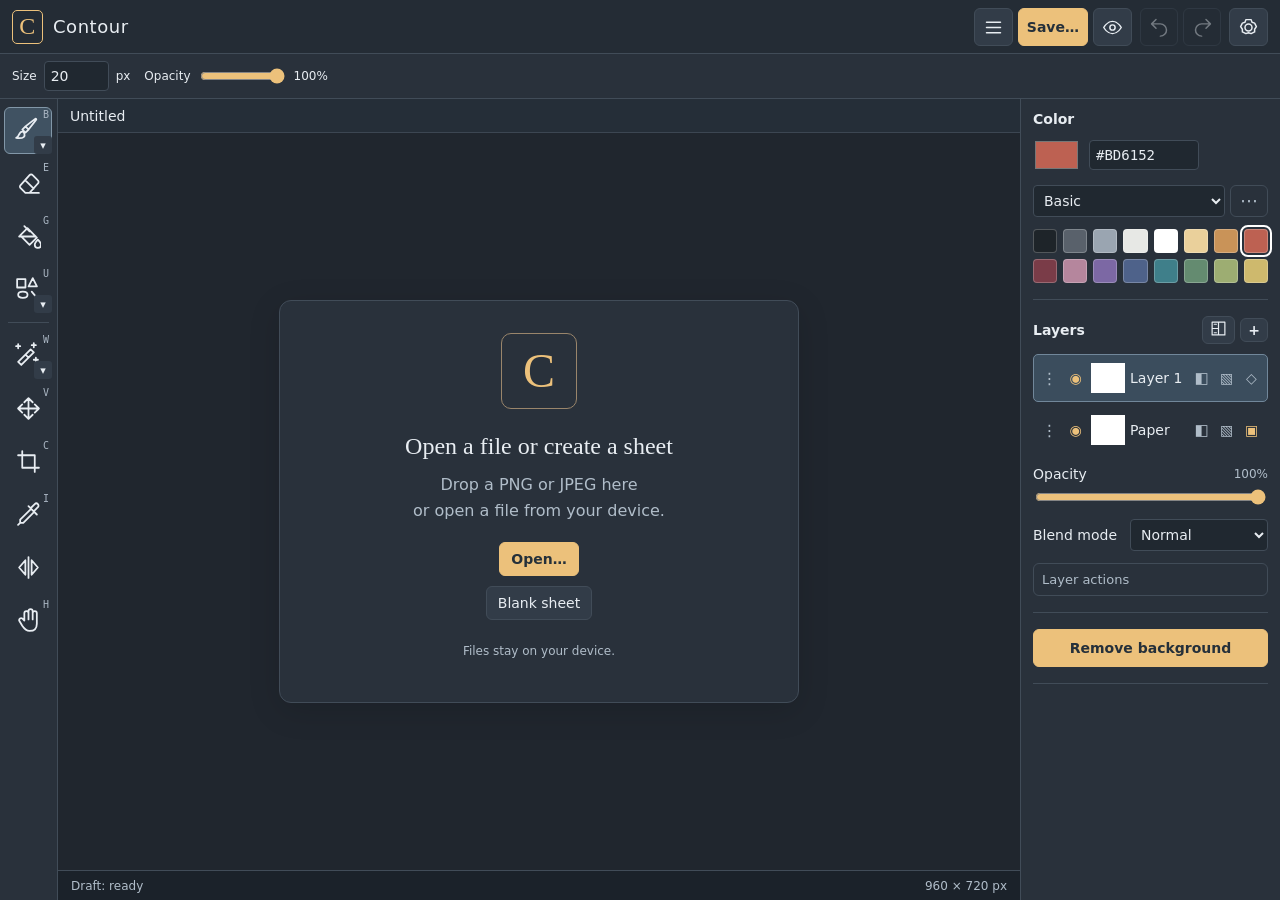
<file: index.html>
<!doctype html>
<html lang="ru">
<head>
<meta charset="utf-8">
<meta name="viewport" content="width=device-width,initial-scale=1">
<meta name="description" content="Браузерный редактор для раскрашивания: слои, выделение по цвету, отделение контура и горячие клавиши. Изображения обрабатываются на вашем устройстве.">
<title>Контур — редактор для раскрашивания</title>
<link rel="icon" href="data:image/svg+xml,%3Csvg xmlns='http://www.w3.org/2000/svg' viewBox='0 0 32 32'%3E%3Crect width='32' height='32' rx='7' fill='%23242c35'/%3E%3Cpath d='M8 23V9h16v14H8m5-5 4-8 4 8' fill='none' stroke='%23eec278' stroke-width='2'/%3E%3C/svg%3E">
<link rel="stylesheet" href="./style.css?v=0.7.4">
</head>
<body>
<header class="topbar">
<div class="brand"><span class="brand-mark">К</span><span>Контур<small>Редактор для раскрашивания · 0.7.4</small></span></div>
<nav aria-label="Файл"><button id="newDoc" title="Новый лист" aria-label="Новый лист" data-icon="file"></button><button id="openImage" title="Открыть файл (Ctrl O)" aria-label="Открыть файл" data-icon="folder"></button><button id="importLayer" title="Открыть изображение на новом слое" aria-label="Добавить изображение…" data-icon="import"></button><button id="resizeCanvas" title="Размер листа" aria-label="Размер листа" data-icon="expand"></button><button id="saveProject" class="accent" title="Сохранить как… (Ctrl S)">Сохранить ▾</button><button id="referenceToggle" title="Окно референса: изображение поверх редактора" aria-label="Открыть окно референса" data-icon="reference"></button><button id="themeToggle" title="Светлая тема" aria-label="Включить светлую тему" aria-pressed="false" data-icon="sun"></button></nav>
<div class="file-actions"><button id="help" class="help-button" aria-label="Горячие клавиши">?</button></div>
</header>
<div class="options-bar">
<div class="history"><button id="undo" title="Отменить (Ctrl Z)" aria-label="Отменить" data-icon="undo"></button><button id="redo" title="Повторить (Ctrl Shift Z)" aria-label="Повторить" data-icon="redo"></button></div>
<div id="drawingOptions" class="option-group"><label id="brushSizeControl">Размер <input id="brushSize" type="number" value="20" min="1" max="500" aria-label="Размер кисти"><span>px</span></label><label id="quickShapeControl" title="Нарисуйте почти замкнутый круг или овал и удержите кнопку мыши/перо 0,7 секунды. Shift — круг."><input id="quickShapeEnabled" type="checkbox" checked>Автофигура</label><span id="quickShapeHint" hidden></span></div>
<div id="opacityOptions" class="option-group"><label>Непрозрачность <input id="brushOpacity" type="range" min="1" max="100" value="100"><output id="brushOpacityOut">100%</output></label></div>
<div id="fillOptions" class="option-group" hidden><label title="Закрывать небольшие разрывы в границах заливки. 0 — обычная заливка.">Разрывы <input id="fillGap" type="number" min="0" max="20" value="0" aria-label="Закрытие разрывов при заливке">px</label><label title="Полупрозрачная подсказка области заливки"><input id="fillPreviewEnabled" type="checkbox" checked>Предпросмотр</label><span class="option-hint">Shift — несколько областей</span></div><div id="shapeOptions" class="option-group" hidden><label>Фигура <select id="shapePaintMode"><option value="outline">Контур</option><option value="fill">Заливка</option><option value="both">Контур и заливка</option></select></label><label id="shapeFillControl" hidden>Заливка <input id="shapeFillColor" type="color" value="#ead09b"></label><label id="polygonSidesControl" hidden>Стороны <input id="polygonSides" type="number" min="3" max="32" value="5"></label></div><label id="toleranceControl" hidden>Допуск <input id="tolerance" type="number" min="0" max="255" value="30" aria-label="Допуск выделения и заливки"></label>
<div id="transformOptions" class="option-group" hidden><label>Ширина <input id="transformWidth" type="number" min="1" max="32768" aria-label="Ширина трансформации">px</label><label>Высота <input id="transformHeight" type="number" min="1" max="32768" aria-label="Высота трансформации">px</label><label title="Сохранять пропорции при изменении размера"><input id="keepAspect" type="checkbox" checked>Пропорции</label><label>Поворот <input id="transformAngle" type="number" value="0" min="-360" max="360">°</label><button id="applyTransform">Применить</button><button id="cancelTransform" title="Отменить предварительный просмотр (Escape)">Отмена</button></div>
<div id="cropOptions" class="option-group" hidden><label>Пропорции <button id="cropRatioButton" type="button" aria-haspopup="menu" aria-expanded="false" title="Пропорции: ширина к высоте">Свободно ▾</button><select id="cropRatio" hidden><option value="0">Свободно</option><option value="1">1:1</option><option value="0.6666666667">2:3</option><option value="1.5">3:2</option><option value="0.75">3:4</option><option value="1.3333333333">4:3</option><option value="0.5625">9:16</option><option value="1.7777777778">16:9</option></select></label><label>Ширина <input id="cropWidth" type="number" min="1" max="8192">px</label><label>Высота <input id="cropHeight" type="number" min="1" max="8192">px</label><button id="applyCrop">Обрезать</button><button id="cancelCrop">Сбросить</button></div>
<div id="pathOptions" class="option-group" hidden><span id="pathHint" title="Щелчок — точка; перетаскивание — изгиб. Усы независимы; Alt связывает их. Alt + щелчок по дуге — вставить точку; Shift + щелчок по точке или усу — удалить."></span><button id="closePath" title="Соединить конец с первым узлом" aria-pressed="false">Замкнуть</button><button id="applyPath">Готово</button><button id="cancelPath">Отмена</button></div>
</div>
<main class="workspace">
  <aside class="tools" aria-label="Инструменты">
<div class="tool-group"><button data-tool="brush" title="Кисть (B)" aria-label="Кисть" data-icon="brush"><kbd>B</kbd></button><button id="brushMenuButton" class="tool-menu-arrow" aria-label="Форма кисти" aria-haspopup="menu" aria-expanded="false" aria-controls="brushMenu">▾</button></div>
<button data-tool="eraser" title="Ластик (E), временно — удерживать R" aria-label="Ластик" data-icon="eraser"><kbd>E</kbd></button>
<button data-tool="fill" title="Заливка (G)" aria-label="Заливка" data-icon="fill"><kbd>G</kbd></button>
<div class="tool-group"><button data-tool="line" title="Фигуры: линия (U), кривая (Q), круг, прямоугольник и многоугольники" aria-label="Фигуры и линии" data-icon="shapes"><kbd>U</kbd></button><button id="pathMenuButton" class="tool-menu-arrow" aria-label="Фигуры и линии" aria-haspopup="menu" aria-expanded="false">▾</button></div><div class="tool-divider"></div>
<div class="tool-group"><button data-tool="colorSelect" title="Выделение (W)" aria-label="Выделение" data-icon="wand"><kbd>W</kbd></button><button id="colorSelectionMenuButton" class="tool-menu-arrow" aria-label="Режим выделения" aria-haspopup="menu" aria-expanded="false" aria-controls="colorSelectionMenu">▾</button></div>
<button data-tool="move" title="Перемещение и трансформация (V); стрелки — 1 px, Shift — 10 px" aria-label="Перемещение и трансформация" data-icon="move"><kbd>V</kbd></button>
<button data-tool="crop" title="Обрезка (C)" aria-label="Обрезка" data-icon="crop"><kbd>C</kbd></button>
<button data-tool="picker" title="Пипетка (I), временно — Alt" aria-label="Пипетка" data-icon="picker"><kbd>I</kbd></button>
<button id="symmetryToggle" title="Симметрия: отражать рисование относительно середины листа" aria-label="Отражённое рисование" aria-pressed="false" data-icon="symmetry"></button><button data-tool="pan" title="Рука (H), временно — пробел" aria-label="Рука" data-icon="hand"><kbd>H</kbd></button>
</aside>
  <section class="canvas-area" aria-label="Рабочая область">
    <div class="document-bar"><span id="docName">Без названия</span><span id="dirtyMark" hidden>● Не сохранено</span><div class="view-controls"><button id="mirrorView" title="Зеркально отразить вид (J): для проверки пропорций; файл сохраняется в исходной ориентации" aria-label="Зеркальный вид листа" aria-pressed="false" data-icon="mirror"></button><button id="zoomOut" aria-label="Уменьшить">−</button><select id="zoom100" aria-label="Масштаб"><option value="custom" disabled>100%</option><option value="25">25%</option><option value="50">50%</option><option value="100" selected>100%</option><option value="200">200%</option><option value="400">400%</option><option value="800">800%</option><option value="1600">1600%</option><option value="3200">3200%</option><option value="6400">6400%</option></select><button id="zoomIn" aria-label="Увеличить">+</button><button id="fit">Вписать</button></div>
    <div id="fileNotice" class="file-notice" role="status" aria-live="polite" hidden><span id="fileNoticeText"></span><button id="dismissFileNotice" aria-label="Закрыть сообщение">×</button></div>
    </div>
    <div id="viewport" tabindex="0" aria-label="Лист. Пробел — перемещение, колесо — прокрутка, Ctrl и колесо — масштаб.">
      <div id="canvasStage"><div id="canvasWrap"><div id="canvasSizePreview" hidden></div><div id="canvasHandles" hidden><button data-canvas-edge="e" title="Изменить ширину листа" aria-label="Изменить ширину листа"></button><button data-canvas-edge="s" title="Изменить высоту листа" aria-label="Изменить высоту листа"></button><button data-canvas-edge="se" title="Изменить размер листа" aria-label="Изменить размер листа"></button></div><button id="rotationHandle" title="Повернуть: тяните маркер · Shift — шаг 15°" aria-label="Повернуть слой" hidden>↻</button><canvas id="display"></canvas><canvas id="overlay" aria-hidden="true"></canvas><svg id="maskOutline" aria-hidden="true" preserveAspectRatio="none" hidden><path vector-effect="non-scaling-stroke"/></svg><svg id="selectionOutline" aria-hidden="true" preserveAspectRatio="none" hidden><path class="selection-white" vector-effect="non-scaling-stroke"/><path class="selection-ants" vector-effect="non-scaling-stroke"/></svg><div id="toolCursorLayer" aria-hidden="true"><div id="toolCursor" hidden></div><div id="mirroredToolCursor" hidden></div></div></div></div>
      <div id="welcome"><div class="welcome-card"><div class="welcome-symbol">К</div><h1>Откройте файл или создайте лист</h1><p>Перетащите PNG или JPEG сюда<br>или откройте файл с компьютера.</p><button class="accent" id="welcomeOpen">Открыть файл</button><button id="welcomeBlank">Чистый лист</button><p class="privacy">Файлы остаются на вашем устройстве.</p></div></div>
    </div>
    <footer class="statusbar"><span id="draftStatus" title="Черновик хранится в этом браузере. Сохраните файл .contour на компьютере для продолжения работы со слоями.">Черновик: проверяю…</span><span id="dimensions">960 × 720 px</span></footer><span id="status" class="sr-only" role="status" aria-live="polite"></span>
  </section>
  <aside class="sidebar">
    <section class="color-panel"><div class="section-title">Цвет</div><div class="color-row"><input id="color" type="color" value="#bd6152" aria-label="Цвет рисования"><input id="colorHex" value="#BD6152" maxlength="7" aria-label="Цвет в формате HEX" spellcheck="false"></div><div class="palette-controls"><select id="paletteSelect" aria-label="Выбрать палитру"></select><button id="palettePick" title="Собрать палитру пипеткой: выбирайте цвета на листе" aria-label="Собирать цвета пипеткой в палитру" aria-pressed="false" data-icon="picker"></button><button id="newPalette" title="Создать палитру" aria-label="Создать палитру">+</button><button id="editPalette" title="Название и цвета палитры" aria-label="Редактировать палитру" data-icon="edit"></button></div><div id="palette" class="palette" aria-label="Палитра"></div><div id="recentColors" class="recent-colors" aria-label="Последние цвета вне палитр" hidden></div></section>
<section class="selection-panel"><div class="section-title">Выделение <kbd>W</kbd><div class="selection-combine"><button id="subtractSelection" title="Вычитать из выделения (Alt)" aria-label="Вычитать из выделения" aria-pressed="false">−</button><button id="addSelection" title="Добавлять к выделению (Shift)" aria-label="Добавлять к выделению" aria-pressed="false">+</button></div></div><div class="selection-actions"><button id="invertSelection">Инверсия</button><button id="deselect">Снять</button></div></section>
    <section class="layer-panel"><div class="section-title">Слои <span class="layer-title-actions"><button id="layerMaskMenuButton" title="Маска текущего слоя" aria-label="Настроить маску слоя" aria-haspopup="menu" aria-expanded="false" data-icon="mask"></button><button id="addLayer" aria-label="Добавить слой" title="Новый прозрачный слой">+</button></span></div><div id="layers" aria-label="Список слоёв"></div><div class="layer-settings"><label>Непрозрачность <output id="layerOpacityOut">100%</output><input id="layerOpacity" type="range" min="0" max="100" value="100"></label><label>Наложение<select id="blendMode"><option value="source-over">Обычное</option><option value="multiply">Умножение</option><option value="screen">Экран</option><option value="overlay">Перекрытие</option><option value="darken">Затемнение</option><option value="lighten">Осветление</option></select></label></div><div class="layer-actions"><button id="layerUp" title="Выше">↑</button><button id="layerDown" title="Ниже">↓</button><button id="duplicateLayer" title="Дублировать слой">Дубликат</button><button id="deleteLayer" title="Удалить слой">Удалить</button></div><div class="layer-merge-actions"><button id="mergeDown" title="Объединить текущий слой с нижним">Объединить вниз</button><button id="mergeVisible" title="Объединить видимые слои, сохранив вид изображения">Объединить видимые</button></div><div class="layer-background-action"><button id="extractOutline" class="accent" title="Удалить белый фон и скопировать контур на новый слой">Удалить фон</button></div></section>
  </aside>
</main>
<input id="layerImageInput" type="file" accept=".tif,.tiff,image/png,image/jpeg,image/webp,image/gif,image/bmp,image/tiff" hidden>
<input id="imageInput" type="file" accept=".contour,.tif,.tiff,image/png,image/jpeg,image/webp,image/gif,image/bmp,image/tiff" hidden>
<div id="colorSelectionMenu" class="tool-menu" role="menu" aria-label="Режим выделения" hidden><button role="menuitemradio" aria-checked="true" data-selection-mode="region">Одна область по цвету</button><button role="menuitemradio" aria-checked="false" data-selection-mode="global">Весь цвет</button><button role="menuitemradio" aria-checked="false" data-selection-mode="rect">Прямоугольник <kbd>M</kbd></button><button role="menuitemradio" aria-checked="false" data-selection-mode="lasso">Лассо <kbd>L</kbd></button></div>
<div id="brushMenu" class="tool-menu" role="menu" aria-label="Форма кисти" hidden><button role="menuitemradio" aria-checked="true" data-brush-shape="round">Круглая кисть</button><button role="menuitemradio" aria-checked="false" data-brush-shape="square">Квадратная кисть</button></div>
<dialog id="saveDialog"><form method="dialog"><h2>Сохранить файл</h2><label>Формат <select id="saveFormat"><option value="contour">Проект Контур (.contour)</option><option value="png">Изображение PNG</option><option value="jpeg">Изображение JPEG</option><option value="tiff">Изображение TIFF</option></select></label><p id="saveDescription">Файл .contour сохраняет все слои для продолжения работы. Он загружается на Ваш компьютер; откройте его снова кнопкой «Открыть файл».</p><label id="jpegOptions" hidden>Качество JPEG <input id="jpegQuality" type="range" min="50" max="100" value="95"><output id="jpegQualityOut">95%</output></label><p id="saveError" class="dialog-error"></p><div class="dialog-actions"><button>Отмена</button><button id="doSave" type="button" class="accent">Сохранить</button></div></form></dialog>
<dialog id="paletteDialog"><form method="dialog"><h2>Палитра</h2><label>Название <input id="paletteName" maxlength="80" required></label><div id="paletteEditor" class="palette-editor"></div><div class="palette-workbench"><div><div id="paletteColorField" tabindex="0" role="slider" aria-label="Насыщенность и яркость цвета"><span id="paletteColorMarker"></span></div><label class="hue-label">Оттенок <input id="paletteHue" type="range" min="0" max="360" value="0"></label></div><div class="palette-value-controls"><label>Цвет <input id="paletteColorInput" type="color" value="#bd6152"></label><label>HEX <input id="paletteHex" maxlength="7" value="#BD6152" spellcheck="false"></label><button id="applyPaletteColor" type="button">Вставить цвет</button><button id="addPaletteColor" type="button">Текущий цвет</button><button id="clearPaletteSlot" type="button">Очистить слот</button></div></div><button id="morePaletteSlots" type="button">Ещё 8 слотов</button><details class="gradient-palette"><summary>Переход между двумя цветами</summary><div class="gradient-controls"><label>Начало <input id="gradientStart" type="color" value="#3f7f8a"></label><label>Конец <input id="gradientEnd" type="color" value="#ead09b"></label><button id="generateGradient" type="button" title="Заполнить все слоты плавным переходом между выбранными цветами">Заполнить слоты</button></div></details><p id="paletteError" class="dialog-error"></p><p class="muted">Палитры сохраняются в этом браузере.</p><div class="dialog-actions"><button>Отмена</button><button id="savePalette" type="button" class="accent">Сохранить палитру</button></div></form></dialog>
<div id="cropRatioMenu" class="tool-menu ratio-menu" role="menu" aria-label="Пропорции обрезки" hidden></div>
<div id="pathMenu" class="tool-menu" role="menu" aria-label="Фигуры и линии" hidden><button data-path-tool="line" role="menuitemradio" aria-checked="true">Линия <kbd>U</kbd></button><button data-path-tool="curve" role="menuitemradio" aria-checked="false">Кривая Безье <kbd>Q</kbd></button><button data-path-tool="ellipse" role="menuitemradio" aria-checked="false">Круг / овал</button><button data-path-tool="rectangle" role="menuitemradio" aria-checked="false">Прямоугольник</button><button data-path-tool="triangle" role="menuitemradio" aria-checked="false">Треугольник</button><button data-path-tool="polygon" role="menuitemradio" aria-checked="false">Правильный многоугольник</button></div>
<div id="layerMaskMenu" class="tool-menu" role="menu" aria-label="Маска слоя" hidden><button id="maskFromSelection">Из выделения</button><button id="maskFromAlpha">По непрозрачным пикселям</button><button id="removeMask">Удалить маску</button></div>
<dialog id="canvasDialog"><form method="dialog"><h2>Размер листа</h2><div class="size-fields"><label>Ширина, px<input id="canvasWidth" type="number" min="1" max="8192" required></label><label>Высота, px<input id="canvasHeight" type="number" min="1" max="8192" required></label></div><label>Закрепить рисунок <select id="canvasAnchor"><option value="nw">Слева сверху</option><option value="n">По центру сверху</option><option value="ne">Справа сверху</option><option value="w">Слева по центру</option><option value="center">По центру</option><option value="e">Справа по центру</option><option value="sw">Слева снизу</option><option value="s">По центру снизу</option><option value="se">Справа снизу</option></select></label><p class="muted">Рисунок сохраняет размер. Новые области бумаги — белые, остальных слоёв — прозрачные.</p><p id="canvasError" class="dialog-error"></p><div class="dialog-actions"><button>Отмена</button><button id="applyCanvasSize" type="button" class="accent">Изменить размер</button></div></form></dialog>
<dialog id="newDialog"><form method="dialog"><h2>Новый лист</h2><div class="preset-controls"><label>Заготовка <select id="canvasPreset" aria-label="Заготовки размеров листа"></select></label><button id="saveCanvasPreset" type="button" title="Сохранить эти размеры как заготовку" aria-label="Добавить заготовку листа">+</button><button id="renameCanvasPreset" type="button" title="Переименовать выбранную заготовку" aria-label="Переименовать заготовку" data-icon="edit"></button><button id="rotateCanvasPreset" type="button" title="Поменять ширину и высоту местами" aria-label="Сменить ориентацию листа">↔</button></div><p class="muted preset-note">Размеры A4 и A5 рассчитаны для печати при 300 dpi.</p><div class="size-fields"><label>Ширина, px<input id="newWidth" type="number" min="1" max="8192" value="960" required></label><label>Высота, px<input id="newHeight" type="number" min="1" max="8192" value="720" required></label></div><label><input id="newWhite" type="checkbox" checked>Белый фоновый слой</label><p class="dialog-error" id="newError"></p><div class="dialog-actions"><button value="cancel">Отмена</button><button id="createDoc" class="accent" type="button">Создать</button></div></form></dialog>
<dialog id="outlineDialog"><form method="dialog"><h2>Удалить белый фон</h2><p>Для чёрных и серых линий на белой или светлой бумаге. Контур появится на одном новом прозрачном слое. Исходный рисунок сохранится скрытым.</p><label>Белая точка <input id="whitePoint" type="range" min="160" max="255" value="250"><output id="whitePointOut">250</output></label><p class="muted">Пиксели светлее этого значения станут прозрачными. Серые края сохранят частичную прозрачность.</p><div class="dialog-actions"><button value="cancel">Отмена</button><button id="doExtract" type="button" class="accent">Удалить фон</button></div></form></dialog>
<dialog id="projectPreviewDialog"><h2>Открыть проект</h2><div class="project-preview"><img id="projectPreviewImage" alt="Предпросмотр проекта"><div><p id="projectPreviewName"></p><p id="projectPreviewInfo"></p></div></div><p id="projectPreviewError" class="dialog-error"></p><div class="dialog-actions"><button id="cancelProjectPreview">Отмена</button><button id="chooseProjectAgain">Другой файл</button><button id="confirmProjectPreview" class="accent">Открыть проект</button></div></dialog><aside id="referenceWindow" class="reference-window" aria-label="Окно референса" hidden><header id="referenceHeader"><span>Референс</span><button id="minimizeReference" title="Свернуть или развернуть референс" aria-label="Свернуть референс">−</button><button id="closeReference" title="Закрыть окно референса" aria-label="Закрыть референс">×</button></header><div id="referenceBody"><div class="reference-controls"><button id="openReference" title="Открыть изображение для референса" data-icon="folder" aria-label="Открыть референс"></button><button id="referencePick" title="Пипетка: щёлкните по изображению, чтобы взять цвет" aria-label="Пипетка референса" aria-pressed="true" data-icon="picker"></button><button id="referenceZoomOut" title="Уменьшить референс">−</button><button id="referenceFit" title="Вписать референс">Вписать</button><button id="referenceZoomIn" title="Увеличить референс">+</button><label title="Добавлять цвета, выбранные пипеткой, в собственную палитру"><input id="referenceToPalette" type="checkbox">В палитру</label></div><div id="referenceViewport"><canvas id="referenceCanvas" hidden></canvas><p id="referenceEmpty">Откройте изображение. Пипетка позволяет собрать палитру вручную.</p></div><p id="referenceError" class="dialog-error" hidden></p></div></aside><input id="referenceInput" type="file" accept="image/png,image/jpeg,image/webp,image/gif,image/bmp,.tif,.tiff" hidden><dialog id="helpDialog"><form method="dialog"><h2>Горячие клавиши</h2><p>Работают в английской и русской раскладках. В полях ввода клавиши сохраняют обычное поведение.</p><div class="shortcut-grid"><kbd>B / E / G</kbd><span>Кисть / ластик / заливка</span><kbd>W / M / L</kbd><span>Выделение / прямоугольник / лассо</span><kbd>U / Q</kbd><span>Прямая линия / непрерывная кривая Безье</span><kbd>Q: щелчок / перетаскивание</kbd><span>Добавить точку / вытянуть усы нового узла</span><kbd>Q: перетаскивание уса / Alt</kbd><span>Один ус / оба симметрично</span><kbd>Q: Alt + щелчок по дуге</kbd><span>Вставить точку с сохранением формы</span><kbd>Q: Shift + щелчок</kbd><span>Удалить точку или убрать ус</span><kbd>Q: Alt + перетаскивание точки</kbd><span>Вытянуть исходящий ус</span><kbd>Q: Enter / правый щелчок</kbd><span>Завершить путь; Backspace — удалить узел</span><kbd>Кисть: удержание / Shift</kbd><span>Выровнять овал / сделать круг</span><kbd>Enter / Escape</kbd><span>Применить / отменить кривую или предварительный поворот</span><kbd>V / C / I / H</kbd><span>Трансформация / обрезка / пипетка / рука</span><kbd>Alt / R / Пробел</kbd><span>Удерживать: пипетка / ластик / рука</span><kbd>Стрелки / Shift</kbd><span>Перемещение на 1 / 10 px в инструменте V</span><kbd>Enter / Escape</kbd><span>Применить обрезку / отменить жест или обрезку</span><kbd>Ctrl C / X / V</kbd><span>Копировать / вырезать / вставить на новый слой</span><kbd>Ctrl Z / Shift Z</kbd><span>Отменить / повторить</span><kbd>Ctrl Shift O</kbd><span>Добавить изображение на новый слой</span><kbd>Ctrl O / S</kbd><span>Открыть файл / сохранить как…</span><kbd>Ctrl A / D</kbd><span>Выделить всё / снять выделение</span><kbd>Shift / Alt</kbd><span>Добавлять / вычитать при выделении</span><kbd>Delete / Backspace</kbd><span>Очистить пиксели внутри выделения</span><kbd>Ctrl + колесо</kbd><span>Масштаб около курсора</span><kbd>[ / ]</kbd><span>Изменить размер кисти</span><kbd>F + перетаскивание</kbd><span>Изменить размер кисти движением мыши</span><kbd>D + перетаскивание</kbd><span>Переместить только контур выделения</span><kbd>J</kbd><span>Временно зеркально отразить вид листа</span><kbd>Заливка: Shift + перетаскивание</kbd><span>Залить несколько областей одним действием</span><kbd>Фигуры: Shift</kbd><span>Круг или квадрат при перетаскивании</span></div><p class="muted">На Mac вместо Ctrl используйте ⌘. Системные сочетания и некоторые команды браузера могут иметь приоритет.</p><div class="dialog-actions"><button class="accent">Закрыть</button></div></form></dialog>
<dialog id="draftDialog"><h2>Найден автоматический черновик</h2><p id="draftDescription"></p><p class="muted">Черновик сохранён в этом браузере со всеми слоями. История отмены и выделение не восстанавливаются.</p><p id="draftError" class="dialog-error"></p><div class="dialog-actions"><button id="skipDraft">Начать заново</button><button id="restoreDraft" class="accent">Восстановить</button></div></dialog>
<script src="./core.js?v=0.7.4"></script><script src="./draft.js?v=0.7.4"></script><script src="./formats.js?v=0.7.4"></script><script src="./i18n.js?v=0.7.4"></script><script src="./app.js?v=0.7.4"></script><script src="./interface.js?v=0.7.4"></script>
</body>
</html>
</file>
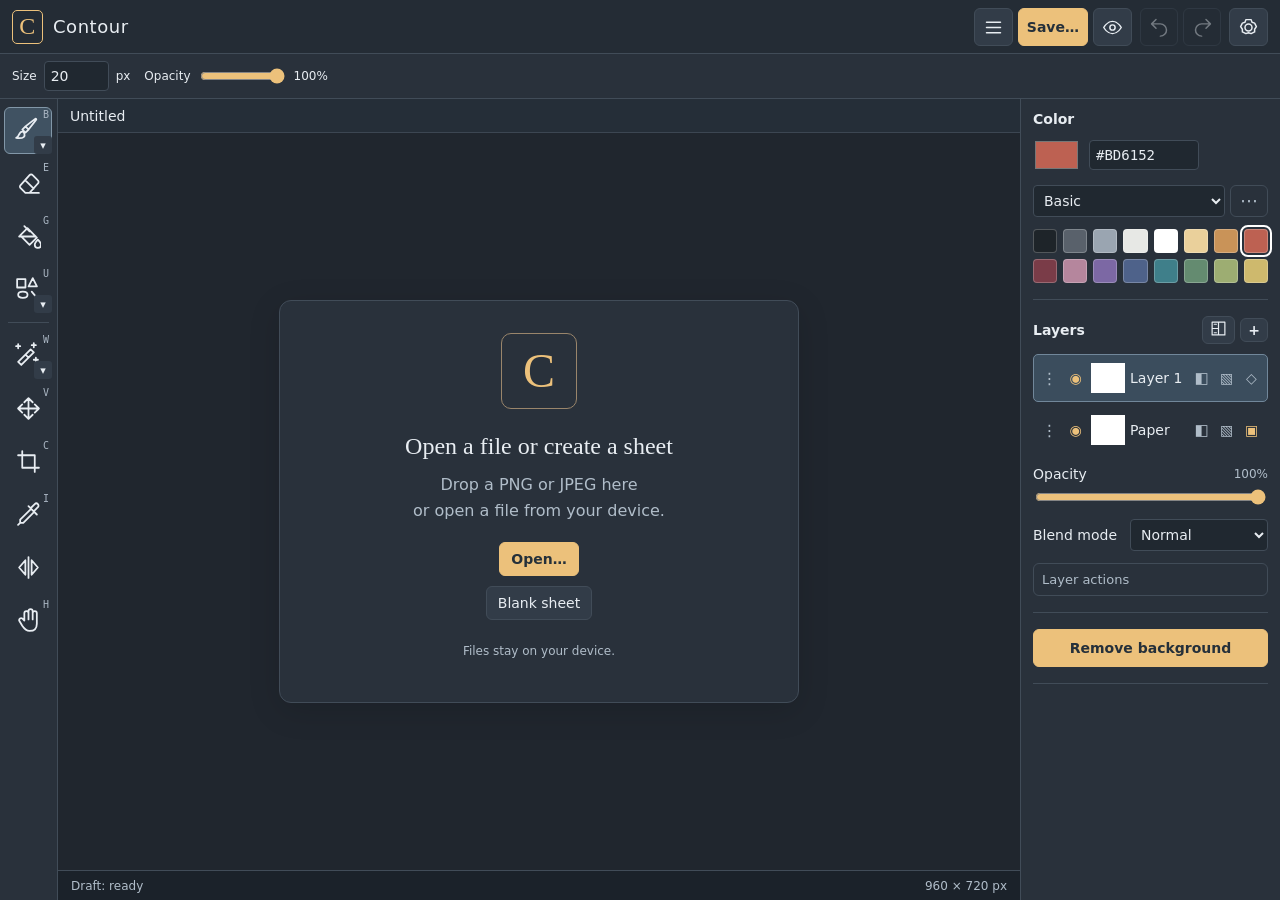
<file: Kontur.html>
<!doctype html>
<html lang="ru">
<head>
<meta charset="utf-8">
<meta name="viewport" content="width=device-width,initial-scale=1">
<meta name="description" content="Браузерный редактор для раскрашивания: слои, выделение по цвету, отделение контура и горячие клавиши. Изображения обрабатываются на вашем устройстве.">
<title>Контур — редактор для раскрашивания</title>
<link rel="icon" href="data:image/svg+xml,%3Csvg xmlns='http://www.w3.org/2000/svg' viewBox='0 0 32 32'%3E%3Crect width='32' height='32' rx='7' fill='%23242c35'/%3E%3Cpath d='M8 23V9h16v14H8m5-5 4-8 4 8' fill='none' stroke='%23eec278' stroke-width='2'/%3E%3C/svg%3E">
<style>:root{color-scheme:dark;--bg:#20262e;--panel:#29313b;--panel2:#323c48;--border:#414c58;--text:#e8edf2;--muted:#b0bdc9;--accent:#ecc17b;--ink:#25303a;font-family:system-ui,-apple-system,"Segoe UI",sans-serif;font-size:16px}*{box-sizing:border-box}body{margin:0;background:var(--bg);color:var(--text);height:100dvh;display:grid;grid-template-rows:auto auto minmax(0,1fr);overflow:hidden}button,input,select{font:inherit}button{border:1px solid var(--border);border-radius:6px;background:var(--panel2);color:var(--text);padding:8px 11px;font-size:.875rem;cursor:pointer;white-space:nowrap}button:hover{background:#424f5e;border-color:#778697}button:disabled{opacity:.4;cursor:default}button:focus-visible,input:focus-visible,select:focus-visible{outline:2px solid var(--accent);outline-offset:2px}button.accent{background:var(--accent);border-color:var(--accent);color:#25303a;font-weight:600}button.accent:hover{background:#f5d39c}input:not([type=checkbox]):not([type=range]):not([type=color]),select{color:var(--text);background:#202830;border:1px solid var(--border);border-radius:4px;padding:6px;font-size:.875rem;min-width:0}input[type=range]{width:100%;accent-color:var(--accent)}input[type=checkbox]{accent-color:var(--accent)}kbd{font:500 .75rem ui-monospace,monospace;color:var(--muted);white-space:nowrap}button kbd{margin-left:8px}.topbar{min-height:76px;display:flex;align-items:center;gap:24px;padding:14px 20px;border-bottom:1px solid var(--border);background:#242c35;flex-wrap:wrap}.brand{display:flex;align-items:center;gap:10px;min-width:204px;letter-spacing:.03em;font-size:1.25rem}.brand small{display:block;font-size:.75rem;font-weight:400;letter-spacing:0;color:var(--muted);margin-top:3px}.brand-mark{width:36px;height:39px;border:1px solid var(--accent);color:var(--accent);display:grid;place-items:center;font-family:Georgia,serif;font-size:1.7rem;border-radius:5px}.topbar nav,.file-actions{display:flex;gap:7px;align-items:center}.file-actions{margin-left:auto}.help-button{width:34px}.options-bar{display:flex;align-items:center;gap:16px;padding:10px 18px;background:var(--panel);border-bottom:1px solid var(--border);flex-wrap:wrap;font-size:.875rem}.options-bar label{display:flex;gap:7px;align-items:center;white-space:nowrap}.options-bar input[type=number]{width:58px}.options-bar input[type=range]{width:85px}.options-bar output{width:36px;font-size:.75rem;font-variant-numeric:tabular-nums}.history{display:flex;gap:5px;border-right:1px solid var(--border);padding-right:15px}.history button{padding:4px 8px;background:none}.workspace{display:grid;grid-template-columns:76px minmax(0,1fr) 276px;min-height:0;height:auto}.tools{padding:12px 7px;background:var(--panel);border-right:1px solid var(--border);overflow:auto}.tools button{position:relative;background:transparent;border-color:transparent;padding:6px 3px;width:60px;display:flex;flex-direction:column;align-items:center;margin-bottom:5px;min-height:55px}.tools button>span{font-size:1.5rem;line-height:1.4}.tools button small{font-size:.75rem}.tools button kbd{position:absolute;right:2px;top:2px;font-size:.75rem;color:#aab6c3}.tools button.selected{background:#405262;border-color:#8297a8}.tool-divider{height:1px;background:var(--border);margin:9px 4px}.canvas-area{min-width:0;min-height:0;display:flex;flex-direction:column;background:#1b222a}.document-bar{height:46px;flex-shrink:0;display:flex;gap:16px;align-items:center;padding:0 16px;background:#252e38;border-bottom:1px solid #3c4652;font-size:.875rem}.document-bar #docName{max-width:40%;overflow:hidden;text-overflow:ellipsis;white-space:nowrap}.document-bar #dirtyMark{color:var(--accent);font-size:.75rem}.view-controls{margin-left:auto;display:flex;align-items:center;gap:4px}.view-controls button{padding:4px 9px;background:transparent}.view-controls #zoom100{min-width:55px;font-variant-numeric:tabular-nums}#viewport{position:relative;overflow:auto;flex:1;min-height:0;touch-action:none;overscroll-behavior:contain;background-color:#1c242c;background-image:radial-gradient(#39424d .65px,transparent .65px);background-size:12px 12px}#canvasWrap{position:relative;margin:36px;box-shadow:0 4px 28px #0006;background-color:#f0f0f0;background-image:linear-gradient(45deg,#ddd 25%,transparent 25%),linear-gradient(-45deg,#ddd 25%,transparent 25%),linear-gradient(45deg,transparent 75%,#ddd 75%),linear-gradient(-45deg,transparent 75%,#ddd 75%);background-size:20px 20px;background-position:0 0,0 10px,10px -10px,-10px 0}canvas#display{display:block;width:100%;height:100%}canvas#overlay{position:absolute;inset:0;width:100%;height:100%;pointer-events:none}.statusbar{display:flex;align-items:center;gap:14px;min-height:34px;font-size:.75rem;padding:7px 13px;border-top:1px solid var(--border);color:var(--muted);flex-wrap:wrap}.statusbar #status{margin-right:auto;flex:1;min-width:120px}.statusbar #dimensions,.statusbar #selectionInfo{white-space:nowrap}.sidebar{background:var(--panel);border-left:1px solid var(--border);padding:17px 15px;overflow:auto}.sidebar section{padding-bottom:18px;margin-bottom:18px;border-bottom:1px solid var(--border)}.section-title{font-size:.875rem;display:flex;justify-content:space-between;align-items:center;margin-bottom:13px;font-weight:600}.section-title kbd{font-weight:400}.color-row{display:flex;gap:9px;align-items:center}.color-row input[type=color]{padding:0;border:0;width:47px;height:36px;cursor:pointer;background:none}.color-row #colorHex{width:110px;font-family:ui-monospace,monospace}.palette{display:grid;grid-template-columns:repeat(8,1fr);gap:6px;margin-top:12px}.palette button{width:100%;aspect-ratio:1;padding:0;min-height:21px;border:1px solid #ffffff3b;border-radius:4px}.palette button.active{outline:2px solid #fff;outline-offset:2px}.selection-panel p{color:var(--muted);font-size:.875rem;line-height:1.5;margin:0 0 12px}.button-stack{display:flex;flex-direction:column;gap:6px}.button-stack button{display:flex;justify-content:space-between;text-align:left;padding:8px}.selection-actions{display:flex;gap:7px;margin-top:8px}.selection-actions button{flex:1}.small-label{font-size:.875rem;display:flex;align-items:center;gap:5px;margin:13px 0}.small-label kbd{margin-left:auto}.outline-button{width:100%;white-space:normal;color:var(--accent);border-color:#897553;background:#363632}.section-title>button{padding:2px 10px;font-size:1.25rem}.layer-row{display:flex;gap:5px;align-items:center;padding:8px 5px;border:1px solid transparent;border-radius:5px;margin-bottom:4px;cursor:pointer}.layer-row.active{background:#3b4d5d;border-color:#71879a}.layer-row button{border:0;background:none;padding:2px;min-width:21px;color:var(--muted)}.layer-row button[aria-pressed=true]{color:var(--accent)}.layer-row img{width:34px;height:30px;object-fit:contain;image-rendering:auto;border:1px solid #ffffff38;background:#fff}.layer-name{font-size:.875rem;flex:1;overflow:hidden;text-overflow:ellipsis;white-space:nowrap;min-width:0}.layer-settings label{font-size:.875rem;display:flex;align-items:center;justify-content:space-between;gap:5px;flex-wrap:wrap;margin-top:12px}.layer-settings output{color:var(--muted);font-size:.75rem}.layer-settings select{width:138px}.layer-actions{display:flex;gap:4px;margin-top:12px}.layer-actions button{font-size:.75rem;padding:6px}.sidebar-note{font-size:.75rem;color:var(--muted);line-height:1.6}#welcome{position:absolute;inset:0;display:flex;flex-direction:column;align-items:center;justify-content:center;gap:10px;background:#1c242cf5;text-align:center;padding:25px}#welcome[hidden]{display:none}.welcome-symbol{font-family:Georgia,serif;font-size:3rem;color:var(--accent);border:1px solid #99856b;width:76px;height:76px;display:grid;place-items:center;border-radius:10px}#welcome h1{font:400 1.7rem Georgia,serif;margin:12px 0 0}#welcome p{font-size:1rem;color:var(--muted);line-height:1.6;margin:0 0 9px}#welcome .privacy{font-size:.75rem;margin-top:12px}dialog{max-width:min(620px,94vw);max-height:90dvh;overflow:auto;background:var(--panel);border:1px solid #6b7b8c;border-radius:12px;color:var(--text);padding:28px;box-shadow:0 20px 80px #0007}dialog::backdrop{background:#070d16b0}dialog h2{font:400 1.5rem Georgia,serif;margin:0 0 16px}dialog p{font-size:.95rem;line-height:1.6;color:var(--muted)}dialog label{display:flex;align-items:center;gap:9px;margin:16px 0;font-size:.875rem}dialog .size-fields{display:flex;gap:18px}dialog .size-fields label{display:flex;flex-direction:column;align-items:start}dialog .size-fields input{width:150px}dialog input[type=range]{max-width:240px}.dialog-actions{display:flex;justify-content:flex-end;gap:9px;margin-top:25px}.dialog-error{color:#ffb3a3}.shortcut-grid{display:grid;grid-template-columns:max-content 1fr;gap:12px 18px;margin:20px 0}.shortcut-grid kbd{color:var(--accent);font-size:.875rem}.shortcut-grid span{font-size:.875rem}.muted{font-size:.875rem!important;color:var(--muted)}[hidden]{display:none!important}@media(max-width:1120px){.topbar{gap:12px;padding:10px}.brand{min-width:165px}.brand small{font-size:.75rem}.topbar button kbd{display:none}.workspace{grid-template-columns:67px minmax(0,1fr) 250px}.tools{padding:10px 3px}.sidebar{padding:14px 10px}.options-bar{gap:10px}.document-bar{padding:0 8px}#dirtyMark{display:none!important}.history span{display:none}.file-actions{margin-left:0}}@media(max-width:760px){body{height:auto;display:block;overflow:auto}.topbar{gap:9px;align-items:center}.brand{width:100%}.topbar nav,.file-actions{flex-wrap:wrap}.topbar button{padding:6px 8px}.options-bar{padding:9px;gap:9px;font-size:.875rem}.options-bar input[type=range]{width:60px}.workspace{height:auto;min-height:75dvh;grid-template-columns:60px minmax(0,1fr)}.canvas-area{height:70dvh;min-height:440px}.tools button{width:52px}.sidebar{grid-column:1/-1;border-top:1px solid var(--border);border-left:0;display:grid;grid-template-columns:repeat(2,minmax(0,1fr));gap:15px}.sidebar section{min-width:0}.layer-panel{grid-column:1/-1}.sidebar-note{grid-column:1/-1}.button-stack button{font-size:.875rem;white-space:normal}.button-stack kbd{display:none}.document-bar{gap:5px}.document-bar #docName{max-width:35%}.view-controls{gap:2px}.view-controls button{padding:4px 6px}.shortcut-grid{grid-template-columns:1fr;gap:7px}.shortcut-grid span{margin-bottom:8px}.statusbar #selectionInfo{display:none}}@media(prefers-reduced-motion:no-preference){button{transition:background .12s,border-color .12s}}

.document-bar{position:relative}
.file-notice{position:absolute;z-index:20;top:calc(100% + 8px);left:8px;right:8px;max-height:min(180px,40dvh);overflow:auto;box-shadow:0 4px 18px #0005;border:1px solid #607d99;border-radius:8px;display:flex;align-items:center;gap:12px;flex-shrink:0;padding:12px 16px;border-bottom:1px solid #607d99;background:#293f52;font-size:.95rem;line-height:1.5}.file-notice.error{background:#53342f;border-color:#be7669;color:#ffe1da}.file-notice span{flex:1;overflow-wrap:anywhere}.file-notice button{padding:1px 9px;align-self:flex-start;background:transparent;border-color:currentColor;color:inherit;font-size:1.2rem}
.brush-smoothing{display:flex;flex-wrap:wrap;align-items:center;gap:7px;font-size:.875rem;margin-top:17px}.brush-smoothing output{margin-left:auto;color:var(--muted);font-size:.75rem}.brush-smoothing input{flex-basis:100%}.smoothing-hint{font-size:.75rem;color:var(--muted);line-height:1.5;margin:7px 0 0}

#canvasWrap.pixel-view canvas{image-rendering:pixelated}.view-controls select{width:96px;padding:4px 6px;background:transparent;font-variant-numeric:tabular-nums}.view-controls select option{background:#252e38}
#toolCursorLayer{position:absolute;inset:0;overflow:hidden;pointer-events:none}#toolCursor{position:absolute;pointer-events:none;border:1px solid #fff;box-shadow:0 0 0 1px #111;background:transparent}#toolCursor.round{border-radius:50%}

.brush-edge-option{margin-bottom:0}

.tools .tool-icon{display:block;width:25px;height:34px}#selectionOutline{position:absolute;inset:0;width:100%;height:100%;pointer-events:none;fill:none}#selectionOutline path{stroke-width:1.25;stroke-linejoin:miter}.selection-white{stroke:#fff}.selection-ants{stroke:#111;stroke-dasharray:5 5;animation:selection-march .8s linear infinite}@keyframes selection-march{to{stroke-dashoffset:-10}}.selection-outline-toggle{margin-top:8px;width:100%;font-size:.75rem}#toolCursor{border-color:var(--cursor-color,#fff);box-shadow:0 0 0 1px #fff,0 0 0 2px #111}#draftStatus{font-size:.75rem;white-space:nowrap}#draftStatus.error{color:#ffb3a3}.tools button.temporary{border-color:var(--accent);background:#405262}@media(prefers-reduced-motion:reduce){.selection-ants{animation:none}}

#viewport{outline:none}#viewport.keyboard-focus:focus-visible{outline:2px solid var(--accent);outline-offset:2px}

.tools .tool-group{position:relative;width:60px;margin-bottom:5px}.tools .tool-group>[data-tool]{margin-bottom:0}.tools .tool-menu-arrow{position:absolute;right:1px;bottom:1px;display:grid;place-items:center;width:20px;height:20px;min-height:0;margin:0;padding:0;border-radius:3px;font-size:.9rem;background:var(--panel2);border:1px solid var(--border)}.tools .tool-menu-arrow.selected{background:#405262;border-color:#8297a8}.tool-menu{position:fixed;z-index:50;width:min(290px,calc(100vw - 16px));padding:5px;background:var(--panel);border:1px solid #8297a8;border-radius:7px;box-shadow:0 8px 24px #0007}.tool-menu button{width:100%;display:flex;align-items:center;gap:10px;text-align:left;white-space:normal;background:transparent;border-color:transparent;padding:10px 8px}.tool-menu button[aria-checked=true]{background:#405262}.tool-menu button small{display:block;font-size:.75rem;color:var(--muted);line-height:1.4;margin-top:3px}.mode-icon{font-size:1.4rem}.mode-check{margin-left:auto;color:var(--accent);visibility:hidden}.tool-menu button[aria-checked=true] .mode-check{visibility:visible}.selection-mode-label{padding:5px 9px;border:1px solid var(--border);border-radius:4px;color:var(--muted);white-space:nowrap}@media(max-width:760px){.tools .tool-group{width:52px}}

/* Compact editor panels, 0.2 */
.topbar{min-height:60px;padding:9px 16px;gap:18px}.brand{min-width:220px}.topbar nav>button[data-icon]{padding:7px;width:38px;height:36px}.topbar svg,.history svg,.palette-controls svg{width:20px;height:20px;display:block}.workspace{grid-template-columns:62px minmax(0,1fr) 268px}.tools{padding:10px 5px}.tools button{width:50px;height:47px;min-height:47px;padding:9px;margin-bottom:6px;display:grid;place-items:center}.tools .tool-icon{width:25px;height:25px}.tools button kbd{top:1px;right:2px;font-size:10px}.tools .tool-group{width:50px;margin-bottom:6px}.tools .tool-menu-arrow{right:0;bottom:0;width:16px;height:15px;min-height:15px;border:0;font-size:11px;padding:0}.tool-group>[data-tool] .tool-icon{transform:translate(-2px,-2px)}.tool-menu{width:235px}.tool-menu button kbd{margin-left:auto}.tool-menu button[aria-checked=true]:before{content:'✓';color:var(--accent)}.options-bar{min-height:49px;padding:8px 12px;gap:14px;overflow-x:auto;flex-wrap:nowrap}.option-group{display:flex;gap:14px;align-items:center}.options-bar label{font-size:12px}.options-bar button{padding:5px 8px}.history button{padding:4px}.options-bar input[type=number]{width:65px}.options-bar #transformWidth,.options-bar #transformHeight,.options-bar #cropWidth,.options-bar #cropHeight{width:73px}.sidebar{padding:14px 12px}.sidebar section{padding-bottom:16px;margin-bottom:16px}.section-title{margin-bottom:10px}.palette-controls{display:flex;gap:5px;margin-top:12px}.palette-controls select{flex:1;width:0}.palette-controls button{padding:4px 7px}.selection-combine{display:flex;gap:4px;margin-left:auto}.selection-panel .section-title{gap:9px}.selection-combine button{padding:2px 9px;font-size:17px}.selection-combine button[aria-pressed=true]{background:var(--accent);color:var(--ink);border-color:var(--accent)}.selection-actions{margin-top:0}.statusbar{justify-content:space-between;min-height:30px}.sr-only{position:absolute;width:1px;height:1px;overflow:hidden;clip-path:inset(50%);white-space:nowrap}.palette-editor{display:grid;grid-template-columns:repeat(6,1fr);gap:10px;margin:16px 0}.palette-editor>div{display:flex;gap:2px}.palette-editor input[type=color]{width:36px;height:32px;border:0;padding:0;background:none}.palette-editor button{padding:0 4px;background:transparent}.palette-editor~button{font-size:13px}#paletteName{width:250px}.document-bar{height:40px}#saveFormat{min-width:220px}#welcome h1{font-size:1.5rem}#cropOptions,#transformOptions{gap:10px}@media(max-width:1120px){.file-actions{margin-left:auto}.brand{min-width:190px}.workspace{grid-template-columns:60px minmax(0,1fr) 240px}.tools .tool-group{width:50px}}@media(max-width:760px){.brand{width:auto;min-width:140px;font-size:1rem}.brand small{display:none}.topbar{gap:8px;flex-wrap:wrap}.file-actions{margin-left:auto}.workspace{grid-template-columns:60px minmax(0,1fr)}.sidebar{display:grid;grid-template-columns:repeat(2,minmax(0,1fr))}.options-bar{position:relative}.tool-menu{max-width:calc(100vw - 16px)}}
/* Themes and editing controls, 0.3 */
:root[data-theme=light]{color-scheme:light;--bg:#e5e8eb;--panel:#f5f6f7;--panel2:#e7ebef;--border:#c5cdd6;--text:#27323d;--muted:#627180;--accent:#dba653;--ink:#27323d}
:root[data-theme=light] body{background:var(--bg)}:root[data-theme=light] .topbar,:root[data-theme=light] .document-bar{background:#f1f3f5;border-color:var(--border)}:root[data-theme=light] .canvas-area{background:#e4e8ed}:root[data-theme=light] #viewport{background-color:#dfe5eb;background-image:radial-gradient(#bbc5d0 .65px,transparent .65px)}:root[data-theme=light] #welcome{background:#edf1f5f5}:root[data-theme=light] input:not([type=checkbox]):not([type=range]):not([type=color]),:root[data-theme=light] select{background:#fff;color:var(--text)}:root[data-theme=light] button:hover{background:#d8e0e8;border-color:#99a9ba}:root[data-theme=light] button.accent:hover{background:#edbd72}:root[data-theme=light] .tools button.selected,:root[data-theme=light] .layer-row.active,:root[data-theme=light] .tool-menu button[aria-checked=true]{background:#dce8f0;border-color:#8ba5ba}:root[data-theme=light] .file-notice{background:#dbe8f2;color:#273b4d}:root[data-theme=light] .file-notice.error{background:#f7dcd5;color:#6c3327}:root[data-theme=light] .dialog-error,:root[data-theme=light] #draftStatus.error{color:#a13727}:root[data-theme=light] .view-controls select option{background:#fff}:root[data-theme=light] .tool-menu{border-color:#8fa1b4}
body,.topbar,.options-bar,.sidebar,.document-bar,.canvas-area,#viewport,#welcome,dialog,button,input,select{transition:background-color .22s ease,color .22s ease,border-color .22s ease}button#themeToggle{height:36px;width:36px;padding:7px}.topbar nav>button[data-icon]{flex-shrink:0}.topbar{gap:14px}.topbar nav{gap:5px}.brand{min-width:205px}
#toolCursor{border:0;box-shadow:none}#toolCursor.eraser-preview{border:1px solid var(--cursor-color);box-shadow:0 0 0 1px #111;background:transparent}#canvasHandles{position:absolute;inset:0;pointer-events:none;z-index:8}#canvasHandles button{position:absolute;padding:0;width:12px;height:12px;min-height:0;border-radius:2px;border:1px solid #24313e;background:#f8fafc;pointer-events:auto}#canvasHandles [data-canvas-edge=e]{right:-7px;top:50%;cursor:ew-resize}#canvasHandles [data-canvas-edge=s]{bottom:-7px;left:50%;cursor:ns-resize}#canvasHandles [data-canvas-edge=se]{right:-7px;bottom:-7px;cursor:nwse-resize}#canvasSizePreview{position:absolute;left:0;top:0;pointer-events:none;border:2px dashed #c19655;z-index:7;background:#fff2}#maskOutline{position:absolute;inset:0;width:100%;height:100%;pointer-events:none;fill:none}#maskOutline path{stroke:#987bd6;stroke-width:1.4;stroke-dasharray:3 3}.layer-title-actions{display:flex;align-items:center;gap:5px}.layer-title-actions button{padding:3px 7px}.layer-title-actions svg{width:17px;height:17px}.layer-row .mask-button{font-size:15px;padding:0 3px}.layer-row .mask-button[aria-pressed=true]{color:#b79bea;background:#8061ae33}.ratio-menu{width:170px}.ratio-menu button{gap:13px;padding:7px 9px}.ratio-icon{width:28px;height:26px;flex-shrink:0}.ratio-menu small{display:block;padding:5px 9px;color:var(--muted)}#cropRatioButton{display:flex;gap:7px;align-items:center}#cropRatioButton svg{width:22px;height:20px}#pathHint{color:var(--muted);font-size:12px;white-space:nowrap}.empty-slot{background:repeating-conic-gradient(#91a0b522 0% 25%,transparent 0% 50%) 50% / 10px 10px!important;color:var(--muted)}.palette-editor{grid-template-columns:repeat(8,1fr);gap:7px}.palette-editor button.palette-slot{width:36px;height:32px;padding:0;min-width:0}.palette-slot.selected{outline:2px solid var(--accent);outline-offset:2px}.palette-workbench{display:flex;gap:22px}.palette-workbench>div:first-child{width:230px}.palette-workbench label{margin:8px 0}.palette-value-controls{display:flex;flex-direction:column;gap:4px;align-items:stretch}.palette-value-controls input[type=color]{width:52px;height:30px;border:0;padding:0;background:none}.palette-value-controls input#paletteHex{width:105px;font-family:ui-monospace,monospace}.palette-value-controls button{padding:5px 8px;font-size:12px}#paletteColorField{position:relative;width:230px;height:165px;border-radius:5px;border:1px solid var(--border);touch-action:none;background:linear-gradient(to bottom,transparent,#000),linear-gradient(to right,#fff,transparent),hsl(var(--hue,0) 100% 50%)}#paletteColorMarker{position:absolute;border:2px solid #fff;box-shadow:0 0 0 1px #111;width:10px;height:10px;border-radius:50%;transform:translate(-50%,-50%);pointer-events:none}.hue-label{display:flex;flex-direction:column;align-items:stretch!important;gap:3px}#paletteHue{appearance:none;height:10px;border-radius:5px;background:linear-gradient(to right,#f00,#ff0,#0f0,#0ff,#00f,#f0f,#f00);margin:4px 0}#paletteHue::-webkit-slider-thumb{appearance:none;width:12px;height:17px;border:2px solid #fff;border-radius:3px;background:#333;box-shadow:0 0 0 1px #111}#morePaletteSlots{margin-top:12px;font-size:12px}#paletteDialog{min-width:450px}.canvas-size-note{color:var(--muted)}@media(max-width:760px){.brand{min-width:120px}.brand small{display:none}#paletteDialog{min-width:0}.palette-workbench{gap:12px;flex-wrap:wrap}.topbar .file-actions{gap:5px}.topbar #extractOutline{font-size:12px}.palette-editor{grid-template-columns:repeat(8,1fr)}.palette-editor button.palette-slot{width:30px}}
@media(prefers-reduced-motion:reduce){body,.topbar,.options-bar,.sidebar,.document-bar,.canvas-area,#viewport,#welcome,dialog,button,input,select{transition:none}}

#rotationHandle{position:absolute;z-index:9;width:22px;height:22px;min-width:0;padding:0;border-radius:50%;transform:translate(-50%,-50%);background:#f5d59a;color:#222;border:1px solid #222;cursor:grab;font-size:18px;line-height:20px} #rotationHandle:active{cursor:grabbing}

#quickShapeHint{font-size:12px;color:var(--accent);white-space:nowrap}#closePath[aria-pressed=true]{border-color:var(--accent);color:var(--accent)}#quickShapeControl{cursor:help;white-space:nowrap}

/* Center the document without making zoomed canvas edges unreachable. */
#canvasStage{display:grid;place-items:center;width:max-content;min-width:100%;min-height:100%;padding:36px}
#canvasWrap{margin:0}
#viewport:has(#welcome:not([hidden])) #canvasStage{visibility:hidden}
#welcome{background:var(--bg);padding:32px}
#welcome .welcome-card{display:flex;flex-direction:column;align-items:center;gap:10px;width:min(100%,520px);padding:32px 24px;background:var(--panel);border:1px solid var(--border);border-radius:12px;box-shadow:0 8px 32px #0002}
#welcome h1{max-width:360px;line-height:1.3}
:root[data-theme=light] #welcome{background:var(--bg)}
.layer-background-action{margin-top:16px;padding-top:16px;border-top:1px solid var(--border)}
#extractOutline{width:100%;padding:10px 12px;text-align:center}
@media(max-width:760px){#welcome{padding:20px}#welcome .welcome-card{padding:24px 16px}}

/* Drawing tools, reference window and project preview. */
.option-hint{font-size:12px;color:var(--muted)}#fillGap{width:52px}#shapeFillColor{width:34px;height:28px;padding:2px}#polygonSides{width:52px}.tools button[aria-pressed=true],#mirrorView[aria-pressed=true]{background:var(--accent);color:#20262c;border-color:var(--accent)}#canvasWrap.mirrored{transform:scaleX(-1)}.view-controls #mirrorView svg{width:18px;height:18px}.recent-colors{display:grid;grid-template-columns:repeat(10,1fr);gap:4px;margin-top:9px;padding-top:9px;border-top:1px solid var(--border)}.recent-colors button{height:20px;padding:0;min-width:0;border:1px solid #ffffff38}.layer-row{user-select:none}.layer-row.dragging{opacity:.45}.layer-row.drop-above{box-shadow:0 -2px var(--accent)}.layer-row.drop-below{box-shadow:0 2px var(--accent)}.layer-row .alpha-lock{font-size:14px;padding:0 2px;min-width:19px}.layer-merge-actions{display:flex;gap:5px;margin-top:7px}.layer-merge-actions button{flex:1;font-size:11px;padding:5px}.gradient-palette{margin-top:14px;font-size:13px}.gradient-controls{display:flex;gap:12px;align-items:center;flex-wrap:wrap}.gradient-controls input[type=color]{width:45px;height:30px;padding:0}.preset-controls{display:flex;align-items:center;gap:7px}.preset-controls label{flex:1}.preset-controls select{max-width:220px}.preset-controls button{padding:5px 9px}.preset-controls svg{width:16px;height:16px}.preset-note{margin-top:0}.project-preview{display:flex;gap:18px;align-items:center;min-width:370px}.project-preview img{width:230px;max-height:250px;object-fit:contain;background:repeating-conic-gradient(#9993 0% 25%,transparent 0% 50%) 50% / 12px 12px;border:1px solid var(--border)}#projectPreviewName{overflow-wrap:anywhere;color:var(--text)}.reference-window{position:fixed;right:290px;top:145px;width:350px;height:330px;min-width:260px;min-height:150px;max-width:90vw;max-height:80vh;background:var(--panel);border:1px solid var(--border);border-radius:9px;z-index:40;box-shadow:0 10px 35px #0006;resize:both;overflow:hidden;display:flex;flex-direction:column}.reference-window header{display:flex;align-items:center;gap:5px;cursor:move;background:var(--input);padding:5px 8px;touch-action:none;user-select:none}.reference-window header span{flex:1;font-size:13px}.reference-window header button{padding:1px 8px;min-height:25px}#referenceBody{min-height:0;flex:1;display:flex;flex-direction:column}.reference-controls{display:flex;gap:4px;align-items:center;padding:6px;flex-wrap:wrap}.reference-controls button{padding:3px 6px;font-size:12px}.reference-controls button svg{width:16px;height:16px}.reference-controls label{font-size:11px;display:flex;align-items:center;gap:3px}.reference-controls input{margin:0}#referenceViewport{overflow:auto;flex:1;min-height:0;display:grid;place-items:center;background:var(--canvas-bg,#17212a)}#referenceViewport canvas{grid-area:1/1;cursor:crosshair;image-rendering:pixelated}#referenceEmpty{padding:20px;color:var(--muted);font-size:13px;text-align:center}#referenceError{font-size:12px;padding:0 9px}.reference-window.minimized{height:auto!important;min-height:0;resize:none}.reference-window.minimized #referenceBody{display:none}.reference-controls button[aria-pressed=true]{border-color:var(--accent);color:var(--accent)}@media(max-width:760px){.reference-window{right:12px;top:140px;width:300px}.project-preview{min-width:0;flex-direction:column}.options-bar{overflow:auto}.recent-colors{grid-template-columns:repeat(10,1fr)}}

#mirroredToolCursor{position:absolute;pointer-events:none;border:0;box-shadow:none}#mirroredToolCursor.round{border-radius:50%}#mirroredToolCursor.eraser-preview{border:1px solid #fff;box-shadow:0 0 0 1px #111}

/* Responsive workspace: a manual layout always overrides viewport heuristics. */
:root[data-layout] body{height:100dvh;min-height:0;overflow:hidden;display:grid;grid-template-rows:auto auto minmax(0,1fr)}
:root[data-layout] .topbar{min-height:54px;padding:6px 12px;flex-wrap:nowrap;gap:8px}
:root[data-layout] .brand{min-width:0;width:auto;font-size:18px;margin-right:auto}.brand small{display:none}
:root[data-layout] .topbar nav{flex-wrap:nowrap;gap:5px}.topbar .history{margin:0;padding:0;border:0}.topbar>button,.topbar nav>button{height:38px;min-width:38px;padding:8px}
.topbar svg,#mobileDock svg,.interface-menu svg,.touch-commands svg{width:21px;height:21px;fill:none;stroke:currentColor;stroke-width:1.7;stroke-linecap:round;stroke-linejoin:round;display:block}
.interface-menu{position:fixed;z-index:60;width:230px;max-height:calc(100dvh - 80px);overflow:auto;display:flex;flex-direction:column;gap:4px;background:var(--panel);padding:8px;border:1px solid var(--border);border-radius:10px;box-shadow:0 8px 30px #0006}
.interface-menu button{display:flex;align-items:center;gap:10px;text-align:left;min-height:42px;background:transparent;border-color:transparent}.interface-menu button:after{content:attr(aria-label);white-space:normal}.interface-menu #fit:after,.interface-menu #zoomOut:after,.interface-menu #zoomIn:after{content:none}.interface-menu select{width:100%}
:root[data-layout=desktop] .workspace{grid-template-columns:58px minmax(80px,1fr) 260px;min-height:0;height:auto}
:root[data-layout=desktop] .canvas-area{height:auto;min-height:0}
:root[data-layout=desktop] .sidebar{display:block;grid-column:auto;padding:12px;min-width:0;border-left:1px solid var(--border);border-top:0}
:root[data-layout=desktop] .tools{padding:8px 4px;overflow:auto}:root[data-layout=desktop] .tools .tool-group{width:48px}
:root[data-layout=desktop] .tools button{width:48px}
:root[data-layout] .document-bar{height:34px;padding:0 12px}.document-bar #docName{max-width:100%;flex:1}.view-controls{display:none}
:root[data-layout] .options-bar{padding:7px 12px;min-height:44px}.options-bar .history{display:none}
#quickShapeControl{display:none!important}.option-hint{display:none}
.compact-actions>summary{cursor:pointer;color:var(--muted);font-size:13px;list-style:none;padding:8px;border:1px solid var(--border);border-radius:6px;user-select:none}.compact-actions>summary::-webkit-details-marker{display:none}
.palette-extras{position:relative}.palette-extras[open]{z-index:20}.palette-extras[open]>button{display:inline-flex;margin:3px}.palette-extras>summary{padding:5px 9px;font-size:18px;line-height:20px}.palette-controls{align-items:flex-start}
.layer-extras{margin-top:12px}.layer-extras[open]>summary{margin-bottom:8px}.layer-extras .layer-actions{flex-wrap:wrap;margin-top:0}.layer-extras .layer-merge-actions{flex-wrap:wrap}
.selection-panel:not(.relevant){display:none}.selection-actions{flex-wrap:wrap}.selection-actions button{flex:1 0 40%;white-space:normal;font-size:12px}#moveSelection[aria-pressed=true]{background:var(--accent);color:var(--ink)}
.touch-commands{display:flex;gap:6px}.touch-commands button{padding:7px}.touch-commands [aria-pressed=true]{background:var(--accent);color:var(--ink)}
#mobileDock{display:none}#mobilePanel{position:fixed;z-index:45;bottom:calc(62px + env(safe-area-inset-bottom));left:8px;right:8px;max-height:55dvh;overflow:auto;background:var(--panel);border:1px solid var(--border);border-radius:14px 14px 6px 6px;padding:0 14px 14px;box-shadow:0 -8px 35px #0004;overscroll-behavior:contain}
#mobilePanel.expanded{max-height:calc(100dvh - 120px - env(safe-area-inset-bottom))}
.mobile-panel-heading{position:sticky;top:0;background:var(--panel);display:flex;align-items:center;gap:10px;padding:7px 0;border-bottom:1px solid var(--border);z-index:2;margin-bottom:12px}.mobile-panel-heading span{flex:1;font-size:14px}.mobile-panel-heading button{min-width:40px;min-height:40px;padding:3px 10px;font-size:20px;background:transparent;border:0}
#mobilePanel section{padding-bottom:0;margin-bottom:0;border-bottom:0}#mobilePanel .section-title{display:none}
#mobilePanel .tools{display:grid;grid-template-columns:repeat(5,minmax(0,1fr));gap:6px;padding:0;border:0;background:none;overflow:visible}
#mobilePanel .tools>.tool-divider{display:none}#mobilePanel .tools .tool-group{width:100%;margin:0}#mobilePanel .tools button{width:100%;height:52px;margin:0;min-height:52px}#mobilePanel .tools .tool-menu-arrow{width:26px;height:24px;min-height:24px;right:-2px;bottom:-3px}
#mobilePanel .options-bar{display:flex;flex-wrap:wrap;overflow:visible;gap:14px;padding:0;border:0;background:none;min-height:0}#mobilePanel .option-group{flex-wrap:wrap;gap:12px}#mobilePanel .options-bar label{font-size:14px}#mobilePanel .options-bar input[type=range]{width:130px}
#mobilePanel .options-bar button{min-height:40px}#mobilePanel .selection-panel{margin-top:14px}#mobilePanel .selection-combine{margin:0}#mobilePanel .selection-panel .section-title{display:flex;font-size:0;justify-content:flex-end}#mobilePanel .selection-panel kbd{display:none}
.settings-grid{display:grid;grid-template-columns:1fr 1fr;gap:4px 18px}.settings-grid label{justify-content:space-between;align-items:center;flex-wrap:wrap;font-size:13px;margin:9px 0}.settings-grid select{max-width:185px}.settings-grid input[type=number]{width:65px}.settings-grid label:has(input[type=checkbox]){justify-content:flex-start}.settings-grid~details{padding:12px 0;border-top:1px solid var(--border)}#settingsDialog{width:min(620px,calc(100vw - 24px))}#settingsDialog p{font-size:13px}
#touchLoupe{position:fixed;z-index:44;width:120px;height:120px;border:2px solid var(--accent);border-radius:50%;box-shadow:0 4px 15px #0007;pointer-events:none;background:var(--panel);image-rendering:pixelated}.touch-hint{position:fixed;z-index:70;bottom:90px;left:16px;right:16px;background:var(--panel2);border:1px solid var(--border);border-radius:8px;padding:12px;font-size:13px;pointer-events:none}
:root[data-crosshair=true] #toolCursor:after{content:'+';position:absolute;left:50%;top:50%;transform:translate(-50%,-50%);font-size:16px;color:#fff;text-shadow:0 0 2px #000}
:root[data-grid=false] #viewport{background-image:none}
:root[data-density=large] button{min-height:44px}:root[data-density=large] .layer-row{min-height:54px}
.layer-drag{touch-action:none;cursor:grab!important;font-size:16px}.layer-row.touch-dragging{border-color:var(--accent);background:var(--panel2)}
:root[data-layout=mobile] body{grid-template-rows:auto minmax(0,1fr) auto;padding-top:env(safe-area-inset-top)}
:root[data-layout=mobile] .topbar{grid-row:1;padding:5px 8px;gap:3px;min-height:50px}
:root[data-layout=mobile] .brand{font-size:0;margin:0;gap:0}.brand-mark{width:31px;height:34px;font-size:24px}
:root[data-layout=mobile] .topbar nav{gap:3px;margin-right:auto}:root[data-layout=mobile] .topbar nav>button,:root[data-layout=mobile] .topbar>button{min-width:38px;height:42px;padding:8px}
:root[data-layout=mobile] #saveProject{font-size:12px;padding:8px!important}
:root[data-layout=mobile] body>.options-bar{display:none}
:root[data-layout=mobile] .workspace{grid-row:2;display:block;height:auto;min-height:0;overflow:hidden}
:root[data-layout=mobile] .canvas-area{height:100%;min-height:0}:root[data-layout=mobile] .workspace>.tools,:root[data-layout=mobile] .workspace>.sidebar{display:none}
:root[data-layout=mobile] .document-bar{height:29px;font-size:12px;padding:0 10px}:root[data-layout=mobile] .statusbar{min-height:24px;padding:4px 10px;flex-wrap:nowrap;gap:8px}
:root[data-layout=mobile] #draftStatus{overflow:hidden;text-overflow:ellipsis;max-width:65%;font-size:10px}
:root[data-layout=mobile] #mobileDock{grid-row:3;display:flex;align-items:center;justify-content:space-around;gap:3px;padding:6px 8px calc(6px + env(safe-area-inset-bottom));min-height:62px;background:var(--panel);border-top:1px solid var(--border)}
#mobileDock button{width:44px;min-width:0;height:46px;padding:10px;border:0;background:transparent;display:grid;place-items:center;border-radius:9px}#mobileDock button[aria-pressed=true]{background:var(--panel2);outline:1px solid var(--accent)}#mobileDock #mobileColor svg{fill:var(--chosen-color);stroke:var(--text)}
:root[data-layout=mobile] #canvasStage{padding:24px}:root[data-layout=mobile] #welcome{padding:14px}:root[data-layout=mobile] #welcome .welcome-card{padding:20px 14px;gap:8px}:root[data-layout=mobile] #welcome h1{font-size:22px}:root[data-layout=mobile] #welcome p{font-size:13px}
:root[data-layout=mobile] dialog{width:calc(100vw - 20px);max-width:620px;max-height:calc(100dvh - 24px);padding:18px}
:root[data-layout=mobile] dialog button{min-height:42px}:root[data-layout=mobile] .dialog-actions{flex-wrap:wrap;margin-top:18px}
:root[data-layout=mobile] .settings-grid{grid-template-columns:1fr}:root[data-layout=mobile] dialog .size-fields{gap:10px}:root[data-layout=mobile] dialog .size-fields input{width:100%;max-width:145px}
:root[data-layout=mobile] .palette-workbench{flex-wrap:wrap}:root[data-layout=mobile] .palette-editor{grid-template-columns:repeat(8,minmax(0,1fr));gap:5px}:root[data-layout=mobile] .palette-editor button.palette-slot{width:100%;height:34px}:root[data-layout=mobile] #paletteName{max-width:65%}
:root[data-layout=mobile] .project-preview{min-width:0;flex-direction:column}:root[data-layout=mobile] .shortcut-grid{grid-template-columns:1fr}
:root[data-layout=mobile] .layer-row{min-height:48px}:root[data-layout=mobile] .layer-row button{min-width:28px;min-height:36px}:root[data-layout=mobile] .palette button{min-height:30px}
:root[data-layout=mobile] .tool-menu{max-height:calc(100dvh - 100px);overflow:auto}
:root[data-layout=mobile] .reference-window{right:8px;left:auto;top:90px;width:min(320px,calc(100vw - 16px));max-height:65dvh;min-width:0}
@media(max-width:520px){:root[data-layout=desktop] .brand{font-size:0;gap:0}:root[data-layout=desktop] .workspace{grid-template-columns:52px minmax(60px,1fr) 220px}:root[data-layout=desktop] .sidebar{padding:8px}:root[data-layout=desktop] .topbar{padding:5px;gap:3px}:root[data-layout=desktop] .topbar nav{gap:3px}.settings-grid{grid-template-columns:1fr}}
@media(pointer:coarse){.tool-menu button{min-height:44px}.selection-combine button{min-height:40px;min-width:40px}.layer-drag{min-width:28px}}

.touch-commands{display:none}:root[data-layout=mobile] .touch-commands{display:flex}
#mobilePanel .tools button kbd{display:none}
#mobilePanel .layer-title-actions{display:flex!important}
@media(pointer:coarse){.touch-commands{display:flex}}

:root[data-layout=desktop] .tools .tool-menu-arrow{width:18px;height:18px;min-height:18px}
.topbar .history button{min-width:38px;min-height:38px;display:grid;place-items:center}
#mobilePanel .layer-panel>.section-title{display:flex;font-size:0;justify-content:flex-end}

/* The editor owns zoom; scrollable panels retain one-finger scrolling. */
html,body{touch-action:pan-y;overscroll-behavior:none;-webkit-user-select:none;user-select:none;-webkit-touch-callout:none}
button,summary,label,.layer-row,canvas,#viewport{-webkit-user-select:none;user-select:none;-webkit-touch-callout:none}
input,textarea,[contenteditable]:not([contenteditable="false"]){-webkit-user-select:text;user-select:text;-webkit-touch-callout:default}
.sidebar,.tools,.interface-menu,#mobilePanel,dialog{touch-action:pan-y;overscroll-behavior:contain}
#viewport,#referenceViewport,#referenceCanvas,.touch-commands button{touch-action:none}
@media (any-pointer:coarse){input:not([type=checkbox]):not([type=range]):not([type=color]),select,textarea{font-size:16px!important}}
</style>
</head>
<body>
<header class="topbar">
<div class="brand"><span class="brand-mark">К</span><span>Контур<small>Редактор для раскрашивания · 0.7.4</small></span></div>
<nav aria-label="Файл"><button id="newDoc" title="Новый лист" aria-label="Новый лист" data-icon="file"></button><button id="openImage" title="Открыть файл (Ctrl O)" aria-label="Открыть файл" data-icon="folder"></button><button id="importLayer" title="Открыть изображение на новом слое" aria-label="Добавить изображение…" data-icon="import"></button><button id="resizeCanvas" title="Размер листа" aria-label="Размер листа" data-icon="expand"></button><button id="saveProject" class="accent" title="Сохранить как… (Ctrl S)">Сохранить ▾</button><button id="referenceToggle" title="Окно референса: изображение поверх редактора" aria-label="Открыть окно референса" data-icon="reference"></button><button id="themeToggle" title="Светлая тема" aria-label="Включить светлую тему" aria-pressed="false" data-icon="sun"></button></nav>
<div class="file-actions"><button id="help" class="help-button" aria-label="Горячие клавиши">?</button></div>
</header>
<div class="options-bar">
<div class="history"><button id="undo" title="Отменить (Ctrl Z)" aria-label="Отменить" data-icon="undo"></button><button id="redo" title="Повторить (Ctrl Shift Z)" aria-label="Повторить" data-icon="redo"></button></div>
<div id="drawingOptions" class="option-group"><label id="brushSizeControl">Размер <input id="brushSize" type="number" value="20" min="1" max="500" aria-label="Размер кисти"><span>px</span></label><label id="quickShapeControl" title="Нарисуйте почти замкнутый круг или овал и удержите кнопку мыши/перо 0,7 секунды. Shift — круг."><input id="quickShapeEnabled" type="checkbox" checked>Автофигура</label><span id="quickShapeHint" hidden></span></div>
<div id="opacityOptions" class="option-group"><label>Непрозрачность <input id="brushOpacity" type="range" min="1" max="100" value="100"><output id="brushOpacityOut">100%</output></label></div>
<div id="fillOptions" class="option-group" hidden><label title="Закрывать небольшие разрывы в границах заливки. 0 — обычная заливка.">Разрывы <input id="fillGap" type="number" min="0" max="20" value="0" aria-label="Закрытие разрывов при заливке">px</label><label title="Полупрозрачная подсказка области заливки"><input id="fillPreviewEnabled" type="checkbox" checked>Предпросмотр</label><span class="option-hint">Shift — несколько областей</span></div><div id="shapeOptions" class="option-group" hidden><label>Фигура <select id="shapePaintMode"><option value="outline">Контур</option><option value="fill">Заливка</option><option value="both">Контур и заливка</option></select></label><label id="shapeFillControl" hidden>Заливка <input id="shapeFillColor" type="color" value="#ead09b"></label><label id="polygonSidesControl" hidden>Стороны <input id="polygonSides" type="number" min="3" max="32" value="5"></label></div><label id="toleranceControl" hidden>Допуск <input id="tolerance" type="number" min="0" max="255" value="30" aria-label="Допуск выделения и заливки"></label>
<div id="transformOptions" class="option-group" hidden><label>Ширина <input id="transformWidth" type="number" min="1" max="32768" aria-label="Ширина трансформации">px</label><label>Высота <input id="transformHeight" type="number" min="1" max="32768" aria-label="Высота трансформации">px</label><label title="Сохранять пропорции при изменении размера"><input id="keepAspect" type="checkbox" checked>Пропорции</label><label>Поворот <input id="transformAngle" type="number" value="0" min="-360" max="360">°</label><button id="applyTransform">Применить</button><button id="cancelTransform" title="Отменить предварительный просмотр (Escape)">Отмена</button></div>
<div id="cropOptions" class="option-group" hidden><label>Пропорции <button id="cropRatioButton" type="button" aria-haspopup="menu" aria-expanded="false" title="Пропорции: ширина к высоте">Свободно ▾</button><select id="cropRatio" hidden><option value="0">Свободно</option><option value="1">1:1</option><option value="0.6666666667">2:3</option><option value="1.5">3:2</option><option value="0.75">3:4</option><option value="1.3333333333">4:3</option><option value="0.5625">9:16</option><option value="1.7777777778">16:9</option></select></label><label>Ширина <input id="cropWidth" type="number" min="1" max="8192">px</label><label>Высота <input id="cropHeight" type="number" min="1" max="8192">px</label><button id="applyCrop">Обрезать</button><button id="cancelCrop">Сбросить</button></div>
<div id="pathOptions" class="option-group" hidden><span id="pathHint" title="Щелчок — точка; перетаскивание — изгиб. Усы независимы; Alt связывает их. Alt + щелчок по дуге — вставить точку; Shift + щелчок по точке или усу — удалить."></span><button id="closePath" title="Соединить конец с первым узлом" aria-pressed="false">Замкнуть</button><button id="applyPath">Готово</button><button id="cancelPath">Отмена</button></div>
</div>
<main class="workspace">
  <aside class="tools" aria-label="Инструменты">
<div class="tool-group"><button data-tool="brush" title="Кисть (B)" aria-label="Кисть" data-icon="brush"><kbd>B</kbd></button><button id="brushMenuButton" class="tool-menu-arrow" aria-label="Форма кисти" aria-haspopup="menu" aria-expanded="false" aria-controls="brushMenu">▾</button></div>
<button data-tool="eraser" title="Ластик (E), временно — удерживать R" aria-label="Ластик" data-icon="eraser"><kbd>E</kbd></button>
<button data-tool="fill" title="Заливка (G)" aria-label="Заливка" data-icon="fill"><kbd>G</kbd></button>
<div class="tool-group"><button data-tool="line" title="Фигуры: линия (U), кривая (Q), круг, прямоугольник и многоугольники" aria-label="Фигуры и линии" data-icon="shapes"><kbd>U</kbd></button><button id="pathMenuButton" class="tool-menu-arrow" aria-label="Фигуры и линии" aria-haspopup="menu" aria-expanded="false">▾</button></div><div class="tool-divider"></div>
<div class="tool-group"><button data-tool="colorSelect" title="Выделение (W)" aria-label="Выделение" data-icon="wand"><kbd>W</kbd></button><button id="colorSelectionMenuButton" class="tool-menu-arrow" aria-label="Режим выделения" aria-haspopup="menu" aria-expanded="false" aria-controls="colorSelectionMenu">▾</button></div>
<button data-tool="move" title="Перемещение и трансформация (V); стрелки — 1 px, Shift — 10 px" aria-label="Перемещение и трансформация" data-icon="move"><kbd>V</kbd></button>
<button data-tool="crop" title="Обрезка (C)" aria-label="Обрезка" data-icon="crop"><kbd>C</kbd></button>
<button data-tool="picker" title="Пипетка (I), временно — Alt" aria-label="Пипетка" data-icon="picker"><kbd>I</kbd></button>
<button id="symmetryToggle" title="Симметрия: отражать рисование относительно середины листа" aria-label="Отражённое рисование" aria-pressed="false" data-icon="symmetry"></button><button data-tool="pan" title="Рука (H), временно — пробел" aria-label="Рука" data-icon="hand"><kbd>H</kbd></button>
</aside>
  <section class="canvas-area" aria-label="Рабочая область">
    <div class="document-bar"><span id="docName">Без названия</span><span id="dirtyMark" hidden>● Не сохранено</span><div class="view-controls"><button id="mirrorView" title="Зеркально отразить вид (J): для проверки пропорций; файл сохраняется в исходной ориентации" aria-label="Зеркальный вид листа" aria-pressed="false" data-icon="mirror"></button><button id="zoomOut" aria-label="Уменьшить">−</button><select id="zoom100" aria-label="Масштаб"><option value="custom" disabled>100%</option><option value="25">25%</option><option value="50">50%</option><option value="100" selected>100%</option><option value="200">200%</option><option value="400">400%</option><option value="800">800%</option><option value="1600">1600%</option><option value="3200">3200%</option><option value="6400">6400%</option></select><button id="zoomIn" aria-label="Увеличить">+</button><button id="fit">Вписать</button></div>
    <div id="fileNotice" class="file-notice" role="status" aria-live="polite" hidden><span id="fileNoticeText"></span><button id="dismissFileNotice" aria-label="Закрыть сообщение">×</button></div>
    </div>
    <div id="viewport" tabindex="0" aria-label="Лист. Пробел — перемещение, колесо — прокрутка, Ctrl и колесо — масштаб.">
      <div id="canvasStage"><div id="canvasWrap"><div id="canvasSizePreview" hidden></div><div id="canvasHandles" hidden><button data-canvas-edge="e" title="Изменить ширину листа" aria-label="Изменить ширину листа"></button><button data-canvas-edge="s" title="Изменить высоту листа" aria-label="Изменить высоту листа"></button><button data-canvas-edge="se" title="Изменить размер листа" aria-label="Изменить размер листа"></button></div><button id="rotationHandle" title="Повернуть: тяните маркер · Shift — шаг 15°" aria-label="Повернуть слой" hidden>↻</button><canvas id="display"></canvas><canvas id="overlay" aria-hidden="true"></canvas><svg id="maskOutline" aria-hidden="true" preserveAspectRatio="none" hidden><path vector-effect="non-scaling-stroke"/></svg><svg id="selectionOutline" aria-hidden="true" preserveAspectRatio="none" hidden><path class="selection-white" vector-effect="non-scaling-stroke"/><path class="selection-ants" vector-effect="non-scaling-stroke"/></svg><div id="toolCursorLayer" aria-hidden="true"><div id="toolCursor" hidden></div><div id="mirroredToolCursor" hidden></div></div></div></div>
      <div id="welcome"><div class="welcome-card"><div class="welcome-symbol">К</div><h1>Откройте файл или создайте лист</h1><p>Перетащите PNG или JPEG сюда<br>или откройте файл с компьютера.</p><button class="accent" id="welcomeOpen">Открыть файл</button><button id="welcomeBlank">Чистый лист</button><p class="privacy">Файлы остаются на вашем устройстве.</p></div></div>
    </div>
    <footer class="statusbar"><span id="draftStatus" title="Черновик хранится в этом браузере. Сохраните файл .contour на компьютере для продолжения работы со слоями.">Черновик: проверяю…</span><span id="dimensions">960 × 720 px</span></footer><span id="status" class="sr-only" role="status" aria-live="polite"></span>
  </section>
  <aside class="sidebar">
    <section class="color-panel"><div class="section-title">Цвет</div><div class="color-row"><input id="color" type="color" value="#bd6152" aria-label="Цвет рисования"><input id="colorHex" value="#BD6152" maxlength="7" aria-label="Цвет в формате HEX" spellcheck="false"></div><div class="palette-controls"><select id="paletteSelect" aria-label="Выбрать палитру"></select><button id="palettePick" title="Собрать палитру пипеткой: выбирайте цвета на листе" aria-label="Собирать цвета пипеткой в палитру" aria-pressed="false" data-icon="picker"></button><button id="newPalette" title="Создать палитру" aria-label="Создать палитру">+</button><button id="editPalette" title="Название и цвета палитры" aria-label="Редактировать палитру" data-icon="edit"></button></div><div id="palette" class="palette" aria-label="Палитра"></div><div id="recentColors" class="recent-colors" aria-label="Последние цвета вне палитр" hidden></div></section>
<section class="selection-panel"><div class="section-title">Выделение <kbd>W</kbd><div class="selection-combine"><button id="subtractSelection" title="Вычитать из выделения (Alt)" aria-label="Вычитать из выделения" aria-pressed="false">−</button><button id="addSelection" title="Добавлять к выделению (Shift)" aria-label="Добавлять к выделению" aria-pressed="false">+</button></div></div><div class="selection-actions"><button id="invertSelection">Инверсия</button><button id="deselect">Снять</button></div></section>
    <section class="layer-panel"><div class="section-title">Слои <span class="layer-title-actions"><button id="layerMaskMenuButton" title="Маска текущего слоя" aria-label="Настроить маску слоя" aria-haspopup="menu" aria-expanded="false" data-icon="mask"></button><button id="addLayer" aria-label="Добавить слой" title="Новый прозрачный слой">+</button></span></div><div id="layers" aria-label="Список слоёв"></div><div class="layer-settings"><label>Непрозрачность <output id="layerOpacityOut">100%</output><input id="layerOpacity" type="range" min="0" max="100" value="100"></label><label>Наложение<select id="blendMode"><option value="source-over">Обычное</option><option value="multiply">Умножение</option><option value="screen">Экран</option><option value="overlay">Перекрытие</option><option value="darken">Затемнение</option><option value="lighten">Осветление</option></select></label></div><div class="layer-actions"><button id="layerUp" title="Выше">↑</button><button id="layerDown" title="Ниже">↓</button><button id="duplicateLayer" title="Дублировать слой">Дубликат</button><button id="deleteLayer" title="Удалить слой">Удалить</button></div><div class="layer-merge-actions"><button id="mergeDown" title="Объединить текущий слой с нижним">Объединить вниз</button><button id="mergeVisible" title="Объединить видимые слои, сохранив вид изображения">Объединить видимые</button></div><div class="layer-background-action"><button id="extractOutline" class="accent" title="Удалить белый фон и скопировать контур на новый слой">Удалить фон</button></div></section>
  </aside>
</main>
<input id="layerImageInput" type="file" accept=".tif,.tiff,image/png,image/jpeg,image/webp,image/gif,image/bmp,image/tiff" hidden>
<input id="imageInput" type="file" accept=".contour,.tif,.tiff,image/png,image/jpeg,image/webp,image/gif,image/bmp,image/tiff" hidden>
<div id="colorSelectionMenu" class="tool-menu" role="menu" aria-label="Режим выделения" hidden><button role="menuitemradio" aria-checked="true" data-selection-mode="region">Одна область по цвету</button><button role="menuitemradio" aria-checked="false" data-selection-mode="global">Весь цвет</button><button role="menuitemradio" aria-checked="false" data-selection-mode="rect">Прямоугольник <kbd>M</kbd></button><button role="menuitemradio" aria-checked="false" data-selection-mode="lasso">Лассо <kbd>L</kbd></button></div>
<div id="brushMenu" class="tool-menu" role="menu" aria-label="Форма кисти" hidden><button role="menuitemradio" aria-checked="true" data-brush-shape="round">Круглая кисть</button><button role="menuitemradio" aria-checked="false" data-brush-shape="square">Квадратная кисть</button></div>
<dialog id="saveDialog"><form method="dialog"><h2>Сохранить файл</h2><label>Формат <select id="saveFormat"><option value="contour">Проект Контур (.contour)</option><option value="png">Изображение PNG</option><option value="jpeg">Изображение JPEG</option><option value="tiff">Изображение TIFF</option></select></label><p id="saveDescription">Файл .contour сохраняет все слои для продолжения работы. Он загружается на Ваш компьютер; откройте его снова кнопкой «Открыть файл».</p><label id="jpegOptions" hidden>Качество JPEG <input id="jpegQuality" type="range" min="50" max="100" value="95"><output id="jpegQualityOut">95%</output></label><p id="saveError" class="dialog-error"></p><div class="dialog-actions"><button>Отмена</button><button id="doSave" type="button" class="accent">Сохранить</button></div></form></dialog>
<dialog id="paletteDialog"><form method="dialog"><h2>Палитра</h2><label>Название <input id="paletteName" maxlength="80" required></label><div id="paletteEditor" class="palette-editor"></div><div class="palette-workbench"><div><div id="paletteColorField" tabindex="0" role="slider" aria-label="Насыщенность и яркость цвета"><span id="paletteColorMarker"></span></div><label class="hue-label">Оттенок <input id="paletteHue" type="range" min="0" max="360" value="0"></label></div><div class="palette-value-controls"><label>Цвет <input id="paletteColorInput" type="color" value="#bd6152"></label><label>HEX <input id="paletteHex" maxlength="7" value="#BD6152" spellcheck="false"></label><button id="applyPaletteColor" type="button">Вставить цвет</button><button id="addPaletteColor" type="button">Текущий цвет</button><button id="clearPaletteSlot" type="button">Очистить слот</button></div></div><button id="morePaletteSlots" type="button">Ещё 8 слотов</button><details class="gradient-palette"><summary>Переход между двумя цветами</summary><div class="gradient-controls"><label>Начало <input id="gradientStart" type="color" value="#3f7f8a"></label><label>Конец <input id="gradientEnd" type="color" value="#ead09b"></label><button id="generateGradient" type="button" title="Заполнить все слоты плавным переходом между выбранными цветами">Заполнить слоты</button></div></details><p id="paletteError" class="dialog-error"></p><p class="muted">Палитры сохраняются в этом браузере.</p><div class="dialog-actions"><button>Отмена</button><button id="savePalette" type="button" class="accent">Сохранить палитру</button></div></form></dialog>
<div id="cropRatioMenu" class="tool-menu ratio-menu" role="menu" aria-label="Пропорции обрезки" hidden></div>
<div id="pathMenu" class="tool-menu" role="menu" aria-label="Фигуры и линии" hidden><button data-path-tool="line" role="menuitemradio" aria-checked="true">Линия <kbd>U</kbd></button><button data-path-tool="curve" role="menuitemradio" aria-checked="false">Кривая Безье <kbd>Q</kbd></button><button data-path-tool="ellipse" role="menuitemradio" aria-checked="false">Круг / овал</button><button data-path-tool="rectangle" role="menuitemradio" aria-checked="false">Прямоугольник</button><button data-path-tool="triangle" role="menuitemradio" aria-checked="false">Треугольник</button><button data-path-tool="polygon" role="menuitemradio" aria-checked="false">Правильный многоугольник</button></div>
<div id="layerMaskMenu" class="tool-menu" role="menu" aria-label="Маска слоя" hidden><button id="maskFromSelection">Из выделения</button><button id="maskFromAlpha">По непрозрачным пикселям</button><button id="removeMask">Удалить маску</button></div>
<dialog id="canvasDialog"><form method="dialog"><h2>Размер листа</h2><div class="size-fields"><label>Ширина, px<input id="canvasWidth" type="number" min="1" max="8192" required></label><label>Высота, px<input id="canvasHeight" type="number" min="1" max="8192" required></label></div><label>Закрепить рисунок <select id="canvasAnchor"><option value="nw">Слева сверху</option><option value="n">По центру сверху</option><option value="ne">Справа сверху</option><option value="w">Слева по центру</option><option value="center">По центру</option><option value="e">Справа по центру</option><option value="sw">Слева снизу</option><option value="s">По центру снизу</option><option value="se">Справа снизу</option></select></label><p class="muted">Рисунок сохраняет размер. Новые области бумаги — белые, остальных слоёв — прозрачные.</p><p id="canvasError" class="dialog-error"></p><div class="dialog-actions"><button>Отмена</button><button id="applyCanvasSize" type="button" class="accent">Изменить размер</button></div></form></dialog>
<dialog id="newDialog"><form method="dialog"><h2>Новый лист</h2><div class="preset-controls"><label>Заготовка <select id="canvasPreset" aria-label="Заготовки размеров листа"></select></label><button id="saveCanvasPreset" type="button" title="Сохранить эти размеры как заготовку" aria-label="Добавить заготовку листа">+</button><button id="renameCanvasPreset" type="button" title="Переименовать выбранную заготовку" aria-label="Переименовать заготовку" data-icon="edit"></button><button id="rotateCanvasPreset" type="button" title="Поменять ширину и высоту местами" aria-label="Сменить ориентацию листа">↔</button></div><p class="muted preset-note">Размеры A4 и A5 рассчитаны для печати при 300 dpi.</p><div class="size-fields"><label>Ширина, px<input id="newWidth" type="number" min="1" max="8192" value="960" required></label><label>Высота, px<input id="newHeight" type="number" min="1" max="8192" value="720" required></label></div><label><input id="newWhite" type="checkbox" checked>Белый фоновый слой</label><p class="dialog-error" id="newError"></p><div class="dialog-actions"><button value="cancel">Отмена</button><button id="createDoc" class="accent" type="button">Создать</button></div></form></dialog>
<dialog id="outlineDialog"><form method="dialog"><h2>Удалить белый фон</h2><p>Для чёрных и серых линий на белой или светлой бумаге. Контур появится на одном новом прозрачном слое. Исходный рисунок сохранится скрытым.</p><label>Белая точка <input id="whitePoint" type="range" min="160" max="255" value="250"><output id="whitePointOut">250</output></label><p class="muted">Пиксели светлее этого значения станут прозрачными. Серые края сохранят частичную прозрачность.</p><div class="dialog-actions"><button value="cancel">Отмена</button><button id="doExtract" type="button" class="accent">Удалить фон</button></div></form></dialog>
<dialog id="projectPreviewDialog"><h2>Открыть проект</h2><div class="project-preview"><img id="projectPreviewImage" alt="Предпросмотр проекта"><div><p id="projectPreviewName"></p><p id="projectPreviewInfo"></p></div></div><p id="projectPreviewError" class="dialog-error"></p><div class="dialog-actions"><button id="cancelProjectPreview">Отмена</button><button id="chooseProjectAgain">Другой файл</button><button id="confirmProjectPreview" class="accent">Открыть проект</button></div></dialog><aside id="referenceWindow" class="reference-window" aria-label="Окно референса" hidden><header id="referenceHeader"><span>Референс</span><button id="minimizeReference" title="Свернуть или развернуть референс" aria-label="Свернуть референс">−</button><button id="closeReference" title="Закрыть окно референса" aria-label="Закрыть референс">×</button></header><div id="referenceBody"><div class="reference-controls"><button id="openReference" title="Открыть изображение для референса" data-icon="folder" aria-label="Открыть референс"></button><button id="referencePick" title="Пипетка: щёлкните по изображению, чтобы взять цвет" aria-label="Пипетка референса" aria-pressed="true" data-icon="picker"></button><button id="referenceZoomOut" title="Уменьшить референс">−</button><button id="referenceFit" title="Вписать референс">Вписать</button><button id="referenceZoomIn" title="Увеличить референс">+</button><label title="Добавлять цвета, выбранные пипеткой, в собственную палитру"><input id="referenceToPalette" type="checkbox">В палитру</label></div><div id="referenceViewport"><canvas id="referenceCanvas" hidden></canvas><p id="referenceEmpty">Откройте изображение. Пипетка позволяет собрать палитру вручную.</p></div><p id="referenceError" class="dialog-error" hidden></p></div></aside><input id="referenceInput" type="file" accept="image/png,image/jpeg,image/webp,image/gif,image/bmp,.tif,.tiff" hidden><dialog id="helpDialog"><form method="dialog"><h2>Горячие клавиши</h2><p>Работают в английской и русской раскладках. В полях ввода клавиши сохраняют обычное поведение.</p><div class="shortcut-grid"><kbd>B / E / G</kbd><span>Кисть / ластик / заливка</span><kbd>W / M / L</kbd><span>Выделение / прямоугольник / лассо</span><kbd>U / Q</kbd><span>Прямая линия / непрерывная кривая Безье</span><kbd>Q: щелчок / перетаскивание</kbd><span>Добавить точку / вытянуть усы нового узла</span><kbd>Q: перетаскивание уса / Alt</kbd><span>Один ус / оба симметрично</span><kbd>Q: Alt + щелчок по дуге</kbd><span>Вставить точку с сохранением формы</span><kbd>Q: Shift + щелчок</kbd><span>Удалить точку или убрать ус</span><kbd>Q: Alt + перетаскивание точки</kbd><span>Вытянуть исходящий ус</span><kbd>Q: Enter / правый щелчок</kbd><span>Завершить путь; Backspace — удалить узел</span><kbd>Кисть: удержание / Shift</kbd><span>Выровнять овал / сделать круг</span><kbd>Enter / Escape</kbd><span>Применить / отменить кривую или предварительный поворот</span><kbd>V / C / I / H</kbd><span>Трансформация / обрезка / пипетка / рука</span><kbd>Alt / R / Пробел</kbd><span>Удерживать: пипетка / ластик / рука</span><kbd>Стрелки / Shift</kbd><span>Перемещение на 1 / 10 px в инструменте V</span><kbd>Enter / Escape</kbd><span>Применить обрезку / отменить жест или обрезку</span><kbd>Ctrl C / X / V</kbd><span>Копировать / вырезать / вставить на новый слой</span><kbd>Ctrl Z / Shift Z</kbd><span>Отменить / повторить</span><kbd>Ctrl Shift O</kbd><span>Добавить изображение на новый слой</span><kbd>Ctrl O / S</kbd><span>Открыть файл / сохранить как…</span><kbd>Ctrl A / D</kbd><span>Выделить всё / снять выделение</span><kbd>Shift / Alt</kbd><span>Добавлять / вычитать при выделении</span><kbd>Delete / Backspace</kbd><span>Очистить пиксели внутри выделения</span><kbd>Ctrl + колесо</kbd><span>Масштаб около курсора</span><kbd>[ / ]</kbd><span>Изменить размер кисти</span><kbd>F + перетаскивание</kbd><span>Изменить размер кисти движением мыши</span><kbd>D + перетаскивание</kbd><span>Переместить только контур выделения</span><kbd>J</kbd><span>Временно зеркально отразить вид листа</span><kbd>Заливка: Shift + перетаскивание</kbd><span>Залить несколько областей одним действием</span><kbd>Фигуры: Shift</kbd><span>Круг или квадрат при перетаскивании</span></div><p class="muted">На Mac вместо Ctrl используйте ⌘. Системные сочетания и некоторые команды браузера могут иметь приоритет.</p><div class="dialog-actions"><button class="accent">Закрыть</button></div></form></dialog>
<dialog id="draftDialog"><h2>Найден автоматический черновик</h2><p id="draftDescription"></p><p class="muted">Черновик сохранён в этом браузере со всеми слоями. История отмены и выделение не восстанавливаются.</p><p id="draftError" class="dialog-error"></p><div class="dialog-actions"><button id="skipDraft">Начать заново</button><button id="restoreDraft" class="accent">Восстановить</button></div></dialog>
<script>/* Pixel operations shared by the editor and its verification fixtures. */
(function(root){
  'use strict';
  function similar(data,index,target,tolerance){
    return data[index+3]>0 && Math.max(Math.abs(data[index]-target[0]),Math.abs(data[index+1]-target[1]),Math.abs(data[index+2]-target[2]),Math.abs(data[index+3]-target[3]))<=tolerance;
  }
  function selectColor(data,width,height,seed,tolerance,contiguous){
    const n=width*height,mask=new Uint8Array(n),p=seed*4;
    if(seed<0||seed>=n||!data[p+3]) return mask;
    const target=data.slice(p,p+4);
    if(!contiguous){for(let i=0;i<n;i++) if(similar(data,i*4,target,tolerance)) mask[i]=1;return mask;}
    return floodSpans(width,height,seed,i=>similar(data,i*4,target,tolerance));
  }
  function floodRegion(data,width,height,seed,tolerance,selection){
    const target=data.slice(seed*4,seed*4+4);
    return floodSpans(width,height,seed,i=>(!selection||selection[i])&&Math.max(Math.abs(data[i*4]-target[0]),Math.abs(data[i*4+1]-target[1]),Math.abs(data[i*4+2]-target[2]),Math.abs(data[i*4+3]-target[3]))<=tolerance);
  }
  function floodSpans(width,height,seed,match){
    const n=width*height,mask=new Uint8Array(n),stack=[];
    if(seed<0||seed>=n||!match(seed))return mask;stack.push(seed);
    while(stack.length){const start=stack.pop();if(mask[start]||!match(start))continue;const row=Math.floor(start/width)*width;let left=start,right=start;
      while(left>row&&!mask[left-1]&&match(left-1))left--;
      while(right<row+width-1&&!mask[right+1]&&match(right+1))right++;
      mask.fill(1,left,right+1);
      for(const offset of [-width,width]){if(left+offset<0||right+offset>=n)continue;let run=false;for(let i=left+offset;i<=right+offset;i++){const ok=!mask[i]&&match(i);if(ok&&!run)stack.push(i);run=ok;}}
    }return mask;
  }
  function binaryBoxFilter(input,width,height,reach,dilate){
    let before=Math.floor(reach/2),after=Math.ceil(reach/2);if(dilate)[before,after]=[after,before];const horizontal=new Uint8Array(input.length),output=new Uint8Array(input.length);
    for(let y=0;y<height;y++){let count=0;const row=y*width;for(let x=0;x<=Math.min(after,width-1);x++)count+=input[row+x];
      for(let x=0;x<width;x++){const cells=Math.min(width-1,x+after)-Math.max(0,x-before)+1;horizontal[row+x]=dilate?Number(count>0):Number(count===cells);if(x-before>=0)count-=input[row+x-before];if(x+after+1<width)count+=input[row+x+after+1];}}
    for(let x=0;x<width;x++){let count=0;for(let y=0;y<=Math.min(after,height-1);y++)count+=horizontal[y*width+x];
      for(let y=0;y<height;y++){const cells=Math.min(height-1,y+after)-Math.max(0,y-before)+1;output[y*width+x]=dilate?Number(count>0):Number(count===cells);if(y-before>=0)count-=horizontal[(y-before)*width+x];if(y+after+1<height)count+=horizontal[(y+after+1)*width+x];}}
    return output;
  }
  function fillRegion(data,width,height,seed,tolerance,selection,gap=0){
    if(!gap)return floodRegion(data,width,height,seed,tolerance,selection);
    const target=data.slice(seed*4,seed*4+4),matched=Uint8Array.from({length:width*height},(_,i)=>Number(Math.max(Math.abs(data[i*4]-target[0]),Math.abs(data[i*4+1]-target[1]),Math.abs(data[i*4+2]-target[2]),Math.abs(data[i*4+3]-target[3]))<=tolerance)),radius=Math.max(0,Math.min(20,Math.round(gap)));
    const closed=binaryBoxFilter(binaryBoxFilter(matched,width,height,radius,false),width,height,radius,true);
    return floodSpans(width,height,seed,i=>closed[i]&&matched[i]&&(!selection||selection[i]));
  }
  function maskBounds(mask,width,height){let x0=width,y0=height,x1=0,y1=0;for(let y=0;y<height;y++)for(let x=0;x<width;x++)if(mask[y*width+x]){x0=Math.min(x0,x);x1=Math.max(x1,x+1);y0=Math.min(y0,y);y1=Math.max(y1,y+1);}return x1>x0?{x0,y0,x1,y1}:null;}
  function extractOutline(data,whitePoint){
    const result=new Uint8ClampedArray(data.length);
    for(let i=0;i<data.length;i+=4){const luminance=.2126*data[i]+.7152*data[i+1]+.0722*data[i+2];result[i+3]=Math.round(data[i+3]*Math.max(0,1-luminance/whitePoint));}
    return result;
  }
  function combineMasks(previous,next,mode){
    if(!previous||mode==='replace')return next;
    for(let i=0;i<next.length;i++)next[i]=mode==='subtract'?Number(previous[i]&&!next[i]):Number(previous[i]||next[i]);
    return next;
  }
  function maskCount(mask){if(!mask)return 0;let n=0;for(const value of mask)n+=value;return n;}
  // Distance-based filtering gives the same feel at different pointer event rates.
  function strokeSmoother(start,amount,zoom=1){
    const strength=Math.max(0,Math.min(100,Number(amount)||0))/100;
    const scale=Math.max(.02,Number(zoom)||1),radius=32*strength*strength/scale;
    let raw={...start},filtered={...start};
    function push(point){
      if(!Number.isFinite(point.x)||!Number.isFinite(point.y))return[];
      const dx=point.x-raw.x,dy=point.y-raw.y,distance=Math.hypot(dx,dy);
      if(!distance)return[];
      if(!radius){raw=filtered={...point};return[{...point}];}
      const steps=Math.min(4096,Math.max(1,Math.ceil(distance*scale))),alpha=1-Math.exp(-distance/steps/radius),out=[];
      for(let i=1;i<=steps;i++){
        filtered={x:filtered.x+(raw.x+dx*i/steps-filtered.x)*alpha,y:filtered.y+(raw.y+dy*i/steps-filtered.y)*alpha};out.push(filtered);
      }
      raw={...point};return out;
    }
    function finish(){
      if(!radius||Math.hypot(raw.x-filtered.x,raw.y-filtered.y)<.01/scale)return[{...raw}];
      const out=[],alpha=1-Math.exp(-1/(scale*radius));
      // Gently bring the tail to the release position instead of leaving it short.
      for(let i=0;i<512&&Math.hypot(raw.x-filtered.x,raw.y-filtered.y)>.05/scale;i++){
        filtered={x:filtered.x+(raw.x-filtered.x)*alpha,y:filtered.y+(raw.y-filtered.y)*alpha};out.push(filtered);
      }
      filtered={...raw};out.push({...raw});return out;
    }
    return{push,finish};
  }
  function pixelLine(a,b,stamp){
    let x=Math.floor(a.x),y=Math.floor(a.y);const endX=Math.floor(b.x),endY=Math.floor(b.y),dx=Math.abs(endX-x),dy=-Math.abs(endY-y),sx=x<endX?1:-1,sy=y<endY?1:-1;let error=dx+dy;
    while(true){stamp(x,y);if(x===endX&&y===endY)break;const twice=2*error;if(twice>=dy){error+=dy;x+=sx;}if(twice<=dx){error+=dx;y+=sy;}}
  }
  // Trace oriented pixel edges into closed loops, including holes. Collinear
  // edges share one SVG command, so large rectangular selections stay compact.
  function selectionOutline(mask,width,height){
    if(!mask)return '';const edges=new Uint8Array(mask.length),out=[];
    for(let i=0;i<mask.length;i++){if(!mask[i])continue;const x=i%width,y=Math.floor(i/width);edges[i]=(y===0||!mask[i-width]?1:0)|(x===width-1||!mask[i+1]?2:0)|(y===height-1||!mask[i+width]?4:0)|(x===0||!mask[i-1]?8:0);}
    function edgeAt(x,y,d){const px=x-(d===1||d===2?1:0),py=y-(d===2||d===3?1:0);if(px<0||py<0||px>=width||py>=height)return -1;const i=py*width+px;return edges[i]&(1<<d)?i:-1;}
    for(let i=0;i<edges.length;i++)while(edges[i]){
      let d=0;while(!(edges[i]&(1<<d)))d++;const px=i%width,py=Math.floor(i/width),sx=px+(d===1||d===2?1:0),sy=py+(d===2||d===3?1:0);let x=sx,y=sy,j=i;out.push('M'+x+' '+y);
      while(true){edges[j]&=~(1<<d);x+=[1,0,-1,0][d];y+=[0,1,0,-1][d];if(x===sx&&y===sy){out.push(d%2?'V'+y:'H'+x);out.push('Z');break;}
        let next=-1,nd=d;for(const candidate of [(d+1)%4,d,(d+3)%4,(d+2)%4]){next=edgeAt(x,y,candidate);if(next>=0){nd=candidate;break;}}if(next<0)throw Error('Unclosed selection boundary');if(nd!==d)out.push(d%2?'V'+y:'H'+x);d=nd;j=next;
      }
    }
    return out.join('');
  }
  function polygonMask(points,width,height){
    const mask=new Uint8Array(width*height);if(points.length<3)return mask;
    let minY=height,maxY=0;for(const p of points){minY=Math.min(minY,p.y);maxY=Math.max(maxY,p.y);}const y0=Math.max(0,Math.floor(minY)),y1=Math.min(height,Math.ceil(maxY));
    for(let y=y0;y<y1;y++){const crosses=[],scan=y+.5;for(let i=0,j=points.length-1;i<points.length;j=i++){const a=points[j],b=points[i];if((a.y>scan)!==(b.y>scan))crosses.push(a.x+(scan-a.y)*(b.x-a.x)/(b.y-a.y));}crosses.sort((a,b)=>a-b);for(let i=0;i+1<crosses.length;i+=2){const x0=Math.max(0,Math.ceil(crosses[i]-.5)),x1=Math.min(width,Math.ceil(crosses[i+1]-.5));if(x1>x0)mask.fill(1,y*width+x0,y*width+x1);}}return mask;
  }
  // Fit only a nearly closed, single-turn stroke. Uniform arc-length samples
  // keep the result independent of pointer event density and pauses.
  function recognizeEllipse(raw,scale=1){
    if(raw.length<12||!Number.isFinite(raw[0].x)||!Number.isFinite(raw[0].y))return null;
    const points=[raw[0]];let length=0;
    for(const p of raw.slice(1)){if(!Number.isFinite(p.x)||!Number.isFinite(p.y))return null;const d=Math.hypot(p.x-points.at(-1).x,p.y-points.at(-1).y);if(d>.15/scale){length+=d;points.push(p);}}
    if(points.length<12)return null;
    let x0=Infinity,y0=Infinity,x1=-Infinity,y1=-Infinity;
    for(const p of points){x0=Math.min(x0,p.x);y0=Math.min(y0,p.y);x1=Math.max(x1,p.x);y1=Math.max(y1,p.y);}
    const w=x1-x0,h=y1-y0,diagonal=Math.hypot(w,h),normal=Math.max(w,h)/2;
    if(Math.min(w,h)*scale<12||length<diagonal*2||Math.hypot(points[0].x-points.at(-1).x,points[0].y-points.at(-1).y)>diagonal*.22)return null;
    const samples=[],step=length/127;let traversed=0,index=1;
    for(let k=0;k<128;k++){const target=k*step;while(index<points.length-1&&traversed+Math.hypot(points[index].x-points[index-1].x,points[index].y-points[index-1].y)<target){traversed+=Math.hypot(points[index].x-points[index-1].x,points[index].y-points[index-1].y);index++;}const a=points[index-1],b=points[index],d=Math.hypot(b.x-a.x,b.y-a.y),t=Math.min(1,(target-traversed)/d);samples.push({x:(a.x+(b.x-a.x)*t-(x0+x1)/2)/normal,y:(a.y+(b.y-a.y)*t-(y0+y1)/2)/normal});}
    const matrix=Array.from({length:5},()=>Array(6).fill(0));
    for(const p of samples){const row=[p.x*p.x,p.x*p.y,p.y*p.y,p.x,p.y];for(let i=0;i<5;i++){for(let j=0;j<5;j++)matrix[i][j]+=row[i]*row[j];matrix[i][5]+=row[i];}}
    for(let k=0;k<5;k++){let pivot=k;for(let i=k+1;i<5;i++)if(Math.abs(matrix[i][k])>Math.abs(matrix[pivot][k]))pivot=i;if(Math.abs(matrix[pivot][k])<1e-8)return null;[matrix[k],matrix[pivot]]=[matrix[pivot],matrix[k]];const factor=matrix[k][k];for(let j=k;j<=5;j++)matrix[k][j]/=factor;for(let i=0;i<5;i++)if(i!==k){const f=matrix[i][k];for(let j=k;j<=5;j++)matrix[i][j]-=f*matrix[k][j];}}
    const [A,B,C,D,E]=matrix.map(r=>r[5]),det=A*C-B*B/4;
    if(A<=0||C<=0||det<=1e-8)return null;
    const cx=-(C*D-B*E/2)/(2*det),cy=-(A*E-B*D/2)/(2*det),factor=1+A*cx*cx+B*cx*cy+C*cy*cy;
    const gap=Math.hypot(A-C,B),small=(A+C-gap)/2,large=(A+C+gap)/2;
    if(factor<=0||small<=0)return null;
    const rx=Math.sqrt(factor/small),ry=Math.sqrt(factor/large),angle=.5*Math.atan2(-B,C-A),cos=Math.cos(angle),sin=Math.sin(angle);
    if(rx/ry>8||ry*normal*scale<6||rx*normal>diagonal||Math.hypot(cx,cy)>.5)return null;
    let residual=0,winding=0,totalTurn=0,previous=null;
    for(const p of samples){const dx=p.x-cx,dy=p.y-cy,u=(dx*cos+dy*sin)/rx,v=(-dx*sin+dy*cos)/ry,r=Math.hypot(u,v),a=Math.atan2(v,u);residual+=(r-1)**2;if(Math.abs(r-1)>.26)return null;if(previous!==null){let turn=a-previous;while(turn>Math.PI)turn-=Math.PI*2;while(turn<-Math.PI)turn+=Math.PI*2;winding+=turn;totalTurn+=Math.abs(turn);}previous=a;}
    if(Math.sqrt(residual/samples.length)>.09||Math.abs(winding)<5.5||Math.abs(winding)>7||totalTurn>Math.abs(winding)*1.18)return null;
    return{cx:(x0+x1)/2+cx*normal,cy:(y0+y1)/2+cy*normal,rx:rx*normal,ry:ry*normal,angle};
  }
  function mixPoint(a,b,t){return{x:a.x+(b.x-a.x)*t,y:a.y+(b.y-a.y)*t};}
  function splitBezier(points,t){
    const [a,b,c,d]=points,ab=mixPoint(a,b,t),bc=mixPoint(b,c,t),cd=mixPoint(c,d,t),abc=mixPoint(ab,bc,t),bcd=mixPoint(bc,cd,t),p=mixPoint(abc,bcd,t);
    return{left:[a,ab,abc,p],right:[p,bcd,cd,d]};
  }
  function bezierPoint(points,t){return splitBezier(points,t).left[3];}
  function nearestBezier(points,p,tolerance){
    // Adaptive subdivision bounds work at any zoom without sampling every pixel.
    let best=null,distance=tolerance*tolerance;
    function visit(q,t0,t1,depth){
      const xs=q.map(p=>p.x),ys=q.map(p=>p.y),dx=Math.max(0,Math.min(...xs)-p.x,p.x-Math.max(...xs)),dy=Math.max(0,Math.min(...ys)-p.y,p.y-Math.max(...ys));
      if(dx*dx+dy*dy>distance)return;
      const [a,b,c,d]=q,vx=d.x-a.x,vy=d.y-a.y,len=vx*vx+vy*vy;
      const flat=len?Math.max(Math.abs(vy*(b.x-a.x)-vx*(b.y-a.y)),Math.abs(vy*(c.x-a.x)-vx*(c.y-a.y)))/Math.sqrt(len):Math.max(Math.hypot(b.x-a.x,b.y-a.y),Math.hypot(c.x-a.x,c.y-a.y));
      // Also subdivide collinear controls outside the chord (loops/backtracking).
      const along=r=>len?((r.x-a.x)*vx+(r.y-a.y)*vy)/len:0;
      if(depth>=18||flat<=tolerance/8&&along(b)>=0&&along(b)<=1&&along(c)>=0&&along(c)<=1){
        const score=t=>{const r=bezierPoint(points,t);return(r.x-p.x)**2+(r.y-p.y)**2;};let lo=t0,hi=t1;
        for(let i=0;i<26;i++){const l=lo+(hi-lo)/3,r=hi-(hi-lo)/3;if(score(l)<score(r))hi=r;else lo=l;}
        const t=[t0,(lo+hi)/2,t1].reduce((a,b)=>score(a)<score(b)?a:b),point=bezierPoint(points,t),dist=score(t);
        if(dist<=distance){distance=dist;best={t,point,distance:Math.sqrt(dist)};}return;
      }
      const halves=splitBezier(q,.5),mid=(t0+t1)/2;visit(halves.left,t0,mid,depth+1);visit(halves.right,mid,t1,depth+1);
    }
    visit(points,0,1,0);return best;
  }
  const workerSource=[similar,selectColor,floodSpans,floodRegion,binaryBoxFilter,fillRegion,maskBounds,extractOutline].map(fn=>fn.toString()).join('\n')+'\nlet source;self.onmessage=e=>{const m=e.data;if(m.kind==="source"){source=m.data;return;}try{const result=m.kind==="fill"?fillRegion(source,m.width,m.height,m.seed,m.tolerance,m.selection,m.gap):m.kind==="select"?(m.contiguous?selectColor(source,m.width,m.height,m.seed,m.tolerance,true):selectColor(source,m.width,m.height,m.seed,m.tolerance,false)):extractOutline(source,m.whitePoint);self.postMessage({id:m.id,result},[result.buffer]);}catch(error){self.postMessage({id:m.id,error:error.message});}};';
  const api={selectColor,floodRegion,fillRegion,maskBounds,workerSource,extractOutline,combineMasks,maskCount,strokeSmoother,pixelLine,selectionOutline,polygonMask,recognizeEllipse,bezierPoint,splitBezier,nearestBezier};root.ContourCore=api;
  if(typeof module!=='undefined')module.exports=api;
})(typeof globalThis!=='undefined'?globalThis:this);
</script><script>/* Local, atomic draft storage. No network requests. */
(function(root){
  'use strict';let database;
  function open(){
    if(database)return database;
    database=new Promise((resolve,reject)=>{
      if(!root.indexedDB){reject(Error('Local storage unavailable'));return;}
      const request=root.indexedDB.open('contour-studio-drafts',1);
      request.onupgradeneeded=()=>{if(!request.result.objectStoreNames.contains('drafts'))request.result.createObjectStore('drafts');};
      request.onerror=()=>reject(request.error||Error('Cannot open draft storage'));
      request.onblocked=()=>reject(Error('Draft storage is blocked'));
      request.onsuccess=()=>{const db=request.result;db.onversionchange=()=>{db.close();database=null;};resolve(db);};
    });
    database.catch(()=>{database=null;});return database;
  }
  async function transaction(mode,operation){
    const db=await open();return new Promise((resolve,reject)=>{
      const tx=db.transaction('drafts',mode),request=operation(tx.objectStore('drafts'));let result;
      request.onsuccess=()=>{result=request.result;};
      tx.oncomplete=()=>resolve(result);
      tx.onabort=tx.onerror=()=>reject(tx.error||request.error||Error('Cannot store draft'));
    });
  }
  root.ContourDraftStore={read:()=>transaction('readonly',store=>store.get('latest')),write:draft=>transaction('readwrite',store=>store.put(draft,'latest'))};
})(typeof globalThis!=='undefined'?globalThis:this);
</script><script>/* Baseline TIFF 6.0, uncompressed chunky RGB(A), 8 bits per channel. */
((root)=>{
'use strict';
function encodeTiff(image){
 const {width,height,data}=image,offset=154,out=new Uint8Array(offset+data.length),v=new DataView(out.buffer);v.setUint16(0,0x4949,true);v.setUint16(2,42,true);v.setUint32(4,8,true);
 const tags=[[256,4,1,width],[257,4,1,height],[258,3,4,146],[259,3,1,1],[262,3,1,2],[273,4,1,offset],[277,3,1,4],[278,4,1,height],[279,4,1,data.length],[284,3,1,1],[338,3,1,2]];
 v.setUint16(8,tags.length,true);tags.forEach(([tag,type,count,value],i)=>{const at=10+12*i;v.setUint16(at,tag,true);v.setUint16(at+2,type,true);v.setUint32(at+4,count,true);if(type===3&&count===1)v.setUint16(at+8,value,true);else v.setUint32(at+8,value,true);});for(let i=0;i<4;i++)v.setUint16(146+2*i,8,true);out.set(data,offset);return out;
}
function decodeTiff(buffer,validateSize){
 const v=new DataView(buffer);function need(at,n){if(!Number.isSafeInteger(at)||at<0||at+n>v.byteLength)throw Error('Повреждённый TIFF.');}need(0,8);const order=v.getUint16(0),little=order===0x4949;if(!little&&order!==0x4d4d)throw Error('Неизвестный TIFF.');const u16=at=>{need(at,2);return v.getUint16(at,little);},u32=at=>{need(at,4);return v.getUint32(at,little);};if(u16(2)!==42)throw Error('Поддерживается обычный TIFF, без BigTIFF.');const start=u32(4),count=u16(start);need(start+2,count*12+4);const tags=new Map();
 for(let i=0;i<count;i++){const at=start+2+i*12,tag=u16(at),type=u16(at+2),n=u32(at+4);if(![3,4].includes(type))continue;const size=type===3?2:4;if(n>100000)throw Error('Повреждённые теги TIFF.');const p=n*size<=4?at+8:u32(at+8);need(p,n*size);tags.set(tag,Array.from({length:n},(_,j)=>type===3?u16(p+size*j):u32(p+size*j)));}
 const one=(tag,fallback)=>tags.get(tag)?.[0]??fallback,w=one(256),h=one(257);validateSize(w,h);const samples=one(277,3),bits=tags.get(258)||[1];if(one(259,1)!==1||one(262)!==2||![3,4].includes(samples)||bits.length!==samples||bits.some(b=>b!==8)||one(284,1)!==1||one(274,1)!==1||(samples===4&&one(338)!==2))throw Error('Этот TIFF использует неподдерживаемое сжатие или цветовой режим. Откройте PNG/JPEG либо TIFF RGB без сжатия.');
 const offsets=tags.get(273),sizes=tags.get(279),rows=one(278,h);if(!offsets||!sizes||rows<1||offsets.length!==Math.ceil(h/rows)||sizes.length!==offsets.length)throw Error('Повреждённые полосы TIFF.');const data=new Uint8ClampedArray(w*h*4);for(let s=0;s<offsets.length;s++){const first=s*rows,last=Math.min(h,first+rows),n=(last-first)*w*samples;if(sizes[s]<n)throw Error('Неполные пиксели TIFF.');need(offsets[s],n);let at=offsets[s];for(let i=first*w;i<last*w;i++){data[i*4]=v.getUint8(at++);data[i*4+1]=v.getUint8(at++);data[i*4+2]=v.getUint8(at++);data[i*4+3]=samples===4?v.getUint8(at++):255;}}return{width:w,height:h,data};
}
root.ContourFormats={encodeTiff,decodeTiff};if(typeof module!=='undefined')module.exports=root.ContourFormats;
})(typeof globalThis!=='undefined'?globalThis:this);
</script><script>/* Source labels stay in Russian; localization never changes user data. */
(()=>{
  'use strict';
  const en={
  "Файл": "File",
  "Настройки": "Settings",
  "Вид": "View",
  "Интерфейс": "Interface",
  "Язык": "Language",
  "Авто": "Auto",
  "Мобильный": "Mobile",
  "Обычный": "Desktop",
  "Тема": "Theme",
  "Тёмная": "Dark",
  "Светлая": "Light",
  "Системная": "System",
  "Элементы": "Controls",
  "Стандартные": "Standard",
  "Увеличенные": "Large",
  "Пальцем": "Finger input",
  "Только перемещать": "Navigate only",
  "Авто: после первого использования стилуса пальцы только перемещают лист. Касания во время штриха и 0,8 секунды после него игнорируются. Два пальца меняют масштаб рисунка, а не страницы.": "Auto: after the first pen use, fingers only pan the sheet. Touches during a stroke and for 0.8 seconds afterwards are ignored. Two fingers zoom the drawing, not the page.",
  "Рисовать": "Draw",
  "Перемещать": "Navigate",
  "Нажатие стилуса": "Pen pressure",
  "Минимальный размер, %": "Minimum size, %",
  "Смещение касания, px": "Touch offset, px",
  "Отпечаток кисти": "Brush footprint",
  "Перекрестие": "Crosshair",
  "Лупа при касании": "Touch magnifier",
  "Предпросмотр заливки": "Fill preview",
  "Сетка рабочей области": "Workspace grid",
  "Выключено": "Off",
  "Размер и непрозрачность": "Size and opacity",
  "Нажатие работает, если стилус и браузер передают его силу. Мышь и палец используют обычный размер. Изменение непрозрачности включается отдельно.": "Pressure requires a compatible pen and browser. Mouse and finger input use the standard size. Opacity pressure is optional.",
  "Управление и справка": "Controls and help",
  "Два пальца — масштаб и перемещение. Один палец — выбранный инструмент. Удерживайте кнопку пипетки или ластика для временного включения. На компьютере доступны горячие клавиши.": "Use two fingers to zoom and pan, and one finger for the selected tool. Hold the eyedropper or eraser button for temporary use. Keyboard shortcuts are available on a computer.",
  "Черновик": "Draft",
  "Черновик хранится в этом браузере. Для переноса и продолжения работы со слоями сохраните проект .contour.": "The draft is stored in this browser. Save a .contour project to transfer your work and retain layers.",
  "Проверить черновик": "Check draft",
  "О программе": "About",
  "Изображения обрабатываются на вашем устройстве.": "Images are processed on your device.",
  "Сбросить настройки": "Reset settings",
  "Размер": "Size",
  "Непрозрачность": "Opacity",
  "Новый лист": "New sheet",
  "Размер листа": "Sheet size",
  "Чистый лист": "Blank sheet",
  "Откройте файл или создайте лист": "Open a file or create a sheet",
  "Новый лист создан.": "New sheet created.",
  "Открыть файл": "Open…",
  "Открыть файл (Ctrl O)": "Open… (Ctrl O)",
  "Открыть изображение на новом слое": "Import image as a new layer",
  "Добавить изображение…": "Import image…",
  "Сохранить ▾": "Save…",
  "Сохранить как… (Ctrl S)": "Save… (Ctrl S)",
  "Сохранить": "Save",
  "Отменить": "Undo",
  "Повторить": "Redo",
  "Отменить (Ctrl Z)": "Undo (Ctrl Z)",
  "Повторить (Ctrl Shift Z)": "Redo (Ctrl Shift Z)",
  "Развернуть панель": "Expand panel",
  "Закрыть панель": "Close panel",
  "Рабочая панель": "Working panel",
  "Рабочие инструменты": "Drawing controls",
  "Параметры инструмента": "Tool options",
  "Действия с палитрой": "Palette actions",
  "Действия со слоем": "Layer actions",
  "Переместить выделение": "Move selection",
  "Несколько областей": "Multiple regions",
  "Удерживать: пипетка": "Hold: eyedropper",
  "Удерживать: ластик": "Hold: eraser",
  "Очистить": "Clear",
  "Без названия": "Untitled",
  "Бумага": "Paper",
  "Кисть": "Brush",
  "Кисть (B)": "Brush (B)",
  "Ластик": "Eraser",
  "Ластик (E), временно — удерживать R": "Eraser (E); hold R for temporary use",
  "Заливка": "Fill",
  "Заливка (G)": "Fill (G)",
  "Выделение": "Selection",
  "Выделение (W)": "Selection (W)",
  "Перемещение и трансформация": "Move and transform",
  "Перемещение и трансформация (V); стрелки — 1 px, Shift — 10 px": "Move and transform (V); arrows: 1 px, Shift: 10 px",
  "Обрезка": "Crop",
  "Обрезка (C)": "Crop (C)",
  "Пипетка": "Eyedropper",
  "Пипетка (I), временно — Alt": "Eyedropper (I); hold Alt for temporary use",
  "Рука": "Hand",
  "Рука (H), временно — пробел": "Hand (H); hold Space for temporary use",
  "Отражённое рисование": "Symmetry",
  "Симметрия: отражать рисование относительно середины листа": "Symmetry: mirror drawing across the center of the sheet",
  "Зеркальный вид листа": "Flip view",
  "Зеркально отразить вид (J): для проверки пропорций; файл сохраняется в исходной ориентации": "Flip view (J) to check proportions; saved files retain their original orientation",
  "Уменьшить": "Zoom out",
  "Увеличить": "Zoom in",
  "Вписать": "Fit",
  "Масштаб": "Zoom",
  "Форма кисти": "Brush shape",
  "Круглая кисть": "Round brush",
  "Квадратная кисть": "Square brush",
  "Инструменты": "Tools",
  "Рабочая область": "Workspace",
  "Цвет": "Color",
  "Цвет рисования": "Drawing color",
  "Цвет в формате HEX": "HEX color",
  "Выбрать палитру": "Choose palette",
  "Палитра": "Palette",
  "Основная": "Basic",
  "Портрет": "Portrait",
  "Океан": "Ocean",
  "Ghibli · Лес Тоторо": "Ghibli · Totoro Forest",
  "Ghibli · Вечер у Тихиро": "Ghibli · Spirited Away Evening",
  "Ghibli · Небо Хаула": "Ghibli · Howl's Sky",
  "Ghibli · Море Поньо": "Ghibli · Ponyo Sea",
  "Ghibli · Город Кики": "Ghibli · Kiki's Town",
  "Андерсон · Гранд Будапешт": "Anderson · Grand Budapest",
  "Андерсон · Королевство полной луны": "Anderson · Moonrise Kingdom",
  "Андерсон · Поезд на Дарджилинг": "Anderson · Darjeeling Limited",
  "Андерсон · Бесподобный мистер Фокс": "Anderson · Fantastic Mr. Fox",
  "Неоновый город": "Neon City",
  "Старое аниме": "Vintage Anime",
  "Персиковый закат": "Peach Sunset",
  "Лесной туман": "Forest Mist",
  "Старая фотография": "Old Photograph",
  "Полярная ночь": "Polar Night",
  "Ар-деко · Изумруд и золото": "Art Deco · Emerald and Gold",
  "Япония · Весна": "Japan · Spring",
  "Япония · Лето": "Japan · Summer",
  "Япония · Осень": "Japan · Autumn",
  "Япония · Зима": "Japan · Winter",
  "Создать палитру": "New palette",
  "Редактировать палитру": "Edit palette",
  "Название и цвета палитры": "Palette name and colors",
  "Собирать цвета пипеткой в палитру": "Collect colors with the eyedropper",
  "Собрать палитру пипеткой: выбирайте цвета на листе": "Collect palette colors: pick colors on the sheet",
  "Последние цвета вне палитр": "Recent colors outside palettes",
  "Режим выделения": "Selection mode",
  "Одна область по цвету": "Contiguous color",
  "Одна область": "Contiguous region",
  "Весь цвет": "All matching colors",
  "Прямоугольник": "Rectangle",
  "Лассо": "Lasso",
  "Вычитать из выделения": "Subtract from selection",
  "Вычитать из выделения (Alt)": "Subtract from selection (Alt)",
  "Добавлять к выделению": "Add to selection",
  "Добавлять к выделению (Shift)": "Add to selection (Shift)",
  "Инверсия": "Invert",
  "Снять": "Deselect",
  "Слои": "Layers",
  "Добавить слой": "New layer",
  "Новый прозрачный слой": "New transparent layer",
  "Список слоёв": "Layer list",
  "Маска текущего слоя": "Current layer mask",
  "Настроить маску слоя": "Layer mask options",
  "Маска слоя": "Layer mask",
  "Создать маску из выделения или непрозрачных пикселей": "Create a mask from the selection or opaque pixels",
  "Блокировка прозрачности: менять цвет существующих пикселей, сохраняя их прозрачность": "Alpha lock: paint existing pixels without changing their opacity",
  "Снять защиту": "Unlock",
  "Защитить слой": "Lock layer",
  "Включить маску": "Enable mask",
  "Отключить маску": "Disable mask",
  "Наложение": "Blend mode",
  "Обычное": "Normal",
  "Умножение": "Multiply",
  "Экран": "Screen",
  "Перекрытие": "Overlay",
  "Затемнение": "Darken",
  "Осветление": "Lighten",
  "Обычное: верхний слой закрывает нижние с учётом прозрачности.": "Normal: the upper layer covers lower layers according to its opacity.",
  "Умножение: затемняет цвета. Белое не меняет нижние слои; удобно для контура.": "Multiply: darkens colors. White leaves lower layers unchanged; useful for line art.",
  "Экран: осветляет цвета. Чёрное не меняет нижние слои.": "Screen: lightens colors. Black leaves lower layers unchanged.",
  "Перекрытие: усиливает контраст, сохраняя светлые и тёмные участки.": "Overlay: increases contrast while retaining light and dark areas.",
  "Затемнение: выбирает более тёмные значения цветов двух слоёв.": "Darken: uses the darker color values of the two layers.",
  "Осветление: выбирает более светлые значения цветов двух слоёв.": "Lighten: uses the lighter color values of the two layers.",
  "Выше": "Move up",
  "Ниже": "Move down",
  "Дубликат": "Duplicate",
  "Дублировать слой": "Duplicate layer",
  "Удалить": "Delete",
  "Удалить слой": "Delete layer",
  "Объединить вниз": "Merge down",
  "Объединить видимые": "Merge visible",
  "Объединить текущий слой с нижним": "Merge the current layer with the layer below",
  "Объединить видимые слои, сохранив вид изображения": "Merge visible layers without changing the image",
  "Удалить фон": "Remove background",
  "Удалить белый фон": "Remove white background",
  "Удалить белый фон и скопировать контур на новый слой": "Remove white background and copy line art to a new layer",
  "Фигуры и линии": "Shapes and lines",
  "Фигуры: линия (U), кривая (Q), круг, прямоугольник и многоугольники": "Shapes: line (U), curve (Q), ellipse, rectangle and polygons",
  "Линия": "Line",
  "Кривая Безье": "Bézier curve",
  "Круг / овал": "Circle / ellipse",
  "Треугольник": "Triangle",
  "Правильный многоугольник": "Regular polygon",
  "Фигура": "Shape",
  "Контур": "Outline",
  "Контур и заливка": "Outline and fill",
  "Стороны": "Sides",
  "Разрывы": "Gaps",
  "Закрывать небольшие разрывы в границах заливки. 0 — обычная заливка.": "Close small gaps in fill boundaries. 0 uses standard fill.",
  "Закрытие разрывов при заливке": "Fill gap size",
  "Предпросмотр": "Preview",
  "Полупрозрачная подсказка области заливки": "Translucent fill preview",
  "Shift — несколько областей": "Shift: multiple regions",
  "Допуск": "Tolerance",
  "Допуск выделения и заливки": "Selection and fill tolerance",
  "Размер кисти": "Brush size",
  "Автофигура": "Quick shape",
  "Нарисуйте почти замкнутый круг или овал и удержите кнопку мыши/перо 0,7 секунды. Shift — круг.": "Draw a nearly closed circle or ellipse and hold for 0.7 seconds. Shift makes a circle.",
  "Ширина": "Width",
  "Высота": "Height",
  "Ширина трансформации": "Transform width",
  "Высота трансформации": "Transform height",
  "Пропорции": "Aspect ratio",
  "Сохранять пропорции при изменении размера": "Lock aspect ratio when resizing",
  "Поворот": "Rotation",
  "Применить": "Apply",
  "Отмена": "Cancel",
  "Отменить предварительный просмотр (Escape)": "Cancel preview (Escape)",
  "Свободно": "Free",
  "Свободно ▾": "Free ▾",
  "Пропорции: ширина к высоте": "Aspect ratio: width to height",
  "Пропорции обрезки": "Crop aspect ratio",
  "Ширина : высота": "Width : height",
  "Обрезать": "Crop",
  "Сбросить": "Reset",
  "Замкнуть": "Close path",
  "Соединить конец с первым узлом": "Connect the end to the first node",
  "Готово": "Done",
  "Щелчок — точка; перетаскивание — изгиб. Усы независимы; Alt связывает их. Alt + щелчок по дуге — вставить точку; Shift + щелчок по точке или усу — удалить.": "Click to add a node; drag to bend. Handles move independently; Alt links them. Alt-click a segment to insert a node; Shift-click a node or handle to delete it.",
  "Щёлкните для первого узла; тяните для изгиба": "Click for the first node; drag to bend",
  "Щёлкните для первой точки": "Click for the first node",
  "Щёлкните — точка · тяните — изгиб": "Click: node · drag: bend",
  "Тяните, чтобы вытянуть усы": "Drag to extend handles",
  "Тяните ус · Alt — оба уса": "Drag handle · Alt: both handles",
  "Тяните точку": "Drag node",
  "Тяните оба уса": "Drag both handles",
  "Тяните · отпустите для фиксации": "Drag · release to set",
  "Shift + щелчок — удалить точку": "Shift-click: delete node",
  "Shift + щелчок — убрать ус": "Shift-click: remove handle",
  "Alt + щелчок — вставить точку": "Alt-click: insert node",
  "Путь замкнут · Enter — готово": "Path closed · Enter: done",
  "Путь замкнут. Завершите его кнопкой «Готово».": "The path is closed. Press Done to finish.",
  "В одном пути можно поставить до 512 узлов. Завершите его кнопкой «Готово».": "A path can contain up to 512 nodes. Press Done to finish.",
  "Повернуть: тяните маркер · Shift — шаг 15°": "Drag the rotation handle · Shift: 15° steps",
  "Повернуть слой": "Rotate layer",
  "Изменить ширину листа": "Change sheet width",
  "Изменить высоту листа": "Change sheet height",
  "Изменить размер листа": "Change sheet size",
  "Лист. Пробел — перемещение, колесо — прокрутка, Ctrl и колесо — масштаб.": "Sheet. Space: pan; wheel: scroll; Ctrl-wheel: zoom.",
  "Перетащите PNG или JPEG сюда": "Drop a PNG or JPEG here",
  "или откройте файл с компьютера.": "or open a file from your device.",
  "Файлы остаются на вашем устройстве.": "Files stay on your device.",
  "● Не сохранено": "● Unsaved",
  "Сохранить файл": "Save file",
  "Формат": "Format",
  "Проект Контур (.contour)": "Contour project (.contour)",
  "Изображение PNG": "PNG image",
  "Изображение JPEG": "JPEG image",
  "Изображение TIFF": "TIFF image",
  "Качество JPEG": "JPEG quality",
  "Файл .contour сохраняет все слои для продолжения работы. Он загружается на Ваш компьютер; откройте его снова кнопкой «Открыть файл».": "A .contour file retains all layers for further editing. It downloads to your device; open it again using Open.",
  "JPEG сохраняет изображение без слоёв. Прозрачные участки станут белыми.": "JPEG saves a flattened image. Transparent areas become white.",
  "TIFF сохраняет изображение с прозрачностью без слоёв, без сжатия.": "TIFF saves an uncompressed flattened image with transparency.",
  "PNG сохраняет изображение с прозрачностью без слоёв.": "PNG saves a flattened image with transparency.",
  "Для продолжения работы со слоями сохраните также файл проекта .contour.": "To continue working with layers, also save a .contour project.",
  "Название": "Name",
  "Насыщенность и яркость цвета": "Color saturation and brightness",
  "Оттенок": "Hue",
  "Вставить цвет": "Set color",
  "Текущий цвет": "Current color",
  "Очистить слот": "Clear slot",
  "Ещё 8 слотов": "8 more slots",
  "Переход между двумя цветами": "Gradient between two colors",
  "Начало": "Start",
  "Конец": "End",
  "Заполнить все слоты плавным переходом между выбранными цветами": "Fill all slots with a gradient between the selected colors",
  "Заполнить слоты": "Fill slots",
  "Палитры сохраняются в этом браузере.": "Palettes are saved in this browser.",
  "Сохранить палитру": "Save palette",
  "Из выделения": "From selection",
  "По непрозрачным пикселям": "From opaque pixels",
  "Удалить маску": "Delete mask",
  "Ширина, px": "Width, px",
  "Высота, px": "Height, px",
  "Закрепить рисунок": "Anchor image",
  "Слева сверху": "Top left",
  "По центру сверху": "Top center",
  "Справа сверху": "Top right",
  "Слева по центру": "Middle left",
  "По центру": "Center",
  "Справа по центру": "Middle right",
  "Слева снизу": "Bottom left",
  "По центру снизу": "Bottom center",
  "Справа снизу": "Bottom right",
  "Рисунок сохраняет размер. Новые области бумаги — белые, остальных слоёв — прозрачные.": "The image retains its size. Added paper areas are white; added areas of other layers are transparent.",
  "Изменить размер": "Resize",
  "Заготовка": "Preset",
  "Заготовки размеров листа": "Sheet size presets",
  "Сохранить эти размеры как заготовку": "Save these dimensions as a preset",
  "Добавить заготовку листа": "Add sheet preset",
  "Переименовать выбранную заготовку": "Rename selected preset",
  "Переименовать заготовку": "Rename preset",
  "Поменять ширину и высоту местами": "Swap width and height",
  "Сменить ориентацию листа": "Change sheet orientation",
  "Размеры A4 и A5 рассчитаны для печати при 300 dpi.": "A4 and A5 sizes use 300 dpi for printing.",
  "Белый фоновый слой": "White paper layer",
  "Создать": "Create",
  "Для чёрных и серых линий на белой или светлой бумаге. Контур появится на одном новом прозрачном слое. Исходный рисунок сохранится скрытым.": "For black and gray lines on white or light paper. Line art is copied to one new transparent layer. The original image remains hidden.",
  "Белая точка": "White point",
  "Пиксели светлее этого значения станут прозрачными. Серые края сохранят частичную прозрачность.": "Pixels lighter than this value become transparent. Gray edges retain partial transparency.",
  "Открыть проект": "Open project",
  "Предпросмотр проекта": "Project preview",
  "Другой файл": "Choose another file",
  "Референс": "Reference",
  "Окно референса": "Reference window",
  "Окно референса: изображение поверх редактора": "Reference window: image above the editor",
  "Открыть окно референса": "Open reference window",
  "Свернуть или развернуть референс": "Minimize or expand reference",
  "Свернуть референс": "Minimize reference",
  "Развернуть референс": "Expand reference",
  "Закрыть окно референса": "Close reference window",
  "Закрыть референс": "Close reference",
  "Открыть изображение для референса": "Open reference image",
  "Открыть референс": "Open reference",
  "Пипетка референса": "Reference eyedropper",
  "Пипетка: щёлкните по изображению, чтобы взять цвет": "Eyedropper: click the image to pick a color",
  "Уменьшить референс": "Zoom reference out",
  "Увеличить референс": "Zoom reference in",
  "Вписать референс": "Fit reference",
  "В палитру": "To palette",
  "Добавлять цвета, выбранные пипеткой, в собственную палитру": "Add picked colors to your palette",
  "Откройте изображение. Пипетка позволяет собрать палитру вручную.": "Open an image. Use the eyedropper to collect palette colors.",
  "Горячие клавиши": "Keyboard shortcuts",
  "Работают в английской и русской раскладках. В полях ввода клавиши сохраняют обычное поведение.": "Shortcuts work with English and Russian keyboard layouts. Text fields retain normal typing behavior.",
  "Кисть / ластик / заливка": "Brush / eraser / fill",
  "Выделение / прямоугольник / лассо": "Selection / rectangle / lasso",
  "Прямая линия / непрерывная кривая Безье": "Straight line / continuous Bézier curve",
  "Q: щелчок / перетаскивание": "Q: click / drag",
  "Добавить точку / вытянуть усы нового узла": "Add node / extend new node handles",
  "Q: перетаскивание уса / Alt": "Q: drag handle / Alt",
  "Один ус / оба симметрично": "One handle / both symmetrically",
  "Q: Alt + щелчок по дуге": "Q: Alt-click segment",
  "Вставить точку с сохранением формы": "Insert a node while preserving the curve",
  "Q: Shift + щелчок": "Q: Shift-click",
  "Удалить точку или убрать ус": "Delete a node or remove a handle",
  "Q: Alt + перетаскивание точки": "Q: Alt-drag node",
  "Вытянуть исходящий ус": "Extend outgoing handle",
  "Q: Enter / правый щелчок": "Q: Enter / right-click",
  "Завершить путь; Backspace — удалить узел": "Finish path; Backspace: delete node",
  "Кисть: удержание / Shift": "Brush: hold / Shift",
  "Выровнять овал / сделать круг": "Fit ellipse / make circle",
  "Применить / отменить кривую или предварительный поворот": "Apply / cancel curve or rotation preview",
  "Трансформация / обрезка / пипетка / рука": "Transform / crop / eyedropper / hand",
  "Alt / R / Пробел": "Alt / R / Space",
  "Удерживать: пипетка / ластик / рука": "Hold: eyedropper / eraser / hand",
  "Стрелки / Shift": "Arrows / Shift",
  "Перемещение на 1 / 10 px в инструменте V": "Move by 1 / 10 px with tool V",
  "Применить обрезку / отменить жест или обрезку": "Apply crop / cancel gesture or crop",
  "Копировать / вырезать / вставить на новый слой": "Copy / cut / paste as a new layer",
  "Отменить / повторить": "Undo / redo",
  "Добавить изображение на новый слой": "Import image as a new layer",
  "Открыть файл / сохранить как…": "Open / save…",
  "Выделить всё / снять выделение": "Select all / deselect",
  "Добавлять / вычитать при выделении": "Add to / subtract from selection",
  "Очистить пиксели внутри выделения": "Clear pixels inside the selection",
  "Ctrl + колесо": "Ctrl + wheel",
  "Масштаб около курсора": "Zoom around cursor",
  "Изменить размер кисти": "Change brush size",
  "F + перетаскивание": "F + drag",
  "Изменить размер кисти движением мыши": "Change brush size by dragging",
  "D + перетаскивание": "D + drag",
  "Переместить только контур выделения": "Move only the selection boundary",
  "Временно зеркально отразить вид листа": "Temporarily flip the sheet view",
  "Заливка: Shift + перетаскивание": "Fill: Shift-drag",
  "Залить несколько областей одним действием": "Fill multiple regions in one action",
  "Фигуры: Shift": "Shapes: Shift",
  "Круг или квадрат при перетаскивании": "Circle or square while dragging",
  "На Mac вместо Ctrl используйте ⌘. Системные сочетания и некоторые команды браузера могут иметь приоритет.": "On Mac, use ⌘ instead of Ctrl. System and browser shortcuts may take priority.",
  "Найден автоматический черновик": "Autosaved draft found",
  "Черновик сохранён в этом браузере со всеми слоями. История отмены и выделение не восстанавливаются.": "The draft is stored in this browser with all layers. Undo history and selection are not restored.",
  "Начать заново": "Start fresh",
  "Восстановить": "Restore",
  "Закрыть": "Close",
  "Закрыть сообщение": "Dismiss message",
  "Черновик хранится в этом браузере. Сохраните файл .contour на компьютере для продолжения работы со слоями.": "The draft is stored in this browser. Save a .contour file to your device to continue editing with layers.",
  "Черновик: проверяю…": "Draft: checking…",
  "Черновик: готов": "Draft: ready",
  "Черновик: ожидает записи": "Draft: pending",
  "Черновик: сохраняю…": "Draft: saving…",
  "Черновик недоступен": "Draft unavailable",
  "Черновик найден": "Draft found",
  "Черновик восстановлен": "Draft restored",
  "Черновик восстановлен со всеми слоями.": "Draft restored with all layers.",
  "Черновик не сохранён — сохраните проект": "Draft not saved — save your project",
  "Черновик недоступен — сохраните проект": "Draft unavailable — save your project",
  "Слой защищён. Снимите замок, чтобы редактировать его.": "The layer is locked. Unlock it to edit.",
  "Слой защищён. Снимите замок.": "The layer is locked. Unlock it first.",
  "Слой скрыт. Включите его видимость перед редактированием.": "The layer is hidden. Show it before editing.",
  "Слой пуст: перемещать нечего.": "The layer is empty; there is nothing to move.",
  "Снимите блокировку прозрачности для стирания.": "Disable alpha lock to erase.",
  "Снимите блокировку прозрачности для вырезания.": "Disable alpha lock to cut pixels.",
  "Снимите блокировку прозрачности для удаления пикселей.": "Disable alpha lock to clear pixels.",
  "Сначала снимите защиту слоя.": "Unlock the layer first.",
  "Снимите замок у слоёв перед объединением.": "Unlock the layers before merging.",
  "Покажите оба слоя перед объединением.": "Show both layers before merging.",
  "Для удаления пикселей сначала сделайте выделение.": "Make a selection before clearing pixels.",
  "На текущем слое в выделении уже нет пикселей.": "The selected area of the current layer is already empty.",
  "На текущем слое в выделении нет пикселей.": "The selection contains no pixels on the current layer.",
  "Выбранные пиксели удалены с текущего слоя.": "Selected pixels cleared from the current layer.",
  "Буфер пуст. Сначала скопируйте пиксели: Ctrl C.": "The clipboard is empty. Copy pixels first: Ctrl C.",
  "Выберите видимый слой с рисунком.": "Select a visible image layer.",
  "Достигнут предел слоёв для этого размера листа.": "The layer limit for this sheet size has been reached.",
  "Достигнут предел палитр.": "The palette limit has been reached.",
  "На слое нет непрозрачных пикселей для маски.": "The layer has no opaque pixels to create a mask.",
  "Сначала выделите область для маски.": "Select an area for the mask first.",
  "В этой точке нет подходящих непрозрачных пикселей.": "There are no matching opaque pixels here.",
  "В этой точке прозрачность.": "This point is transparent.",
  "Цвет взят с видимых слоёв.": "Color picked from visible layers.",
  "Цвет вводится как #RRGGBB.": "Enter a color as #RRGGBB.",
  "Введите цвет как #RRGGBB.": "Enter a color as #RRGGBB.",
  "Действие отменено.": "Action undone.",
  "Действие повторено.": "Action redone.",
  "Проект открыт. Слои восстановлены.": "Project opened. Layers restored.",
  "Проект сохранён со всеми слоями.": "Project saved with all layers.",
  "PNG экспортирован. Для сохранения слоёв сохраните также проект.": "PNG exported. Also save a project to retain layers.",
  "Рисунок открыт. W — выделить цвет; «Удалить фон» — подготовить линии к раскрашиванию.": "Image opened. W selects a color; Remove background prepares line art for coloring.",
  "В проекте есть несохранённые изменения. Открыть другой файл и оставить их без сохранения?": "The project has unsaved changes. Open another file and discard them?",
  "Это не поддерживаемый проект редактора «Контур».": "This is not a supported Contour project.",
  "Не удалось прочитать изображение. Попробуйте PNG или JPEG.": "Could not read the image. Try PNG or JPEG.",
  "Файл слишком велик: предел 80 МБ.": "The file is too large: 80 MB limit.",
  "Проект слишком велик: предел 100 МБ.": "The project is too large: 100 MB limit.",
  "TIFF слишком велик.": "The TIFF file is too large.",
  "В проекте слишком много слоёв.": "The project contains too many layers.",
  "Некорректное число слоёв.": "Invalid layer count.",
  "Повреждённые данные слоя.": "Invalid layer data.",
  "Размеры слоя не совпадают с листом.": "Layer dimensions do not match the sheet.",
  "Размер маски не совпадает с листом.": "Mask dimensions do not match the sheet.",
  "Повреждённая маска.": "Invalid mask data.",
  "Не удалось записать маску.": "Could not encode the mask.",
  "Не удалось создать изображение.": "Could not create the image.",
  "Не удалось экспортировать изображение.": "Could not export the image.",
  "Изображение превышает предел пикселей слоёв.": "The image exceeds the layer pixel limit.",
  "Этот размер превышает предел пикселей для всех слоёв.": "This size exceeds the total layer pixel limit.",
  "Не удалось сохранить заготовки в браузере.": "Could not save presets in this browser.",
  "Не удалось сохранить палитры в браузере.": "Could not save palettes in this browser.",
  "Можно сохранить до 40 заготовок.": "You can save up to 40 presets.",
  "Можно сохранить до 64 палитр.": "You can save up to 64 palettes.",
  "Название слоя": "Layer name",
  "Название заготовки": "Preset name",
  "Моя палитра": "My palette",
  "Из референса": "From reference",
  "Свои размеры": "Custom size",
  "Квадрат 1080": "Square 1080",
  "Включить светлую тему": "Switch to light theme",
  "Включить тёмную тему": "Switch to dark theme",
  "Светлая тема": "Light theme",
  "Тёмная тема": "Dark theme",
  "Круг": "Circle",
  "Овал": "Ellipse",
  "рисунок": "image",
  "Касанэ-но-иромэ: слива, сакура, ива, глициния и ямабуки. Экранная адаптация традиционных сочетаний.": "Kasane-no-irome: plum, cherry blossom, willow, wisteria and yamabuki. Screen interpretation of traditional combinations.",
  "Касанэ-но-иромэ: унохана, ирисы, цветы татибаны и надэсико. Экранная адаптация традиционных сочетаний.": "Kasane-no-irome: unohana, irises, tachibana and nadeshiko. Screen interpretation of traditional combinations.",
  "Касанэ-но-иромэ: оминаэси, хаги, астры сион, красная листва и опавшие каштаны. Экранная адаптация традиционных сочетаний.": "Kasane-no-irome: ominaeshi, hagi, shion, red foliage and fallen chestnuts. Screen interpretation of traditional combinations.",
  "Касанэ-но-иромэ: лёд, снег над сливой, камелия, мох и сухая трава. Экранная адаптация традиционных сочетаний.": "Kasane-no-irome: ice, plum beneath snow, camellia, moss and dry grass. Screen interpretation of traditional combinations.",
  "Сакура / ива · белый шёлк": "Cherry blossom / willow · white silk",
  "Слива · очень бледный кобай": "Plum · very pale kobai",
  "Слива · бледный кобай": "Plum · pale kobai",
  "Слива · кобай, розовый цвет красной сливы": "Plum · kobai, red-plum pink",
  "Сакура / слива · курэнай, насыщенный красный": "Cherry blossom / plum · kurenai, rich red",
  "Слива · суо, краситель из саппанового дерева": "Plum · suo, sappanwood dye",
  "Ива · бледный ао, зелёный": "Willow · pale ao green",
  "Ива · светлый ао": "Willow · light ao",
  "Ива · ао, зелень листвы": "Willow · ao, leafy green",
  "Глициния / ямабуки · моэги, молодая зелень": "Wisteria / yamabuki · moegi, young green",
  "Ямабуки · бледный жёлтый": "Yamabuki · pale yellow",
  "Ямабуки · цвет золотистой керрии": "Yamabuki · golden kerria",
  "Ямабуки · светлый кутиба, охристый": "Yamabuki · light ochre kuchiba",
  "Ямабуки · кутиба, цвет старой листвы": "Yamabuki · kuchiba, old leaves",
  "Глициния · бледный мурасаки": "Wisteria · pale murasaki",
  "Глициния · лиловый усуиро": "Wisteria · lilac usuiro",
  "Унохана / татибана · белый шёлк": "Unohana / tachibana · white silk",
  "Унохана · очень бледный ао": "Unohana · very pale ao",
  "Унохана / ирисы · бледный ао": "Unohana / irises · pale ao",
  "Унохана / татибана · ао, зелёный": "Unohana / tachibana · ao green",
  "Унохана · тёмная зелень": "Unohana · dark green",
  "Ирисы · бледный моэги": "Irises · pale moegi",
  "Ирисы · моэги, зелень листьев": "Irises · moegi, leafy green",
  "Ирисы · очень бледный мурасаки": "Irises · very pale murasaki",
  "Ирисы · бледный мурасаки": "Irises · pale murasaki",
  "Ирисы · мурасаки, фиолетовый": "Irises · murasaki purple",
  "Какицубата · футааи, сочетание индиго и красного": "Kakitsubata · futaai, indigo and red",
  "Надэсико · очень бледный розовый": "Nadeshiko · very pale pink",
  "Надэсико · бледный суо": "Nadeshiko · pale suo",
  "Надэсико · суо, пурпурно-красный": "Nadeshiko · suo, purple-red",
  "Татибана · бледный кутиба": "Tachibana · pale kuchiba",
  "Татибана · кутиба, тёплый коричневый": "Tachibana · kuchiba, warm brown",
  "Хризантема · белый шёлк": "Chrysanthemum · white silk",
  "Оминаэси · жёлтый цвет патриньи": "Ominaeshi · yellow patrinia",
  "Оминаэси · насыщенный жёлтый": "Ominaeshi · rich yellow",
  "Оминаэси · сочетание зелёного и жёлтого": "Ominaeshi · green and yellow",
  "Хаги / сион · ао, зелёный": "Hagi / shion · ao green",
  "Хаги · тёмный ао": "Hagi · dark ao",
  "Сион · усуиро, бледный лиловый": "Shion · usuiro, pale lilac",
  "Хаги · мурасаки, фиолетовый": "Hagi · murasaki purple",
  "Хаги · футааи, сине-фиолетовый": "Hagi · futaai, blue-purple",
  "Момидзи · красная осенняя листва": "Momiji · red autumn leaves",
  "Момидзи · тёмный красный": "Momiji · dark red",
  "Опавшие каштаны · суо": "Fallen chestnuts · suo",
  "Кутиба · светлая охристая листва": "Kuchiba · pale ochre leaves",
  "Кутиба · золотистая листва": "Kuchiba · golden leaves",
  "Кутиба · коричневая листва": "Kuchiba · brown leaves",
  "Опавшие каштаны · коиро, бежевый": "Fallen chestnuts · koiro beige",
  "Кори · белый блестящего шёлка": "Kori · glossy silk white",
  "Кори · мягкий белый": "Kori · soft white",
  "Коригасанэ · ториноко, оттенок бумаги": "Korigasane · torinoko, paper tone",
  "Юки-но-сита · бледный кобай под снегом": "Yuki-no-shita · pale kobai beneath snow",
  "Юки-но-сита · кобай, розовая слива": "Yuki-no-shita · kobai, pink plum",
  "Юки-но-сита · насыщенный кобай": "Yuki-no-shita · rich kobai",
  "Цубаки · красная камелия": "Tsubaki · red camellia",
  "Цубаки · суо, пурпурно-красный": "Tsubaki · suo, purple-red",
  "Цубаки · тёмный суо": "Tsubaki · dark suo",
  "Карэиро · жёлтый сухой травы": "Kareiro · dry-grass yellow",
  "Кокэ · насыщенный коиро": "Koke · rich koiro",
  "Кокэ · тёмный коиро": "Koke · dark koiro",
  "Карэиро · бледный ао, зелёный": "Kareiro · pale ao green",
  "Карэиро · ао, зелёный": "Kareiro · ao green",
  "Кокэ · светлая интерпретация футааи": "Koke · light futaai interpretation",
  "Кокэ · футааи, сине-фиолетовый": "Koke · futaai, blue-purple"
};
  Object.assign(en,{"Контур · 0.7.4":"Contour · 0.7.4","Редактор для раскрашивания · 0.7.4":"Coloring editor · 0.7.4","Перетащите слой, чтобы изменить порядок":"Drag to reorder layers","Порядок слоя":"Layer order","Переименовать слой":"Rename layer","Копировать":"Copy","Вырезать":"Cut","Вставить":"Paste","Пальцами: масштаб и перемещение":"Two fingers: zoom and pan"});
  Object.assign(en,{"Повреждённый TIFF.":"Invalid TIFF file.","Неизвестный TIFF.":"Unknown TIFF format.","Поддерживается обычный TIFF, без BigTIFF.":"Standard TIFF is supported; BigTIFF is not.","Повреждённые теги TIFF.":"Invalid TIFF tags.","Этот TIFF использует неподдерживаемое сжатие или цветовой режим. Откройте PNG/JPEG либо TIFF RGB без сжатия.":"This TIFF uses unsupported compression or color mode. Open PNG/JPEG or uncompressed RGB TIFF.","Повреждённые полосы TIFF.":"Invalid TIFF strips.","Неполные пиксели TIFF.":"Incomplete TIFF pixel data."});
  const reverse=Object.fromEntries(Object.entries(en).map(([a,b])=>[b,a]));
  const canonical=source=>{const trimmed=source.trim();return reverse[trimmed]?source.replace(trimmed,reverse[trimmed]):source;};
  let language='ru';try{const p=JSON.parse(localStorage.getItem('contour-settings'));language=p?.language||(/^ru/i.test(navigator.language)?'ru':'en');}catch{language=/^ru/i.test(navigator.language)?'ru':'en';}
  if(!['ru','en'].includes(language))language='ru';
  const texts=new WeakMap(),attributes=new WeakMap(),originalOptions=new Map(),pending=new Set();let queued=false;
  const keyList=Object.keys(en).sort((a,b)=>b.length-a.length);
  const escape=s=>s.replace(/[.*+?^${}()|[\]\\]/g,'\\$&');
  const fragmentPattern=new RegExp(keyList.map(escape).join('|'),'g');
  function t(source){if(language==='ru')return source;if(en[source])return en[source];return source;}
  function dynamic(source){if(language==='ru')return source;if(en[source.trim()])return source.replace(source.trim(),en[source.trim()]);
    const prefixes=[['Выбрать цвет ','Pick color '],['Выбрать последний цвет ','Pick recent color '],['Последний цвет ','Recent color '],['Добавить цвет в слот ','Add color to slot '],['Слот ','Slot '],['Узлы: ','Nodes: '],['Черновик сохранён · ','Draft saved · '],['Не удалось восстановить черновик. ','Could not restore the draft. '],['Не удалось добавить изображение: ','Could not import the image: '],['Не удалось открыть проект: ','Could not open the project: '],['Не удалось сохранить проект: ','Could not save the project: ']];
    for(const [a,b]of prefixes)if(source.startsWith(a))return b+dynamic(source.slice(a.length));
    const layer=source.match(/^(Скрыть|Показать|Маска слоя|Блокировка прозрачности|Снять защиту|Защитить слой)( слой)? (.*)$/);if(layer)return ({'Скрыть':'Hide','Показать':'Show','Маска слоя':'Layer mask','Блокировка прозрачности':'Alpha lock','Снять защиту':'Unlock','Защитить слой':'Lock layer'}[layer[1]])+(layer[2]?' layer':'')+' '+layer[3];
    if(source.endsWith(' · двойной щелчок для переименования'))return source.slice(0,-' · двойной щелчок для переименования'.length)+' · double-click to rename';
    const opening=source.match(/^(Открываю|Не удалось открыть|Области залиты на слое) «(.*)$/);if(opening)return ({'Открываю':'Opening','Не удалось открыть':'Could not open','Области залиты на слое':'Regions filled on layer'}[opening[1]])+' “'+opening[2].replace('»','”');
    if(source.includes(' px · слоёв: '))return source.replace(' px · слоёв: ',' px · layers: ');
    if(source.startsWith('Изображение ')&&source.includes(' px превышает допустимый размер.'))return source.replace('Изображение ','Image ').replace(' px превышает допустимый размер. Поддерживается до 24 миллионов пикселей и до 8192 px по каждой стороне.',' px exceeds the size limit. Up to 24 million pixels and 8192 px per side are supported.');
    if(source.startsWith('Выделено '))return source.replace('Выделено ','Selected ').replace(' пикселей. Ctrl J — копировать на слой.',' pixels. Ctrl J: copy to a layer.');
    if(source.includes('Весь цвет:')||source.includes('Одна область:'))return source.replace('Весь цвет:','All matching colors:').replace('Одна область:','Contiguous region:').replace(' щёлкните по рисунку. Shift — добавить, Alt — вычесть.',' click the image. Shift adds; Alt subtracts.');
    // Fragment translation is only used for known palette/gesture metadata.
    if(source.includes(' · ')||source.includes('Узлы:')||source.includes('Shift —')||source.startsWith('Файл .contour')||source.startsWith('PNG сохраняет')||source.startsWith('JPEG сохраняет')||source.startsWith('TIFF сохраняет'))return source.replace(fragmentPattern,m=>en[m]).replace(' · щёлкните для продолжения',' · click to continue').replace(' · пустой',' · empty').replace(' · Shift — круг · Escape — отменить',' · Shift: circle · Escape: cancel');
    return source;
  }
  function excluded(el){return el?.closest('[data-user-text],.layer-name,#docName,#projectPreviewName,input,textarea,script,style');}
  function visitText(node){const el=node.parentElement;if(!el||excluded(el))return;if(el.tagName==='OPTION'&&(el.closest('#paletteSelect,#canvasPreset'))&&!el.dataset.builtinLabel)return;
    let record=texts.get(node);if(!record||node.nodeValue!==record.last)record={source:canonical(node.nodeValue),last:node.nodeValue};let value=dynamic(record.source);
    if(el.closest('.brand,.welcome-symbol')&&record.source.trim()==='Контур')value=language==='en'?'Contour':'Контур';
    if(el.closest('.brand-mark,.welcome-symbol')&&record.source.trim()==='К')value=language==='en'?'C':'К';
    if(el.id==='panelTitle'&&record.source.trim()==='Контур')value=language==='en'?'Contour':'Контур';
    if(value!==node.nodeValue)node.nodeValue=value;record.last=value;texts.set(node,record);
  }
  function visitElement(el){if(el.matches('script,style,[data-user-text]'))return;let record=attributes.get(el);if(!record){record={};attributes.set(el,record);}for(const key of ['title','aria-label','alt','placeholder']){const value=el.getAttribute(key);if(value===null)continue;if(!record[key]||record[key].last!==value)record[key]={source:canonical(value),last:value};let translated=dynamic(record[key].source);if(el.id==='paletteSelect'&&key==='title'&&el.dataset.userTitle&&record[key].source.startsWith(el.dataset.userTitle))translated=el.dataset.userTitle+dynamic(record[key].source.slice(el.dataset.userTitle.length));if(value!==translated)el.setAttribute(key,translated);record[key].last=translated;}}
  function refresh(root=document.body){if(!root)return;if(root.nodeType===3){visitText(root);return;}if(root.nodeType!==1)return;visitElement(root);const walker=document.createTreeWalker(root,NodeFilter.SHOW_ELEMENT|NodeFilter.SHOW_TEXT);let n;while(n=walker.nextNode())n.nodeType===3?visitText(n):visitElement(n);}
  function setLanguage(value){language=value==='en'?'en':'ru';document.documentElement.lang=language;document.title=language==='en'?'Contour — coloring editor':'Контур — редактор для раскрашивания';refresh();window.ContourInterface?.sync();}
  const observer=new MutationObserver(changes=>{for(const c of changes){if(c.type==='childList')for(const n of c.addedNodes)pending.add(n);else pending.add(c.target);}if(!queued){queued=true;queueMicrotask(()=>{queued=false;const nodes=[...pending];pending.clear();for(const n of nodes)if(n.isConnected)refresh(n);});}});
  observer.observe(document.body,{subtree:true,childList:true,characterData:true,attributes:true,attributeFilter:['title','aria-label','alt','placeholder']});
  for(const name of ['confirm','prompt','alert']){const native=window[name]?.bind(window);if(native)window[name]=(message,...args)=>native(dynamic(String(message)),...args);}
  window.ContourI18n={t,dynamic,refresh,setLanguage,get language(){return language;},dictionary:en};setLanguage(language);
})();
</script><script>/* No external dependencies, network requests, telemetry or remote image processing. */
(()=>{
  'use strict';
  const $=id=>document.getElementById(id),C=window.ContourCore;
  const untitled=()=>window.ContourI18n?.language==='en'?'Untitled':'Без названия';
  const preferences=()=>window.ContourInterface?.prefs||{pressure:'size',pressureMin:0,finger:'auto',cursor:true,offset:0};
  // Install before other capture handlers: a palm must not even commit a preview.
  const penContacts=new Set(),fingerContacts=new Map(),blockedFingers=new Set();
  let penSeen=false,palmUntil=0,lastBlockedTap=null;
  try{penSeen=localStorage.getItem('contour-pen-used')==='true';}catch{}
  const nativeEditable=target=>!!target?.closest?.('input,textarea,[contenteditable]:not([contenteditable="false"])');
  const palmActive=()=>penContacts.size>0||Date.now()<palmUntil;
  const cancelNative=e=>{if(e.cancelable)e.preventDefault();};
  function blockFinger(e){cancelNative(e);e.stopImmediatePropagation();lastBlockedTap={target:e.target,x:e.clientX,y:e.clientY,until:Date.now()+1200};}
  document.addEventListener('pointerdown',e=>{
    if(e.pointerType==='pen'){
      penContacts.add(e.pointerId);penSeen=true;try{localStorage.setItem('contour-pen-used','true');}catch{}
      for(const [id,target]of fingerContacts)if(!target.closest?.('.touch-commands'))blockedFingers.add(id);
      if(touches.size){cancelFirstTouch();touches.clear();touchStart=touchNavigation=null;suppressTouch=false;}
      window.ContourInterface?.cancelTouchDrag?.();return;
    }
    if(e.pointerType!=='touch')return;fingerContacts.set(e.pointerId,e.target);
    if(palmActive()){blockedFingers.add(e.pointerId);blockFinger(e);}
  },true);
  document.addEventListener('pointermove',e=>{if(e.pointerType==='touch'&&blockedFingers.has(e.pointerId))blockFinger(e);},true);
  for(const type of ['pointerup','pointercancel'])document.addEventListener(type,e=>{
    if(e.pointerType==='pen'){penContacts.delete(e.pointerId);palmUntil=Date.now()+800;return;}
    if(e.pointerType!=='touch')return;fingerContacts.delete(e.pointerId);
    if(blockedFingers.delete(e.pointerId))blockFinger(e);
  },true);
  document.addEventListener('click',e=>{
    if(e.pointerType==='pen'||e.detail===0)return;
    const touch=e.pointerType==='touch'||e.sourceCapabilities?.firesTouchEvents;
    const rejectedTap=lastBlockedTap&&Date.now()<lastBlockedTap.until&&
      (e.target===lastBlockedTap.target||Math.hypot(e.clientX-lastBlockedTap.x,e.clientY-lastBlockedTap.y)<25);
    if(touch&&(palmActive()||rejectedTap)||!e.pointerType&&rejectedTap){cancelNative(e);e.stopImmediatePropagation();}
  },true);
  // Safari's legacy gesture events are separate from our canvas Pointer Events.
  for(const type of ['gesturestart','gesturechange','gestureend'])document.addEventListener(type,cancelNative,{capture:true,passive:false});
  for(const type of ['touchstart','touchmove'])document.addEventListener(type,e=>{if(e.touches.length>1)cancelNative(e);},{capture:true,passive:false});
  document.addEventListener('selectstart',e=>{if(!nativeEditable(e.target))cancelNative(e);},true);
  document.addEventListener('contextmenu',e=>{if(!nativeEditable(e.target))cancelNative(e);},true);
  document.addEventListener('dragstart',e=>{if(!nativeEditable(e.target)&&!e.target.closest?.('.layer-row'))cancelNative(e);},true);
  document.addEventListener('wheel',e=>{if(e.ctrlKey&&!e.target.closest?.('#viewport,#referenceViewport'))cancelNative(e);},{passive:false});
  window.addEventListener('blur',()=>{penContacts.clear();fingerContacts.clear();blockedFingers.clear();palmUntil=Date.now()+800;});
  const fingerNavigates=()=>preferences().finger==='pan'||preferences().finger==='auto'&&penSeen;
  const MAX_PIXELS=24_000_000,MAX_SIDE=8192,MAX_LAYER_PIXELS=120_000_000,HISTORY_BYTES=96*1024*1024;
  const TILE_SIZE=128,thumbnails=new WeakMap();
  let width=960,height=720,layers=[],activeId='',selection=null,selectionCount=0,tool='brush',zoom=1,revision=0,revisionCounter=0,savedRevision=0,filename='Без названия',started=false;
  let undoStack=[],redoStack=[],space=false,gesture=null,layerCounter=0,lastPoint=null,lastSelectionSeed=null,opacityBefore=null;
  const display=$('display'),ctx=display.getContext('2d',{willReadFrequently:true}),overlay=$('overlay'),ox=overlay.getContext('2d'),viewport=$('viewport'),wrap=$('canvasWrap');
  const toolCursor=$('toolCursor'),selectionOutline=$('selectionOutline');let cursorPointer=null,altPicker=false,eraseHeld=false,colorSelectionMode='region',selectionTool='colorSelect',selectionCombine='replace',clipboard=null,cropBox=null,transformCache=null;
  let touchPicker=false;
  let transformPreview=null,curveDraft=null,shapeTool='line',shiftHeld=false,symmetry=false,mirrorView=false,brushSizeHeld=false,selectionMoveHeld=false,collectPalette=false;
  const BLENDS=['source-over','multiply','screen','overlay','darken','lighten'];
  function temporaryPicker(){return touchPicker||altPicker&&['brush','pencil','eraser','fill','line','shape'].includes(tool);}
  function effectiveTool(){return temporaryPicker()?'picker':eraseHeld?'eraser':tool;}
  function refreshTool(){const effective=effectiveTool();$('brushMenu').querySelectorAll('[data-brush-shape]').forEach(b=>b.setAttribute('aria-checked',String(b.dataset.brushShape===brushShape)));document.querySelectorAll('[data-tool]').forEach(b=>{const matches=b.dataset.tool===effective||(b.dataset.tool==='line'&&['curve','shape'].includes(effective))||(b.dataset.tool==='brush'&&effective==='pencil')||(b.dataset.tool==='colorSelect'&&['rect','lasso'].includes(effective));b.classList.toggle('selected',matches);b.classList.toggle('temporary',(temporaryPicker()||eraseHeld)&&matches);});$('colorSelectionMenuButton').classList.toggle('selected',['colorSelect','rect','lasso'].includes(effective));$('drawingOptions').hidden=!['brush','pencil','eraser','line','curve','shape'].includes(effective);$('opacityOptions').hidden=!['brush','pencil','eraser','fill','line','curve','shape'].includes(effective);$('toleranceControl').hidden=!['colorSelect','fill'].includes(effective);$('transformOptions').hidden=effective!=='move';$('cropOptions').hidden=effective!=='crop';$('canvasHandles').hidden=!['move','crop','pan'].includes(effective)||!$('welcome').hidden;$('fillOptions').hidden=effective!=='fill';$('shapeOptions').hidden=!(effective==='shape'||effective==='curve'&&curveDraft?.closed);$('polygonSidesControl').hidden=effective!=='shape'||shapeTool!=='polygon';$('shapeFillControl').hidden=$('shapePaintMode').value!=='both';$('pathOptions').hidden=effective!=='curve';$('applyPath').disabled=!curveDraft||curveDraft.nodes.length<2;$('cancelPath').disabled=!curveDraft;$('closePath').disabled=!curveDraft||curveDraft.nodes.length<3;$('closePath').setAttribute('aria-pressed',String(!!curveDraft?.closed));$('quickShapeControl').hidden=!['brush','pencil'].includes(effective);$('quickShapeHint').hidden=!gesture?.quickShape;if(curveDraft){$('undo').disabled=false;$('redo').disabled=!curveDraft.redoEdits.length;}$('pathHint').textContent=curveDraft?'Узлы: '+curveDraft.nodes.length+' · щёлкните для продолжения':'Щёлкните для первого узла; тяните для изгиба';$('pathMenu').querySelectorAll('[data-path-tool]').forEach(b=>b.setAttribute('aria-checked',String(b.dataset.pathTool===shapeTool)));viewport.style.cursor={line:'crosshair',shape:'crosshair',curve:'crosshair',brush:'crosshair',pencil:'crosshair',eraser:'crosshair',fill:'crosshair',colorSelect:'crosshair',rect:'crosshair',lasso:'crosshair',crop:'crosshair',move:'move',picker:'crosshair',pan:'grab'}[effective];updateToolCursor();updateCurveFeedback();if(curveDraft)renderOverlay();window.ContourInterface?.sync();}
  function pickColor(p){const data=ctx.getImageData(Math.floor(p.x),Math.floor(p.y),1,1).data;if(data[3]){const hex='#'+[...data.slice(0,3)].map(v=>v.toString(16).padStart(2,'0')).join('');if(collectPalette)addReferencePaletteColor(hex);setColor(hex,!collectPalette);tell('Цвет взят с видимых слоёв.');}else tell('В этой точке прозрачность.');}
  function updateToolCursor(p){
    if($('mirroredToolCursor'))$('mirroredToolCursor').hidden=true;if(!cursorPointer||!preferences().cursor||temporaryPicker()||space||gesture?.kind==='pan'||!['brush','pencil','eraser'].includes(effectiveTool())||!$('welcome').hidden||document.querySelector('dialog[open]')){toolCursor.hidden=true;return;}
    p=p||point({clientX:cursorPointer.x,clientY:cursorPointer.y});
    const view=viewport.getBoundingClientRect();
    if(!inBounds(p)||cursorPointer.x<view.left||cursorPointer.x>=view.right||cursorPointer.y<view.top||cursorPointer.y>=view.bottom){toolCursor.hidden=true;return;}
    const g=gesture?.kind==='stroke'?gesture:null,pencil=g?g.pencil:effectiveTool()==='pencil',size=g?(g.currentSize||g.brush):Math.max(1,Math.min(500,Math.round(Number($('brushSize').value)||1))),antialias=false;
    let x,y;if(pencil){const offset=Math.floor((size-1)/2);x=Math.floor(p.x)-offset;y=Math.floor(p.y)-offset;}else{if(size===1&&!antialias)p={x:Math.floor(p.x)+.5,y:Math.floor(p.y)+.5};x=p.x-size/2;y=p.y-size/2;}
    const color=g?g.color:$('color').value,erase=g?g.erase:effectiveTool()==='eraser';toolCursor.style.setProperty('--cursor-color',erase?'#fff':color);toolCursor.style.backgroundColor=erase?'transparent':color;toolCursor.classList.toggle('eraser-preview',erase);toolCursor.classList.toggle('round',!pencil&&size>1);toolCursor.style.opacity=erase?'1':String(Number($('brushOpacity').value)/100);toolCursor.style.width=toolCursor.style.height=size*zoom+'px';toolCursor.style.transform='translate('+x*zoom+'px,'+y*zoom+'px)';toolCursor.hidden=false;if(symmetry){const mirror=$('mirroredToolCursor');mirror.className=toolCursor.className;mirror.style.cssText=toolCursor.style.cssText;mirror.style.transform='translate('+(width*zoom-x*zoom-size*zoom)+'px,'+y*zoom+'px)';mirror.hidden=false;}
  }
  function trackCursor(e,p){cursorPointer={x:e.clientX,y:e.clientY,type:e.pointerType||'mouse'};updateToolCursor(p);if(p)window.ContourInterface?.showLoupe(e,p);}
  function canvas(w=width,h=height){const c=document.createElement('canvas');c.width=w;c.height=h;return c;}
  function context(c){return c.getContext('2d',{willReadFrequently:true});}
  function active(){return layers.find(l=>l.id===activeId);}
  function nextLayerName(){let n=1;const prefix=window.ContourI18n?.language==='en'?'Layer ':'Слой ';while(layers.some(l=>l.name===prefix+n))n++;return prefix+n;}
  function layer(name=nextLayerName(),c=canvas()){return{id:'layer-'+(++layerCounter),name,canvas:c,visible:true,locked:false,opacity:1,blend:'source-over',mask:null,maskEnabled:false,paper:false,alphaLocked:false};}
  function tell(message){$('status').textContent=message;if(/защищён|скрыт|Не удалось|предел|Сначала|сначала|нет пикселей|пуст|Буфер/.test(message))fileNotice(message,true);}
  function fileNotice(message,error=false){const notice=$('fileNotice');notice.hidden=!message;notice.classList.toggle('error',error);notice.setAttribute('role',error?'alert':'status');$('fileNoticeText').textContent=message||'';}
  function validateSize(w,h){if(!Number.isInteger(w)||!Number.isInteger(h)||w<1||h<1||w>MAX_SIDE||h>MAX_SIDE||w*h>MAX_PIXELS)throw Error('Изображение '+w+' × '+h+' px превышает допустимый размер. Поддерживается до 24 миллионов пикселей и до 8192 px по каждой стороне.');}
  function canAdd(count=1){if((layers.length+count)*width*height>MAX_LAYER_PIXELS||layers.length+count>40){tell('Достигнут предел слоёв для этого размера листа.');return false;}return true;}
  function editable(){const l=active();if(!l)return false;if(l.locked){tell('Слой защищён. Снимите замок, чтобы редактировать его.');return false;}if(!l.visible){tell('Слой скрыт. Включите его видимость перед редактированием.');return false;}return true;}
  function pixels(c){return context(c).getImageData(0,0,width,height);}
  function tileImage(t){if(t.data)return t.data;const image=new ImageData(t.w,t.h);if(t.solid.some(v=>v))for(let i=0;i<image.data.length;i+=4)image.data.set(t.solid,i);return image;}
  function packHistory(s){if(s.kind!=='patch')return;for(const t of s.tiles){if(!t.data)continue;const d=t.data.data,a=[...d.subarray(0,4)];let uniform=true;for(let i=4;i<d.length;i++)if(d[i]!==a[i%4]){uniform=false;break;}if(uniform){t.w=t.data.width;t.h=t.data.height;t.solid=a;delete t.data;}}}
  function snapshot(){return{width,height,layers:layers.map(l=>({...l,mask:l.mask?.slice()||null,canvas:undefined,data:pixels(l.canvas)})),activeId,selection:selection?.slice()||null,revision};}
  function stateBytes(s){return(s.kind==='patch'?s.tiles.reduce((n,t)=>n+(t.data?.data.byteLength||4),0):s.kind==='layers'?0:s.layers.length*(s.width||width)*(s.height||height)*4)+(s.selection?.length||0)+(s.kind==='layers'?0:(s.layers?.reduce((n,l)=>n+(l.mask?.length||0),0)||0));}
  function trimHistory(stack){const retainedBytes=()=>{const live=new Set(layers.map(l=>l.canvas)),held=new Set();let bytes=stack.reduce((n,s)=>n+stateBytes(s),0);for(const state of stack)if(state.kind==='layers')for(const l of state.layers)if(!live.has(l.canvas)&&!held.has(l.canvas)){held.add(l.canvas);bytes+=l.canvas.width*l.canvas.height*4;}return bytes;};while(stack.length>1&&(retainedBytes()>HISTORY_BYTES||stack.length>25))stack.shift();}
  function changed(before,painted=false){clearFillPreview();sampleCache=null;transformCache=null;if(before){packHistory(before);undoStack.push(before);trimHistory(undoStack);}redoStack=[];revision=++revisionCounter;started=true;$('welcome').hidden=true;updateDirty();if(!painted)render();renderLayers();queueDraft();}
  function updateDirty(){$('dirtyMark').hidden=revision===savedRevision;$('docName').textContent=filename;$('undo').disabled=!undoStack.length;$('redo').disabled=!redoStack.length;}
  function markLayerChanged(l){sampleCache=null;transformCache=null;thumbnails.delete(l.canvas);pixelVersions.set(l.canvas,(pixelVersions.get(l.canvas)||0)+1);draftBlobs.delete(l.canvas);}
  function inverseState(s){if(s.kind==='layers')return layerSnapshot();if(s.kind!=='patch')return snapshot();const l=layers.find(l=>l.id===s.layerId);return{...s,activeId,selection,revision,tiles:s.tiles.map(t=>({...t,data:context(l.canvas).getImageData(t.x,t.y,t.data?.width||t.w,t.data?.height||t.h)}))};}
  function restore(s){clearFillPreview();sampleCache=null;if(s.kind==='layers'){const current=new Map(layers.map(l=>[l.id,l]));layers=s.layers.map(l=>({...l,canvas:current.get(l.id)?.canvas||l.canvas}));}else if(s.kind==='patch'){const l=layers.find(l=>l.id===s.layerId);for(const t of s.tiles)context(l.canvas).putImageData(tileImage(t),t.x,t.y);markLayerChanged(l);}else{width=s.width||width;height=s.height||height;resizeDisplay();layers=s.layers.map(l=>{const c=canvas();context(c).putImageData(l.data,0,0);const result={...l,canvas:c};delete result.data;return result;});}transformPreview=null;curveDraft=null;transformCache=null;cropBox=null;activeId=s.activeId;revision=s.revision;setSelection(s.selection);render();renderLayers();updateDirty();queueDraft();if(tool==='move'){prepareTransform();renderOverlay();}}
  function undo(){if(curveDraft){undoCurveEdit();return;}if(transformPreview){cancelTransform();return;}if(gesture)finishGesture();if(!undoStack.length)return;const s=undoStack.pop();redoStack.push(inverseState(s));trimHistory(redoStack);restore(s);tell('Действие отменено.');}
  function redo(){if(curveDraft){redoCurveEdit();return;}settlePreviews();if(gesture)finishGesture();if(!redoStack.length)return;const s=redoStack.pop();undoStack.push(inverseState(s));trimHistory(undoStack);restore(s);tell('Действие повторено.');}
  function composite(target=ctx,b){const x=b?.x0||0,y=b?.y0||0,w=b?b.x1-x:width,h=b?b.y1-y:height;if(w<=0||h<=0)return;target.save();target.beginPath();target.rect(x,y,w,h);target.clip();target.clearRect(x,y,w,h);for(const l of layers){if(!l.visible)continue;target.globalAlpha=l.opacity;target.globalCompositeOperation=l.blend;target.drawImage(l.canvas,x,y,w,h,x,y,w,h);}target.restore();}
  function render(){composite();renderOverlay();}
  function resizeDisplay(){display.width=overlay.width=width;display.height=overlay.height=height;$('dimensions').textContent=width+' × '+height+' px';applyZoom();}
  function applyZoom(){wrap.style.width=width*zoom+'px';wrap.style.height=height*zoom+'px';wrap.classList.toggle('pixel-view',zoom>1);const control=$('zoom100'),percent=zoom*100;control.options[0].textContent=Math.round(percent)+'%';control.value=[...control.options].some(o=>o.value!=='custom'&&Math.abs(Number(o.value)-percent)<.001)?String(Math.round(percent)):'custom';$('zoomOut').disabled=zoom<=.02;$('zoomIn').disabled=zoom>=64;updateToolCursor();}
  function fit(){zoom=Math.max(.02,Math.min(1,(viewport.clientWidth-72)/width,(viewport.clientHeight-72)/height));applyZoom();viewport.scrollLeft=viewport.scrollTop=0;updateToolCursor();}
  function setZoom(value,clientX,clientY){if(gesture)finishGesture();const r=wrap.getBoundingClientRect(),old=zoom,view=viewport.getBoundingClientRect(),cx=clientX??(Math.max(r.left,view.left)+Math.min(r.right??r.left+width*old,view.left+viewport.clientWidth))/2,cy=clientY??(Math.max(r.top,view.top)+Math.min(r.bottom??r.top+height*old,view.top+viewport.clientHeight))/2,px=(cx-r.left)/old,py=(cy-r.top)/old;zoom=Math.max(.02,Math.min(64,value));applyZoom();const next=wrap.getBoundingClientRect();viewport.scrollLeft+=next.left+px*zoom-cx;viewport.scrollTop+=next.top+py*zoom-cy;updateToolCursor();}
  function renderLayers(){
    const list=$('layers');list.replaceChildren();
    for(const l of [...layers].reverse()){
      const row=document.createElement('div');row.className='layer-row'+(l.id===activeId?' active':'');row.dataset.id=l.id;row.draggable=true;row.title='Перетащите слой, чтобы изменить порядок';
      const show=document.createElement('button');show.textContent=l.visible?'◉':'○';show.setAttribute('aria-label',(l.visible?'Скрыть':'Показать')+' слой '+l.name);show.setAttribute('aria-pressed',String(l.visible));show.onclick=e=>{e.stopPropagation();const s=layerSnapshot();l.visible=!l.visible;changed(s);};
      const thumb=document.createElement('img');let url=thumbnails.get(l.canvas);if(!url){const small=canvas(34,30);context(small).drawImage(l.canvas,0,0,34,30);url=small.toDataURL();thumbnails.set(l.canvas,url);}thumb.src=url;thumb.alt='';
      const name=document.createElement('span');name.className='layer-name';name.textContent=l.name;name.title=l.name+' · двойной щелчок для переименования';name.ondblclick=e=>{e.stopPropagation();const result=prompt('Название слоя',l.name);if(result?.trim()&&result.trim()!==l.name){const s=layerSnapshot();l.name=result.trim().slice(0,120);changed(s);}};
      const lock=document.createElement('button');lock.textContent=l.locked?'▣':'◇';lock.title=l.locked?'Снять защиту':'Защитить слой';lock.setAttribute('aria-label',lock.title+' '+l.name);lock.setAttribute('aria-pressed',String(l.locked));lock.onclick=e=>{e.stopPropagation();const s=layerSnapshot();l.locked=!l.locked;changed(s);};
      const maskButton=document.createElement('button');maskButton.className='mask-button';maskButton.textContent='◧';maskButton.title=l.mask?(l.maskEnabled?'Отключить маску':'Включить маску'):'Создать маску из выделения или непрозрачных пикселей';maskButton.setAttribute('aria-label','Маска слоя '+l.name);maskButton.setAttribute('aria-pressed',String(!!l.maskEnabled));maskButton.onclick=e=>{e.stopPropagation();toggleLayerMask(l);};const alphaLock=document.createElement('button');alphaLock.className='alpha-lock';alphaLock.textContent='▧';alphaLock.title='Блокировка прозрачности: менять цвет существующих пикселей, сохраняя их прозрачность';alphaLock.setAttribute('aria-label','Блокировка прозрачности '+l.name);alphaLock.setAttribute('aria-pressed',String(!!l.alphaLocked));alphaLock.onclick=e=>{e.stopPropagation();settlePreviews();const before=layerSnapshot();l.alphaLocked=!l.alphaLocked;changed(before);};const drag=document.createElement('button');drag.className='layer-drag';drag.textContent='⋮';drag.setAttribute('aria-label','Порядок слоя');drag.title='Перетащите слой, чтобы изменить порядок';row.append(drag,show,thumb,name,maskButton,alphaLock,lock);row.onclick=()=>{activeId=l.id;transformCache=null;renderLayers();if(tool==='move')prepareTransform();renderOverlay();};list.append(row);
    }
    const l=active();if(l){$('layerOpacity').value=Math.round(l.opacity*100);$('layerOpacityOut').value=Math.round(l.opacity*100)+'%';$('blendMode').value=l.blend;blendHint();}
    const i=layers.indexOf(l);$('layerUp').disabled=i===layers.length-1;$('layerDown').disabled=i<=0;$('deleteLayer').disabled=layers.length<=1;if(tool==='move'&&!gesture){prepareTransform();renderOverlay();}updateMaskOutline();$('mergeDown').disabled=i<=0||!l||l.locked||layers[i-1]?.locked||!l.visible||!layers[i-1]?.visible;$('mergeVisible').disabled=layers.filter(l=>l.visible).length<2;
  }
  function setSelection(mask){selectionEpoch++;clearFillPreview();selection=mask;selectionCount=C.maskCount(mask);if(!selectionCount)selection=null;lastSelectionSeed=null;transformCache=null;const path=C.selectionOutline(selection,width,height);selectionOutline.setAttribute('viewBox','0 0 '+width+' '+height);selectionOutline.querySelectorAll('path').forEach(p=>p.setAttribute('d',path));$('invertSelection').disabled=$('deselect').disabled=!selectionCount;renderOverlay();window.ContourInterface?.sync();}
  function renderOverlay(){ox.clearRect(0,0,width,height);drawFillPreview();if(symmetry&&['brush','pencil','eraser','line','curve','shape'].includes(effectiveTool())){ox.save();ox.strokeStyle='#9baabd';ox.lineWidth=1/zoom;ox.setLineDash([4/zoom,5/zoom]);ox.beginPath();ox.moveTo(width/2,0);ox.lineTo(width/2,height);ox.stroke();ox.restore();}selectionOutline.toggleAttribute('hidden',!selection);if(gesture?.kind==='rect'){const a=gesture.start,b=gesture.last;outlineBox({x:Math.min(a.x,b.x),y:Math.min(a.y,b.y),w:Math.abs(a.x-b.x),h:Math.abs(a.y-b.y)});}
    if(gesture?.kind==='lasso'){const pts=gesture.points;ox.strokeStyle='#fff';ox.lineWidth=1/zoom;ox.setLineDash([4/zoom,4/zoom]);ox.beginPath();ox.moveTo(pts[0].x,pts[0].y);for(const p of pts.slice(1))ox.lineTo(p.x,p.y);ox.lineTo(pts[0].x,pts[0].y);ox.stroke();ox.setLineDash([]);}
    if(tool==='crop'&&cropBox){const b=cropBox;ox.fillStyle='#0008';ox.fillRect(0,0,width,b.y);ox.fillRect(0,b.y+b.h,width,height-b.y-b.h);ox.fillRect(0,b.y,b.x,b.h);ox.fillRect(b.x+b.w,b.y,width-b.x-b.w,b.h);outlineBox(b);ox.strokeStyle='#ffffff70';ox.lineWidth=1/zoom;ox.beginPath();for(let i=1;i<3;i++){ox.moveTo(b.x+b.w*i/3,b.y);ox.lineTo(b.x+b.w*i/3,b.y+b.h);ox.moveTo(b.x,b.y+b.h*i/3);ox.lineTo(b.x+b.w,b.y+b.h*i/3);}ox.stroke();}
    $('rotationHandle').hidden=true;drawCurveHandles();if(tool==='move'&&(transformCache||transformPreview)){drawTransformFrame(gesture?.kind==='transform'?gesture:transformPreview||transformCache);}
  }
  function outlineBox(b,handles=false){ox.save();ox.strokeStyle='#fff';ox.lineWidth=1/zoom;ox.strokeRect(b.x,b.y,b.w,b.h);ox.strokeStyle='#111';ox.setLineDash([4/zoom,4/zoom]);ox.strokeRect(b.x,b.y,b.w,b.h);ox.setLineDash([]);if(handles){const r=4/zoom;for(const [x,y] of [[b.x,b.y],[b.x+b.w,b.y],[b.x,b.y+b.h],[b.x+b.w,b.y+b.h]]){ox.fillStyle='#fff';ox.fillRect(x-r,y-r,2*r,2*r);ox.strokeRect(x-r,y-r,2*r,2*r);}}ox.restore();}
  function selectTool(value,exact=false){clearFillPreview();finishGesture();settlePreviews();closePathMenu();closeRatioMenu();closeColorSelectionMenu();closeBrushMenu();if(value==='colorSelect')value=selectionTool;if(value==='line'&&!exact)value=shapeTool;if(value==='line'||value==='curve')shapeTool=value;if(['ellipse','rectangle','triangle','polygon'].includes(value)){shapeTool=value;value='shape';}if(value==='brush'&&brushShape==='square')value='pencil';if(value==='pencil')brushShape='square';tool=value;if(['colorSelect','rect','lasso'].includes(value)){selectionTool=value;$('colorSelectionMenu').querySelectorAll('[data-selection-mode]').forEach(b=>b.setAttribute('aria-checked',String(b.dataset.selectionMode===(value==='colorSelect'?colorSelectionMode:value))));}if(tool!=='crop'){cropBox=null;updateCropFields();}if(tool==='move')prepareTransform();refreshTool();renderOverlay();}

  function point(e){const r=wrap.getBoundingClientRect(),x=(e.clientX-r.left)/zoom,offset=e.pointerType==='touch'&&preferences().finger!=='pan'?preferences().offset||0:0;return{x:mirrorView?width-x:x,y:(e.clientY-r.top-offset)/zoom};}
  function inBounds(p){return p.x>=0&&p.y>=0&&p.x<width&&p.y<height;}
  function seedAt(p){return Math.floor(p.y)*width+Math.floor(p.x);}
  function tolerance(){return Math.max(0,Math.min(255,Number($('tolerance').value)||0));}
  function sample(){return ctx.getImageData(0,0,width,height);}
  function colorSelectionMask(data,seed){return colorSelectionMode==='region'?C.floodRegion(data,width,height,seed,tolerance(),null):C.selectColor(data,width,height,seed,tolerance(),false);}
  function refreshColorSelection(){if(!lastSelectionSeed)return;const {data,seed}=lastSelectionSeed;setSelection(colorSelectionMask(data,seed));lastSelectionSeed={data,seed};}
  function setColorSelectionMode(mode,reselect=true){
    if(mode==='rect'||mode==='lasso'){selectionTool=mode;}else{colorSelectionMode=mode==='global'?'global':'region';selectionTool='colorSelect';if(reselect)refreshColorSelection();}
    $('colorSelectionMenu').querySelectorAll('[data-selection-mode]').forEach(b=>b.onclick=()=>{setColorSelectionMode(b.dataset.selectionMode);selectTool(selectionTool);viewport.focus({preventScroll:true});});
  }
  function closeColorSelectionMenu(returnFocus=false){$('colorSelectionMenu').hidden=true;$('colorSelectionMenuButton').setAttribute('aria-expanded','false');if(returnFocus)$('colorSelectionMenuButton').focus({preventScroll:true});}
  function openColorSelectionMenu(){
    const menu=$('colorSelectionMenu'),button=$('colorSelectionMenuButton');menu.hidden=false;button.setAttribute('aria-expanded','true');
    const r=button.getBoundingClientRect();menu.style.left=Math.max(8,Math.min(r.right+8,window.innerWidth-menu.offsetWidth-8))+'px';menu.style.top=Math.max(8,Math.min(r.top,window.innerHeight-menu.offsetHeight-8))+'px';
    menu.querySelector('[aria-checked="true"]')?.focus({preventScroll:true});
  }
  function selectByColor(p,e){const seed=seedAt(p),data=sample().data;const mode=combineMode(e);const mask=colorSelectionMask(data,seed);setSelection(C.combineMasks(selection,mask,mode));lastSelectionSeed=mode==='replace'?{seed,data}:null;tell(selectionCount?'Выделено '+selectionCount.toLocaleString('ru-RU')+' пикселей. Ctrl J — копировать на слой.':'В этой точке нет подходящих непрозрачных пикселей.');}
  let documentEpoch=0,selectionEpoch=0,sampleCache=null,fillPreview=null,fillPreviewCanvas=null,fillHoverTimer=null,fillHoverSerial=0,fillOperation=null;
  let processingWorker=null,processingSourceKey='',processingId=0,processingJobs=new Map();
  function sourceKey(){return documentEpoch+':'+revision+':'+width+':'+height+':'+selectionEpoch+':'+activeId;}
  function cachedSample(){const key=sourceKey();if(sampleCache?.key===key)return sampleCache.data;const data=sample().data;sampleCache={key,data};return data;}
  function clearFillPreview(){clearTimeout(fillHoverTimer);fillHoverSerial++;fillPreview=null;fillPreviewCanvas=null;}
  function processPixels(kind,data,args,callback,key=sourceKey()){const workWidth=width,workHeight=height;
    if(typeof Worker==='undefined'||width*height<400000){const result=kind==='fill'?C.fillRegion(data,workWidth,workHeight,args.seed,args.tolerance,args.selection,args.gap):kind==='select'?C.selectColor(data,workWidth,workHeight,args.seed,args.tolerance,args.contiguous):C.extractOutline(data,args.whitePoint);callback(result);return;}
    try{
      if(!processingWorker){const url=URL.createObjectURL(new Blob([C.workerSource],{type:'text/javascript'}));processingWorker=new Worker(url);processingWorker.onmessage=e=>{const m=e.data,job=processingJobs.get(m.id);if(!job)return;processingJobs.delete(m.id);if(m.error)job.fallback();else job.callback(m.result);};processingWorker.onerror=()=>{processingWorker?.terminate();processingWorker=null;processingSourceKey='';const jobs=[...processingJobs.values()];processingJobs.clear();jobs.forEach(j=>j.fallback());};URL.revokeObjectURL(url);}
      if(processingSourceKey!==key){const copy=data.slice();processingWorker.postMessage({kind:'source',data:copy},[copy.buffer]);processingSourceKey=key;}
      const id=++processingId,fallback=()=>callback(kind==='fill'?C.fillRegion(data,workWidth,workHeight,args.seed,args.tolerance,args.selection,args.gap):kind==='select'?C.selectColor(data,workWidth,workHeight,args.seed,args.tolerance,args.contiguous):C.extractOutline(data,args.whitePoint));processingJobs.set(id,{callback,fallback});processingWorker.postMessage({kind,id,width,height,...args});
    }catch{processingSourceKey='';callback(kind==='fill'?C.fillRegion(data,workWidth,workHeight,args.seed,args.tolerance,args.selection,args.gap):kind==='select'?C.selectColor(data,workWidth,workHeight,args.seed,args.tolerance,args.contiguous):C.extractOutline(data,args.whitePoint));}
  }
  function scheduleFillPreview(p){
    if(effectiveTool()!=='fill'||gesture||fillOperation||!$('fillPreviewEnabled').checked||!inBounds(p)||!started){if(fillPreview){clearFillPreview();renderOverlay();}return;}
    const key=sourceKey()+':'+tolerance()+':'+$('fillGap').value,seed=seedAt(p);
    if(fillPreview?.key===key&&fillPreview.mask[seed])return;
    clearFillPreview();renderOverlay();const serial=fillHoverSerial;
    fillHoverTimer=setTimeout(()=>{if(serial!==fillHoverSerial||effectiveTool()!=='fill')return;const data=cachedSample(),allowed=editMask();processPixels('fill',data,{seed,tolerance:tolerance(),gap:Number($('fillGap').value)||0,selection:allowed},mask=>{if(serial!==fillHoverSerial||key!==sourceKey()+':'+tolerance()+':'+$('fillGap').value||effectiveTool()!=='fill'||gesture)return;const box=C.maskBounds(mask,width,height);if(!box)return;fillPreview={mask,box,key};fillPreviewCanvas=null;renderOverlay();});},65);
  }
  function drawFillPreview(){if(!fillPreview||effectiveTool()!=='fill')return;const {mask,box:b}=fillPreview,color=$('color').value;if(!fillPreviewCanvas||fillPreviewCanvas.color!==color){const c=canvas(b.x1-b.x0,b.y1-b.y0),cc=context(c),d=cc.createImageData(c.width,c.height),rgb=parseColor();for(let y=b.y0;y<b.y1;y++)for(let x=b.x0;x<b.x1;x++)if(mask[y*width+x]){const i=((y-b.y0)*c.width+x-b.x0)*4;d.data[i]=rgb[0];d.data[i+1]=rgb[1];d.data[i+2]=rgb[2];d.data[i+3]=90;}cc.putImageData(d,0,0);fillPreviewCanvas={canvas:c,color};}ox.drawImage(fillPreviewCanvas.canvas,b.x0,b.y0);}
  function patchState(l=active()){return{kind:'patch',layerId:l.id,activeId,selection,revision,tiles:[]};}
  function captureMaskTiles(g,mask){const b=C.maskBounds(mask,width,height);if(!b)return;const lc=context(g.layer.canvas);for(let y=Math.floor(b.y0/TILE_SIZE)*TILE_SIZE;y<b.y1;y+=TILE_SIZE)for(let x=Math.floor(b.x0/TILE_SIZE)*TILE_SIZE;x<b.x1;x+=TILE_SIZE){const key=x+','+y;if(g.captured.has(key))continue;let touched=false;for(let row=y;row<Math.min(y+TILE_SIZE,b.y1)&&!touched;row++)for(let col=x;col<Math.min(x+TILE_SIZE,b.x1);col++)if(mask[row*width+col]){touched=true;break;}if(touched){g.captured.add(key);g.before.tiles.push({x,y,data:lc.getImageData(x,y,Math.min(TILE_SIZE,width-x),Math.min(TILE_SIZE,height-y))});}}}
  function finalizeFill(g){if(g.cancelled||g.running||g.seeds.length||!g.released)return;if(fillOperation===g)fillOperation=null;if(g.before.tiles.length){markLayerChanged(g.layer);changed(g.before,true);tell('Области залиты на слое «'+g.layer.name+'».');}fileNotice('');refreshTool();}
  function drainFill(g){
    if(g.cancelled||g.running)return;while(g.seeds.length&&g.visited[g.seeds[0]])g.seeds.shift();if(!g.seeds.length){finalizeFill(g);return;}const seed=g.seeds.shift();g.running=true;
    processPixels('fill',g.data,{seed,tolerance:g.tolerance,gap:g.gap,selection:g.allowed},mask=>{
      g.running=false;if(g.cancelled)return;if(g.key!==sourceKey()||!layers.includes(g.layer)){g.cancelled=true;if(fillOperation===g)fillOperation=null;return;}
      const b=C.maskBounds(mask,width,height);if(b){captureMaskTiles(g,mask);const c=canvas(b.x1-b.x0,b.y1-b.y0),cc=context(c),d=cc.createImageData(c.width,c.height);for(let y=b.y0;y<b.y1;y++)for(let x=b.x0;x<b.x1;x++){const i=y*width+x;if(mask[i]){g.visited[i]=1;const j=((y-b.y0)*c.width+x-b.x0)*4;d.data[j]=g.rgb[0];d.data[j+1]=g.rgb[1];d.data[j+2]=g.rgb[2];d.data[j+3]=255;}}cc.putImageData(d,0,0);const lc=context(g.layer.canvas);lc.save();lc.globalAlpha=g.opacity;lc.globalCompositeOperation=g.layer.alphaLocked?'source-atop':'source-over';lc.drawImage(c,b.x0,b.y0);lc.restore();composite(ctx,b);}
      drainFill(g);
    },g.key);
  }
  function addFillSeed(g,p){if(!inBounds(p)||g.cancelled)return;const seed=seedAt(p);if(g.target&&g.target.some((v,j)=>Math.abs(g.data[seed*4+j]-v)>g.tolerance))return;if(g.visited[seed]||g.queued.has(seed))return;g.queued.add(seed);g.seeds.push(seed);drainFill(g);}
  function fill(p,e={}){if(!editable())return;const data=cachedSample(),preview=fillPreview;clearFillPreview();renderOverlay();const l=active(),g={kind:'fillDrag',layer:l,before:patchState(l),captured:new Set(),data,target:data.slice(seedAt(p)*4,seedAt(p)*4+4),allowed:editMask(l),rgb:parseColor(),opacity:Number($('brushOpacity').value)/100,tolerance:tolerance(),gap:Number($('fillGap').value)||0,key:sourceKey(),visited:new Uint8Array(width*height),queued:new Set(),seeds:[],running:false,released:!e.shiftKey,pointerId:e.pointerId,last:{...p},cancelled:false};fillOperation=g;if(e.shiftKey)gesture=g;rememberUsedColor($('color').value);addFillSeed(g,p);}
  function cancelFill(){const g=fillOperation;if(!g)return;g.cancelled=true;fillOperation=null;if(gesture===g)gesture=null;for(const t of g.before.tiles)context(g.layer.canvas).putImageData(tileImage(t),t.x,t.y);render();fileNotice('');refreshTool();}
  $('fillGap').oninput=()=>{clearFillPreview();if(lastPoint)scheduleFillPreview(lastPoint);};$('fillPreviewEnabled').onchange=()=>{clearFillPreview();renderOverlay();if(lastPoint)scheduleFillPreview(lastPoint);};
  function parseColor(){const hex=$('color').value;return[parseInt(hex.slice(1,3),16),parseInt(hex.slice(3,5),16),parseInt(hex.slice(5,7),16)];}
  function setColor(value,record=true){if(record&&started)rememberUsedColor(value);$('color').value=value;$('colorHex').value=value.toUpperCase();document.querySelectorAll('#palette button').forEach(b=>b.classList.toggle('active',b.dataset.color===value.toLowerCase()));updateToolCursor();if(fillPreview){fillPreviewCanvas=null;renderOverlay();}window.ContourInterface?.sync();}
  function selectionCanvas(mask=selection){const c=canvas(),cc=context(c),d=cc.createImageData(width,height);for(let i=0;i<mask.length;i++)d.data[i*4+3]=mask[i]*255;cc.putImageData(d,0,0);return c;}
  function copyPixels(cut=false){if(cut&&active()?.alphaLocked){tell('Снимите блокировку прозрачности для вырезания.');return;}if(cut&&!editable())return;const copyMask=cut?editMask():selection,src=pixels(active().canvas),out=new Uint8ClampedArray(src.data.length);let x0=width,y0=height,x1=0,y1=0;for(let i=0;i<width*height;i++){if((!copyMask||copyMask[i])&&src.data[i*4+3]){out.set(src.data.subarray(i*4,i*4+4),i*4);const x=i%width,y=Math.floor(i/width);x0=Math.min(x0,x);y0=Math.min(y0,y);x1=Math.max(x1,x+1);y1=Math.max(y1,y+1);}}if(x1<=x0){tell('На текущем слое в выделении нет пикселей.');return false;}const c=canvas(x1-x0,y1-y0),full=canvas();context(full).putImageData(new ImageData(out,width,height),0,0);context(c).drawImage(full,x0,y0,c.width,c.height,0,0,c.width,c.height);clipboard={canvas:c,x:x0,y:y0,docWidth:width,docHeight:height};if(cut){const allowed=editMask(),before=patchState(active());if(allowed)captureMaskTiles({layer:active(),before,captured:new Set()},allowed);else captureStrokeTiles({layer:active(),before,captured:new Set()},{x0,y0,x1,y1});for(let i=0;i<width*height;i++)if(!allowed||allowed[i])src.data.fill(0,i*4,i*4+4);context(active().canvas).putImageData(src,0,0);markLayerChanged(active());changed(before);}return true;}
  function pastePixels(){if(!clipboard){tell('Буфер пуст. Сначала скопируйте пиксели: Ctrl C.');return;}if(!canAdd())return;const before=layerSnapshot(),l=layer(),c=clipboard.canvas,x=clipboard.docWidth===width?clipboard.x:Math.floor((width-c.width)/2),y=clipboard.docHeight===height?clipboard.y:Math.floor((height-c.height)/2);context(l.canvas).drawImage(c,x,y);layers.splice(layers.indexOf(active())+1,0,l);activeId=l.id;const data=pixels(l.canvas).data;setSelection(Uint8Array.from({length:width*height},(_,i)=>Number(data[i*4+3]>0)));changed(before);}
  function copySelection(cut){if(copyPixels(cut))pastePixels();}

  function deletePixels(){if(active()?.alphaLocked){tell('Снимите блокировку прозрачности для удаления пикселей.');return;}if(!selection){tell('Для удаления пикселей сначала сделайте выделение.');return;}if(!editable())return;const l=active(),d=pixels(l.canvas),allowed=editMask(l);let nonempty=false;for(let i=0;i<selection.length;i++)if(allowed[i]&&d.data[i*4+3]){nonempty=true;break;}if(!nonempty){tell('На текущем слое в выделении уже нет пикселей.');return;}const before=patchState(l);captureMaskTiles({layer:l,before,captured:new Set()},allowed);for(let i=0;i<selection.length;i++)if(allowed[i])d.data.fill(0,i*4,i*4+4);context(l.canvas).putImageData(d,0,0);markLayerChanged(l);changed(before);tell('Выбранные пиксели удалены с текущего слоя.');}
  function extract(){if(!active().visible){tell('Выберите видимый слой с рисунком.');return;}if(!canAdd())return;const src=active(),d=pixels(src.canvas),key=sourceKey();$('doExtract').disabled=true;processPixels('extract',d.data,{whitePoint:Number($('whitePoint').value)},converted=>{$('doExtract').disabled=false;if(key!==sourceKey()||src!==active())return;const before=layerSnapshot(),contour=layer('Контур');context(contour.canvas).putImageData(new ImageData(converted,width,height),0,0);src.visible=false;layers.filter(l=>l.paper&&l.locked).forEach(l=>l.visible=false);layers.splice(layers.indexOf(src)+1,0,contour);activeId=contour.id;setSelection(null);changed(before);$('outlineDialog').close();},key+':outline');}
  function pressureValue(g,e){
    const value=Number(e?.pressure);
    if(e?.pointerType==='pen'&&value>0&&value<=1){if(Math.abs(value-.5)>.001)g.pressureActive=true;g.pressureValue=g.pressureActive?value:1;}
    return g.pressureValue;
  }
  function pressureSize(g,value){return Math.max(1,Math.round(g.brush*(['size','both'].includes(g.pressureMode)?g.pressureMin+(1-g.pressureMin)*value:1)));}
  function pressureStamp(g,p,value){
    const changesOpacity=['opacity','both'].includes(g.pressureMode),size=pressureSize(g,value),alpha=changesOpacity?Math.max(1,Math.round(255*value)):255,sc=context(g.stroke),radius=size/2;
    g.currentSize=size;extendStrokeBounds(p);const cx=size===1?Math.floor(p.x)+.5:p.x,cy=size===1?Math.floor(p.y)+.5:p.y,offset=Math.floor((size-1)/2);
    const x0=Math.max(0,g.pencil?Math.floor(p.x)-offset:Math.floor(cx-radius)),y0=Math.max(0,g.pencil?Math.floor(p.y)-offset:Math.floor(cy-radius)),x1=Math.min(width,g.pencil?Math.floor(p.x)-offset+size:Math.ceil(cx+radius)),y1=Math.min(height,g.pencil?Math.floor(p.y)-offset+size:Math.ceil(cy+radius));
    if(x1<=x0||y1<=y0)return;
    const image=changesOpacity?sc.getImageData(x0,y0,x1-x0,y1-y0):null,rgb=[1,3,5].map(i=>parseInt(g.color.slice(i,i+2),16));sc.fillStyle=g.color;
    for(let y=y0;y<y1;y++){
      const dy=y+.5-cy,half=g.pencil?radius:Math.sqrt(Math.max(0,radius*radius-dy*dy));if(!g.pencil&&Math.abs(dy)>radius)continue;
      const left=g.pencil?x0:Math.max(x0,Math.ceil(cx-half-.5)),right=g.pencil?x1:Math.min(x1,Math.floor(cx+half-.5)+1);if(right<=left)continue;
      if(image){for(let x=left;x<right;x++){const i=((y-y0)*image.width+x-x0)*4;image.data[i]=rgb[0];image.data[i+1]=rgb[1];image.data[i+2]=rgb[2];image.data[i+3]=Math.max(image.data[i+3],alpha);}}else sc.fillRect(left,y,right-left,1);
    }
    if(image)sc.putImageData(image,x0,y0);
  }
  function pressureCurve(p,value,finish=false){
    const g=gesture,a=g.last,b=g.control,c=g.smooth&&!finish?{x:(b.x+p.x)/2,y:(b.y+p.y)/2}:p,old=g.lastPressure??value,length=g.smooth?Math.hypot(b.x-a.x,b.y-a.y)+Math.hypot(c.x-b.x,c.y-b.y):Math.hypot(c.x-a.x,c.y-a.y),minSize=Math.min(pressureSize(g,old),pressureSize(g,value)),steps=Math.max(1,Math.ceil(length/Math.max(.5,minSize/3)));
    for(let i=1;i<=steps;i++){const t=i/steps,u=1-t,q=g.smooth?{x:u*u*a.x+2*u*t*b.x+t*t*c.x,y:u*u*a.y+2*u*t*b.y+t*t*c.y}:{x:a.x+(c.x-a.x)*t,y:a.y+(c.y-a.y)*t};pressureStamp(g,q,old+(value-old)*t);}
    g.last=c;g.control=p;g.lastPressure=value;
  }
  function drawPressureSegment(p,e){
    const g=gesture;if(g.quickShape){g.pressure=false;drawQuickShape(g,p,shiftHeld);return;}recordStrokePoint(g,p);const value=pressureValue(g,e);
    if(g.pencil)pressureCurve(p,value);else{const points=g.smoother.push(p);if(points.length)pressureCurve(points.at(-1),value);else pressureStamp(g,g.last,value);}
  }
  function beginStroke(p,e){if(!editable())return;if(active().alphaLocked&&effectiveTool()==='eraser'){tell('Снимите блокировку прозрачности для стирания.');return;}rememberUsedColor($('color').value);const l=active(),pencil=effectiveTool()==='pencil',brush=Math.max(1,Math.min(500,Math.round(Number($('brushSize').value)||1))),smoothing=pencil?0:50,antialias=false;if(!pencil&&!antialias&&brush===1)p={x:Math.floor(p.x)+.5,y:Math.floor(p.y)+.5};gesture={kind:'stroke',symmetry,before:{kind:'patch',layerId:l.id,activeId,selection,revision,tiles:[]},captured:new Set(),stroke:canvas(),temp:canvas(),last:p,control:p,pencil,antialias,bounds:null,smoother:C.strokeSmoother(p,smoothing,zoom),smooth:smoothing>0,color:$('color').value,layer:l,erase:effectiveTool()==='eraser',brush,mask:editMask(l)?selectionCanvas(editMask(l)):null,opacity:Number($('brushOpacity').value)/100,pointerId:e.pointerId,rawPoints:[{...p}],strokeBounds:null,pressure:e.pointerType==='pen'&&preferences().pressure!=='off'&&['brush','pencil'].includes(effectiveTool()),pressureMode:preferences().pressure,pressureMin:preferences().pressureMin/100,pressureActive:false,pressureValue:1};extendStrokeBounds(p);const sc=context(gesture.stroke);sc.fillStyle=gesture.color;if(gesture.pressure){pressureValue(gesture,e);pressureStamp(gesture,p,gesture.pressureValue);gesture.lastPressure=gesture.pressureValue;}else if(pencil)drawSegment(p);else{sc.beginPath();sc.arc(p.x,p.y,brush/2,0,Math.PI*2);sc.fill();}gesture.strokeBounds={...gesture.bounds};paintStroke();scheduleShapeRecognition(gesture,p);}
  function strokePoints(points,finish=false){const g=gesture,sc=context(g.stroke);sc.strokeStyle=g.color;sc.lineWidth=g.brush;sc.lineCap=sc.lineJoin='round';sc.beginPath();sc.moveTo(g.last.x,g.last.y);for(const p of points){extendStrokeBounds(g.last);extendStrokeBounds(g.control);extendStrokeBounds(p);if(g.smooth){const mid={x:(g.control.x+p.x)/2,y:(g.control.y+p.y)/2};sc.quadraticCurveTo(g.control.x,g.control.y,mid.x,mid.y);g.last=mid;g.control=p;}else{sc.lineTo(p.x,p.y);g.last=p;}}if(finish&&g.smooth){extendStrokeBounds(g.last);extendStrokeBounds(g.control);sc.quadraticCurveTo(g.control.x,g.control.y,g.control.x,g.control.y);g.last=g.control;}sc.stroke();}
  function extendStrokeBounds(p){const g=gesture,r=g.brush/2+2,b=g.bounds||(g.bounds={x0:width,y0:height,x1:0,y1:0});b.x0=Math.max(0,Math.min(b.x0,Math.floor(p.x-r)));b.y0=Math.max(0,Math.min(b.y0,Math.floor(p.y-r)));b.x1=Math.min(width,Math.max(b.x1,Math.ceil(p.x+r)));b.y1=Math.min(height,Math.max(b.y1,Math.ceil(p.y+r)));if(g.kind==='stroke'&&!g.quickShape){const all=g.strokeBounds||(g.strokeBounds={...b});all.x0=Math.min(all.x0,b.x0);all.y0=Math.min(all.y0,b.y0);all.x1=Math.max(all.x1,b.x1);all.y1=Math.max(all.y1,b.y1);}}
  // Preserve each original tile once, before the first preview can change it.
  function captureStrokeTiles(g,b){const lc=context(g.layer.canvas);for(let y=Math.floor(b.y0/TILE_SIZE)*TILE_SIZE;y<b.y1;y+=TILE_SIZE){for(let x=Math.floor(b.x0/TILE_SIZE)*TILE_SIZE;x<b.x1;x+=TILE_SIZE){const key=x+','+y;if(g.captured.has(key))continue;g.captured.add(key);g.before.tiles.push({x,y,data:lc.getImageData(x,y,Math.min(TILE_SIZE,width-x),Math.min(TILE_SIZE,height-y))});}}}
  function restoreStrokeRegion(g,b){const lc=context(g.layer.canvas);for(const t of g.before.tiles){const data=tileImage(t),x=Math.max(t.x,b.x0),y=Math.max(t.y,b.y0),w=Math.min(t.x+data.width,b.x1)-x,h=Math.min(t.y+data.height,b.y1)-y;if(w>0&&h>0)lc.putImageData(data,t.x,t.y,x-t.x,y-t.y,w,h);}}
  function drawSegment(p,e){const g=gesture;if(g.pressure){drawPressureSegment(p,e);return;}if(g.quickShape){drawQuickShape(g,p,shiftHeld);return;}recordStrokePoint(g,p);if(!g.pencil&&!g.antialias&&g.brush===1)p={x:Math.floor(p.x)+.5,y:Math.floor(p.y)+.5};extendStrokeBounds(p);if(g.pencil){extendStrokeBounds(g.last);const sc=context(g.stroke),offset=Math.floor((g.brush-1)/2);C.pixelLine(g.last,p,(x,y)=>sc.fillRect(x-offset,y-offset,g.brush,g.brush));g.last=p;}else{const points=g.smoother.push(p);if(points.length)strokePoints([points[points.length-1]]);}}
  function scheduleStrokePaint(){const g=gesture;if(g.paintPending)return;g.paintPending=true;requestAnimationFrame(()=>{g.paintPending=false;if(gesture===g)paintStroke();});}
  function paintStroke(){const g=gesture,b=g.bounds;if(!b)return;g.bounds=null;const areas=[b];if(g.symmetry){const mirror={x0:width-b.x1,y0:b.y0,x1:width-b.x0,y1:b.y1};if(mirror.x0<b.x1&&mirror.x1>b.x0)areas[0]={x0:Math.min(b.x0,mirror.x0),y0:b.y0,x1:Math.max(b.x1,mirror.x1),y1:b.y1};else areas.push(mirror);}for(const area of areas)captureStrokeTiles(g,area);for(const area of areas)paintStrokeArea(g,area);}
  function paintStrokeArea(g,b){const x=b.x0,y=b.y0,bw=b.x1-x,bh=b.y1-y;if(bw<=0||bh<=0)return;const tc=context(g.temp);tc.save();tc.beginPath();tc.rect(x,y,bw,bh);tc.clip();tc.globalCompositeOperation='source-over';tc.clearRect(x,y,bw,bh);tc.drawImage(g.stroke,x,y,bw,bh,x,y,bw,bh);if(g.symmetry){tc.save();tc.translate(width,0);tc.scale(-1,1);tc.drawImage(g.stroke,0,0);tc.restore();}
    if(!g.antialias&&!g.pencil&&!g.pressure){const image=tc.getImageData(x,y,bw,bh),data=image.data,rgb=[1,3,5].map(i=>parseInt(g.color.slice(i,i+2),16)),fill=g.multiColor?[1,3,5].map(i=>parseInt(g.fillColor.slice(i,i+2),16)):rgb;
      for(let i=0;i<data.length;i+=4){data[i+3]=data[i+3]>=128?255:0;if(data[i+3]){const strokeDistance=g.multiColor?rgb.reduce((n,c,j)=>n+(c-data[i+j])**2,0):0,fillDistance=g.multiColor?fill.reduce((n,c,j)=>n+(c-data[i+j])**2,0):0,color=fillDistance<strokeDistance?fill:rgb;data[i]=color[0];data[i+1]=color[1];data[i+2]=color[2];}}tc.putImageData(image,x,y);}
    if(g.mask){tc.globalCompositeOperation='destination-in';tc.drawImage(g.mask,x,y,bw,bh,x,y,bw,bh);}tc.restore();restoreStrokeRegion(g,b);const lc=context(g.layer.canvas);lc.save();lc.beginPath();lc.rect(x,y,bw,bh);lc.clip();lc.globalAlpha=g.opacity;lc.globalCompositeOperation=g.erase?'destination-out':g.layer.alphaLocked?'source-atop':'source-over';lc.drawImage(g.temp,x,y,bw,bh,x,y,bw,bh);lc.restore();composite(ctx,b);
  }
  function finishGesture(cancel=false){if(!gesture)return;const g=gesture;clearTimeout(g.holdTimer);if(g.kind==='stroke'&&!cancel&&!g.quickShape){if(g.pressure&&g.smooth){const pts=g.smoother.finish();for(const p of pts)pressureCurve(p,g.pressureValue);pressureCurve(g.control,g.pressureValue,true);}else if(!g.pressure&&!g.pencil)strokePoints(g.smoother.finish(),true);paintStroke();}gesture=null;if(g.kind==='brushSize'){if(cancel){$('brushSize').value=g.oldSize;updatePathSize();}}else if(g.kind==='selectionMove'){selectionOutline.style.transform='';setSelection(cancel?g.original:shiftedMask(g.original,width,height,width,height,g.dx,g.dy));}else if(g.kind==='fillDrag'){if(cancel)cancelFill();else{g.released=true;finalizeFill(g);}}else if(g.kind==='curveEdit'){finishCurveEdit(g,cancel);}else if(g.kind==='canvasResize'){$('canvasSizePreview').hidden=true;if(!cancel){try{resizeDocument(g.w,g.h);}catch(e){fileNotice(e.message,true);}}updateCropFields();}else if(g.kind==='line'||g.kind==='curve'||g.kind==='shape'){if(cancel){for(const t of g.before.tiles)context(g.layer.canvas).putImageData(tileImage(t),t.x,t.y);render();}else if(g.kind==='curve'){curveDraft=g;}else{markLayerChanged(g.layer);changed(g.before,true);}}else if(g.kind==='stroke'){if(cancel){for(const t of g.before.tiles)context(g.layer.canvas).putImageData(tileImage(t),t.x,t.y);render();}else{markLayerChanged(g.layer);changed(g.before,true);}}else if(g.kind==='transform'){if(cancel){restoreTransform(g);if(tool==='move')prepareTransform();}else commitTransform(g);}else if(g.kind==='rect'&&!cancel){const mask=new Uint8Array(width*height),x0=Math.max(0,Math.floor(Math.min(g.start.x,g.last.x))),x1=Math.min(width,Math.ceil(Math.max(g.start.x,g.last.x))),y0=Math.max(0,Math.floor(Math.min(g.start.y,g.last.y))),y1=Math.min(height,Math.ceil(Math.max(g.start.y,g.last.y)));for(let y=y0;y<y1;y++)if(x1>x0)mask.fill(1,y*width+x0,y*width+x1);setSelection(C.combineMasks(selection,mask,g.mode));}else if(g.kind==='lasso'&&!cancel){g.points.push(...g.smoother.finish());setSelection(C.combineMasks(selection,C.polygonMask(g.points,width,height),g.mode));}else if(g.kind==='crop'&&cancel){cropBox=g.previous;updateCropFields();}renderOverlay();refreshTool();}
  function toggleMirrorView(){mirrorView=!mirrorView;wrap.classList.toggle('mirrored',mirrorView);$('mirrorView').setAttribute('aria-pressed',String(mirrorView));updateToolCursor();renderOverlay();}
  $('mirrorView').onclick=toggleMirrorView;$('symmetryToggle').onclick=()=>{finishGesture();symmetry=!symmetry;$('symmetryToggle').setAttribute('aria-pressed',String(symmetry));renderOverlay();updateToolCursor();};
  function beginGeometricShape(p,e){beginStroke(p,e);if(!gesture)return;const g=gesture;clearTimeout(g.holdTimer);g.kind='shape';g.pencil=false;g.start={...p};g.end={...p};g.shape=shapeTool;g.shapeMode=$('shapePaintMode').value;g.fillColor=g.shapeMode==='both'?$('shapeFillColor').value:g.color;g.multiColor=g.shapeMode==='both';g.sides=shapeTool==='triangle'?3:Math.max(3,Math.min(32,Number($('polygonSides').value)||5));g.shapeBounds={...g.strokeBounds};drawShape(g);}
  function moveGeometricShape(g,p,e){let dx=p.x-g.start.x,dy=p.y-g.start.y;if(e.shiftKey){const side=Math.max(Math.abs(dx),Math.abs(dy));dx=Math.sign(dx||1)*side;dy=Math.sign(dy||1)*side;}g.end={x:g.start.x+dx,y:g.start.y+dy};drawShape(g);}
  function traceGeometric(cc,g){const x=Math.min(g.start.x,g.end.x),y=Math.min(g.start.y,g.end.y),w=Math.abs(g.end.x-g.start.x),h=Math.abs(g.end.y-g.start.y);if(w<1||h<1)return false;
    if(g.shape==='ellipse')cc.ellipse(x+w/2,y+h/2,w/2,h/2,0,0,Math.PI*2);
    else if(g.shape==='rectangle')cc.rect(x,y,w,h);
    else if(g.shape==='triangle'){cc.moveTo(x+w/2,y);cc.lineTo(x+w,y+h);cc.lineTo(x,y+h);cc.closePath();}
    else{for(let i=0;i<g.sides;i++){const a=-Math.PI/2+i*Math.PI*2/g.sides,xx=x+w/2+Math.cos(a)*w/2,yy=y+h/2+Math.sin(a)*h/2;if(i)cc.lineTo(xx,yy);else cc.moveTo(xx,yy);}cc.closePath();}return true;
  }
  function paintFigurePath(cc,g){const mode=g.shapeMode||'outline';if(mode!=='outline'){cc.fillStyle=mode==='both'?g.fillColor:g.color;cc.fill();}if(mode!=='fill')cc.stroke();}
  function updateShapeOptions(){const mode=$('shapePaintMode').value;$('shapeFillControl').hidden=mode!=='both';const g=gesture?.kind==='shape'?gesture:curveDraft?.closed?curveDraft:null;if(g){g.shapeMode=mode;g.fillColor=mode==='both'?$('shapeFillColor').value:g.color;g.multiColor=mode==='both';drawShape(g);}}
  $('shapePaintMode').onchange=$('shapeFillColor').oninput=updateShapeOptions;
  function beginSelectionMove(p,e){if(!selection)return;gesture={kind:'selectionMove',start:{...p},dx:0,dy:0,original:selection,pointerId:e.pointerId};viewport.style.cursor='move';}
  function previewSelectionMove(g,p){g.dx=Math.round(p.x-g.start.x);g.dy=Math.round(p.y-g.start.y);selectionOutline.style.transform='translate('+g.dx*zoom+'px,'+g.dy*zoom+'px)';}

  const touches=new Map();let touchNavigation=null,touchStart=null,suppressTouch=false,penPointer=null;
  function touchCenter(){const [a,b]=[...touches.values()];return{x:(a.x+b.x)/2,y:(a.y+b.y)/2,distance:Math.max(1,Math.hypot(a.x-b.x,a.y-b.y))};}
  function cancelFirstTouch(){
    if(fillOperation)cancelFill();if(gesture)finishGesture(true);
    if(touchStart){if(revision!==touchStart.revision&&undoStack.length>touchStart.undo.length){restore(undoStack.at(-1));undoStack=touchStart.undo;redoStack=touchStart.redo;updateDirty();}setSelection(touchStart.selection);}
    window.ContourInterface?.hideLoupe();clearFillPreview();renderOverlay();
  }
  viewport.addEventListener('pointerdown',e=>{
    if(e.target.closest('#welcome'))return;
    if(e.pointerType==='pen'){if(touches.size){cancelFirstTouch();touches.clear();suppressTouch=false;touchNavigation=null;}penPointer=e.pointerId;return;}
    if(e.pointerType!=='touch'){if(gesture&&gesture.pointerId!==e.pointerId)e.stopImmediatePropagation();return;}
    if(penPointer!==null){e.preventDefault();e.stopImmediatePropagation();return;}
    touches.set(e.pointerId,{x:e.clientX,y:e.clientY});viewport.setPointerCapture(e.pointerId);
    if(touches.size===1&&!suppressTouch){touchStart={revision,selection,undo:undoStack.slice(),redo:redoStack.slice()};return;}
    e.preventDefault();e.stopImmediatePropagation();if(touches.size===2){cancelFirstTouch();suppressTouch=true;const mid=touchCenter(),r=wrap.getBoundingClientRect();touchNavigation={zoom,distance:mid.distance,anchorX:(mid.x-r.left)/zoom,anchorY:(mid.y-r.top)/zoom};}
  },true);
  viewport.addEventListener('pointermove',e=>{
    if(e.pointerType!=='touch')return;if(!touches.has(e.pointerId)){if(penPointer!==null){e.preventDefault();e.stopImmediatePropagation();}return;}
    touches.set(e.pointerId,{x:e.clientX,y:e.clientY});if(!suppressTouch)return;e.preventDefault();e.stopImmediatePropagation();
    if(touches.size>=2&&touchNavigation){const mid=touchCenter(),g=touchNavigation;zoom=Math.max(.02,Math.min(64,g.zoom*mid.distance/g.distance));applyZoom();const r=wrap.getBoundingClientRect();viewport.scrollLeft+=r.left+g.anchorX*zoom-mid.x;viewport.scrollTop+=r.top+g.anchorY*zoom-mid.y;window.ContourInterface?.hideLoupe();}
  },true);
  function releaseTouch(e){
    if(e.pointerType==='pen'){if(penPointer===e.pointerId)penPointer=null;return;}
    if(e.pointerType!=='touch')return;const tracked=touches.delete(e.pointerId);if(suppressTouch||!tracked){e.preventDefault();e.stopImmediatePropagation();}
    if(!touches.size){touchNavigation=null;touchStart=null;suppressTouch=false;}window.ContourInterface?.hideLoupe();
  }
  viewport.addEventListener('pointerup',releaseTouch,true);viewport.addEventListener('pointercancel',releaseTouch,true);
  window.addEventListener('blur',()=>{touches.clear();touchNavigation=touchStart=null;suppressTouch=false;penPointer=null;window.ContourInterface?.hideLoupe();});


  viewport.addEventListener('pointerdown',e=>{
    if(fillOperation||e.target.closest('#welcome'))return;if(e.button!==0&&e.button!==1)return;viewport.focus({preventScroll:true});shiftHeld=e.shiftKey;const p=point(e);lastPoint=p;trackCursor(e,p);const effective=effectiveTool();
    if(e.pointerType==='touch'&&fingerNavigates()){gesture={kind:'pan',startX:e.clientX,startY:e.clientY,left:viewport.scrollLeft,top:viewport.scrollTop,pointerId:e.pointerId};viewport.style.cursor='grabbing';}
    else if(e.target.closest('[data-canvas-edge]')){settlePreviews();gesture={kind:'canvasResize',edge:e.target.closest('[data-canvas-edge]').dataset.canvasEdge,start:p,oldW:width,oldH:height,w:width,h:height,pointerId:e.pointerId};}
    else if(space||effective==='pan'||e.button===1){gesture={kind:'pan',startX:e.clientX,startY:e.clientY,left:viewport.scrollLeft,top:viewport.scrollTop,pointerId:e.pointerId};viewport.style.cursor='grabbing';}
    else if(brushSizeHeld&&['brush','pencil','eraser','line','curve','shape'].includes(effective)){gesture={kind:'brushSize',startX:e.clientX,oldSize:Number($('brushSize').value),pointerId:e.pointerId};}
    else if(selectionMoveHeld&&selection)beginSelectionMove(p,e);
    else if(effective==='move'){beginTransform(p,e);}
    else if(effective==='curve'&&curveHit(p))beginShape(p,e,effective);
    else if(!inBounds(p))return;
    else if(effective==='shape')beginGeometricShape(p,e);
    else if(effective==='line'||effective==='curve')beginShape(p,e,effective);
    else if(effective==='colorSelect')selectByColor(p,e);
    else if(effective==='picker'||(e.altKey&&!e.ctrlKey&&!e.metaKey&&['brush','pencil','eraser','fill'].includes(effective)))pickColor(p);
    else if(effective==='fill')fill(p,{pointerId:e.pointerId,shiftKey:e.shiftKey||!!$('fillMultiple')?.checked});
    else if(effective==='rect')gesture={kind:'rect',start:p,last:p,mode:combineMode(e),pointerId:e.pointerId};
    else if(effective==='lasso')gesture={kind:'lasso',points:[p],smoother:C.strokeSmoother(p,50,zoom),mode:combineMode(e),pointerId:e.pointerId};
    else if(effective==='crop'){gesture={kind:'crop',start:p,last:p,previous:cropBox,pointerId:e.pointerId};cropBox={x:Math.floor(p.x),y:Math.floor(p.y),w:1,h:1};updateCropFields();renderOverlay();}
    else if(effective==='move')beginTransform(p,e);
    else beginStroke(p,e);
    if(gesture)viewport.setPointerCapture(e.pointerId);updateToolCursor(p);e.preventDefault();
  });

  viewport.addEventListener('pointerenter',e=>{trackCursor(e);updateCurveFeedback(point(e),e);if(curveDraft)renderOverlay();});viewport.addEventListener('pointerleave',()=>{cursorPointer=null;if(!gesture){clearFillPreview();renderOverlay();}if(curveDraft){curveDraft.hover=null;curveDraft.hoverHit=null;renderOverlay();}updateToolCursor();});viewport.addEventListener('scroll',()=>{updateToolCursor();updateCurveFeedback();if(curveDraft)renderOverlay();},{passive:true});window.addEventListener('resize',()=>{updateToolCursor();updateCurveFeedback();if(curveDraft)renderOverlay();});
  viewport.addEventListener('pointermove',e=>{lastPoint=point(e);trackCursor(e,lastPoint);const g=gesture;if(!g){scheduleFillPreview(lastPoint);if(effectiveTool()==='curve'&&curveDraft){updateCurveFeedback(lastPoint,e);renderOverlay();}return;}if(g.pointerId!==e.pointerId)return;if(g.kind==='brushSize'){$('brushSize').value=Math.max(1,Math.min(500,Math.round(g.oldSize+(e.clientX-g.startX)/3)));updatePathSize();}else if(g.kind==='selectionMove')previewSelectionMove(g,lastPoint);else if(g.kind==='shape')moveGeometricShape(g,lastPoint,e);else if(g.kind==='fillDrag'){C.pixelLine(g.last||lastPoint,lastPoint,(x,y)=>addFillSeed(g,{x,y}));g.last=lastPoint;}else if(g.kind==='pan'){viewport.scrollLeft=g.left+g.startX-e.clientX;viewport.scrollTop=g.top+g.startY-e.clientY;}else if(g.kind==='stroke'){const samples=e.getCoalescedEvents?.()||[];for(const sample of samples)drawSegment(point(sample),sample);drawSegment(lastPoint,e);scheduleStrokePaint();}else if(g.kind==='rect'){g.last=lastPoint;renderOverlay();}else if(g.kind==='lasso'){const pts=g.smoother.push(lastPoint);if(pts.length)g.points.push(pts.at(-1));renderOverlay();}else if(g.kind==='crop'){cropBox=cropFromPoints(g.start,lastPoint);updateCropFields();renderOverlay();}else if(g.kind==='transform')dragTransform(g,lastPoint,e);else if(g.kind==='canvasResize')previewCanvasSize(g,lastPoint);else if(g.kind==='line'||g.kind==='curve')moveShape(g,lastPoint,e);else if(g.kind==='curveEdit')moveCurveEdit(g,lastPoint,e);});
  viewport.addEventListener('pointerup',e=>{if(gesture?.pointerId===e.pointerId){if(gesture.kind==='selectionMove')previewSelectionMove(gesture,point(e));if(gesture.kind==='shape')moveGeometricShape(gesture,point(e),e);if(gesture.kind==='stroke')drawSegment(point(e),e);if(gesture.kind==='curveEdit')moveCurveEdit(gesture,point(e),e);if(gesture.kind==='line')moveShape(gesture,point(e),e);finishGesture();}});viewport.addEventListener('pointercancel',()=>{finishGesture(true);window.ContourInterface?.hideLoupe();});
  viewport.addEventListener('pointerup',()=>window.ContourInterface?.hideLoupe());
  viewport.addEventListener('contextmenu',e=>{if(tool==='curve'&&curveDraft){e.preventDefault();finishGesture();commitCurve();}});viewport.addEventListener('dblclick',e=>{if(tool==='curve'&&curveDraft){e.preventDefault();finishGesture();commitCurve();}});
  viewport.addEventListener('wheel',e=>{if(e.ctrlKey||e.metaKey){e.preventDefault();setZoom(zoom*Math.exp(-e.deltaY*.002),e.clientX,e.clientY);}},{passive:false});
  window.addEventListener('blur',()=>{space=false;altPicker=false;touchPicker=false;eraseHeld=false;shiftHeld=false;brushSizeHeld=false;selectionMoveHeld=false;refreshTool();cursorPointer=null;finishGesture();updateToolCursor();});
  const draftStore=window.ContourDraftStore,draftBlobs=new WeakMap(),pixelVersions=new WeakMap();
  let draftGeneration=0,draftSavedGeneration=-1,draftTimer=null,draftJob=null,draftQueued=false,draftReady=false,pendingDraft=null;
  function draftStatus(message,error=false){$('draftStatus').textContent=message;$('draftStatus').classList.toggle('error',error);}
  function queueDraft(){draftGeneration++;scheduleDraft();}
  function scheduleDraft(){if(!draftReady||!draftStore||!started)return;clearTimeout(draftTimer);draftStatus('Черновик: ожидает записи');draftTimer=setTimeout(()=>saveDraft(),1200);}
  function encodedLayer(l){const version=pixelVersions.get(l.canvas)||0,cached=draftBlobs.get(l.canvas);if(cached?.version===version)return Promise.resolve(cached.blob);return new Promise((resolve,reject)=>l.canvas.toBlob(blob=>{if(!blob){reject(Error('Cannot encode layer'));return;}if((pixelVersions.get(l.canvas)||0)===version&&gesture?.layer?.canvas!==l.canvas)draftBlobs.set(l.canvas,{version,blob});resolve(blob);},'image/png'));}
  async function saveDraft(){
    if(!draftReady||!draftStore||!started||draftSavedGeneration===draftGeneration)return;
    if(fillOperation||gesture||opacityBefore||transformPreview||curveDraft){scheduleDraft();return;}
    if(draftJob){draftQueued=true;return draftJob;}
    clearTimeout(draftTimer);const generation=draftGeneration,w=width,h=height,name=filename,id=activeId,source=layers.map(l=>({...l}));
    const settings={tool,colorSelectionMode,color:$('color').value,brushSize:$('brushSize').value,opacity:$('brushOpacity').value};
    draftStatus('Черновик: сохраняю…');
    draftJob=(async()=>{
      try{
        const encoded=await Promise.all(source.map(async l=>({id:l.id,name:l.name,visible:l.visible,locked:l.locked,opacity:l.opacity,blend:l.blend,png:await encodedLayer(l),mask:await encodedMask(l),maskEnabled:!!l.maskEnabled,alphaLocked:!!l.alphaLocked,paper:!!l.paper})));
        if(generation!==draftGeneration||gesture||transformPreview||curveDraft){draftQueued=true;return;}
        const savedAt=Date.now();await draftStore.write({format:'contour-draft',version:2,width:w,height:h,name,activeId:id,layers:encoded,settings,savedAt});
        if(generation===draftGeneration){draftSavedGeneration=generation;draftStatus('Черновик сохранён · '+new Date(savedAt).toLocaleTimeString('ru-RU',{hour:'2-digit',minute:'2-digit',second:'2-digit'}));}else draftQueued=true;
      }catch(e){draftStatus('Черновик не сохранён — сохраните проект',true);}
      finally{draftJob=null;if(draftQueued){draftQueued=false;scheduleDraft();}}
    })();return draftJob;
  }
  async function findDraft(){
    if(!draftStore){draftStatus('Черновик недоступен',true);return;}
    try{const draft=await draftStore.read();draftReady=true;if(draft&&draft.format==='contour-draft'&&[1,2].includes(draft.version)&&!started){pendingDraft=draft;$('draftDescription').textContent=(draft.name||'Без названия')+' · '+new Date(draft.savedAt).toLocaleString('ru-RU');$('draftDialog').showModal();draftStatus('Черновик найден');}else{draftStatus('Черновик: готов');if(started)scheduleDraft();}}catch(e){draftReady=true;draftStatus('Черновик недоступен — сохраните проект',true);}
  }
  async function restoreDraft(){
    const p=pendingDraft;if(!p)return;const button=$('restoreDraft');button.disabled=true;$('skipDraft').disabled=true;$('draftError').textContent='';
    try{
      validateSize(p.width,p.height);if(!Array.isArray(p.layers)||!p.layers.length||p.layers.length>40||p.layers.length*p.width*p.height>MAX_LAYER_PIXELS)throw Error('Некорректное число слоёв.');
      const ids=new Set(),next=[];
      for(const l of p.layers){
        if(typeof l.id!=='string'||ids.has(l.id)||typeof l.name!=='string'||!Number.isFinite(l.opacity)||l.opacity<0||l.opacity>1||!BLENDS.includes(l.blend)||!(l.png instanceof Blob)||l.png.type!=='image/png')throw Error('Повреждённые данные слоя.');
        ids.add(l.id);const url=URL.createObjectURL(l.png);let image;try{image=await decodeUrl(url);}finally{URL.revokeObjectURL(url);}if(image.naturalWidth!==p.width||image.naturalHeight!==p.height)throw Error('Размеры слоя не совпадают с листом.');
        const c=canvas(p.width,p.height);context(c).drawImage(image,0,0);next.push({id:l.id,name:l.name.slice(0,120),visible:!!l.visible,locked:!!l.locked,opacity:l.opacity,blend:l.blend,canvas:c,mask:await loadMask(l,p.width,p.height,l.png instanceof Blob),maskEnabled:!!l.maskEnabled,alphaLocked:!!l.alphaLocked,paper:!!l.paper||(l.name==='Бумага'&&!!l.locked)});
      }
      initialize(p.width,p.height,typeof p.name==='string'?p.name.slice(0,200):'Без названия',false);layers=next;layerCounter=Math.max(next.length,...next.map(l=>Number(l.id.replace('layer-',''))||0));activeId=ids.has(p.activeId)?p.activeId:next.at(-1).id;revision=revisionCounter=1;savedRevision=0;started=true;$('welcome').hidden=true;
      const settings=p.settings||{};setColorSelectionMode(settings.colorSelectionMode,false);for(const [key,id,max] of [['brushSize','brushSize',500],['opacity','brushOpacity',100]]){if(Number.isFinite(Number(settings[key])))$(id).value=Math.max(1,Math.min(max,Number(settings[key])));}
      $('brushOpacityOut').value=$('brushOpacity').value+'%';if(/^#[0-9a-f]{6}$/i.test(settings.color))setColor(settings.color);if(['brush','pencil','eraser','fill','colorSelect','rect','lasso','crop','move','picker','pan','line','curve'].includes(settings.tool))selectTool(settings.tool);

      $('draftDialog').close();pendingDraft=null;draftGeneration++;draftSavedGeneration=draftGeneration;render();renderLayers();updateDirty();draftStatus('Черновик восстановлен');tell('Черновик восстановлен со всеми слоями.');
    }catch(e){$('draftError').textContent='Не удалось восстановить черновик. '+e.message;}
    finally{button.disabled=false;$('skipDraft').disabled=false;}
  }
  $('restoreDraft').onclick=restoreDraft;$('skipDraft').onclick=()=>{pendingDraft=null;$('draftDialog').close();draftStatus('Черновик: готов');};
  $('draftDialog').addEventListener('cancel',()=>{pendingDraft=null;draftStatus('Черновик: готов');});
  document.addEventListener('visibilitychange',()=>{if(document.hidden){finishGesture();settlePreviews();saveDraft();}});
  function safeReplace(){settlePreviews();return revision===savedRevision||confirm('В проекте есть несохранённые изменения. Открыть другой файл и оставить их без сохранения?');}
  function initialize(w,h,name,white=true){documentEpoch++;sampleCache=null;clearFillPreview();validateSize(w,h);transformPreview=null;curveDraft=null;transformCache=null;cropBox=null;width=w;height=h;layers=[];layerCounter=0;if(white){const bg=layer(window.ContourI18n?.language==='en'?'Paper':'Бумага');context(bg.canvas).fillStyle='#fff';context(bg.canvas).fillRect(0,0,w,h);bg.locked=true;bg.paper=true;layers.push(bg);}const paint=layer();layers.push(paint);activeId=paint.id;revision=revisionCounter=savedRevision=0;filename=name;undoStack=[];redoStack=[];updateCropFields();setSelection(null);resizeDisplay();render();renderLayers();updateDirty();requestAnimationFrame(fit);}
  async function decodeFile(file){if(file.size>80*1024*1024)throw Error('Файл слишком велик: предел 80 МБ.');const url=URL.createObjectURL(file);try{return await decodeUrl(url);}finally{URL.revokeObjectURL(url);}}
  function decodeUrl(url){return new Promise((resolve,reject)=>{const image=new Image();image.onload=()=>resolve(image);image.onerror=()=>reject(Error('Не удалось прочитать изображение. Попробуйте PNG или JPEG.'));image.src=url;});}
  async function openImageFile(file){if(!file||!safeReplace())return;try{fileNotice('Открываю «'+file.name+'»…');tell('Открываю рисунок…');let image;if(/\.tiff?$/i.test(file.name)){if(file.size>100*1024*1024)throw Error('TIFF слишком велик.');const decoded=window.ContourFormats.decodeTiff(await file.arrayBuffer(),validateSize);image=canvas(decoded.width,decoded.height);context(image).putImageData(new ImageData(decoded.data,decoded.width,decoded.height),0,0);image.naturalWidth=decoded.width;image.naturalHeight=decoded.height;}else image=await decodeFile(file);validateSize(image.naturalWidth,image.naturalHeight);initialize(image.naturalWidth,image.naturalHeight,file.name,true);const original=active();context(original.canvas).drawImage(image,0,0);markLayerChanged(original);started=true;$('welcome').hidden=true;render();renderLayers();fileNotice('');queueDraft();tell('Рисунок открыт. W — выделить цвет; «Удалить фон» — подготовить линии к раскрашиванию.');}catch(e){const message='Не удалось открыть «'+file.name+'». '+e.message;fileNotice(message,true);tell(message);}}
  function download(blob,name){const url=URL.createObjectURL(blob),a=document.createElement('a');a.href=url;a.download=name;document.body.append(a);a.click();a.remove();setTimeout(()=>URL.revokeObjectURL(url),30000);}
  function baseName(){return(filename==='Без названия'?'рисунок':filename.replace(/\.[^.]+$/,'')).replace(/[<>:"/\\|?*]/g,'_');}
  function saveProject(){if(gesture)finishGesture();settlePreviews();try{const project={format:'contour-studio',version:2,width,height,name:filename,activeId,preview:smallProjectPreview(null,width,height),layers:layers.map(l=>({id:l.id,name:l.name,visible:l.visible,locked:l.locked,opacity:l.opacity,blend:l.blend,png:l.canvas.toDataURL('image/png'),mask:l.mask?maskCanvas(l.mask).toDataURL('image/png'):null,maskEnabled:!!l.maskEnabled,alphaLocked:!!l.alphaLocked,paper:!!l.paper}))};download(new Blob([JSON.stringify(project)],{type:'application/json;charset=utf-8'}),baseName()+'.contour');savedRevision=revision;updateDirty();tell('Проект сохранён со всеми слоями.');}catch(e){throw Error('Не удалось сохранить проект: '+e.message);}}
  function exportPng(){if(gesture)finishGesture();const c=canvas();composite(context(c));c.toBlob(blob=>{if(!blob){tell('Не удалось экспортировать изображение.');return;}download(blob,baseName()+'.png');tell('PNG экспортирован. Для сохранения слоёв сохраните также проект.');},'image/png');}
  async function openProjectFile(file){if(!file)return;const serial=++projectLoadSerial;try{fileNotice('Открываю проект…');if(file.size>100*1024*1024)throw Error('Проект слишком велик: предел 100 МБ.');const p=JSON.parse(await file.text());if(p.format!=='contour-studio'||![1,2].includes(p.version))throw Error('Это не поддерживаемый проект редактора «Контур».');validateSize(p.width,p.height);if(!Array.isArray(p.layers)||!p.layers.length||p.layers.length>40||p.layers.length*p.width*p.height>MAX_LAYER_PIXELS)throw Error('В проекте слишком много слоёв.');const ids=new Set(),next=[];for(const l of p.layers){if(typeof l.id!=='string'||ids.has(l.id)||typeof l.name!=='string'||!Number.isFinite(l.opacity)||l.opacity<0||l.opacity>1||!BLENDS.includes(l.blend)||typeof l.png!=='string'||!l.png.startsWith('data:image/png;base64,'))throw Error('Повреждённые данные слоя.');ids.add(l.id);const image=await decodeUrl(l.png);if(image.naturalWidth!==p.width||image.naturalHeight!==p.height)throw Error('Размеры слоя не совпадают с листом.');const c=canvas(p.width,p.height);context(c).drawImage(image,0,0);next.push({id:l.id,name:l.name.slice(0,120),visible:!!l.visible,locked:!!l.locked,opacity:l.opacity,blend:l.blend,canvas:c,mask:await loadMask(l,p.width,p.height,l.png instanceof Blob),maskEnabled:!!l.maskEnabled,alphaLocked:!!l.alphaLocked,paper:!!l.paper||(l.name==='Бумага'&&!!l.locked)});}if(serial!==projectLoadSerial)return;const scale=Math.min(1,480/p.width,360/p.height),preview=canvas(Math.max(1,Math.round(p.width*scale)),Math.max(1,Math.round(p.height*scale))),pc=context(preview);for(const l of next){if(!l.visible)continue;pc.globalAlpha=l.opacity;pc.globalCompositeOperation=l.blend;pc.drawImage(l.canvas,0,0,preview.width,preview.height);}pendingProject={width:p.width,height:p.height,name:typeof p.name==='string'?p.name.slice(0,200):file.name,layers:next,activeId:ids.has(p.activeId)?p.activeId:next[next.length-1].id};$('projectPreviewImage').src=preview.toDataURL('image/png');$('projectPreviewName').textContent=pendingProject.name;$('projectPreviewInfo').textContent=p.width+' × '+p.height+' px · слоёв: '+next.length;$('projectPreviewError').textContent='';$('projectPreviewDialog').showModal();fileNotice('');}catch(e){const message='Не удалось открыть проект: '+e.message;fileNotice(message,true);tell(message);}}
  const icons={shapes:'M3 4h8v8H3Z M18 3l4 8h-8Z M4 19c0-4 9-4 9 0s-9 4-9 0 M17 16l5 6',symmetry:'M12 2v20 M9 5 3 12l6 7V5Z M15 5l6 7-6 7V5Z',mirror:'M12 2v20 M9 5H3v14h6 M15 5h6v14h-6',reference:'M3 5h18v15H3Z M3 9h18 M7 15l3-3 4 5 3-4 4 6',
    sun:'M12 8a4 4 0 1 0 0 8 4 4 0 0 0 0-8 M12 1v3 M12 20v3 M1 12h3 M20 12h3 M4 4l2 2 M18 18l2 2 M4 20l2-2 M18 6l2-2',moon:'M20 15a9 9 0 0 1-11-11A9 9 0 1 0 20 15Z',import:'M3 6h18v15H3V6 M7 16l4-4 3 3 3-5 4 6 M12 1v8 M9 6l3 3 3-3',expand:'M8 3H3v5 M16 3h5v5 M3 16v5h5 M21 16v5h-5 M9 9h6v6H9V9',mask:'M3 3h18v18H3V3 M12 3v18 M3 12h9 M6 6h3 M6 18h3',line:'M3 21 21 3 M3 18v3h3 M18 3h3v3',
    brush:'M14 13 21 4c1-1 0-2-1-1l-9 7m3 3-3-3-3 3 3 3 3-3Z M9 15c-5-1-3 5-7 6 7 1 10-1 7-6Z',
    eraser:'m4 14 9-10a2 2 0 0 1 3 0l5 5a2 2 0 0 1 0 3l-8 9H9l-5-5a2 2 0 0 1 0-2Z M9 9l8 8 M12 21h10',
    fill:'m4 11 7-7 9 9-7 7-9-9Z M3 12h16 M8 2l5 5 M21 15s-3 3-3 5a3 3 0 0 0 6 0c0-2-3-5-3-5',
    wand:'m4 20 12-12 3 3L7 23 4 20Z M11 13l3 3 M4 3v4 M2 5h4 M19 2v4 M17 4h4 M21 16v4 M19 18h4',
    picker:'m14 6 4-4a2 2 0 0 1 3 3l-4 4 M12 4l8 8 M14 7 4 17v3h3L17 10 M4 20l-2 2',
    hand:'M8 12V5a2 2 0 0 1 4 0v6 M12 11V3a2 2 0 0 1 4 0v8 M16 11V5a2 2 0 0 1 4 0v10c0 5-3 7-7 7-3 0-5-2-7-5l-3-5a2 2 0 0 1 3-2l2 2',
    move:'M12 2v20 M2 12h20 M8 6l4-4 4 4 M8 18l4 4 4-4 M6 8l-4 4 4 4 M18 8l4 4-4 4',
    crop:'M6 2v16h16 M2 6h16v16 M10 6h8v8',
    file:'M14 2H5v20h14V7l-5-5Z M14 2v6h5 M8 14h8 M12 10v8',
    folder:'M2 7V4h7l3 3h10v14H2V7Z M2 10h20',
    undo:'M8 4 3 9l5 5 M3 9h10a7 7 0 0 1 0 14',
    redo:'m16 4 5 5-5 5 M21 9H11a7 7 0 0 0 0 14',
    edit:'m3 17 13-13 4 4L7 21H3v-4Z M14 6l4 4'
  };
  document.querySelectorAll('[data-icon]').forEach(el=>{const svg=document.createElementNS('http://www.w3.org/2000/svg','svg');svg.setAttribute('viewBox','0 0 24 24');svg.setAttribute('class','tool-icon');svg.setAttribute('aria-hidden','true');const path=document.createElementNS(svg.namespaceURI,'path');path.setAttribute('d',icons[el.dataset.icon]);path.setAttribute('fill','none');path.setAttribute('stroke','currentColor');path.setAttribute('stroke-width','1.7');path.setAttribute('stroke-linejoin','round');path.setAttribute('stroke-linecap','round');svg.append(path);el.prepend(svg);});
  function combineMode(e){return e.altKey?'subtract':e.shiftKey?'add':selectionCombine;}
  for(const mode of ['add','subtract'])$(mode+'Selection').onclick=()=>{selectionCombine=selectionCombine===mode?'replace':mode;for(const m of ['add','subtract'])$(m+'Selection').setAttribute('aria-pressed',String(selectionCombine===m));};
  function closeBrushMenu(){if(!$('brushMenu'))return;$('brushMenu').hidden=true;$('brushMenuButton').setAttribute('aria-expanded','false');}
  function positionMenu(menu,button){const r=button.getBoundingClientRect();menu.style.left=Math.max(8,Math.min(r.right+8,window.innerWidth-menu.offsetWidth-8))+'px';menu.style.top=Math.max(8,Math.min(r.top,window.innerHeight-menu.offsetHeight-8))+'px';}
  let roundSize=20,squareSize=1,brushShape='round';
  $('brushMenuButton').onclick=()=>{closeColorSelectionMenu();const menu=$('brushMenu');menu.hidden=!menu.hidden;$('brushMenuButton').setAttribute('aria-expanded',String(!menu.hidden));if(!menu.hidden){positionMenu(menu,$('brushMenuButton'));menu.querySelector('[aria-checked="true"]').focus();}};
  $('brushMenu').querySelectorAll('[data-brush-shape]').forEach(b=>b.onclick=()=>{if(tool==='pencil')squareSize=Number($('brushSize').value);else if(tool==='brush')roundSize=Number($('brushSize').value);const square=b.dataset.brushShape==='square';brushShape=b.dataset.brushShape;$('brushSize').value=square?squareSize:roundSize;selectTool(square?'pencil':'brush');$('brushMenu').querySelectorAll('button').forEach(btn=>btn.setAttribute('aria-checked',String(btn===b)));viewport.focus({preventScroll:true});});
  document.addEventListener('pointerdown',e=>{if(!e.target.closest('#brushMenu,#brushMenuButton'))closeBrushMenu();},true);
  document.addEventListener('keydown',e=>{if($('brushMenu').hidden)return;if(e.code==='Escape'){closeBrushMenu();$('brushMenuButton').focus();e.preventDefault();e.stopImmediatePropagation();}else if(['ArrowDown','ArrowUp'].includes(e.code)){const a=[...$('brushMenu').querySelectorAll('button')],i=a.indexOf(document.activeElement);a[(i+(e.code==='ArrowDown'?1:-1)+a.length)%a.length].focus();e.preventDefault();e.stopImmediatePropagation();}});
  const blendDescriptions={'source-over':'Обычное: верхний слой закрывает нижние с учётом прозрачности.',multiply:'Умножение: затемняет цвета. Белое не меняет нижние слои; удобно для контура.',screen:'Экран: осветляет цвета. Чёрное не меняет нижние слои.',overlay:'Перекрытие: усиливает контраст, сохраняя светлые и тёмные участки.',darken:'Затемнение: выбирает более тёмные значения цветов двух слоёв.',lighten:'Осветление: выбирает более светлые значения цветов двух слоёв.'};
  function blendHint(){$('blendMode').title=blendDescriptions[$('blendMode').value];}
  [...$('blendMode').options].forEach(o=>o.title=blendDescriptions[o.value]);
  function openFile(file){if(!file)return;return /\.contour$/i.test(file.name)?openProjectFile(file):openImageFile(file);}
  function openSave(format='contour'){finishGesture();settlePreviews();$('saveFormat').value=format;$('saveError').textContent='';saveDescription();$('saveDialog').showModal();}
  function saveDescription(){const f=$('saveFormat').value;$('jpegOptions').hidden=f!=='jpeg';$('saveDescription').textContent=f==='contour'?'Файл .contour сохраняет все слои для продолжения работы. Он загружается на Ваш компьютер; откройте его снова кнопкой «Открыть файл».':(f==='jpeg'?'JPEG сохраняет изображение без слоёв. Прозрачные участки станут белыми.':f==='tiff'?'TIFF сохраняет изображение с прозрачностью без слоёв, без сжатия.':'PNG сохраняет изображение с прозрачностью без слоёв.')+' Для продолжения работы со слоями сохраните также файл проекта .contour.';}
  $('saveFormat').onchange=saveDescription;$('jpegQuality').oninput=()=>$('jpegQualityOut').value=$('jpegQuality').value+'%';
  $('doSave').onclick=async()=>{const button=$('doSave');button.disabled=true;try{const f=$('saveFormat').value;if(f==='contour')saveProject();else{const c=canvas(),cc=context(c);composite(cc);if(f==='jpeg'){cc.save();cc.globalCompositeOperation='destination-over';cc.fillStyle='#fff';cc.fillRect(0,0,width,height);cc.restore();}let blob;if(f==='tiff')blob=new Blob([window.ContourFormats.encodeTiff(cc.getImageData(0,0,width,height))],{type:'image/tiff'});else blob=await new Promise((resolve,reject)=>c.toBlob(b=>b?resolve(b):reject(Error('Не удалось создать изображение.')),'image/'+f,Number($('jpegQuality').value)/100));download(blob,baseName()+'.'+(f==='jpeg'?'jpg':f==='tiff'?'tiff':'png'));}$('saveDialog').close();}catch(e){$('saveError').textContent=e.message;}finally{button.disabled=false;}};
  const basicColors=['#1e2429','#59616b','#9aa5b1','#e7e8e5','#ffffff','#ead09b','#c99358','#bd6152','#7a3c48','#b5869d','#7c68a4','#4e628a','#3f7f8a','#648b70','#9dad72','#ceb96d'];
  let palettes=[],paletteIndex=0,paletteEditing=null;
  // Seasonal motifs and hue families: kariginu.jp/kikata/kasane-irome.htm,
  // kariginu.jp/kikata/5-2.htm, kyoto-kyuteibunka.or.jp/column/741/.
  // These are drawing collections combining several documented kasane motifs.
  // HEX values are our modern screen interpretations, not historical dye standards.
  const japaneseSeasons=[
    {id:'builtin-japan-spring',name:'Япония · Весна',description:'Касанэ-но-иромэ: слива, сакура, ива, глициния и ямабуки. Экранная адаптация традиционных сочетаний.',swatches:[
      ['#fff8f1','Сакура / ива · белый шёлк'],['#f8e0e6','Слива · очень бледный кобай'],['#f4b3c2','Слива · бледный кобай'],['#e16b8c','Слива · кобай, розовый цвет красной сливы'],
      ['#c73e5b','Сакура / слива · курэнай, насыщенный красный'],['#8e354a','Слива · суо, краситель из саппанового дерева'],['#d8e4b2','Ива · бледный ао, зелёный'],['#a8bf75','Ива · светлый ао'],
      ['#76965b','Ива · ао, зелень листвы'],['#90b44b','Глициния / ямабуки · моэги, молодая зелень'],['#e9d79b','Ямабуки · бледный жёлтый'],['#f8b500','Ямабуки · цвет золотистой керрии'],
      ['#dca65b','Ямабуки · светлый кутиба, охристый'],['#a9633c','Ямабуки · кутиба, цвет старой листвы'],['#d6c6e3','Глициния · бледный мурасаки'],['#8e6b9d','Глициния · лиловый усуиро']
    ]},
    {id:'builtin-japan-summer',name:'Япония · Лето',description:'Касанэ-но-иромэ: унохана, ирисы, цветы татибаны и надэсико. Экранная адаптация традиционных сочетаний.',swatches:[
      ['#fffaf4','Унохана / татибана · белый шёлк'],['#e4ead9','Унохана · очень бледный ао'],['#adc6a0','Унохана / ирисы · бледный ао'],['#7b9e78','Унохана / татибана · ао, зелёный'],
      ['#3b6651','Унохана · тёмная зелень'],['#b8d374','Ирисы · бледный моэги'],['#769c45','Ирисы · моэги, зелень листьев'],['#e1d8e9','Ирисы · очень бледный мурасаки'],
      ['#b79cce','Ирисы · бледный мурасаки'],['#7d699e','Какицубата · футааи, сочетание индиго и красного'],['#6a4c86','Ирисы · мурасаки, фиолетовый'],['#f5c7ce','Надэсико · очень бледный розовый'],
      ['#d88d9b','Надэсико · бледный суо'],['#9e5266','Надэсико · суо, пурпурно-красный'],['#d7b583','Татибана · бледный кутиба'],['#9f7252','Татибана · кутиба, тёплый коричневый']
    ]},
    {id:'builtin-japan-autumn',name:'Япония · Осень',description:'Касанэ-но-иромэ: оминаэси, хаги, астры сион, красная листва и опавшие каштаны. Экранная адаптация традиционных сочетаний.',swatches:[
      ['#faf3df','Хризантема · белый шёлк'],['#e9d66b','Оминаэси · жёлтый цвет патриньи'],['#c7b044','Оминаэси · насыщенный жёлтый'],['#b5be63','Оминаэси · сочетание зелёного и жёлтого'],
      ['#87915e','Хаги / сион · ао, зелёный'],['#526b4c','Хаги · тёмный ао'],['#c5afcf','Сион · усуиро, бледный лиловый'],['#9370a0','Хаги · мурасаки, фиолетовый'],
      ['#665579','Хаги · футааи, сине-фиолетовый'],['#d76842','Момидзи · красная осенняя листва'],['#b9403d','Момидзи · тёмный красный'],['#7e3940','Опавшие каштаны · суо'],
      ['#e0b36b','Кутиба · светлая охристая листва'],['#ba824b','Кутиба · золотистая листва'],['#946243','Кутиба · коричневая листва'],['#dec7a2','Опавшие каштаны · коиро, бежевый']
    ]},
    {id:'builtin-japan-winter',name:'Япония · Зима',description:'Касанэ-но-иромэ: лёд, снег над сливой, камелия, мох и сухая трава. Экранная адаптация традиционных сочетаний.',swatches:[
      ['#ffffff','Кори · белый блестящего шёлка'],['#f6f1e3','Кори · мягкий белый'],['#ede1c1','Коригасанэ · ториноко, оттенок бумаги'],['#e8bbc8','Юки-но-сита · бледный кобай под снегом'],
      ['#cf8294','Юки-но-сита · кобай, розовая слива'],['#ab4a62','Юки-но-сита · насыщенный кобай'],['#c73b42','Цубаки · красная камелия'],['#8d354b','Цубаки · суо, пурпурно-красный'],
      ['#612f44','Цубаки · тёмный суо'],['#d8bf70','Карэиро · жёлтый сухой травы'],['#ae9053','Кокэ · насыщенный коиро'],['#7f6448','Кокэ · тёмный коиро'],
      ['#c0c7a0','Карэиро · бледный ао, зелёный'],['#657b58','Карэиро · ао, зелёный'],['#a493b1','Кокэ · светлая интерпретация футааи'],['#665577','Кокэ · футааи, сине-фиолетовый']
    ]}
  ];

  const builtinPalettes=[{id:'builtin-basic',name:'Основная',colors:basicColors},
    {"id":"builtin-portrait","name":"Портрет","colors":["#fff2dd","#f4d7b7","#e6b991","#ce9575","#b67859","#965942","#744432","#4c2d27","#eec3bd","#ce8885","#a35c64","#6f3e4e","#ead4bf","#b8a598","#777074","#3c343a"]},
    {"id":"builtin-ocean","name":"Океан","colors":["#f0fbfa","#d1eee9","#99d7d7","#60b8c6","#328fac","#236b91","#204e76","#183550","#0d2438","#147c80","#32958a","#69aea0","#a5c9b1","#d8d4ae","#b5a27c","#777b85"]},
    {"id":"builtin-totoro","name":"Ghibli · Лес Тоторо","colors":["#f4f0d8","#d7dfb0","#b6c884","#89ab65","#5e8651","#365d40","#203d32","#112a27","#c8dce0","#86afbc","#537688","#f0cc91","#cc985c","#a76843","#858d83","#535c55"]},
    {"id":"builtin-chihiro","name":"Ghibli · Вечер у Тихиро","colors":["#f6e4c4","#e9bb83","#d98b56","#b85a3f","#8c3436","#56293a","#302c43","#1b2338","#e2a7a5","#bd7285","#846885","#5a6383","#5f9b91","#9dc5a1","#cbc282","#8e915e"]},
    {"id":"builtin-howl","name":"Ghibli · Небо Хаула","colors":["#f8f1dd","#e5e7d4","#c5e0df","#9bcedd","#6ea7c9","#477caf","#365174","#25344e","#d3c5de","#a79abf","#e6b4b2","#c98680","#af6855","#e5ce90","#a7b87e","#62795e"]},
    {"id":"builtin-ponyo","name":"Ghibli · Море Поньо","colors":["#fff3d6","#f7ddb0","#ecc582","#c2dfd5","#87cec8","#4eb4bf","#318da9","#276782","#244b63","#183542","#f5967f","#e76355","#c24443","#edb57a","#8eb77e","#577b62"]},
    {"id":"builtin-kiki","name":"Ghibli · Город Кики","colors":["#f8efd8","#e8d5b5","#c9ba9b","#a09477","#746b59","#383a43","#27283c","#171c2b","#c1dde0","#81b9c9","#568393","#b95c5e","#e98678","#d9a756","#89a78e","#506d62"]},
    {"id":"builtin-budapest","name":"Андерсон · Гранд Будапешт","colors":["#fff3e7","#f1bb7b","#e4a3c0","#cad1ee","#d4a798","#fd6467","#d67236","#769acb","#e9d3d1","#c982a4","#a65a7e","#70466b","#5b1a18","#432d45","#a08458","#d3bc8d"]},
    {"id":"builtin-moonrise","name":"Андерсон · Королевство полной луны","colors":["#f7eed6","#f3df6c","#ceab07","#d5d5d3","#24281a","#7f958a","#bc8047","#c8c392","#302923","#e6c58a","#b89864","#7c8052","#4c644d","#9ebaba","#cb8977","#814c3c"]},
    {"id":"builtin-darjeeling","name":"Андерсон · Поезд на Дарджилинг","colors":["#fff1d4","#ead0b3","#f2ad00","#f98400","#ff0000","#00a08a","#5bbcd6","#176a8c","#b4dedd","#d29f54","#c65434","#842f33","#3d6b66","#244b61","#563d2d","#242323"]},
    {"id":"builtin-fox","name":"Андерсон · Бесподобный мистер Фокс","colors":["#fff0cf","#e8d6af","#dd8d29","#e2d200","#46acc8","#e58601","#b40f20","#b66527","#854222","#552f24","#2e231f","#d5a37b","#a9ad74","#65754f","#345255","#e4c078"]},
    {"id":"builtin-neon","name":"Неоновый город","colors":["#0d1026","#1d1c46","#34235a","#633878","#a756a8","#e658bd","#ff70b0","#ff4f76","#ff9858","#ffdc79","#90eee1","#30d8d4","#19a9c5","#4474cc","#8985f1","#d1c6ff"]},
    {"id":"builtin-anime","name":"Старое аниме","colors":["#f7e9d5","#e3d3bf","#c3b8af","#96909e","#62617e","#3d405c","#262b42","#eab9b2","#cf8b92","#a86981","#aecdd1","#78a9b8","#517e98","#c9c691","#91a779","#617d65"]},
    {"id":"builtin-sunset","name":"Персиковый закат","colors":["#fff0d8","#f7dcb3","#f1bd94","#ec9b83","#da7d80","#b76282","#894f7b","#603e70","#3a3155","#232b43","#e1b9c8","#c1a1c7","#a193c3","#7f94b4","#729fa5","#aec2b7"]},
    {"id":"builtin-mist","name":"Лесной туман","colors":["#f1f0df","#d9decd","#bccbbb","#9cafab","#7d9693","#5f7a79","#445e62","#2c444c","#1b3039","#d8c9aa","#b8a37f","#977d5e","#765e4b","#c0b6bd","#988c9d","#6b6378"]},
    {"id":"builtin-sepia","name":"Старая фотография","colors":["#fcf2dc","#eee0bf","#dccb9f","#c7b285","#b1976d","#967b55","#7c6146","#654b38","#4e382c","#352721","#e5cba9","#cba585","#b2866e","#8b6255","#6e4944","#4b3334"]},
    {"id":"builtin-arctic","name":"Полярная ночь","colors":["#f0f6fa","#d7e5eb","#b9cedb","#93adca","#7086b2","#515e91","#384575","#24315a","#152341","#bfe5dc","#82c9c0","#4ba29e","#397980","#d6c1d6","#aa94bd","#766d98"]},
    {"id":"builtin-artdeco","name":"Ар-деко · Изумруд и золото","colors":["#f8f1da","#e8d7a5","#d5ba70","#bc9847","#93712f","#645125","#234f49","#173a38","#102d2f","#0e2229","#a8c8b4","#71998b","#477364","#c69b88","#996a60","#663f44"]} ,
    ...japaneseSeasons.map(p=>({id:p.id,name:p.name,colors:p.swatches.map(c=>c[0])}))
  ];
  function initializePalettes(){
    palettes=builtinPalettes.map(p=>({...p,colors:p.colors.slice()}));
    try{const saved=JSON.parse(localStorage.getItem('contour-palettes'));
      if(Array.isArray(saved)&&saved.length&&saved.length<=64&&saved.every(p=>p&&typeof p.name==='string'&&p.name.length<=80&&Array.isArray(p.colors)&&p.colors.length>0&&p.colors.length<=64&&p.colors.every(c=>c===null||/^#[0-9a-f]{6}$/i.test(c)))){
        const legacyNames={'Палитра 1 · Портрет':'Портрет','Палитра 2 · Океан':'Океан'};
        palettes=saved.map(p=>{const name=legacyNames[p.name]||p.name,seed=builtinPalettes.find(b=>b.id===p.id||(!p.id&&(b.name===name||JSON.stringify(b.colors)===JSON.stringify(p.colors))));return{...(seed?{id:seed.id}:{}),name,colors:p.colors.slice()};});
        const present=new Set(palettes.map(p=>p.id));for(const seed of builtinPalettes)if(!present.has(seed.id))palettes.push({...seed,colors:seed.colors.slice()});
      }
    }catch{}renderPalettes();
  }
  function renderPalettes(){const select=$('paletteSelect');select.replaceChildren();palettes.forEach((p,i)=>{const o=document.createElement('option');o.value=i;o.textContent=p.name;if(builtinPalettes.some(b=>b.id===p.id&&b.name===p.name))o.dataset.builtinLabel='true';else o.dataset.userText='true';select.append(o);});select.value=paletteIndex;renderPalette();}
  function renderPalette(){const season=japaneseSeasons.find(p=>p.id===palettes[paletteIndex].id);$('paletteSelect').dataset.userTitle=builtinPalettes.some(b=>b.id===palettes[paletteIndex].id&&b.name===palettes[paletteIndex].name)?'':palettes[paletteIndex].name;$('paletteSelect').title=palettes[paletteIndex].name+(season?' · '+season.description:'');$('palette').replaceChildren();palettes[paletteIndex].colors.forEach((color,i)=>{const b=document.createElement('button');if(color){b.style.background=color;b.dataset.color=color.toLowerCase();const label=season?.swatches.find(c=>c[0]===color.toLowerCase())?.[1];b.title=(label?label+' · ':'')+color;b.setAttribute('aria-label','Выбрать цвет '+(label?label+' · ':'')+color);b.onclick=()=>setColor(color,false);}else{b.className='empty-slot';b.textContent='+';b.title='Добавить цвет в слот '+(i+1);b.setAttribute('aria-label',b.title);b.onclick=()=>{editPalette(false);choosePaletteSlot(i);};}$('palette').append(b);});setColor($('color').value,false);renderRecentColors();}
  $('paletteSelect').onchange=()=>{paletteIndex=Number($('paletteSelect').value);renderPalette();};
  let recentColorList=[];try{const stored=JSON.parse(localStorage.getItem('contour-recent-colors'));if(Array.isArray(stored))recentColorList=[...new Set(stored.filter(c=>/^#[0-9a-f]{6}$/i.test(c)).map(c=>c.toLowerCase()))].slice(0,10);}catch{}
  function paletteContains(hex){return palettes.some(p=>p.colors.some(c=>c?.toLowerCase()===hex.toLowerCase()));}
  function rememberUsedColor(hex){if(!/^#[0-9a-f]{6}$/i.test(hex)||paletteContains(hex))return;hex=hex.toLowerCase();recentColorList=[hex,...recentColorList.filter(c=>c!==hex)].slice(0,10);try{localStorage.setItem('contour-recent-colors',JSON.stringify(recentColorList));}catch{}renderRecentColors();}
  function renderRecentColors(){const row=$('recentColors');row.replaceChildren();const colors=recentColorList.filter(c=>!paletteContains(c));row.hidden=!colors.length;for(const color of colors){const b=document.createElement('button');b.style.background=color;b.title='Последний цвет '+color;b.setAttribute('aria-label','Выбрать последний цвет '+color);b.onclick=()=>setColor(color,false);row.append(b);}}
  $('palettePick').onclick=()=>{collectPalette=!collectPalette;$('palettePick').setAttribute('aria-pressed',String(collectPalette));if(collectPalette)selectTool('picker');};
  $('generateGradient').onclick=()=>{if(!paletteEditing)return;const a=$('gradientStart').value,b=$('gradientEnd').value,n=paletteEditing.colors.length,components=c=>[1,3,5].map(i=>parseInt(c.slice(i,i+2),16)),start=components(a),end=components(b);paletteEditing.colors=Array.from({length:n},(_,i)=>'#'+start.map((v,j)=>Math.round(v+(end[j]-v)*i/(n-1)).toString(16).padStart(2,'0')).join(''));paletteEditing.selected=0;choosePaletteSlot(0);};
  function addReferencePaletteColor(hex){let p=palettes[paletteIndex];if(p.id){if(palettes.length>=64){fileNotice('Достигнут предел палитр.',true);return;}p={name:'Из референса',colors:Array(20).fill(null)};palettes.push(p);paletteIndex=palettes.length-1;}if(p.colors.includes(hex.toLowerCase()))return;let index=p.colors.indexOf(null);if(index<0){if(p.colors.length>=64)return;index=p.colors.length;p.colors.push(null);}p.colors[index]=hex.toLowerCase();try{localStorage.setItem('contour-palettes',JSON.stringify(palettes));}catch{}renderPalettes();}
  let paletteHSV={h:0,s:1,v:1};
  function rgbHSV(hex){const [r,g,b]=[1,3,5].map(i=>parseInt(hex.slice(i,i+2),16)/255),max=Math.max(r,g,b),min=Math.min(r,g,b),d=max-min;let h=0;if(d){h=max===r?((g-b)/d)%6:max===g?(b-r)/d+2:(r-g)/d+4;h=(h*60+360)%360;}return{h,s:max?d/max:0,v:max};}
  function hsvHex({h,s,v}){const c=v*s,x=c*(1-Math.abs((h/60)%2-1)),m=v-c,channels=h<60?[c,x,0]:h<120?[x,c,0]:h<180?[0,c,x]:h<240?[0,x,c]:h<300?[x,0,c]:[c,0,x];return '#'+channels.map(n=>Math.round((n+m)*255).toString(16).padStart(2,'0')).join('');}
  function setPalettePicker(hex,fromField=false){if(!/^#[0-9a-f]{6}$/i.test(hex))return;hex=hex.toLowerCase();if(!fromField)paletteHSV=rgbHSV(hex);$('paletteColorInput').value=hex;$('paletteHex').value=hex.toUpperCase();$('paletteHue').value=Math.round(paletteHSV.h);$('paletteColorField').style.setProperty('--hue',paletteHSV.h);$('paletteColorMarker').style.left=(paletteHSV.s*100)+'%';$('paletteColorMarker').style.top=((1-paletteHSV.v)*100)+'%';$('paletteColorField').setAttribute('aria-valuetext',hex);$('paletteError').textContent='';}
  function editPalette(fresh){if(fresh&&palettes.length>=64){fileNotice('Можно сохранить до 64 палитр.',true);return;}paletteEditing={index:fresh?-1:paletteIndex,colors:fresh?Array(20).fill(null):palettes[paletteIndex].colors.slice(),selected:fresh?0:-1};$('paletteName').value=fresh?'Моя палитра':palettes[paletteIndex].name;setPalettePicker($('color').value);renderPaletteEditor();$('paletteDialog').showModal();}
  function choosePaletteSlot(i){paletteEditing.selected=i;if(paletteEditing.colors[i])setPalettePicker(paletteEditing.colors[i]);renderPaletteEditor();}
  function renderPaletteEditor(){$('paletteEditor').replaceChildren();paletteEditing.colors.forEach((color,i)=>{const b=document.createElement('button');b.type='button';b.className='palette-slot'+(!color?' empty-slot':'')+(i===paletteEditing.selected?' selected':'');if(color)b.style.background=color;else b.textContent='+';b.title='Слот '+(i+1)+(color?' · '+color:' · пустой');b.setAttribute('aria-label',b.title);b.setAttribute('aria-pressed',String(i===paletteEditing.selected));b.onclick=()=>choosePaletteSlot(i);$('paletteEditor').append(b);});$('clearPaletteSlot').disabled=paletteEditing.selected<0||!paletteEditing.colors[paletteEditing.selected];$('morePaletteSlots').disabled=paletteEditing.colors.length>=64;}
  function insertPaletteColor(hex){if(!/^#[0-9a-f]{6}$/i.test(hex)){$('paletteError').textContent='Введите цвет как #RRGGBB.';return;}let i=paletteEditing.selected;if(i<0){i=paletteEditing.colors.indexOf(null);if(i<0){if(paletteEditing.colors.length>=64)return;i=paletteEditing.colors.length;paletteEditing.colors.push(null);}}paletteEditing.colors[i]=hex.toLowerCase();paletteEditing.selected=i;setPalettePicker(hex);renderPaletteEditor();}
  $('newPalette').onclick=()=>editPalette(true);$('editPalette').onclick=()=>editPalette(false);$('addPaletteColor').onclick=()=>insertPaletteColor($('color').value);$('applyPaletteColor').onclick=()=>{let hex=$('paletteHex').value.trim();if(!hex.startsWith('#'))hex='#'+hex;insertPaletteColor(hex);};$('clearPaletteSlot').onclick=()=>{paletteEditing.colors[paletteEditing.selected]=null;renderPaletteEditor();};$('morePaletteSlots').onclick=()=>{paletteEditing.colors.push(...Array(Math.min(8,64-paletteEditing.colors.length)).fill(null));renderPaletteEditor();};
  $('paletteHex').oninput=()=>{let hex=$('paletteHex').value.trim();if(!hex.startsWith('#'))hex='#'+hex;if(/^#[0-9a-f]{6}$/i.test(hex))setPalettePicker(hex);};$('paletteColorInput').oninput=()=>setPalettePicker($('paletteColorInput').value);$('paletteHue').oninput=()=>{paletteHSV.h=Number($('paletteHue').value)%360;setPalettePicker(hsvHex(paletteHSV),true);};
  function fieldColor(e){const r=$('paletteColorField').getBoundingClientRect();paletteHSV.s=Math.max(0,Math.min(1,(e.clientX-r.left)/r.width));paletteHSV.v=1-Math.max(0,Math.min(1,(e.clientY-r.top)/r.height));setPalettePicker(hsvHex(paletteHSV),true);}
  $('paletteColorField').onpointerdown=e=>{$('paletteColorField').setPointerCapture(e.pointerId);fieldColor(e);};$('paletteColorField').onpointermove=e=>{if(e.buttons)fieldColor(e);};$('paletteColorField').onkeydown=e=>{if(!['ArrowLeft','ArrowRight','ArrowUp','ArrowDown'].includes(e.code))return;e.preventDefault();paletteHSV.s=Math.max(0,Math.min(1,paletteHSV.s+(e.code==='ArrowLeft'?-.01:e.code==='ArrowRight'?.01:0)));paletteHSV.v=Math.max(0,Math.min(1,paletteHSV.v+(e.code==='ArrowDown'?-.01:e.code==='ArrowUp'?.01:0)));setPalettePicker(hsvHex(paletteHSV),true);};
  $('savePalette').onclick=()=>{const value={...(paletteEditing.index>=0&&palettes[paletteEditing.index].id?{id:palettes[paletteEditing.index].id}:{}),name:$('paletteName').value.trim().slice(0,80)||'Моя палитра',colors:paletteEditing.colors.slice()};if(paletteEditing.index<0){palettes.push(value);paletteIndex=palettes.length-1;}else palettes[paletteEditing.index]=value;try{localStorage.setItem('contour-palettes',JSON.stringify(palettes));}catch{fileNotice('Не удалось сохранить палитры в браузере.',true);}renderPalettes();$('paletteDialog').close();};

  function updateCropFields(){const b=cropBox;$('cropWidth').value=b?.w||width;$('cropHeight').value=b?.h||height;$('applyCrop').disabled=!b||b.w<1||b.h<1;$('dimensions').textContent=(b&&tool==='crop'?b.w+' × '+b.h:width+' × '+height)+' px';}
  function cropFromPoints(a,b){const sx=Math.max(0,Math.min(width-1,Math.floor(a.x))),sy=Math.max(0,Math.min(height-1,Math.floor(a.y))),dx=b.x>=sx?1:-1,dy=b.y>=sy?1:-1,availableW=dx>0?width-sx:sx,availableH=dy>0?height-sy:sy,r=Number($('cropRatio').value);let w=Math.max(1,Math.round(Math.abs(b.x-sx))),h=Math.max(1,Math.round(Math.abs(b.y-sy)));if(r){if(w/h>r)h=Math.max(1,Math.round(w/r));else w=Math.max(1,Math.round(h*r));const scale=Math.min(1,availableW/w,availableH/h);w=Math.max(1,Math.round(w*scale));h=Math.max(1,Math.round(h*scale));}w=Math.min(w,availableW||1);h=Math.min(h,availableH||1);return{x:dx>0?sx:Math.max(0,sx-w),y:dy>0?sy:Math.max(0,sy-h),w,h};}
  function cropFields(axis){let b=cropBox||{x:0,y:0,w:width,h:height},w=Number($('cropWidth').value),h=Number($('cropHeight').value),r=Number($('cropRatio').value);if(!Number.isFinite(w)||!Number.isFinite(h))return;w=Math.round(Math.max(1,w));h=Math.round(Math.max(1,h));if(r){if(axis==='h')w=Math.round(h*r);else h=Math.round(w/r);}const scale=Math.min(1,(width-b.x)/w,(height-b.y)/h);w=Math.max(1,Math.round(w*scale));h=Math.max(1,Math.round(h*scale));cropBox={x:b.x,y:b.y,w,h};updateCropFields();renderOverlay();}
  $('cropWidth').onchange=()=>cropFields('w');$('cropHeight').onchange=()=>cropFields('h');$('cropRatio').onchange=()=>{if(cropBox)cropFields('w');};$('cancelCrop').onclick=()=>{cropBox=null;updateCropFields();renderOverlay();};$('applyCrop').onclick=applyCrop;
  function applyCrop(){finishGesture();if(!cropBox)return;const b=cropBox;if(b.x===0&&b.y===0&&b.w===width&&b.h===height){cropBox=null;updateCropFields();renderOverlay();return;}const before=snapshot();layers.forEach(l=>{const c=canvas(b.w,b.h);context(c).drawImage(l.canvas,b.x,b.y,b.w,b.h,0,0,b.w,b.h);l.canvas=c;l.mask=shiftedMask(l.mask,width,height,b.w,b.h,-b.x,-b.y);});width=b.w;height=b.h;cropBox=null;transformCache=null;setSelection(null);resizeDisplay();changed(before);updateCropFields();fit();}
  function alphaBox(data,mask){let x0=width,y0=height,x1=0,y1=0;for(let i=0;i<width*height;i++)if((!mask||mask[i])&&data[i*4+3]){const x=i%width,y=Math.floor(i/width);x0=Math.min(x0,x);y0=Math.min(y0,y);x1=Math.max(x1,x+1);y1=Math.max(y1,y+1);}return x1>x0?{x:x0,y:y0,w:x1-x0,h:y1-y0}:null;}
  function prepareTransform(){if(transformPreview)return transformPreview;if(transformCache?.layer===active())return transformCache;const l=active();if(!l||l.locked||!l.visible||l.alphaLocked){transformCache=null;$('transformWidth').value=$('transformHeight').value='';$('applyTransform').disabled=true;return null;}const data=pixels(l.canvas),allowed=editMask(l),box=alphaBox(data.data,allowed);if(!box){transformCache=null;$('transformWidth').value=$('transformHeight').value='';$('applyTransform').disabled=true;return null;}const source=canvas(box.w,box.h),removeMask=canvas(box.w,box.h),take=context(source).createImageData(box.w,box.h),remove=context(removeMask).createImageData(box.w,box.h);for(let y=0;y<box.h;y++)for(let x=0;x<box.w;x++){const i=(box.y+y)*width+box.x+x,j=(y*box.w+x)*4;if((!allowed||allowed[i])&&data.data[i*4+3]){take.data.set(data.data.subarray(i*4,i*4+4),j);remove.data[j+3]=255;}}context(source).putImageData(take,0,0);context(removeMask).putImageData(remove,0,0);let maskSource=null;if(selection){maskSource=canvas(box.w,box.h);const image=context(maskSource).createImageData(box.w,box.h);for(let y=0;y<box.h;y++)for(let x=0;x<box.w;x++)image.data[(y*box.w+x)*4+3]=(!allowed||allowed[(box.y+y)*width+box.x+x])?255:0;context(maskSource).putImageData(image,0,0);}$('applyTransform').disabled=false;transformCache={layer:l,box,source,removeMask,maskSource,angle:0};$('transformWidth').value=box.w;$('transformHeight').value=box.h;$('transformAngle').value=0;return transformCache;}
  function framePoint(g,x,y){const b=g.box,cx=b.x+b.w/2,cy=b.y+b.h/2,r=g.angle*Math.PI/180;return{x:cx+x*Math.cos(r)-y*Math.sin(r),y:cy+x*Math.sin(r)+y*Math.cos(r)};}
  function drawTransformFrame(g){const b=g.box,p=framePoint({...g,angle:g.angle||0},0,-b.h/2-24/zoom),handle=$('rotationHandle');handle.hidden=false;handle.style.left=p.x*zoom+'px';handle.style.top=p.y*zoom+'px';ox.save();ox.translate(b.x+b.w/2,b.y+b.h/2);ox.rotate((g.angle||0)*Math.PI/180);outlineBox({x:-b.w/2,y:-b.h/2,w:b.w,h:b.h},true);ox.strokeStyle='#fff';ox.lineWidth=1/zoom;ox.beginPath();ox.moveTo(0,-b.h/2);ox.lineTo(0,-b.h/2-24/zoom);ox.stroke();ox.beginPath();ox.arc(0,-b.h/2-24/zoom,5/zoom,0,Math.PI*2);ox.fillStyle='#f5d59a';ox.fill();ox.strokeStyle='#222';ox.stroke();ox.restore();}
  function beginTransform(p,e){if(!editable())return;const t=prepareTransform();if(!t){tell('Слой пуст: перемещать нечего.');return;}const b=t.box,r=(cursorPointer?.type==='touch'?22:9)/zoom,angle=t.angle||0,rot=framePoint({...t,angle},0,-b.h/2-24/zoom),corners=[[-b.w/2,-b.h/2,'nw'],[b.w/2,-b.h/2,'ne'],[-b.w/2,b.h/2,'sw'],[b.w/2,b.h/2,'se']],hit=corners.find(([x,y])=>{const q=framePoint({...t,angle},x,y);return Math.hypot(q.x-p.x,q.y-p.y)<=r;}),handle=Math.hypot(rot.x-p.x,rot.y-p.y)<=r?'rotate':hit?.[2];gesture={...t,kind:'transform',before:t.before||patchState(t.layer),original:t.original||{...b},dragBox:{...b},box:{...b},start:p,handle,angle,startAngle:angle,startPolar:Math.atan2(p.y-(b.y+b.h/2),p.x-(b.x+b.w/2)),pointerId:e.pointerId};transformPreview=null;}
  function dragTransform(g,p,e={}){const o=g.dragBox,dx=p.x-g.start.x,dy=p.y-g.start.y;if(g.handle==='rotate'){const current=Math.atan2(p.y-(o.y+o.h/2),p.x-(o.x+o.w/2));g.angle=g.startAngle+(current-g.startPolar)*180/Math.PI;if(e.shiftKey)g.angle=Math.round(g.angle/15)*15;$('transformAngle').value=Math.round(g.angle*10)/10;}else if(!g.handle)g.box={...o,x:o.x+Math.round(dx),y:o.y+Math.round(dy)};else{const rad=g.angle*Math.PI/180,localX=dx*Math.cos(rad)+dy*Math.sin(rad),localY=-dx*Math.sin(rad)+dy*Math.cos(rad),west=g.handle.includes('w'),north=g.handle.includes('n');let w=Math.max(1,Math.min(32768,Math.round(o.w+(west?-localX:localX)))),h=Math.max(1,Math.min(32768,Math.round(o.h+(north?-localY:localY))));if($('keepAspect').checked){const ratio=o.w/o.h;if(Math.abs(w/o.w-1)>=Math.abs(h/o.h-1))h=Math.max(1,Math.round(w/ratio));else w=Math.max(1,Math.round(h*ratio));}const cx=(west?-1:1)*(w-o.w)/2,cy=(north?-1:1)*(h-o.h)/2;g.box={x:o.x+o.w/2+cx*Math.cos(rad)-cy*Math.sin(rad)-w/2,y:o.y+o.h/2+cx*Math.sin(rad)+cy*Math.cos(rad)-h/2,w,h};}previewTransform(g);}
  function transformedDraw(cc,source,b,angle){cc.save();cc.imageSmoothingEnabled=false;cc.translate(b.x+b.w/2,b.y+b.h/2);cc.rotate(angle*Math.PI/180);cc.drawImage(source,-b.w/2,-b.h/2,b.w,b.h);cc.restore();}
  function transformBounds(b,angle=0){const r=angle*Math.PI/180,c=Math.abs(Math.cos(r)),s=Math.abs(Math.sin(r)),w=b.w*c+b.h*s,h=b.w*s+b.h*c,cx=b.x+b.w/2,cy=b.y+b.h/2;return{x0:Math.max(0,Math.floor(cx-w/2)-2),y0:Math.max(0,Math.floor(cy-h/2)-2),x1:Math.min(width,Math.ceil(cx+w/2)+2),y1:Math.min(height,Math.ceil(cy+h/2)+2)};}
  function restoreTransform(g){for(const t of g.before.tiles)context(g.layer.canvas).putImageData(tileImage(t),t.x,t.y);transformCache=null;render();}
  function previewTransform(g){g.before=g.before||patchState(g.layer);g.captured=g.captured||new Set(g.before.tiles.map(t=>t.x+','+t.y));g.original=g.original||{...g.box};const target=transformBounds(g.box,g.angle),areas=[transformBounds(g.original),g.lastBounds,target].filter(b=>b&&b.x1>b.x0&&b.y1>b.y0);for(const b of areas)captureStrokeTiles(g,b);for(const b of areas)restoreStrokeRegion(g,b);const lc=context(g.layer.canvas);lc.save();lc.globalCompositeOperation='destination-out';lc.drawImage(g.removeMask,g.original.x,g.original.y);lc.restore();transformedDraw(lc,g.source,g.box,g.angle);if(g.layer.maskEnabled&&g.layer.mask){const tiles=new Map(g.before.tiles.map(t=>[t.x+','+t.y,t]));for(const b of areas){const image=lc.getImageData(b.x0,b.y0,b.x1-b.x0,b.y1-b.y0);for(let y=b.y0;y<b.y1;y++)for(let x=b.x0;x<b.x1;x++){if(g.layer.mask[y*width+x])continue;const tx=Math.floor(x/TILE_SIZE)*TILE_SIZE,ty=Math.floor(y/TILE_SIZE)*TILE_SIZE,t=tiles.get(tx+','+ty),old=tileImage(t),from=((y-ty)*old.width+x-tx)*4,to=((y-b.y0)*image.width+x-b.x0)*4;image.data.set(old.data.subarray(from,from+4),to);}lc.putImageData(image,b.x0,b.y0);}}for(const b of areas)composite(ctx,b);g.lastBounds=target;$('transformWidth').value=Math.round(g.box.w);$('transformHeight').value=Math.round(g.box.h);}
  function commitTransform(g){transformPreview=null;transformCache=null;const b=g.box,o=g.original||g.box;if(!g.angle&&b.x===o.x&&b.y===o.y&&b.w===o.w&&b.h===o.h){if(g.before)restoreTransform(g);prepareTransform();return;}if(!g.before?.tiles.length){prepareTransform();return;}if(g.maskSource){const mask=canvas();transformedDraw(context(mask),g.maskSource,b,g.angle);const data=pixels(mask).data;setSelection(Uint8Array.from({length:width*height},(_,i)=>Number(data[i*4+3]>=128&&(!g.layer.maskEnabled||!g.layer.mask||g.layer.mask[i]))));}markLayerChanged(g.layer);changed(g.before,true);prepareTransform();renderOverlay();}
  function cancelTransform(){if(!transformPreview)return;const g=transformPreview;transformPreview=null;restoreTransform(g);prepareTransform();renderOverlay();refreshTool();}
  function numericTransform(axis){if(!editable())return;const t=prepareTransform();if(!t)return;let w=Number($('transformWidth').value),h=Number($('transformHeight').value),angle=Number($('transformAngle').value);if(!Number.isFinite(angle)||Math.abs(angle)>360||!Number.isInteger(w)||!Number.isInteger(h)||w<1||h<1||w>32768||h>32768)return;const original=t.original||t.box;if($('keepAspect').checked&&axis){if(axis==='w')h=Math.max(1,Math.round(w*original.h/original.w));else w=Math.max(1,Math.round(h*original.w/original.h));}transformPreview={...t,before:t.before||patchState(t.layer),original:{...original},box:{...t.box,w,h},angle};previewTransform(transformPreview);renderOverlay();}
  $('transformWidth').oninput=$('transformWidth').onchange=()=>numericTransform('w');$('transformHeight').oninput=$('transformHeight').onchange=()=>numericTransform('h');$('transformAngle').oninput=$('transformAngle').onchange=()=>numericTransform();$('cancelTransform').onclick=cancelTransform;
  $('applyTransform').onclick=()=>{if(!transformPreview)numericTransform();if(transformPreview)commitTransform(transformPreview);};$('transformOptions').addEventListener('keydown',e=>{if(e.code==='Escape'){cancelTransform();viewport.focus();e.preventDefault();e.stopPropagation();}else if(e.code==='Enter'){$('applyTransform').click();viewport.focus();e.preventDefault();e.stopPropagation();}});
  function nudge(code,step){settlePreviews();if(!editable())return;const t=prepareTransform();if(!t){tell('Слой пуст: перемещать нечего.');return;}const g={...t,before:patchState(t.layer),original:{...t.box},box:{...t.box},angle:0};g.box.x+=code==='ArrowLeft'?-step:code==='ArrowRight'?step:0;g.box.y+=code==='ArrowUp'?-step:code==='ArrowDown'?step:0;previewTransform(g);commitTransform(g);}

  function shapePoint(p,e,start){if(e?.shiftKey){const dx=p.x-start.x,dy=p.y-start.y,distance=Math.hypot(dx,dy),a=Math.round(Math.atan2(dy,dx)/(Math.PI/4))*(Math.PI/4);return{x:start.x+Math.cos(a)*distance,y:start.y+Math.sin(a)*distance};}return p;}
  function curveState(g){return{nodes:g.nodes.map(n=>({...n,in:{...n.in},out:{...n.out}})),closed:g.closed,activeNode:g.activeNode};}
  function restoreCurveState(g,state){g.nodes=state.nodes.map(n=>({...n,in:{...n.in},out:{...n.out}}));g.closed=state.closed;g.activeNode=state.activeNode;g.hover=null;g.hoverHit=null;drawShape(g);refreshTool();}
  function rememberCurveEdit(g){g.edits.push(curveState(g));if(g.edits.length>100)g.edits.shift();g.redoEdits=[];}
  function curveNode(p){const q={x:Math.floor(p.x),y:Math.floor(p.y)};return{...q,in:{...q},out:{...q}};}
  function curveOffset(g){return g.brush%2?.5:0;}
  function curveSegment(g,index){const a=g.nodes[index],b=g.nodes[(index+1)%g.nodes.length],offset=curveOffset(g);return[a,a.out,b.in,b].map(p=>({x:p.x+offset,y:p.y+offset}));}
  function traceCurveSegment(cc,points,move=false){if(move)cc.moveTo(points[0].x,points[0].y);cc.bezierCurveTo(points[1].x,points[1].y,points[2].x,points[2].y,points[3].x,points[3].y);}
  function curveHit(p){if(!curveDraft)return null;let hit=null,distance=(cursorPointer?.type==='touch'?22:9)/zoom;const g=curveDraft,nodes=g.nodes,offset=curveOffset(g),consider=(index,side,q)=>{const d=Math.hypot(q.x+offset-p.x,q.y+offset-p.y);if(d<distance){distance=d;hit={index,side};}};for(let i=nodes.length-1;i>=0;i--){const n=nodes[i];consider(i,null,n);for(const side of ['in','out']){if(!g.closed&&(i===0&&side==='in'))continue;const h=n[side];if(Math.hypot(h.x-n.x,h.y-n.y)>2/zoom)consider(i,side,h);}}return hit;}
  function curveSegmentHit(p){const g=curveDraft;if(!g)return null;let best=null,distance=8/zoom;for(let i=0;i<g.nodes.length-(g.closed?0:1);i++){const hit=C.nearestBezier(curveSegment(g,i),p,distance);if(hit&&hit.t>1e-5&&hit.t<1-1e-5){best={...hit,index:i};distance=hit.distance;}}return best;}
  function curveTarget(p,e={}){const hit=curveHit(p);if(hit)return{hit,action:e.shiftKey?(hit.side?'deleteHandle':'deleteNode'):hit.side?(e.altKey?'movePair':'moveHandle'):e.altKey?'pull':'moveNode'};const segment=e.altKey&&curveSegmentHit(p);if(segment)return{hit:segment,action:'insert'};return{hit:null,action:curveDraft?.closed||!inBounds(p)?'none':'add'};}
  function updateCurveFeedback(p=cursorPointer&&point({clientX:cursorPointer.x,clientY:cursorPointer.y}),e={altKey:altPicker,shiftKey:shiftHeld}){
    if(effectiveTool()!=='curve')return;const g=curveDraft,target=p?curveTarget(p,e):{hit:null,action:'none'},editing=gesture?.kind==='curveEdit';
    if(g){g.hover=!editing&&target.action==='add'?p:null;g.hoverHit=!editing?target.hit:null;g.hoverAction=target.action;}
    viewport.style.cursor=space?'grab':editing?'grabbing':({moveNode:'move',moveHandle:'grab',movePair:'grab',pull:'alias',insert:'copy',deleteNode:'not-allowed',deleteHandle:'not-allowed',none:'default',add:'crosshair'}[target.action]);
    const hints={moveNode:'Тяните точку',moveHandle:'Тяните ус · Alt — оба уса',movePair:'Тяните оба уса',pull:'Тяните, чтобы вытянуть усы',insert:'Alt + щелчок — вставить точку',deleteNode:'Shift + щелчок — удалить точку',deleteHandle:'Shift + щелчок — убрать ус',none:g?.closed?'Путь замкнут · Enter — готово':'Щёлкните для первой точки',add:'Щёлкните — точка · тяните — изгиб'};
    $('pathHint').textContent=(g?'Узлы: '+g.nodes.length+' · ':'')+(editing?'Тяните · отпустите для фиксации':hints[target.action]);
  }
  function beginCurve(p,e){
    if(!editable())return;let g=curveDraft;const target=curveTarget(p,e);let hit=target.hit;
    if(target.action==='none'){if(g?.closed)tell('Путь замкнут. Завершите его кнопкой «Готово».');return;}
    if(!g){beginStroke(p,e);if(!gesture)return;g=gesture;clearTimeout(g.holdTimer);gesture=null;g.kind='curve';g.pencil=false;g.square=brushShape==='square';g.nodes=[];g.closed=false;g.activeNode=-1;g.edits=[];g.redoEdits=[];g.shapeMode=$('shapePaintMode').value;g.fillColor=$('shapeFillColor').value;g.multiColor=g.shapeMode==='both';g.shapeBounds={...g.strokeBounds};curveDraft=g;}
    if(g.nodes.length>=512&&['add','insert'].includes(target.action)){tell('В одном пути можно поставить до 512 узлов. Завершите его кнопкой «Готово».');return;}
    if(target.action==='deleteNode'){g.activeNode=hit.index;removeCurveNode();return;}
    const old=curveState(g),oldRedo=g.redoEdits;rememberCurveEdit(g);let placing=false,inserted=false;
    if(target.action==='deleteHandle'){const n=g.nodes[hit.index];n[hit.side]={x:n.x,y:n.y};g.activeNode=hit.index;drawShape(g);refreshTool();return;}
    if(target.action==='insert'){
      const a=g.nodes[hit.index],b=g.nodes[(hit.index+1)%g.nodes.length],halves=C.splitBezier([a,a.out,b.in,b],hit.t),n={...halves.left[3],in:{...halves.left[2]},out:{...halves.right[1]}};
      a.out={...halves.left[1]};b.in={...halves.right[2]};g.nodes.splice(hit.index+1,0,n);hit={index:hit.index+1,side:null};inserted=true;
    }else if(target.action==='add'){g.nodes.push(curveNode(p));hit={index:g.nodes.length-1,side:null};placing=true;}
    g.activeNode=hit.index;g.hover=null;g.hoverHit=null;const n=g.nodes[hit.index];
    gesture={kind:'curveEdit',index:hit.index,side:hit.side,placing,inserted,pull:target.action==='pull',start:{...p},original:{...n,in:{...n.in},out:{...n.out}},old,oldRedo,moved:false,pointerId:e.pointerId};drawShape(g);refreshTool();
  }
  function moveCurveEdit(edit,p,e={}){
    const g=curveDraft;if(!g)return;const n=g.nodes[edit.index],dx=p.x-edit.start.x,dy=p.y-edit.start.y,offset=curveOffset(g),q={x:p.x-offset,y:p.y-offset};
    if(!edit.moved&&Math.hypot(dx,dy)*zoom<3)return;edit.moved=true;
    if(edit.side){n[edit.side]=q;const other=edit.side==='in'?'out':'in';n[other]=e.altKey?{x:2*n.x-q.x,y:2*n.y-q.y}:{...edit.original[other]};}
    else if(edit.placing||edit.pull){n.out=q;n.in=e.altKey?{...edit.original.in}:{x:2*n.x-q.x,y:2*n.y-q.y};}
    else{const original=edit.original;n.x=original.x+dx;n.y=original.y+dy;n.in={x:original.in.x+dx,y:original.in.y+dy};n.out={x:original.out.x+dx,y:original.out.y+dy};}
    drawShape(g);updateCurveFeedback(p,e);
  }
  function finishCurveEdit(edit,cancel){if(!curveDraft)return;if(cancel){curveDraft.edits.pop();curveDraft.redoEdits=edit.oldRedo;if(!edit.old.nodes.length)cancelCurve();else restoreCurveState(curveDraft,edit.old);}else if(!edit.placing&&!edit.inserted&&!edit.moved){curveDraft.edits.pop();curveDraft.redoEdits=edit.oldRedo;}}
  function undoCurveEdit(){const g=curveDraft;if(!g)return;if(!g.edits.length){cancelCurve();return;}const state=g.edits.pop();g.redoEdits.push(curveState(g));if(!state.nodes.length){cancelCurve();return;}restoreCurveState(g,state);}
  function redoCurveEdit(){const g=curveDraft;if(!g?.redoEdits.length)return;const state=g.redoEdits.pop();g.edits.push(curveState(g));restoreCurveState(g,state);}
  function removeCurveNode(){const g=curveDraft;if(!g)return;rememberCurveEdit(g);g.nodes.splice(Math.max(0,g.activeNode),1);g.activeNode=Math.min(g.activeNode,g.nodes.length-1);if(g.nodes.length<3)g.closed=false;if(!g.nodes.length){cancelCurve();return;}drawShape(g);refreshTool();}
  function closeCurve(){const g=curveDraft;if(!g||g.nodes.length<3)return;rememberCurveEdit(g);g.closed=!g.closed;g.hover=null;g.shapeMode=$('shapePaintMode').value;g.fillColor=$('shapeFillColor').value;g.multiColor=g.shapeMode==='both';drawShape(g);refreshTool();}
  function beginShape(p,e,kind){if(kind==='curve'){beginCurve(p,e);return;}if(!editable())return;beginStroke(p,e);if(!gesture)return;const g=gesture;clearTimeout(g.holdTimer);g.kind='line';g.pencil=false;g.start={...g.last};g.end={...g.start};g.shapeBounds={x0:Math.max(0,Math.floor(g.start.x-g.brush/2-2)),y0:Math.max(0,Math.floor(g.start.y-g.brush/2-2)),x1:Math.min(width,Math.ceil(g.start.x+g.brush/2+2)),y1:Math.min(height,Math.ceil(g.start.y+g.brush/2+2))};g.square=brushShape==='square';}
  function traceCurve(cc,g){for(let i=0;i<g.nodes.length-(g.closed?0:1);i++)traceCurveSegment(cc,curveSegment(g,i),i===0);if(g.closed)cc.closePath();}
  function shapeBoundsPoints(g){if(g.shape)return[{x:g.start.x,y:g.start.y},{x:g.start.x,y:g.end.y},{x:g.end.x,y:g.start.y},{x:g.end.x,y:g.end.y}];if(g.quickShape){const f=g.quickShape.current,c=Math.cos(f.angle),s=Math.sin(f.angle);return[-1,1].flatMap(a=>[-1,1].map(b=>({x:f.cx+a*f.rx*c-b*f.ry*s,y:f.cy+a*f.rx*s+b*f.ry*c})));}return g.nodes?g.nodes.flatMap(n=>[n,n.in,n.out]):[g.start,g.end];}
  function drawShape(g){const saved=gesture;gesture=g;const cc=context(g.stroke),old=g.shapeBounds;if(old)cc.clearRect(old.x0,old.y0,old.x1-old.x0,old.y1-old.y0);g.bounds=null;for(const p of shapeBoundsPoints(g))extendStrokeBounds(p);const fresh={...g.bounds};if(old){g.bounds.x0=Math.min(old.x0,g.bounds.x0);g.bounds.y0=Math.min(old.y0,g.bounds.y0);g.bounds.x1=Math.max(old.x1,g.bounds.x1);g.bounds.y1=Math.max(old.y1,g.bounds.y1);}cc.fillStyle=cc.strokeStyle=g.color;cc.lineWidth=g.brush;cc.lineCap=g.square?'square':'round';cc.lineJoin='round';cc.beginPath();if(g.quickShape){const f=g.quickShape.current;cc.ellipse(f.cx,f.cy,f.rx,f.ry,f.angle,0,Math.PI*2);cc.stroke();}else if(g.shape){if(traceGeometric(cc,g))paintFigurePath(cc,g);}else if(g.nodes){if(g.nodes.length>1){traceCurve(cc,g);if(g.closed)paintFigurePath(cc,g);else cc.stroke();}}else if(g.brush===1)C.pixelLine(g.start,g.end,(x,y)=>cc.fillRect(x,y,1,1));else{const p=q=>({x:Math.floor(q.x)+(g.brush%2?.5:0),y:Math.floor(q.y)+(g.brush%2?.5:0)}),a=p(g.start),b=p(g.end);cc.moveTo(a.x,a.y);cc.lineTo(b.x,b.y);cc.stroke();if(a.x===b.x&&a.y===b.y){cc.beginPath();cc.arc(a.x,a.y,g.brush/2,0,Math.PI*2);cc.fill();}}paintStroke();g.shapeBounds=fresh;gesture=saved;renderOverlay();}
  function moveShape(g,p,e){g.end=shapePoint(p,e,g.start);drawShape(g);}
  function drawCurveHandles(){
    if(!curveDraft)return;const g=curveDraft,offset=curveOffset(g),target=g.hoverHit,action=g.hoverAction;
    ox.save();ox.lineWidth=1/zoom;
    if(g.hover&&!g.closed&&g.nodes.length){
      const preview={brush:g.brush,nodes:[g.nodes.at(-1),curveNode(g.hover)]},points=curveSegment(preview,0);
      ox.setLineDash([4/zoom,4/zoom]);ox.strokeStyle='#fff';ox.lineWidth=3/zoom;ox.beginPath();traceCurveSegment(ox,points,true);ox.stroke();ox.strokeStyle=g.color;ox.lineWidth=1/zoom;ox.stroke();ox.setLineDash([]);
    }
    const highlight=(p,remove=false)=>{ox.beginPath();ox.arc(p.x+offset,p.y+offset,8/zoom,0,Math.PI*2);ox.strokeStyle='#fff';ox.lineWidth=3/zoom;ox.stroke();ox.strokeStyle=remove?'#d94d48':'#208aaf';ox.lineWidth=1.5/zoom;ox.stroke();ox.lineWidth=1/zoom;};
    for(let i=0;i<g.nodes.length;i++){
      const n=g.nodes[i];
      for(const side of ['in','out']){
        if(!g.closed&&i===0&&side==='in')continue;const h=n[side];if(Math.hypot(h.x-n.x,h.y-n.y)<2/zoom)continue;
        ox.strokeStyle='#8194a8';ox.beginPath();ox.moveTo(n.x+offset,n.y+offset);ox.lineTo(h.x+offset,h.y+offset);ox.stroke();ox.beginPath();ox.arc(h.x+offset,h.y+offset,4/zoom,0,Math.PI*2);ox.fillStyle='#ecc17b';ox.fill();ox.strokeStyle='#25303a';ox.stroke();
        if(target?.index===i&&target.side===side)highlight(h,action==='deleteHandle');
      }
      ox.fillStyle=i===g.activeNode?'#ecc17b':'#fff';ox.strokeStyle='#25303a';const r=4/zoom;ox.fillRect(n.x+offset-r,n.y+offset-r,2*r,2*r);ox.strokeRect(n.x+offset-r,n.y+offset-r,2*r,2*r);
      if(target?.index===i&&target.side===null)highlight(n,action==='deleteNode');
    }
    if(action==='insert'&&target){
      const p=target.point,r=5/zoom;ox.beginPath();ox.arc(p.x,p.y,8/zoom,0,Math.PI*2);ox.fillStyle='#fff';ox.fill();ox.strokeStyle='#208aaf';ox.lineWidth=1.5/zoom;ox.stroke();ox.beginPath();ox.moveTo(p.x-r,p.y);ox.lineTo(p.x+r,p.y);ox.moveTo(p.x,p.y-r);ox.lineTo(p.x,p.y+r);ox.stroke();
    }
    ox.restore();
  }
  function commitCurve(){if(!curveDraft)return;if(curveDraft.nodes.length<2){cancelCurve();return;}const g=curveDraft;curveDraft=null;markLayerChanged(g.layer);changed(g.before,true);refreshTool();renderOverlay();}
  function cancelCurve(){if(!curveDraft)return;const g=curveDraft;curveDraft=null;for(const t of g.before.tiles)context(g.layer.canvas).putImageData(tileImage(t),t.x,t.y);render();refreshTool();updateDirty();}
  function settlePreviews(){if(transformPreview)commitTransform(transformPreview);if(curveDraft)commitCurve();}
  $('applyPath').onclick=commitCurve;$('cancelPath').onclick=cancelCurve;$('closePath').onclick=closeCurve;
  function updatePathSize(){updateToolCursor();if(curveDraft){curveDraft.brush=Math.max(1,Math.min(500,Math.round(Number($('brushSize').value)||1)));curveDraft.opacity=Number($('brushOpacity').value)/100;drawShape(curveDraft);}}

  function scheduleShapeRecognition(g,p){if(g.kind!=='stroke'||g.erase||!$('quickShapeEnabled').checked||g.quickShape)return;if(g.holdPoint&&Math.hypot(p.x-g.holdPoint.x,p.y-g.holdPoint.y)*zoom<2)return;clearTimeout(g.holdTimer);g.holdPoint={...p};g.holdTimer=setTimeout(()=>{g.holdTimer=null;if(gesture!==g||g.kind!=='stroke'||!$('quickShapeEnabled').checked)return;const fit=C.recognizeEllipse(g.rawPoints,zoom);if(!fit)return;g.shapeBounds={...g.strokeBounds};g.square=g.pencil;g.quickShape={fit,start:{...g.holdPoint},current:{...fit},circle:false,naturalCircle:fit.rx/fit.ry<1.08};g.pencil=false;drawQuickShape(g,g.holdPoint,shiftHeld);$('quickShapeHint').hidden=false;$('quickShapeHint').textContent=(g.quickShape.circle?'Круг':'Овал')+' · Shift — круг · Escape — отменить';},700);}
  function recordStrokePoint(g,p){const previous=g.rawPoints.at(-1);if(Math.hypot(p.x-previous.x,p.y-previous.y)*zoom>=.5){g.rawPoints.push({...p});if(g.rawPoints.length>8192)g.rawPoints=g.rawPoints.filter((_,i)=>i%2===0);}scheduleShapeRecognition(g,p);}
  function drawQuickShape(g,p,circle){const q=g.quickShape;circle=circle||q.naturalCircle;const f=q.fit,oldDistance=Math.hypot(q.start.x-f.cx,q.start.y-f.cy),newDistance=Math.hypot(p.x-f.cx,p.y-f.cy),factor=Math.max(.05,Math.min(32,newDistance/Math.max(1,oldDistance))),angle=f.angle+Math.atan2(p.y-f.cy,p.x-f.cx)-Math.atan2(q.start.y-f.cy,q.start.x-f.cx),radius=(f.rx+f.ry)/2;q.circle=circle;q.pointer={...p};q.current={...f,rx:(circle?radius:f.rx)*factor,ry:(circle?radius:f.ry)*factor,angle};drawShape(g);$('quickShapeHint').hidden=false;$('quickShapeHint').textContent=(circle?'Круг':'Овал')+' · Shift — круг · Escape — отменить';}
  $('quickShapeEnabled').onchange=()=>{try{localStorage.setItem('contour-quickshape',String($('quickShapeEnabled').checked));}catch{}};
  try{$('quickShapeEnabled').checked=localStorage.getItem('contour-quickshape')!=='false';}catch{}

  // Persistent binary editing masks: visible pixels remain intact outside the mask.
  function layerSnapshot(){return{kind:'layers',layers:layers.map(l=>({...l})),activeId,selection,revision};}
  function reorderTo(id,targetId,above){if(id===targetId)return;settlePreviews();const moving=layers.find(l=>l.id===id),target=layers.find(l=>l.id===targetId);if(!moving||!target)return;const before=layerSnapshot();layers.splice(layers.indexOf(moving),1);layers.splice(layers.indexOf(target)+(above?1:0),0,moving);changed(before);}
  let draggedLayerId=null;
  $('layers').addEventListener('dragstart',e=>{const row=e.target.closest('.layer-row');if(!row||e.target.closest('button'))return;settlePreviews();draggedLayerId=row.dataset.id;row.classList.add('dragging');e.dataTransfer?.setData('text/plain',draggedLayerId);if(e.dataTransfer)e.dataTransfer.effectAllowed='move';});
  $('layers').addEventListener('dragover',e=>{const row=e.target.closest('.layer-row');if(!row||!draggedLayerId)return;e.preventDefault();$('layers').querySelectorAll('.drop-above,.drop-below').forEach(r=>r.classList.remove('drop-above','drop-below'));const r=row.getBoundingClientRect();row.classList.add(e.clientY<r.top+r.height/2?'drop-above':'drop-below');});
  $('layers').addEventListener('drop',e=>{const row=e.target.closest('.layer-row');if(!row||!draggedLayerId)return;e.preventDefault();const r=row.getBoundingClientRect();reorderTo(draggedLayerId,row.dataset.id,e.clientY<r.top+r.height/2);draggedLayerId=null;});
  $('layers').addEventListener('dragend',()=>{draggedLayerId=null;$('layers').querySelectorAll('.layer-row').forEach(r=>r.classList.remove('dragging','drop-above','drop-below'));});
  function mergeLayers(visible=false){settlePreviews();const current=active(),index=layers.indexOf(current),selected=visible?layers.filter(l=>l.visible):index>0?[layers[index-1],current]:[];if(selected.length<2)return;if(!visible&&selected.some(l=>l.locked)){tell('Снимите замок у слоёв перед объединением.');return;}if(!visible&&selected.some(l=>!l.visible)){tell('Покажите оба слоя перед объединением.');return;}const before=layerSnapshot(),result=layer(visible?'Объединённый слой':current.name),cc=context(result.canvas);for(const l of selected){cc.globalAlpha=l.opacity;cc.globalCompositeOperation=l.blend;cc.drawImage(l.canvas,0,0);}cc.globalAlpha=1;cc.globalCompositeOperation='source-over';const highest=Math.max(...selected.map(l=>layers.indexOf(l))),remaining=layers.filter(l=>!selected.includes(l)),at=layers.slice(0,highest+1).filter(l=>!selected.includes(l)).length;remaining.splice(at,0,result);layers=remaining;activeId=result.id;setSelection(null);markLayerChanged(result);changed(before);}
  $('mergeDown').onclick=()=>mergeLayers(false);$('mergeVisible').onclick=()=>mergeLayers(true);
  const editMaskCache=new WeakMap();
  function editMask(l=active()){
    const mask=l?.maskEnabled?l.mask:null;if(!l?.alphaLocked&&!mask)return selection;if(!l?.alphaLocked&&!selection)return mask;
    const version=pixelVersions.get(l.canvas)||0,cached=editMaskCache.get(l);if(cached&&cached.mask===mask&&cached.selection===selection&&cached.version===version&&cached.alphaLocked===!!l.alphaLocked)return cached.result;
    const data=l.alphaLocked?pixels(l.canvas).data:null,out=new Uint8Array(width*height);for(let i=0;i<out.length;i++)out[i]=Number((!mask||mask[i])&&(!selection||selection[i])&&(!data||data[i*4+3]>0));editMaskCache.set(l,{mask,selection,version,alphaLocked:!!l.alphaLocked,result:out});return out;
  }
  function maskCanvas(mask,w=width,h=height){const c=canvas(w,h),cc=context(c),data=cc.createImageData(w,h);for(let i=0;i<mask.length;i++)data.data[i*4+3]=mask[i]?255:0;cc.putImageData(data,0,0);return c;}
  const maskPaths=new WeakMap();
  function updateMaskOutline(){const m=active()?.maskEnabled?active().mask:null;$('maskOutline').hidden=!m;$('maskOutline').setAttribute('viewBox','0 0 '+width+' '+height);if(m&&!maskPaths.has(m))maskPaths.set(m,C.selectionOutline(m,width,height));$('maskOutline').querySelector('path').setAttribute('d',m?maskPaths.get(m):'');}
  function makeMask(l,source){if(l.locked){tell('Слой защищён. Снимите замок.');return;}const data=source==='alpha'?pixels(l.canvas).data:null,mask=source==='selection'?selection?.slice():Uint8Array.from({length:width*height},(_,i)=>Number(data[i*4+3]>0));if(!mask||!C.maskCount(mask)){fileNotice(source==='selection'?'Сначала выделите область для маски.':'На слое нет непрозрачных пикселей для маски.',true);return;}const before=layerSnapshot();l.mask=mask;l.maskEnabled=true;changed(before);closeMaskMenu();}
  function toggleLayerMask(l){if(l.mask){const before=layerSnapshot();l.maskEnabled=!l.maskEnabled;changed(before);}else{makeMask(l,selection?'selection':'alpha');}}
  function closeMaskMenu(){$('layerMaskMenu').hidden=true;$('layerMaskMenuButton').setAttribute('aria-expanded','false');}
  $('layerMaskMenuButton').onclick=()=>{const menu=$('layerMaskMenu');menu.hidden=!menu.hidden;$('layerMaskMenuButton').setAttribute('aria-expanded',String(!menu.hidden));if(!menu.hidden){$('maskFromSelection').disabled=!selection;$('removeMask').disabled=!active()?.mask;positionMenu(menu,$('layerMaskMenuButton'));}};
  $('maskFromSelection').onclick=()=>makeMask(active(),'selection');$('maskFromAlpha').onclick=()=>{makeMask(active(),'alpha');};$('removeMask').onclick=()=>{if(!active()?.mask)return;const before=layerSnapshot();active().mask=null;active().maskEnabled=false;changed(before);closeMaskMenu();};
  function shiftedMask(mask,oldW,oldH,newW,newH,dx,dy){if(!mask)return null;const out=new Uint8Array(newW*newH);for(let y=0;y<oldH;y++){const yy=y+dy;if(yy<0||yy>=newH)continue;for(let x=0;x<oldW;x++){const xx=x+dx;if(xx>=0&&xx<newW)out[yy*newW+xx]=mask[y*oldW+x];}}return out;}
  function resizeDocument(w,h,anchor='nw'){validateSize(w,h);if(w*h*layers.length>MAX_LAYER_PIXELS)throw Error('Этот размер превышает предел пикселей для всех слоёв.');if(w===width&&h===height)return;settlePreviews();const before=snapshot(),oldW=width,oldH=height,dx=anchor==='center'||['n','s'].includes(anchor)?Math.floor((w-width)/2):['ne','e','se'].includes(anchor)?w-width:0,dy=anchor==='center'||['w','e'].includes(anchor)?Math.floor((h-height)/2):['sw','s','se'].includes(anchor)?h-height:0;for(const l of layers){const c=canvas(w,h),cc=context(c);if(l.paper||(l.name==='Бумага'&&l.locked)){cc.fillStyle='#fff';cc.fillRect(0,0,w,h);cc.clearRect(dx,dy,oldW,oldH);}cc.drawImage(l.canvas,dx,dy);l.canvas=c;l.mask=shiftedMask(l.mask,oldW,oldH,w,h,dx,dy);}const selected=shiftedMask(selection,oldW,oldH,w,h,dx,dy);width=w;height=h;transformCache=null;cropBox=null;setSelection(selected);resizeDisplay();changed(before);updateCropFields();renderLayers();}
  $('resizeCanvas').onclick=()=>{settlePreviews();$('canvasWidth').value=width;$('canvasHeight').value=height;$('canvasError').textContent='';$('canvasDialog').showModal();};$('applyCanvasSize').onclick=()=>{try{resizeDocument(Number($('canvasWidth').value),Number($('canvasHeight').value),$('canvasAnchor').value);$('canvasDialog').close();fit();}catch(e){$('canvasError').textContent=e.message;}};
  function previewCanvasSize(g,p){const dx=Math.round(p.x-g.start.x),dy=Math.round(p.y-g.start.y);g.w=Math.max(1,Math.min(MAX_SIDE,g.oldW+(g.edge.includes('e')?dx:0)));g.h=Math.max(1,Math.min(MAX_SIDE,g.oldH+(g.edge.includes('s')?dy:0)));$('canvasSizePreview').hidden=false;$('canvasSizePreview').style.width=g.w*zoom+'px';$('canvasSizePreview').style.height=g.h*zoom+'px';$('dimensions').textContent=g.w+' × '+g.h+' px';}
  async function decodedRaster(file){if(/\.tiff?$/i.test(file.name)){if(file.size>100*1024*1024)throw Error('TIFF слишком велик.');const d=window.ContourFormats.decodeTiff(await file.arrayBuffer(),validateSize),c=canvas(d.width,d.height);context(c).putImageData(new ImageData(d.data,d.width,d.height),0,0);return{image:c,width:d.width,height:d.height};}const image=await decodeFile(file);validateSize(image.naturalWidth,image.naturalHeight);return{image,width:image.naturalWidth,height:image.naturalHeight};}
  async function importImageLayer(file){if(!file||!canAdd())return;settlePreviews();try{fileNotice('Добавляю изображение на слой…');const decoded=await decodedRaster(file);if(!canAdd())return;const w=Math.max(width,decoded.width),h=Math.max(height,decoded.height);validateSize(w,h);if(w*h*(layers.length+1)>MAX_LAYER_PIXELS)throw Error('Изображение превышает предел пикселей слоёв.');const before=w!==width||h!==height?snapshot():layerSnapshot();if(w!==width||h!==height){const oldW=width,oldH=height;for(const l of layers){const c=canvas(w,h),cc=context(c);if(l.paper||(l.name==='Бумага'&&l.locked)){cc.fillStyle='#fff';cc.fillRect(0,0,w,h);cc.clearRect(0,0,oldW,oldH);}cc.drawImage(l.canvas,0,0);l.canvas=c;l.mask=shiftedMask(l.mask,oldW,oldH,w,h,0,0);}selection=shiftedMask(selection,oldW,oldH,w,h,0,0);width=w;height=h;resizeDisplay();}const l=layer(file.name.replace(/\.[^.]+$/,'').slice(0,120)||nextLayerName()),x=Math.max(0,Math.floor((width-decoded.width)/2)),y=Math.max(0,Math.floor((height-decoded.height)/2));context(l.canvas).drawImage(decoded.image,x,y);layers.splice(layers.indexOf(active())+1,0,l);activeId=l.id;setSelection(null);cropBox=null;changed(before);selectTool('move');fileNotice('');if(before.kind!=='layers'&&(width!==before.width||height!==before.height))fit();}catch(e){fileNotice('Не удалось добавить изображение: '+e.message,true);}}
  $('importLayer').onclick=()=>$('layerImageInput').click();$('layerImageInput').onchange=e=>{importImageLayer(e.target.files[0]);e.target.value='';};
  function theme(value){document.documentElement.dataset.theme=value;const light=value==='light',button=$('themeToggle');button.setAttribute('aria-pressed',String(light));button.title=light?'Тёмная тема':'Светлая тема';button.setAttribute('aria-label',light?'Включить тёмную тему':'Включить светлую тему');button.querySelector('path').setAttribute('d',icons[light?'moon':'sun']);}
  try{theme(localStorage.getItem('contour-theme')==='light'?'light':'dark');}catch{theme('dark');}$('themeToggle').onclick=()=>{const value=document.documentElement.dataset.theme==='light'?'dark':'light';theme(value);try{localStorage.setItem('contour-theme',value);}catch{}};
  function closeRatioMenu(){$('cropRatioMenu').hidden=true;$('cropRatioButton').setAttribute('aria-expanded','false');}
  function ratioIcon(value){const svg=document.createElementNS('http://www.w3.org/2000/svg','svg');svg.setAttribute('viewBox','0 0 28 26');svg.setAttribute('class','ratio-icon');svg.setAttribute('aria-hidden','true');const rect=document.createElementNS(svg.namespaceURI,'rect'),r=Number(value)||1.4,w=r>=1?22:22*r,h=r>=1?22/r:22;rect.setAttribute('x',(28-w)/2);rect.setAttribute('y',(26-h)/2);rect.setAttribute('width',w);rect.setAttribute('height',h);rect.setAttribute('rx',1);rect.setAttribute('fill','none');rect.setAttribute('stroke','currentColor');rect.setAttribute('stroke-width','1.5');if(!Number(value))rect.setAttribute('stroke-dasharray','3 2');svg.append(rect);return svg;}
  function ratioLabel(){const select=$('cropRatio'),b=$('cropRatioButton');b.replaceChildren(ratioIcon(select.value),document.createTextNode(select.selectedOptions[0].textContent+' ▾'));$('cropRatioMenu').querySelectorAll('[data-crop-ratio]').forEach(item=>item.setAttribute('aria-checked',String(item.dataset.cropRatio===select.value)));}
  const ratioHint=document.createElement('small');ratioHint.textContent='Ширина : высота';$('cropRatioMenu').append(ratioHint);[...$('cropRatio').options].forEach(o=>{const b=document.createElement('button');b.dataset.cropRatio=o.value;b.setAttribute('role','menuitemradio');b.append(ratioIcon(o.value),document.createTextNode(o.textContent));b.onclick=()=>{$('cropRatio').value=o.value;$('cropRatio').dispatchEvent(new Event('change'));ratioLabel();closeRatioMenu();viewport.focus({preventScroll:true});};$('cropRatioMenu').append(b);});ratioLabel();
  $('cropRatioButton').onclick=()=>{const m=$('cropRatioMenu');m.hidden=!m.hidden;$('cropRatioButton').setAttribute('aria-expanded',String(!m.hidden));if(!m.hidden){positionMenu(m,$('cropRatioButton'));m.querySelector('[aria-checked="true"]').focus();}};
  function closePathMenu(){$('pathMenu').hidden=true;$('pathMenuButton').setAttribute('aria-expanded','false');}
  $('pathMenuButton').onclick=()=>{const menu=$('pathMenu');menu.hidden=!menu.hidden;$('pathMenuButton').setAttribute('aria-expanded',String(!menu.hidden));if(!menu.hidden){positionMenu(menu,$('pathMenuButton'));menu.querySelector('[aria-checked="true"]').focus();}};$('pathMenu').querySelectorAll('[data-path-tool]').forEach(b=>b.onclick=()=>{shapeTool=b.dataset.pathTool;selectTool(shapeTool);viewport.focus({preventScroll:true});});
  document.addEventListener('pointerdown',e=>{if(fillOperation&&!e.target.closest('#viewport,#referenceWindow'))cancelFill();if(!e.target.closest('#cropRatioMenu,#cropRatioButton'))closeRatioMenu();if(!e.target.closest('#pathMenu,#pathMenuButton'))closePathMenu();if(!e.target.closest('#layerMaskMenu,#layerMaskMenuButton'))closeMaskMenu();if(!e.target.closest('#viewport,#transformOptions,#pathOptions,#drawingOptions,#opacityOptions,#undo,#redo,#shapeOptions,#fillOptions,#referenceWindow,#settingsButton,#settingsDialog,#mobileDock,.mobile-panel-heading,#fileMenuButton,#viewMenuButton'))settlePreviews();},true);
  for(const [menuId,close] of [['cropRatioMenu',closeRatioMenu],['pathMenu',closePathMenu],['layerMaskMenu',closeMaskMenu]])$(menuId).addEventListener('keydown',e=>{if(e.code==='Escape'){close();viewport.focus();e.preventDefault();e.stopPropagation();}else if(['ArrowDown','ArrowUp'].includes(e.code)){const a=[...$(menuId).querySelectorAll('button:not(:disabled)')],i=a.indexOf(document.activeElement);a[(i+(e.code==='ArrowDown'?1:-1)+a.length)%a.length].focus();e.preventDefault();e.stopPropagation();}});
  let referenceImage=null,referenceScale=1,referencePicker=true,referenceDrag=null,referenceLoad=0;
  function referenceVisible(value){$('referenceWindow').hidden=!value;$('referenceToggle').setAttribute('aria-pressed',String(value));if(value&&referenceImage)fitReference();}
  function resizeReference(scale){referenceScale=Math.max(.03,Math.min(16,scale));const c=$('referenceCanvas');c.style.width=c.width*referenceScale+'px';c.style.height=c.height*referenceScale+'px';}
  function fitReference(){const v=$('referenceViewport'),c=$('referenceCanvas');if(referenceImage)resizeReference(Math.min(1,(v.clientWidth-20)/c.width,(v.clientHeight-20)/c.height));}
  $('referenceToggle').onclick=()=>referenceVisible($('referenceWindow').hidden);
  $('closeReference').onclick=()=>referenceVisible(false);
  $('minimizeReference').onclick=()=>{const box=$('referenceWindow'),small=box.classList.toggle('minimized');$('minimizeReference').textContent=small?'+':'−';$('minimizeReference').setAttribute('aria-label',small?'Развернуть референс':'Свернуть референс');if(!small)fitReference();};
  $('openReference').onclick=()=>$('referenceInput').click();
  $('referenceInput').onchange=async e=>{const f=e.target.files[0],serial=++referenceLoad;e.target.value='';if(!f)return;try{let image;if(/\.tiff?$/i.test(f.name)){const decoded=window.ContourFormats.decodeTiff(await f.arrayBuffer(),validateSize);image=canvas(decoded.width,decoded.height);context(image).putImageData(new ImageData(decoded.data,decoded.width,decoded.height),0,0);}else image=await decodeFile(f);if(serial!==referenceLoad)return;const w=image.naturalWidth||image.width,h=image.naturalHeight||image.height;validateSize(w,h);const c=$('referenceCanvas');c.width=w;c.height=h;context(c).drawImage(image,0,0);referenceImage=image;c.hidden=false;$('referenceEmpty').hidden=true;$('referenceError').hidden=true;$('referenceWindow').classList.remove('minimized');$('minimizeReference').textContent='−';referenceVisible(true);}catch(error){$('referenceError').hidden=false;$('referenceError').textContent=error.message;}};
  $('referenceZoomOut').onclick=()=>resizeReference(referenceScale/1.25);$('referenceZoomIn').onclick=()=>resizeReference(referenceScale*1.25);$('referenceFit').onclick=fitReference;
  $('referencePick').onclick=()=>{referencePicker=!referencePicker;$('referencePick').setAttribute('aria-pressed',String(referencePicker));$('referenceCanvas').style.cursor=referencePicker?'crosshair':'grab';};
  $('referenceHeader').onpointerdown=e=>{if(e.target.closest('button'))return;const b=$('referenceWindow').getBoundingClientRect();referenceDrag={x:e.clientX,y:e.clientY,left:b.left,top:b.top};$('referenceHeader').setPointerCapture(e.pointerId);};
  $('referenceHeader').onpointermove=e=>{if(!referenceDrag)return;const box=$('referenceWindow');box.style.right='auto';box.style.left=Math.max(0,Math.min(innerWidth-60,referenceDrag.left+e.clientX-referenceDrag.x))+'px';box.style.top=Math.max(0,Math.min(innerHeight-35,referenceDrag.top+e.clientY-referenceDrag.y))+'px';};
  $('referenceHeader').onpointerup=$('referenceHeader').onpointercancel=()=>referenceDrag=null;
  let referencePan=null;
  $('referenceCanvas').onpointerdown=e=>{if(!referenceImage)return;if(referencePicker){const c=$('referenceCanvas'),r=c.getBoundingClientRect(),x=Math.floor((e.clientX-r.left)*c.width/r.width),y=Math.floor((e.clientY-r.top)*c.height/r.height);if(x<0||y<0||x>=c.width||y>=c.height)return;const data=context(c).getImageData(x,y,1,1).data;if(!data[3])return;const hex='#'+[...data.slice(0,3)].map(v=>v.toString(16).padStart(2,'0')).join('');if($('referenceToPalette').checked)addReferencePaletteColor(hex);setColor(hex,!$('referenceToPalette').checked);}else{const v=$('referenceViewport');referencePan={x:e.clientX,y:e.clientY,left:v.scrollLeft,top:v.scrollTop};$('referenceCanvas').setPointerCapture(e.pointerId);}e.preventDefault();};
  $('referenceCanvas').onpointermove=e=>{if(!referencePan)return;const v=$('referenceViewport');v.scrollLeft=referencePan.left-e.clientX+referencePan.x;v.scrollTop=referencePan.top-e.clientY+referencePan.y;};$('referenceCanvas').onpointerup=$('referenceCanvas').onpointercancel=()=>referencePan=null;
  $('referenceViewport').addEventListener('wheel',e=>{if(!e.ctrlKey)return;e.preventDefault();resizeReference(referenceScale*(e.deltaY<0?1.15:1/1.15));},{passive:false});
  const canvasPresets=[{id:'a5',name:'A5',w:1748,h:2480},{id:'a4',name:'A4',w:2480,h:3508},{id:'hd',name:'Full HD',w:1920,h:1080},{id:'square',name:'Квадрат 1080',w:1080,h:1080}];
  try{const saved=JSON.parse(localStorage.getItem('contour-canvas-presets'));if(Array.isArray(saved))for(const p of saved.slice(0,40)){if(typeof p.name!=='string'||typeof p.id!=='string')continue;try{validateSize(p.w,p.h);canvasPresets.push({...p,custom:true});}catch{}}}catch{}
  function renderCanvasPresets(value='custom'){const control=$('canvasPreset');control.replaceChildren();const own=document.createElement('option');own.value='custom';own.dataset.builtinLabel='true';own.textContent='Свои размеры';control.append(own);for(const p of canvasPresets){const o=document.createElement('option');o.value=p.id;o.textContent=p.name+' · '+p.w+' × '+p.h;if(p.custom)o.dataset.userText='true';else o.dataset.builtinLabel='true';control.append(o);}control.value=value;$('renameCanvasPreset').disabled=!canvasPresets.find(p=>p.id===value)?.custom;}
  function saveCanvasPresets(){try{localStorage.setItem('contour-canvas-presets',JSON.stringify(canvasPresets.filter(p=>p.custom)));}catch{$('newError').textContent='Не удалось сохранить заготовки в браузере.';}}
  $('canvasPreset').onchange=()=>{const p=canvasPresets.find(p=>p.id===$('canvasPreset').value);if(p){$('newWidth').value=p.w;$('newHeight').value=p.h;}$('renameCanvasPreset').disabled=!p?.custom;};
  $('newWidth').oninput=$('newHeight').oninput=()=>renderCanvasPresets();
  $('rotateCanvasPreset').onclick=()=>{const w=$('newWidth').value;$('newWidth').value=$('newHeight').value;$('newHeight').value=w;};
  $('saveCanvasPreset').onclick=()=>{try{const w=Number($('newWidth').value),h=Number($('newHeight').value);validateSize(w,h);if(canvasPresets.filter(p=>p.custom).length>=40)throw Error('Можно сохранить до 40 заготовок.');const name=prompt('Название заготовки',w+' × '+h);if(!name?.trim())return;const p={id:'custom-'+Date.now(),name:name.trim().slice(0,80),w,h,custom:true};canvasPresets.push(p);saveCanvasPresets();renderCanvasPresets(p.id);}catch(e){$('newError').textContent=e.message;}};
  $('renameCanvasPreset').onclick=()=>{const p=canvasPresets.find(p=>p.id===$('canvasPreset').value);if(!p?.custom)return;const name=prompt('Название заготовки',p.name);if(!name?.trim())return;p.name=name.trim().slice(0,80);saveCanvasPresets();renderCanvasPresets(p.id);};renderCanvasPresets();
  let pendingProject=null,projectLoadSerial=0;
  function smallProjectPreview(source,w,h){const scale=Math.min(1,480/w,360/h),c=canvas(Math.max(1,Math.round(w*scale)),Math.max(1,Math.round(h*scale)));if(source)context(c).drawImage(source,0,0,c.width,c.height);else for(const l of layers){if(!l.visible)continue;context(c).globalAlpha=l.opacity;context(c).globalCompositeOperation=l.blend;context(c).drawImage(l.canvas,0,0,c.width,c.height);}return c.toDataURL('image/png');}
  function cancelProjectPreview(){projectLoadSerial++;pendingProject=null;$('projectPreviewDialog').close();}
  $('cancelProjectPreview').onclick=cancelProjectPreview;$('projectPreviewDialog').addEventListener('cancel',cancelProjectPreview);
  $('chooseProjectAgain').onclick=()=>{cancelProjectPreview();$('imageInput').click();};
  $('confirmProjectPreview').onclick=()=>{const p=pendingProject;if(!p||!safeReplace())return;cancelProjectPreview();initialize(p.width,p.height,p.name,false);layers=p.layers;layerCounter=Math.max(layers.length,...layers.map(l=>Number(l.id.replace('layer-',''))||0));activeId=p.activeId;started=true;$('welcome').hidden=true;render();renderLayers();queueDraft();tell('Проект открыт. Слои восстановлены.');};

  const encodedMasks=new WeakMap();
  function encodedMask(l){if(!l.mask)return Promise.resolve(null);if(encodedMasks.has(l.mask))return encodedMasks.get(l.mask);const result=new Promise((resolve,reject)=>maskCanvas(l.mask).toBlob(b=>b?resolve(b):reject(Error('Не удалось записать маску.')),'image/png'));encodedMasks.set(l.mask,result);return result;}
  async function loadMask(l,w,h,blob=false){if(!l.mask)return null;if(blob&&(!(l.mask instanceof Blob)||l.mask.type!=='image/png'))throw Error('Повреждённая маска.');if(!blob&&(typeof l.mask!=='string'||!l.mask.startsWith('data:image/png;base64,')))throw Error('Повреждённая маска.');const url=blob?URL.createObjectURL(l.mask):l.mask;let image;try{image=await decodeUrl(url);}finally{if(blob)URL.revokeObjectURL(url);}if(image.naturalWidth!==w||image.naturalHeight!==h)throw Error('Размер маски не совпадает с листом.');const c=canvas(w,h);context(c).drawImage(image,0,0);const data=context(c).getImageData(0,0,w,h).data;return Uint8Array.from({length:w*h},(_,i)=>Number(data[i*4+3]>=128));}

  document.querySelectorAll('[data-tool]').forEach(b=>b.onclick=()=>selectTool(b.dataset.tool));
  $('openImage').onclick=$('welcomeOpen').onclick=()=>$('imageInput').click();$('imageInput').onchange=e=>{openFile(e.target.files[0]);e.target.value='';};
  $('dismissFileNotice').onclick=()=>fileNotice('');

  $('newDoc').onclick=()=>$('newDialog').showModal();$('welcomeBlank').onclick=()=>{started=true;$('welcome').hidden=true;viewport.focus();queueDraft();};
  $('createDoc').onclick=()=>{try{const w=Number($('newWidth').value),h=Number($('newHeight').value);validateSize(w,h);if(!safeReplace())return;initialize(w,h,untitled(),$('newWhite').checked);started=true;$('welcome').hidden=true;$('newDialog').close();$('newError').textContent='';queueDraft();tell('Новый лист создан.');}catch(e){$('newError').textContent=e.message;}};
  $('saveProject').onclick=()=>openSave();$('help').onclick=()=>$('helpDialog').showModal();$('undo').onclick=undo;$('redo').onclick=redo;
  $('zoomOut').onclick=()=>setZoom(zoom/1.25);$('zoomIn').onclick=()=>setZoom(zoom*1.25);$('zoom100').onchange=()=>setZoom(Number($('zoom100').value)/100);$('fit').onclick=fit;
  $('deselect').onclick=()=>setSelection(null);

  $('invertSelection').onclick=()=>{if(!selection)return;const mask=new Uint8Array(selection.length);for(let i=0;i<mask.length;i++)mask[i]=1-selection[i];setSelection(mask);};
  $('extractOutline').onclick=()=>$('outlineDialog').showModal();$('doExtract').onclick=extract;$('whitePoint').oninput=()=>{$('whitePointOut').value=$('whitePoint').value;};
  $('tolerance').onchange=refreshColorSelection;
  $('colorSelectionMenuButton').onclick=()=>{$('colorSelectionMenu').hidden?openColorSelectionMenu():closeColorSelectionMenu(true);};
  $('colorSelectionMenu').querySelectorAll('[data-selection-mode]').forEach(b=>b.onclick=()=>{setColorSelectionMode(b.dataset.selectionMode);selectTool('colorSelect');viewport.focus({preventScroll:true});tell((colorSelectionMode==='global'?'Весь цвет':'Одна область')+': щёлкните по рисунку. Shift — добавить, Alt — вычесть.');});
  document.addEventListener('pointerdown',e=>{if(!e.target.closest('#colorSelectionMenu,#colorSelectionMenuButton'))closeColorSelectionMenu();},true);
  window.addEventListener('resize',()=>closeColorSelectionMenu());
  $('addLayer').onclick=()=>{if(!canAdd())return;const s=layerSnapshot(),l=layer();layers.splice(layers.indexOf(active())+1,0,l);activeId=l.id;changed(s);};
  $('duplicateLayer').onclick=()=>{if(!canAdd())return;const s=layerSnapshot(),src=active(),l=layer(src.name+' — копия');Object.assign(l,{visible:src.visible,locked:src.locked,opacity:src.opacity,blend:src.blend});context(l.canvas).drawImage(src.canvas,0,0);l.mask=src.mask?.slice()||null;l.maskEnabled=!!src.maskEnabled;l.alphaLocked=!!src.alphaLocked;l.paper=!!src.paper;layers.splice(layers.indexOf(src)+1,0,l);activeId=l.id;changed(s);};
  $('deleteLayer').onclick=()=>{if(layers.length<=1)return;if(active().locked){tell('Сначала снимите защиту слоя.');return;}const s=layerSnapshot(),i=layers.indexOf(active());layers.splice(i,1);activeId=layers[Math.min(i,layers.length-1)].id;changed(s);};
  function reorder(delta){const i=layers.indexOf(active()),j=i+delta;if(j<0||j>=layers.length)return;const s=layerSnapshot();[layers[i],layers[j]]=[layers[j],layers[i]];changed(s);}
  $('layerUp').onclick=()=>reorder(1);$('layerDown').onclick=()=>reorder(-1);
  $('layerOpacity').addEventListener('pointerdown',()=>{opacityBefore=layerSnapshot();});$('layerOpacity').addEventListener('keydown',()=>{if(!opacityBefore)opacityBefore=layerSnapshot();});
  $('layerOpacity').oninput=()=>{if(!opacityBefore)opacityBefore=layerSnapshot();active().opacity=Number($('layerOpacity').value)/100;$('layerOpacityOut').value=$('layerOpacity').value+'%';render();};
  $('layerOpacity').onchange=()=>{if(opacityBefore){const s=opacityBefore;opacityBefore=null;changed(s);}};
  $('blendMode').onchange=()=>{const s=layerSnapshot();active().blend=$('blendMode').value;changed(s);};
  $('brushSize').oninput=updatePathSize;
  $('brushOpacity').oninput=()=>{$('brushOpacityOut').value=$('brushOpacity').value+'%';updatePathSize();};$('color').oninput=()=>setColor($('color').value);

  $('colorHex').onchange=()=>{let v=$('colorHex').value.trim();if(!v.startsWith('#'))v='#'+v;if(/^#[0-9a-f]{6}$/i.test(v))setColor(v);else{$('colorHex').value=$('color').value.toUpperCase();tell('Цвет вводится как #RRGGBB.');}};
  initializePalettes();setColor($('color').value);

  // Keep the canvas focus indicator for Tab navigation, not pointer painting.
  document.addEventListener('pointerdown',()=>viewport.classList.remove('keyboard-focus'),true);
  document.addEventListener('keydown',e=>{if(e.code==='Tab')viewport.classList.add('keyboard-focus');},true);
  document.addEventListener('keydown',e=>{
    if(document.querySelector('dialog[open]')||!$('brushMenu').hidden)return;if(fillOperation){if(e.code==='Escape'||((e.ctrlKey||e.metaKey)&&e.code==='KeyZ')){cancelFill();e.preventDefault();}return;}
    if(!$('colorSelectionMenu').hidden){
      if(e.code==='Escape'){closeColorSelectionMenu(true);e.preventDefault();}
      else if(['ArrowDown','ArrowUp','Home','End'].includes(e.code)){const options=[...$('colorSelectionMenu').querySelectorAll('[data-selection-mode]')],i=options.indexOf(document.activeElement),next=e.code==='Home'?0:e.code==='End'?options.length-1:(i+(e.code==='ArrowDown'?1:-1)+options.length)%options.length;options[next].focus();e.preventDefault();}
      else if(e.code==='Tab')closeColorSelectionMenu();
      return;
    }
    if(e.target.closest('input,textarea,select,[contenteditable=true]'))return;
    if(!$('pathMenu').hidden||!$('cropRatioMenu').hidden||!$('layerMaskMenu').hidden)return;
    if(['ControlLeft','ControlRight','MetaLeft','MetaRight'].includes(e.code))return;if(!e.ctrlKey&&!e.metaKey&&!e.altKey&&e.code==='KeyF'){if(!brushSizeHeld&&gesture)finishGesture();brushSizeHeld=true;e.preventDefault();return;}if(!e.ctrlKey&&!e.metaKey&&!e.altKey&&e.code==='KeyD'){if(!selectionMoveHeld&&gesture)finishGesture();selectionMoveHeld=true;e.preventDefault();return;}
    if(e.code==='ShiftLeft'||e.code==='ShiftRight'){shiftHeld=true;updateCurveFeedback();if(curveDraft)renderOverlay();if(gesture?.quickShape){drawQuickShape(gesture,gesture.quickShape.pointer||gesture.quickShape.start,true);e.preventDefault();}return;}
    if(e.code==='KeyR'&&!e.ctrlKey&&!e.metaKey&&!e.altKey){if(!eraseHeld){finishGesture();settlePreviews();eraseHeld=true;refreshTool();}e.preventDefault();return;}
    if((e.code==='AltLeft'||e.code==='AltRight')&&!e.ctrlKey&&!e.metaKey){if(gesture&&gesture.kind!=='curveEdit')finishGesture();altPicker=true;refreshTool();if(temporaryPicker()||tool==='curve')e.preventDefault();return;}
    const mod=e.ctrlKey||e.metaKey;let handled=true;if(gesture&&e.code!=='Space'&&e.code!=='Escape')finishGesture();
    if(mod&&!['KeyZ','KeyY'].includes(e.code))settlePreviews();
    if(mod){switch(e.code){case 'KeyZ':e.shiftKey?redo():undo();break;case 'KeyY':redo();break;case 'KeyO':$(e.shiftKey?'layerImageInput':'imageInput').click();break;case 'KeyS':openSave(e.shiftKey?'png':'contour');break;case 'KeyC':copyPixels();break;case 'KeyX':copyPixels(true);break;case 'KeyV':pastePixels();break;case 'KeyT':selectTool('move');break;case 'KeyA':setSelection(new Uint8Array(width*height).fill(1));break;case 'KeyD':setSelection(null);break;case 'KeyJ':copySelection(e.shiftKey);break;default:handled=false;}}
    else if(!e.altKey){const tools={KeyU:'line',KeyQ:'curve',KeyB:'brush',KeyE:'eraser',KeyG:'fill',KeyW:'colorSelect',KeyM:'rect',KeyL:'lasso',KeyC:'crop',KeyV:'move',KeyI:'picker',KeyH:'pan'};if(tools[e.code])selectTool(tools[e.code],true);else switch(e.code){case 'KeyJ':toggleMirrorView();break;case 'Space':space=true;updateCurveFeedback();if(curveDraft)renderOverlay();break;case 'Enter':if(curveDraft)commitCurve();else if(transformPreview)commitTransform(transformPreview);else if(tool==='crop')applyCrop();else handled=false;break;case 'ArrowLeft':case 'ArrowRight':case 'ArrowUp':case 'ArrowDown':if(tool==='move')nudge(e.code,e.shiftKey?10:1);else handled=false;break;case 'Escape':if(gesture)finishGesture(true);else if(curveDraft)cancelCurve();else if(transformPreview)cancelTransform();else if(tool==='crop'){cropBox=null;updateCropFields();renderOverlay();}else setSelection(null);break;case 'Delete':case 'Backspace':if(curveDraft)removeCurveNode();else{settlePreviews();deletePixels();}break;case 'BracketLeft':{const size=$('brushSize');size.value=Math.max(1,Number(size.value)-(tool==='pencil'?1:5));updatePathSize();break;}case 'BracketRight':{const size=$('brushSize');size.value=Math.min(500,Number(size.value)+(tool==='pencil'?1:5));updatePathSize();break;}case 'F1':$('helpDialog').showModal();break;default:handled=false;}}
    else handled=false;
    if(handled){e.preventDefault();updateToolCursor();}
  });
  document.addEventListener('keyup',e=>{if(e.code==='KeyF'){brushSizeHeld=false;if(gesture?.kind==='brushSize')finishGesture();}if(e.code==='KeyD'){selectionMoveHeld=false;if(gesture?.kind==='selectionMove')finishGesture();}if(e.code==='ShiftLeft'||e.code==='ShiftRight'){shiftHeld=e.shiftKey;updateCurveFeedback();if(curveDraft)renderOverlay();if(gesture?.quickShape)drawQuickShape(gesture,gesture.quickShape.pointer||gesture.quickShape.start,shiftHeld);}if(e.code==='KeyR'&&eraseHeld){finishGesture();eraseHeld=false;refreshTool();}if(e.code==='AltLeft'||e.code==='AltRight'){altPicker=e.altKey;refreshTool();}if(e.code==='Space'){space=false;updateToolCursor();updateCurveFeedback();if(curveDraft)renderOverlay();}});
  window.addEventListener('beforeunload',e=>{if(revision!==savedRevision||curveDraft||transformPreview){e.preventDefault();e.returnValue='';}});
  viewport.addEventListener('dragover',e=>{e.preventDefault();});viewport.addEventListener('drop',e=>{e.preventDefault();const f=e.dataTransfer.files[0];openFile(f);});
  window.ContourEditor={selectTool,theme,findDraft,deletePixels,fit,refreshCursor:updateToolCursor,
    captureView:()=>{const v=viewport.getBoundingClientRect(),r=wrap.getBoundingClientRect();return{x:(v.left+viewport.clientWidth/2-r.left)/zoom,y:(v.top+viewport.clientHeight/2-r.top)/zoom};},
    restoreView:p=>{const v=viewport.getBoundingClientRect(),r=wrap.getBoundingClientRect();viewport.scrollLeft+=r.left+p.x*zoom-v.left-viewport.clientWidth/2;viewport.scrollTop+=r.top+p.y*zoom-v.top-viewport.clientHeight/2;},
    state:()=>({tool:effectiveTool(),selection:!!selection,width,height,zoom,revision,curve:!!curveDraft,transform:!!transformPreview}),
    selectionMove:value=>selectionMoveHeld=value,
    temporary:(mode,value)=>{if(gesture)finishGesture();if(mode==='picker')touchPicker=value;else eraseHeld=value;refreshTool();},
    renameLayer:()=>{const l=active(),name=prompt('Название слоя',l.name);if(name?.trim()&&name.trim()!==l.name){const s=layerSnapshot();l.name=name.trim().slice(0,120);changed(s);}},copyPixels,pastePixels,
    reorderLayer:(id,target,before)=>{const from=layers.findIndex(l=>l.id===id),to=layers.findIndex(l=>l.id===target);if(from<0||to<0||from===to)return;const s=layerSnapshot(),l=layers.splice(from,1)[0],at=layers.findIndex(l=>l.id===target);layers.splice(at+(before?1:0),0,l);changed(s);}
  };
  initialize(960,720,untitled());setColorSelectionMode('region',false);selectTool('brush');findDraft();
})();
</script><script>/* Interface state is independent of document pixels and project files. */
(()=>{
  'use strict';
  const $=id=>document.getElementById(id), E=window.ContourEditor, I=window.ContourI18n;
  const defaults={layout:'auto',language: I?.language||'ru',theme:document.documentElement.dataset.theme||'dark',density:'standard',finger:'auto',cursor:true,crosshair:false,loupe:true,offset:0,pressure:'size',pressureMin:0,quickShape:true,fillPreview:true,grid:true};
  let saved={};try{saved=JSON.parse(localStorage.getItem('contour-settings'))||{};}catch{}
  // Replace the former 10% default once; preserve other values and new explicit choices.
  if(saved.pressureResponse!==2&&saved.pressureMin===10)saved.pressureMin=0;
  if(saved.touchPolicy!==2&&saved.finger==='draw')saved.finger='auto';
  const prefs={...defaults};for(const k of Object.keys(defaults))if(typeof saved[k]===typeof defaults[k])prefs[k]=saved[k];
  for(const [key,values] of Object.entries({layout:['auto','mobile','desktop'],language:['ru','en'],theme:['dark','light','system'],density:['standard','large'],finger:['auto','draw','pan'],pressure:['off','size','opacity','both']}))if(!values.includes(prefs[key]))prefs[key]=defaults[key];
  prefs.offset=Math.max(0,Math.min(80,prefs.offset));prefs.pressureMin=Math.max(0,Math.min(100,prefs.pressureMin));
  const root=document.documentElement, tools=document.querySelector('.tools'),sidebar=document.querySelector('.sidebar'),options=document.querySelector('.options-bar'),top=document.querySelector('.topbar'),history=document.querySelector('.history');
  const icon=(name)=>({settings:'M12 8a4 4 0 1 0 0 8 4 4 0 0 0 0-8Z M9 3h6l1 3 3 1 2 4-2 3v3l-4 2-3-1-3 1-4-2v-3l-2-3 2-4 3-1Z',menu:'M4 6h16M4 12h16M4 18h16',layers:'M12 3 2 8l10 5 10-5-10-5ZM2 12l10 5 10-5M2 16l10 5 10-5',color:'M12 3C7 8 5 11 5 15a7 7 0 0 0 14 0c0-4-2-7-7-12Z',options:'M4 6h16M4 12h16M4 18h16M8 3v6M16 9v6M10 15v6',view:'M2 12s4-7 10-7 10 7 10 7-4 7-10 7S2 12 2 12ZM12 9a3 3 0 1 0 0 6 3 3 0 0 0 0-6Z'}[name]||'M5 12h14M12 5v14');
  function button(id,label,kind){const b=document.createElement('button');b.id=id;b.type='button';b.setAttribute('aria-label',label);b.title=label;b.innerHTML='<svg viewBox="0 0 24 24" aria-hidden="true"><path d="'+icon(kind)+'"/></svg>';return b;}
  function save(){try{localStorage.setItem('contour-settings',JSON.stringify({...prefs,pressureResponse:2,touchPolicy:2}));}catch{}}
  function apply(){
    const mobile=prefs.layout==='mobile'||prefs.layout==='auto'&&innerWidth<800;
    const before=root.dataset.layout,view=before?E.captureView():null;root.dataset.layout=mobile?'mobile':'desktop';root.dataset.density=prefs.density;root.dataset.grid=String(prefs.grid);root.dataset.crosshair=String(prefs.crosshair);
    const light=prefs.theme==='system'?(window.matchMedia?.('(prefers-color-scheme: light)').matches||false):prefs.theme==='light';E.theme(light?'light':'dark');
    $('quickShapeEnabled').checked=prefs.quickShape;if($('fillPreviewEnabled').checked!==prefs.fillPreview){$('fillPreviewEnabled').checked=prefs.fillPreview;$('fillPreviewEnabled').dispatchEvent(new Event('change'));}
    if(before&&before!==root.dataset.layout){closePanel();if(view)E.restoreView(view);}sync();
  }
  const fileButton=button('fileMenuButton','Файл','menu'),viewButton=button('viewMenuButton','Вид','view'),settingsButton=button('settingsButton','Настройки','settings');
  const fileMenu=document.createElement('div');fileMenu.id='fileMenu';fileMenu.className='interface-menu';fileMenu.hidden=true;
  const viewMenu=document.createElement('div');viewMenu.id='viewMenu';viewMenu.className='interface-menu';viewMenu.hidden=true;
  const nav=top.querySelector('nav');for(const id of ['newDoc','openImage','importLayer','resizeCanvas'])fileMenu.append($(id));
  for(const id of ['referenceToggle','mirrorView','zoomOut','zoom100','zoomIn','fit'])viewMenu.append($(id));
  nav.prepend(fileButton);nav.append(viewButton);top.append(history,settingsButton);document.body.append(fileMenu,viewMenu);$('themeToggle').hidden=true;$('fillPreviewEnabled').closest('label').hidden=true;document.querySelector('.file-actions').hidden=true;
  function openMenu(menu,anchor){const opening=menu.hidden;fileMenu.hidden=viewMenu.hidden=true;if(!opening)return;closePanel();menu.hidden=false;const r=anchor.getBoundingClientRect();menu.style.left=Math.max(8,Math.min(innerWidth-230,r.left))+'px';menu.style.top=r.bottom+6+'px';}
  fileButton.onclick=()=>openMenu(fileMenu,fileButton);viewButton.onclick=()=>openMenu(viewMenu,viewButton);
  document.addEventListener('pointerdown',e=>{if(!e.target.closest('#fileMenu,#viewMenu,#fileMenuButton,#viewMenuButton'))fileMenu.hidden=viewMenu.hidden=true;},true);
  fileMenu.addEventListener('click',e=>{if(e.target.closest('button'))fileMenu.hidden=true;});
  const panelHeading=document.createElement('header');panelHeading.className='mobile-panel-heading';panelHeading.innerHTML='<button id="panelExpand" type="button" aria-label="Развернуть панель">↕</button><span id="panelTitle"></span><button id="panelClose" type="button" aria-label="Закрыть панель">×</button>';
  const panel=document.createElement('section');panel.id='mobilePanel';panel.hidden=true;panel.setAttribute('aria-label','Рабочая панель');panel.append(panelHeading);document.body.append(panel);
  // All controls keep their original nodes and event handlers when moved.
  const homes=new Map();function moveInto(node){if(!homes.has(node)){const marker=document.createComment('panel-home');node.before(marker);homes.set(node,marker);}panel.append(node);}
  let panelKind=null;
  function closePanel(){for(const [node,marker]of homes)marker.after(node);panel.hidden=true;panel.classList.remove('expanded');panelKind=null;root.dataset.panel='';sync();}
  function showPanel(kind){if(root.dataset.layout!=='mobile')return;const same=kind===panelKind;closePanel();if(same)return;fileMenu.hidden=viewMenu.hidden=true;panelKind=kind;root.dataset.panel=kind;panel.hidden=false;$('panelTitle').textContent={color:'Цвет',layers:'Слои',tools:'Инструменты',options:'Параметры инструмента'}[kind];
    if(kind==='tools')moveInto(tools);else if(kind==='color')moveInto(document.querySelector('.color-panel'));else if(kind==='layers')moveInto(document.querySelector('.layer-panel'));else if(kind==='options'){moveInto(options);moveInto(document.querySelector('.selection-panel'));}
    sync();I?.refresh(panel);
  }
  $('panelClose').onclick=closePanel;$('panelExpand').onclick=()=>panel.classList.toggle('expanded');
  const dock=document.createElement('nav');dock.id='mobileDock';dock.setAttribute('aria-label','Рабочие инструменты');
  for(const [id,label,tool]of [['mobileBrush','Кисть','brush'],['mobileFill','Заливка','fill'],['mobileSelect','Выделение','colorSelect']]){const b=button(id,label,'options'),source=tools.querySelector('[data-tool="'+tool+'"]');b.replaceChildren(source.querySelector('svg').cloneNode(true));b.onclick=()=>{E.selectTool(tool);closePanel();};dock.append(b);}
  for(const [id,label,kind,ico]of [['mobileTools','Инструменты','tools','menu'],['mobileColor','Цвет','color','color'],['mobileLayers','Слои','layers','layers'],['mobileOptions','Параметры инструмента','options','options']]){const b=button(id,label,ico);b.onclick=()=>showPanel(kind);dock.append(b);}
  document.body.append(dock);
  tools.addEventListener('click',e=>{if(e.target.closest('[data-tool]')&&root.dataset.layout==='mobile')closePanel();});
  const paletteExtras=document.createElement('details');paletteExtras.className='compact-actions palette-extras';paletteExtras.innerHTML='<summary aria-label="Действия с палитрой">⋯</summary>';for(const id of ['palettePick','newPalette','editPalette'])paletteExtras.append($(id));document.querySelector('.palette-controls').append(paletteExtras);
  const layerExtras=document.createElement('details');layerExtras.className='compact-actions layer-extras';layerExtras.innerHTML='<summary>Действия со слоем</summary>';for(const cl of ['.layer-actions','.layer-merge-actions'])layerExtras.append(document.querySelector(cl));document.querySelector('.layer-background-action').before(layerExtras);const rename=document.createElement('button');rename.type='button';rename.textContent='Переименовать слой';rename.onclick=E.renameLayer;layerExtras.append(rename);
  const selectionActions=document.querySelector('.selection-actions');for(const [id,label,action]of [['clearSelection','Очистить',()=>E.deletePixels()],['moveSelection','Переместить выделение',null]]){const b=document.createElement('button');b.id=id;b.type='button';b.textContent=label;if(action)b.onclick=action;else{b.setAttribute('aria-pressed','false');b.onclick=()=>{const on=b.getAttribute('aria-pressed')!=='true';E.selectionMove(on);b.setAttribute('aria-pressed',String(on));};}selectionActions.append(b);}for(const [label,action]of [['Копировать',()=>E.copyPixels()],['Вырезать',()=>E.copyPixels(true)],['Вставить',E.pastePixels]]){const b=document.createElement('button');b.type='button';b.textContent=label;b.onclick=action;selectionActions.append(b);}
  const fillMultiple=document.createElement('label');fillMultiple.innerHTML='<input id="fillMultiple" type="checkbox">Несколько областей';$('fillOptions').append(fillMultiple);
  const touchCommands=document.createElement('div');touchCommands.className='touch-commands';
  for(const [id,label,ico,mode]of [['temporaryPicker','Удерживать: пипетка','color','picker'],['temporaryEraser','Удерживать: ластик','options','eraser']]){const b=button(id,label,ico);const stop=()=>{E.temporary(mode,false);b.setAttribute('aria-pressed','false');};b.onpointerdown=e=>{e.preventDefault();b.setPointerCapture(e.pointerId);E.temporary(mode,true);b.setAttribute('aria-pressed','true');};b.onpointerup=b.onpointercancel=b.onlostpointercapture=stop;touchCommands.append(b);}options.append(touchCommands);
  const loupe=document.createElement('canvas');loupe.id='touchLoupe';loupe.width=loupe.height=120;loupe.hidden=true;document.body.append(loupe);
  function showLoupe(e,p){if(!prefs.loupe||e.pointerType!=='touch'||root.dataset.layout!=='mobile'){loupe.hidden=true;return;}const c=loupe.getContext('2d');c.imageSmoothingEnabled=false;c.clearRect(0,0,120,120);const scale=5;c.drawImage($('display'),p.x-12,p.y-12,24,24,0,0,120,120);c.strokeStyle='#fff';c.lineWidth=3;c.strokeRect(58,58,5,5);c.strokeStyle='#111';c.lineWidth=1;c.strokeRect(58,58,5,5);loupe.style.left=Math.max(8,Math.min(innerWidth-128,e.clientX-60))+'px';loupe.style.top=Math.max(8,e.clientY-prefs.offset-155)+'px';loupe.hidden=false;}
  const dialog=document.createElement('dialog');dialog.id='settingsDialog';dialog.innerHTML=`<form method="dialog"><h2>Настройки</h2><div class="settings-grid">
    <label>Интерфейс<select id="settingLayout"><option value="auto">Авто</option><option value="mobile">Мобильный</option><option value="desktop">Обычный</option></select></label>
    <label>Язык<select id="settingLanguage"><option value="ru" lang="ru" data-user-text>Русский</option><option value="en" lang="en" data-user-text>English</option></select></label>
    <label>Тема<select id="settingTheme"><option value="dark">Тёмная</option><option value="light">Светлая</option><option value="system">Системная</option></select></label>
    <label>Элементы<select id="settingDensity"><option value="standard">Стандартные</option><option value="large">Увеличенные</option></select></label>
    <label>Пальцем<select id="settingFinger"><option value="auto">Авто</option><option value="draw">Рисовать</option><option value="pan">Только перемещать</option></select></label>
    <label>Нажатие стилуса<select id="settingPressure"><option value="size">Размер</option><option value="opacity">Непрозрачность</option><option value="both">Размер и непрозрачность</option><option value="off">Выключено</option></select></label>
    <label>Минимальный размер, %<input id="settingPressureMin" type="number" min="0" max="100"></label>
    <label>Смещение касания, px<input id="settingOffset" type="number" min="0" max="80"></label>
    <label><input id="settingCursor" type="checkbox">Отпечаток кисти</label><label><input id="settingCrosshair" type="checkbox">Перекрестие</label>
    <label><input id="settingLoupe" type="checkbox">Лупа при касании</label><label><input id="settingQuickShape" type="checkbox">Автофигура</label>
    <label><input id="settingFillPreview" type="checkbox">Предпросмотр заливки</label><label><input id="settingGrid" type="checkbox">Сетка рабочей области</label></div>
    <p class="muted">Нажатие работает, если стилус и браузер передают его силу. Мышь и палец используют обычный размер. Изменение непрозрачности включается отдельно.</p>
    <p class="muted">Авто: после первого использования стилуса пальцы только перемещают лист. Касания во время штриха и 0,8 секунды после него игнорируются. Два пальца меняют масштаб рисунка, а не страницы.</p>
    <details><summary>Управление и справка</summary><p>Два пальца — масштаб и перемещение. Один палец — выбранный инструмент. Удерживайте кнопку пипетки или ластика для временного включения. На компьютере доступны горячие клавиши.</p><button id="settingsHelp" type="button">Горячие клавиши</button></details>
    <details><summary>Черновик</summary><p id="settingsDraftState"></p><p class="muted">Черновик хранится в этом браузере. Для переноса и продолжения работы со слоями сохраните проект .contour.</p><button id="settingsRestoreDraft" type="button">Проверить черновик</button></details>
    <details><summary>О программе</summary><p>Контур · 0.7.4</p><p class="muted">Изображения обрабатываются на вашем устройстве.</p></details>
    <div class="dialog-actions"><button id="resetSettings" type="button">Сбросить настройки</button><button class="accent">Закрыть</button></div></form>`;
  document.body.append(dialog);
  const settingFields={Layout:'layout',Language:'language',Theme:'theme',Density:'density',Finger:'finger',Pressure:'pressure',PressureMin:'pressureMin',Offset:'offset',Cursor:'cursor',Crosshair:'crosshair',Loupe:'loupe',QuickShape:'quickShape',FillPreview:'fillPreview',Grid:'grid'};
  function fillSettings(){for(const [suffix,key]of Object.entries(settingFields)){const el=$('setting'+suffix);if(el.type==='checkbox')el.checked=prefs[key];else el.value=prefs[key];}$('settingsDraftState').textContent=$('draftStatus').textContent;}
  settingsButton.onclick=()=>{closePanel();fileMenu.hidden=viewMenu.hidden=true;fillSettings();dialog.showModal();};
  for(const [suffix,key]of Object.entries(settingFields))$('setting'+suffix).onchange=e=>{const el=e.target;prefs[key]=el.type==='checkbox'?el.checked:el.type==='number'?Number(el.value):el.value;if(key==='pressureMin')prefs[key]=Math.max(0,Math.min(100,prefs[key]||0));if(key==='offset')prefs[key]=Math.max(0,Math.min(80,prefs[key]||0));if(key==='language')I?.setLanguage(prefs.language);save();apply();fillSettings();E.refreshCursor();};
  $('resetSettings').onclick=()=>{Object.assign(prefs,defaults);I?.setLanguage(prefs.language);save();apply();fillSettings();};
  $('settingsHelp').onclick=()=>{dialog.close();$('helpDialog').showModal();};$('settingsRestoreDraft').onclick=()=>{dialog.close();E.findDraft();};
  $('draftStatus').onclick=()=>settingsButton.click();$('draftStatus').setAttribute('role','button');$('draftStatus').tabIndex=0;$('draftStatus').onkeydown=e=>{if(e.key==='Enter'||e.key===' '){e.preventDefault();settingsButton.click();}};
  function sync(){
    const state=E.state();root.dataset.tool=state.tool;root.dataset.selection=String(state.selection);$('clearSelection').disabled=$('moveSelection').disabled=!state.selection;
    const activeButton=tools.querySelector('[data-tool].selected');for(const [id,value]of [['mobileBrush',['brush','pencil'].includes(state.tool)],['mobileFill',state.tool==='fill'],['mobileSelect',['colorSelect','rect','lasso'].includes(state.tool)]])$(id).setAttribute('aria-pressed',String(value));
    const more=$('mobileTools');if(activeButton){const label=activeButton.getAttribute('aria-label');more.title=more.getAttribute('aria-label')===label?label:label;more.setAttribute('aria-label',label);if(!['brush','pencil','fill','colorSelect','rect','lasso'].includes(state.tool)){const svg=activeButton.querySelector('svg');if(more.dataset.tool!==state.tool){more.replaceChildren(svg.cloneNode(true));more.dataset.tool=state.tool;}}else if(more.dataset.tool){more.innerHTML='<svg viewBox="0 0 24 24" aria-hidden="true"><path d="'+icon('menu')+'"/></svg>';delete more.dataset.tool;}}
    $('mobileColor').style.setProperty('--chosen-color',$('color').value);$('mobileColor').setAttribute('aria-pressed',String(panelKind==='color'));$('mobileLayers').setAttribute('aria-pressed',String(panelKind==='layers'));$('mobileOptions').setAttribute('aria-pressed',String(panelKind==='options'));
    const pane=document.querySelector('.selection-panel');pane.classList.toggle('relevant',state.selection||['colorSelect','rect','lasso'].includes(state.tool));
  }
  document.addEventListener('keydown',e=>{if(e.code==='Escape'&&!dialog.open){closePanel();fileMenu.hidden=viewMenu.hidden=true;}});
  let resizePending=false;window.addEventListener('resize',()=>{if(resizePending)return;resizePending=true;requestAnimationFrame(()=>{resizePending=false;apply();});});window.matchMedia?.('(prefers-color-scheme: light)').addEventListener?.('change',()=>{if(prefs.theme==='system')apply();});
  // A hold explains an icon; ordinary taps continue to select its tool.
  let hintTimer=null,hint=null;tools.addEventListener('pointerdown',e=>{if(e.pointerType!=='touch')return;const b=e.target.closest('button');if(!b)return;hintTimer=setTimeout(()=>{hint=document.createElement('div');hint.className='touch-hint';hint.textContent=b.title||b.getAttribute('aria-label');document.body.append(hint);I?.refresh(hint);},550);});
  function clearHint(){clearTimeout(hintTimer);hint?.remove();hint=null;}for(const type of ['pointerup','pointercancel','pointermove'])tools.addEventListener(type,clearHint);
  let layerDrag=null;const layerList=$('layers');
  layerList.addEventListener('pointerdown',e=>{if(e.pointerType==='mouse'||!e.target.closest('.layer-drag'))return;const row=e.target.closest('.layer-row');e.preventDefault();e.stopPropagation();row.classList.add('touch-dragging');layerDrag={id:row.dataset.id,pointerId:e.pointerId};e.target.setPointerCapture(e.pointerId);});
  layerList.addEventListener('pointermove',e=>{if(!layerDrag)return;e.preventDefault();const row=document.elementFromPoint?.(e.clientX,e.clientY)?.closest('.layer-row');for(const r of layerList.children)r.classList.remove('drop-above','drop-below');if(row&&row.dataset.id!==layerDrag.id)row.classList.add(e.clientY<row.getBoundingClientRect().top+row.getBoundingClientRect().height/2?'drop-above':'drop-below');});
  layerList.addEventListener('pointerup',e=>{if(!layerDrag||e.pointerId!==layerDrag.pointerId)return;e.preventDefault();const drag=layerDrag;layerDrag=null;const row=document.elementFromPoint?.(e.clientX,e.clientY)?.closest('.layer-row');if(row)E.reorderLayer(drag.id,row.dataset.id,e.clientY<row.getBoundingClientRect().top+row.getBoundingClientRect().height/2);for(const r of layerList.children)r.classList.remove('touch-dragging','drop-above','drop-below');});
  layerList.addEventListener('pointercancel',()=>{layerDrag=null;for(const r of layerList.children)r.classList.remove('touch-dragging','drop-above','drop-below');});
  function cancelTouchDrag(){layerDrag=null;for(const r of layerList.children)r.classList.remove('touch-dragging','drop-above','drop-below');clearHint();}
  window.ContourInterface={prefs,sync,showLoupe,hideLoupe:()=>loupe.hidden=true,closePanel,cancelTouchDrag};apply();I?.setLanguage(prefs.language);I?.refresh(document.body);
})();
</script>
</body>
</html>
</file>
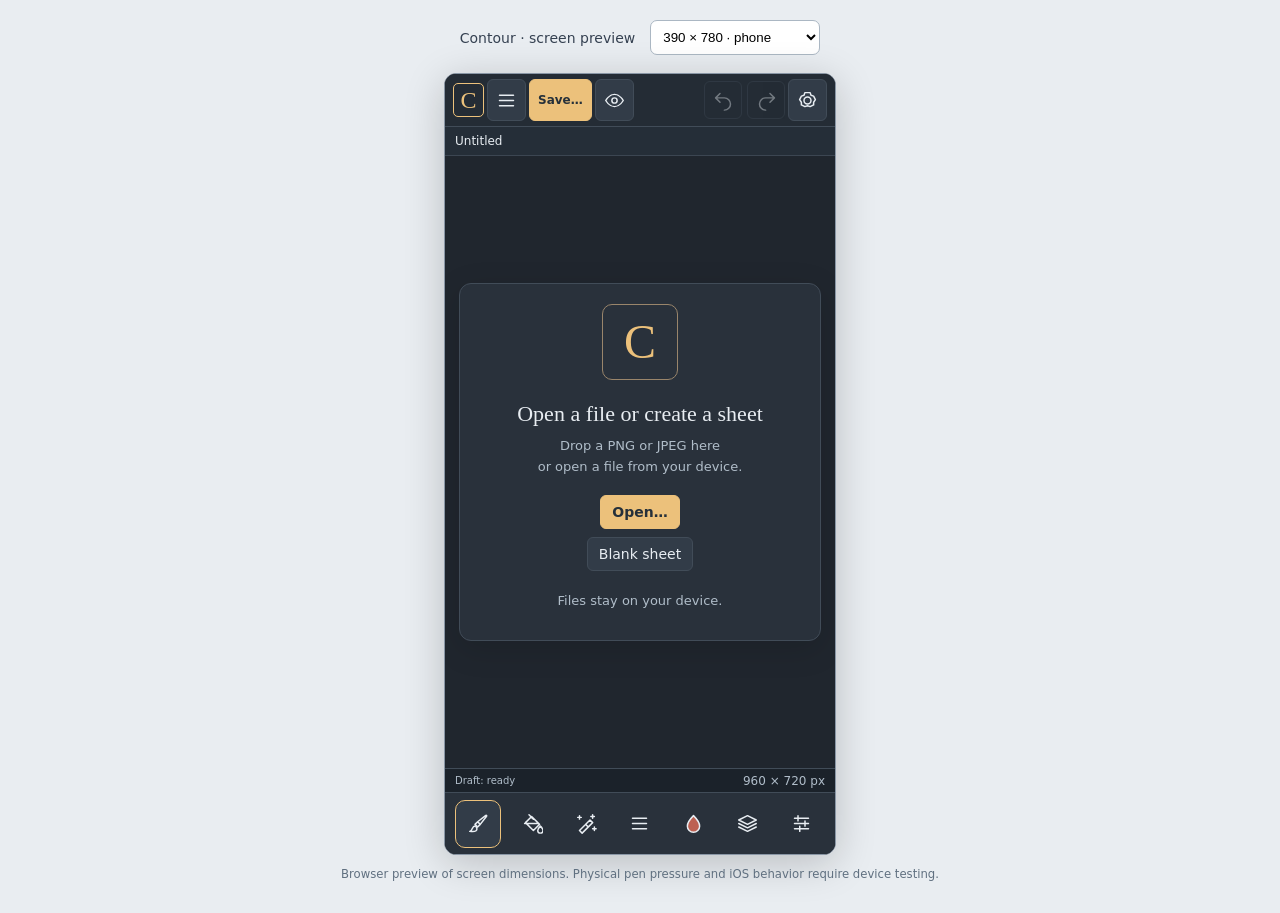
<file: tests/responsive-preview.html>
<!doctype html>
<html lang="en"><meta charset="utf-8"><meta name="viewport" content="width=device-width,initial-scale=1"><title>Contour · responsive preview</title>
<style>html{font:14px system-ui;background:#e9edf1;color:#354151}body{margin:0;padding:20px}header{display:flex;align-items:center;justify-content:center;gap:15px;margin-bottom:18px}select{padding:8px;border:1px solid #abb7c3;border-radius:7px;background:white}main{display:flex;justify-content:center}iframe{border:1px solid #8996a5;box-shadow:0 8px 40px #0003;background:#20262e;border-radius:12px;width:390px;height:780px;flex-shrink:0}small{display:block;text-align:center;padding:12px;color:#607080}</style>
<header><span>Contour · screen preview</span><select id="previewSize" aria-label="Preview size"><option value="360,740">360 × 740 · phone</option><option value="390,780" selected>390 × 780 · phone</option><option value="430,820">430 × 820 · phone</option><option value="740,360">740 × 360 · landscape</option><option value="768,900">768 × 900 · tablet</option><option value="1024,768">1024 × 768 · tablet</option><option value="1280,820">1280 × 820 · desktop</option></select></header>
<main><iframe id="editorPreview" src="../index.html" title="Contour editor"></iframe></main><small>Browser preview of screen dimensions. Physical pen pressure and iOS behavior require device testing.</small>
<script>document.getElementById('previewSize').onchange=e=>{const [w,h]=e.target.value.split(',');const f=document.getElementById('editorPreview');f.style.width=w+'px';f.style.height=h+'px';};</script></html>
</file>
<file: style.css>
:root{color-scheme:dark;--bg:#20262e;--panel:#29313b;--panel2:#323c48;--border:#414c58;--text:#e8edf2;--muted:#b0bdc9;--accent:#ecc17b;--ink:#25303a;font-family:system-ui,-apple-system,"Segoe UI",sans-serif;font-size:16px}*{box-sizing:border-box}body{margin:0;background:var(--bg);color:var(--text);height:100dvh;display:grid;grid-template-rows:auto auto minmax(0,1fr);overflow:hidden}button,input,select{font:inherit}button{border:1px solid var(--border);border-radius:6px;background:var(--panel2);color:var(--text);padding:8px 11px;font-size:.875rem;cursor:pointer;white-space:nowrap}button:hover{background:#424f5e;border-color:#778697}button:disabled{opacity:.4;cursor:default}button:focus-visible,input:focus-visible,select:focus-visible{outline:2px solid var(--accent);outline-offset:2px}button.accent{background:var(--accent);border-color:var(--accent);color:#25303a;font-weight:600}button.accent:hover{background:#f5d39c}input:not([type=checkbox]):not([type=range]):not([type=color]),select{color:var(--text);background:#202830;border:1px solid var(--border);border-radius:4px;padding:6px;font-size:.875rem;min-width:0}input[type=range]{width:100%;accent-color:var(--accent)}input[type=checkbox]{accent-color:var(--accent)}kbd{font:500 .75rem ui-monospace,monospace;color:var(--muted);white-space:nowrap}button kbd{margin-left:8px}.topbar{min-height:76px;display:flex;align-items:center;gap:24px;padding:14px 20px;border-bottom:1px solid var(--border);background:#242c35;flex-wrap:wrap}.brand{display:flex;align-items:center;gap:10px;min-width:204px;letter-spacing:.03em;font-size:1.25rem}.brand small{display:block;font-size:.75rem;font-weight:400;letter-spacing:0;color:var(--muted);margin-top:3px}.brand-mark{width:36px;height:39px;border:1px solid var(--accent);color:var(--accent);display:grid;place-items:center;font-family:Georgia,serif;font-size:1.7rem;border-radius:5px}.topbar nav,.file-actions{display:flex;gap:7px;align-items:center}.file-actions{margin-left:auto}.help-button{width:34px}.options-bar{display:flex;align-items:center;gap:16px;padding:10px 18px;background:var(--panel);border-bottom:1px solid var(--border);flex-wrap:wrap;font-size:.875rem}.options-bar label{display:flex;gap:7px;align-items:center;white-space:nowrap}.options-bar input[type=number]{width:58px}.options-bar input[type=range]{width:85px}.options-bar output{width:36px;font-size:.75rem;font-variant-numeric:tabular-nums}.history{display:flex;gap:5px;border-right:1px solid var(--border);padding-right:15px}.history button{padding:4px 8px;background:none}.workspace{display:grid;grid-template-columns:76px minmax(0,1fr) 276px;min-height:0;height:auto}.tools{padding:12px 7px;background:var(--panel);border-right:1px solid var(--border);overflow:auto}.tools button{position:relative;background:transparent;border-color:transparent;padding:6px 3px;width:60px;display:flex;flex-direction:column;align-items:center;margin-bottom:5px;min-height:55px}.tools button>span{font-size:1.5rem;line-height:1.4}.tools button small{font-size:.75rem}.tools button kbd{position:absolute;right:2px;top:2px;font-size:.75rem;color:#aab6c3}.tools button.selected{background:#405262;border-color:#8297a8}.tool-divider{height:1px;background:var(--border);margin:9px 4px}.canvas-area{min-width:0;min-height:0;display:flex;flex-direction:column;background:#1b222a}.document-bar{height:46px;flex-shrink:0;display:flex;gap:16px;align-items:center;padding:0 16px;background:#252e38;border-bottom:1px solid #3c4652;font-size:.875rem}.document-bar #docName{max-width:40%;overflow:hidden;text-overflow:ellipsis;white-space:nowrap}.document-bar #dirtyMark{color:var(--accent);font-size:.75rem}.view-controls{margin-left:auto;display:flex;align-items:center;gap:4px}.view-controls button{padding:4px 9px;background:transparent}.view-controls #zoom100{min-width:55px;font-variant-numeric:tabular-nums}#viewport{position:relative;overflow:auto;flex:1;min-height:0;touch-action:none;overscroll-behavior:contain;background-color:#1c242c;background-image:radial-gradient(#39424d .65px,transparent .65px);background-size:12px 12px}#canvasWrap{position:relative;margin:36px;box-shadow:0 4px 28px #0006;background-color:#f0f0f0;background-image:linear-gradient(45deg,#ddd 25%,transparent 25%),linear-gradient(-45deg,#ddd 25%,transparent 25%),linear-gradient(45deg,transparent 75%,#ddd 75%),linear-gradient(-45deg,transparent 75%,#ddd 75%);background-size:20px 20px;background-position:0 0,0 10px,10px -10px,-10px 0}canvas#display{display:block;width:100%;height:100%}canvas#overlay{position:absolute;inset:0;width:100%;height:100%;pointer-events:none}.statusbar{display:flex;align-items:center;gap:14px;min-height:34px;font-size:.75rem;padding:7px 13px;border-top:1px solid var(--border);color:var(--muted);flex-wrap:wrap}.statusbar #status{margin-right:auto;flex:1;min-width:120px}.statusbar #dimensions,.statusbar #selectionInfo{white-space:nowrap}.sidebar{background:var(--panel);border-left:1px solid var(--border);padding:17px 15px;overflow:auto}.sidebar section{padding-bottom:18px;margin-bottom:18px;border-bottom:1px solid var(--border)}.section-title{font-size:.875rem;display:flex;justify-content:space-between;align-items:center;margin-bottom:13px;font-weight:600}.section-title kbd{font-weight:400}.color-row{display:flex;gap:9px;align-items:center}.color-row input[type=color]{padding:0;border:0;width:47px;height:36px;cursor:pointer;background:none}.color-row #colorHex{width:110px;font-family:ui-monospace,monospace}.palette{display:grid;grid-template-columns:repeat(8,1fr);gap:6px;margin-top:12px}.palette button{width:100%;aspect-ratio:1;padding:0;min-height:21px;border:1px solid #ffffff3b;border-radius:4px}.palette button.active{outline:2px solid #fff;outline-offset:2px}.selection-panel p{color:var(--muted);font-size:.875rem;line-height:1.5;margin:0 0 12px}.button-stack{display:flex;flex-direction:column;gap:6px}.button-stack button{display:flex;justify-content:space-between;text-align:left;padding:8px}.selection-actions{display:flex;gap:7px;margin-top:8px}.selection-actions button{flex:1}.small-label{font-size:.875rem;display:flex;align-items:center;gap:5px;margin:13px 0}.small-label kbd{margin-left:auto}.outline-button{width:100%;white-space:normal;color:var(--accent);border-color:#897553;background:#363632}.section-title>button{padding:2px 10px;font-size:1.25rem}.layer-row{display:flex;gap:5px;align-items:center;padding:8px 5px;border:1px solid transparent;border-radius:5px;margin-bottom:4px;cursor:pointer}.layer-row.active{background:#3b4d5d;border-color:#71879a}.layer-row button{border:0;background:none;padding:2px;min-width:21px;color:var(--muted)}.layer-row button[aria-pressed=true]{color:var(--accent)}.layer-row img{width:34px;height:30px;object-fit:contain;image-rendering:auto;border:1px solid #ffffff38;background:#fff}.layer-name{font-size:.875rem;flex:1;overflow:hidden;text-overflow:ellipsis;white-space:nowrap;min-width:0}.layer-settings label{font-size:.875rem;display:flex;align-items:center;justify-content:space-between;gap:5px;flex-wrap:wrap;margin-top:12px}.layer-settings output{color:var(--muted);font-size:.75rem}.layer-settings select{width:138px}.layer-actions{display:flex;gap:4px;margin-top:12px}.layer-actions button{font-size:.75rem;padding:6px}.sidebar-note{font-size:.75rem;color:var(--muted);line-height:1.6}#welcome{position:absolute;inset:0;display:flex;flex-direction:column;align-items:center;justify-content:center;gap:10px;background:#1c242cf5;text-align:center;padding:25px}#welcome[hidden]{display:none}.welcome-symbol{font-family:Georgia,serif;font-size:3rem;color:var(--accent);border:1px solid #99856b;width:76px;height:76px;display:grid;place-items:center;border-radius:10px}#welcome h1{font:400 1.7rem Georgia,serif;margin:12px 0 0}#welcome p{font-size:1rem;color:var(--muted);line-height:1.6;margin:0 0 9px}#welcome .privacy{font-size:.75rem;margin-top:12px}dialog{max-width:min(620px,94vw);max-height:90dvh;overflow:auto;background:var(--panel);border:1px solid #6b7b8c;border-radius:12px;color:var(--text);padding:28px;box-shadow:0 20px 80px #0007}dialog::backdrop{background:#070d16b0}dialog h2{font:400 1.5rem Georgia,serif;margin:0 0 16px}dialog p{font-size:.95rem;line-height:1.6;color:var(--muted)}dialog label{display:flex;align-items:center;gap:9px;margin:16px 0;font-size:.875rem}dialog .size-fields{display:flex;gap:18px}dialog .size-fields label{display:flex;flex-direction:column;align-items:start}dialog .size-fields input{width:150px}dialog input[type=range]{max-width:240px}.dialog-actions{display:flex;justify-content:flex-end;gap:9px;margin-top:25px}.dialog-error{color:#ffb3a3}.shortcut-grid{display:grid;grid-template-columns:max-content 1fr;gap:12px 18px;margin:20px 0}.shortcut-grid kbd{color:var(--accent);font-size:.875rem}.shortcut-grid span{font-size:.875rem}.muted{font-size:.875rem!important;color:var(--muted)}[hidden]{display:none!important}@media(max-width:1120px){.topbar{gap:12px;padding:10px}.brand{min-width:165px}.brand small{font-size:.75rem}.topbar button kbd{display:none}.workspace{grid-template-columns:67px minmax(0,1fr) 250px}.tools{padding:10px 3px}.sidebar{padding:14px 10px}.options-bar{gap:10px}.document-bar{padding:0 8px}#dirtyMark{display:none!important}.history span{display:none}.file-actions{margin-left:0}}@media(max-width:760px){body{height:auto;display:block;overflow:auto}.topbar{gap:9px;align-items:center}.brand{width:100%}.topbar nav,.file-actions{flex-wrap:wrap}.topbar button{padding:6px 8px}.options-bar{padding:9px;gap:9px;font-size:.875rem}.options-bar input[type=range]{width:60px}.workspace{height:auto;min-height:75dvh;grid-template-columns:60px minmax(0,1fr)}.canvas-area{height:70dvh;min-height:440px}.tools button{width:52px}.sidebar{grid-column:1/-1;border-top:1px solid var(--border);border-left:0;display:grid;grid-template-columns:repeat(2,minmax(0,1fr));gap:15px}.sidebar section{min-width:0}.layer-panel{grid-column:1/-1}.sidebar-note{grid-column:1/-1}.button-stack button{font-size:.875rem;white-space:normal}.button-stack kbd{display:none}.document-bar{gap:5px}.document-bar #docName{max-width:35%}.view-controls{gap:2px}.view-controls button{padding:4px 6px}.shortcut-grid{grid-template-columns:1fr;gap:7px}.shortcut-grid span{margin-bottom:8px}.statusbar #selectionInfo{display:none}}@media(prefers-reduced-motion:no-preference){button{transition:background .12s,border-color .12s}}

.document-bar{position:relative}
.file-notice{position:absolute;z-index:20;top:calc(100% + 8px);left:8px;right:8px;max-height:min(180px,40dvh);overflow:auto;box-shadow:0 4px 18px #0005;border:1px solid #607d99;border-radius:8px;display:flex;align-items:center;gap:12px;flex-shrink:0;padding:12px 16px;border-bottom:1px solid #607d99;background:#293f52;font-size:.95rem;line-height:1.5}.file-notice.error{background:#53342f;border-color:#be7669;color:#ffe1da}.file-notice span{flex:1;overflow-wrap:anywhere}.file-notice button{padding:1px 9px;align-self:flex-start;background:transparent;border-color:currentColor;color:inherit;font-size:1.2rem}
.brush-smoothing{display:flex;flex-wrap:wrap;align-items:center;gap:7px;font-size:.875rem;margin-top:17px}.brush-smoothing output{margin-left:auto;color:var(--muted);font-size:.75rem}.brush-smoothing input{flex-basis:100%}.smoothing-hint{font-size:.75rem;color:var(--muted);line-height:1.5;margin:7px 0 0}

#canvasWrap.pixel-view canvas{image-rendering:pixelated}.view-controls select{width:96px;padding:4px 6px;background:transparent;font-variant-numeric:tabular-nums}.view-controls select option{background:#252e38}
#toolCursorLayer{position:absolute;inset:0;overflow:hidden;pointer-events:none}#toolCursor{position:absolute;pointer-events:none;border:1px solid #fff;box-shadow:0 0 0 1px #111;background:transparent}#toolCursor.round{border-radius:50%}

.brush-edge-option{margin-bottom:0}

.tools .tool-icon{display:block;width:25px;height:34px}#selectionOutline{position:absolute;inset:0;width:100%;height:100%;pointer-events:none;fill:none}#selectionOutline path{stroke-width:1.25;stroke-linejoin:miter}.selection-white{stroke:#fff}.selection-ants{stroke:#111;stroke-dasharray:5 5;animation:selection-march .8s linear infinite}@keyframes selection-march{to{stroke-dashoffset:-10}}.selection-outline-toggle{margin-top:8px;width:100%;font-size:.75rem}#toolCursor{border-color:var(--cursor-color,#fff);box-shadow:0 0 0 1px #fff,0 0 0 2px #111}#draftStatus{font-size:.75rem;white-space:nowrap}#draftStatus.error{color:#ffb3a3}.tools button.temporary{border-color:var(--accent);background:#405262}@media(prefers-reduced-motion:reduce){.selection-ants{animation:none}}

#viewport{outline:none}#viewport.keyboard-focus:focus-visible{outline:2px solid var(--accent);outline-offset:2px}

.tools .tool-group{position:relative;width:60px;margin-bottom:5px}.tools .tool-group>[data-tool]{margin-bottom:0}.tools .tool-menu-arrow{position:absolute;right:1px;bottom:1px;display:grid;place-items:center;width:20px;height:20px;min-height:0;margin:0;padding:0;border-radius:3px;font-size:.9rem;background:var(--panel2);border:1px solid var(--border)}.tools .tool-menu-arrow.selected{background:#405262;border-color:#8297a8}.tool-menu{position:fixed;z-index:50;width:min(290px,calc(100vw - 16px));padding:5px;background:var(--panel);border:1px solid #8297a8;border-radius:7px;box-shadow:0 8px 24px #0007}.tool-menu button{width:100%;display:flex;align-items:center;gap:10px;text-align:left;white-space:normal;background:transparent;border-color:transparent;padding:10px 8px}.tool-menu button[aria-checked=true]{background:#405262}.tool-menu button small{display:block;font-size:.75rem;color:var(--muted);line-height:1.4;margin-top:3px}.mode-icon{font-size:1.4rem}.mode-check{margin-left:auto;color:var(--accent);visibility:hidden}.tool-menu button[aria-checked=true] .mode-check{visibility:visible}.selection-mode-label{padding:5px 9px;border:1px solid var(--border);border-radius:4px;color:var(--muted);white-space:nowrap}@media(max-width:760px){.tools .tool-group{width:52px}}

/* Compact editor panels, 0.2 */
.topbar{min-height:60px;padding:9px 16px;gap:18px}.brand{min-width:220px}.topbar nav>button[data-icon]{padding:7px;width:38px;height:36px}.topbar svg,.history svg,.palette-controls svg{width:20px;height:20px;display:block}.workspace{grid-template-columns:62px minmax(0,1fr) 268px}.tools{padding:10px 5px}.tools button{width:50px;height:47px;min-height:47px;padding:9px;margin-bottom:6px;display:grid;place-items:center}.tools .tool-icon{width:25px;height:25px}.tools button kbd{top:1px;right:2px;font-size:10px}.tools .tool-group{width:50px;margin-bottom:6px}.tools .tool-menu-arrow{right:0;bottom:0;width:16px;height:15px;min-height:15px;border:0;font-size:11px;padding:0}.tool-group>[data-tool] .tool-icon{transform:translate(-2px,-2px)}.tool-menu{width:235px}.tool-menu button kbd{margin-left:auto}.tool-menu button[aria-checked=true]:before{content:'✓';color:var(--accent)}.options-bar{min-height:49px;padding:8px 12px;gap:14px;overflow-x:auto;flex-wrap:nowrap}.option-group{display:flex;gap:14px;align-items:center}.options-bar label{font-size:12px}.options-bar button{padding:5px 8px}.history button{padding:4px}.options-bar input[type=number]{width:65px}.options-bar #transformWidth,.options-bar #transformHeight,.options-bar #cropWidth,.options-bar #cropHeight{width:73px}.sidebar{padding:14px 12px}.sidebar section{padding-bottom:16px;margin-bottom:16px}.section-title{margin-bottom:10px}.palette-controls{display:flex;gap:5px;margin-top:12px}.palette-controls select{flex:1;width:0}.palette-controls button{padding:4px 7px}.selection-combine{display:flex;gap:4px;margin-left:auto}.selection-panel .section-title{gap:9px}.selection-combine button{padding:2px 9px;font-size:17px}.selection-combine button[aria-pressed=true]{background:var(--accent);color:var(--ink);border-color:var(--accent)}.selection-actions{margin-top:0}.statusbar{justify-content:space-between;min-height:30px}.sr-only{position:absolute;width:1px;height:1px;overflow:hidden;clip-path:inset(50%);white-space:nowrap}.palette-editor{display:grid;grid-template-columns:repeat(6,1fr);gap:10px;margin:16px 0}.palette-editor>div{display:flex;gap:2px}.palette-editor input[type=color]{width:36px;height:32px;border:0;padding:0;background:none}.palette-editor button{padding:0 4px;background:transparent}.palette-editor~button{font-size:13px}#paletteName{width:250px}.document-bar{height:40px}#saveFormat{min-width:220px}#welcome h1{font-size:1.5rem}#cropOptions,#transformOptions{gap:10px}@media(max-width:1120px){.file-actions{margin-left:auto}.brand{min-width:190px}.workspace{grid-template-columns:60px minmax(0,1fr) 240px}.tools .tool-group{width:50px}}@media(max-width:760px){.brand{width:auto;min-width:140px;font-size:1rem}.brand small{display:none}.topbar{gap:8px;flex-wrap:wrap}.file-actions{margin-left:auto}.workspace{grid-template-columns:60px minmax(0,1fr)}.sidebar{display:grid;grid-template-columns:repeat(2,minmax(0,1fr))}.options-bar{position:relative}.tool-menu{max-width:calc(100vw - 16px)}}
/* Themes and editing controls, 0.3 */
:root[data-theme=light]{color-scheme:light;--bg:#e5e8eb;--panel:#f5f6f7;--panel2:#e7ebef;--border:#c5cdd6;--text:#27323d;--muted:#627180;--accent:#dba653;--ink:#27323d}
:root[data-theme=light] body{background:var(--bg)}:root[data-theme=light] .topbar,:root[data-theme=light] .document-bar{background:#f1f3f5;border-color:var(--border)}:root[data-theme=light] .canvas-area{background:#e4e8ed}:root[data-theme=light] #viewport{background-color:#dfe5eb;background-image:radial-gradient(#bbc5d0 .65px,transparent .65px)}:root[data-theme=light] #welcome{background:#edf1f5f5}:root[data-theme=light] input:not([type=checkbox]):not([type=range]):not([type=color]),:root[data-theme=light] select{background:#fff;color:var(--text)}:root[data-theme=light] button:hover{background:#d8e0e8;border-color:#99a9ba}:root[data-theme=light] button.accent:hover{background:#edbd72}:root[data-theme=light] .tools button.selected,:root[data-theme=light] .layer-row.active,:root[data-theme=light] .tool-menu button[aria-checked=true]{background:#dce8f0;border-color:#8ba5ba}:root[data-theme=light] .file-notice{background:#dbe8f2;color:#273b4d}:root[data-theme=light] .file-notice.error{background:#f7dcd5;color:#6c3327}:root[data-theme=light] .dialog-error,:root[data-theme=light] #draftStatus.error{color:#a13727}:root[data-theme=light] .view-controls select option{background:#fff}:root[data-theme=light] .tool-menu{border-color:#8fa1b4}
body,.topbar,.options-bar,.sidebar,.document-bar,.canvas-area,#viewport,#welcome,dialog,button,input,select{transition:background-color .22s ease,color .22s ease,border-color .22s ease}button#themeToggle{height:36px;width:36px;padding:7px}.topbar nav>button[data-icon]{flex-shrink:0}.topbar{gap:14px}.topbar nav{gap:5px}.brand{min-width:205px}
#toolCursor{border:0;box-shadow:none}#toolCursor.eraser-preview{border:1px solid var(--cursor-color);box-shadow:0 0 0 1px #111;background:transparent}#canvasHandles{position:absolute;inset:0;pointer-events:none;z-index:8}#canvasHandles button{position:absolute;padding:0;width:12px;height:12px;min-height:0;border-radius:2px;border:1px solid #24313e;background:#f8fafc;pointer-events:auto}#canvasHandles [data-canvas-edge=e]{right:-7px;top:50%;cursor:ew-resize}#canvasHandles [data-canvas-edge=s]{bottom:-7px;left:50%;cursor:ns-resize}#canvasHandles [data-canvas-edge=se]{right:-7px;bottom:-7px;cursor:nwse-resize}#canvasSizePreview{position:absolute;left:0;top:0;pointer-events:none;border:2px dashed #c19655;z-index:7;background:#fff2}#maskOutline{position:absolute;inset:0;width:100%;height:100%;pointer-events:none;fill:none}#maskOutline path{stroke:#987bd6;stroke-width:1.4;stroke-dasharray:3 3}.layer-title-actions{display:flex;align-items:center;gap:5px}.layer-title-actions button{padding:3px 7px}.layer-title-actions svg{width:17px;height:17px}.layer-row .mask-button{font-size:15px;padding:0 3px}.layer-row .mask-button[aria-pressed=true]{color:#b79bea;background:#8061ae33}.ratio-menu{width:170px}.ratio-menu button{gap:13px;padding:7px 9px}.ratio-icon{width:28px;height:26px;flex-shrink:0}.ratio-menu small{display:block;padding:5px 9px;color:var(--muted)}#cropRatioButton{display:flex;gap:7px;align-items:center}#cropRatioButton svg{width:22px;height:20px}#pathHint{color:var(--muted);font-size:12px;white-space:nowrap}.empty-slot{background:repeating-conic-gradient(#91a0b522 0% 25%,transparent 0% 50%) 50% / 10px 10px!important;color:var(--muted)}.palette-editor{grid-template-columns:repeat(8,1fr);gap:7px}.palette-editor button.palette-slot{width:36px;height:32px;padding:0;min-width:0}.palette-slot.selected{outline:2px solid var(--accent);outline-offset:2px}.palette-workbench{display:flex;gap:22px}.palette-workbench>div:first-child{width:230px}.palette-workbench label{margin:8px 0}.palette-value-controls{display:flex;flex-direction:column;gap:4px;align-items:stretch}.palette-value-controls input[type=color]{width:52px;height:30px;border:0;padding:0;background:none}.palette-value-controls input#paletteHex{width:105px;font-family:ui-monospace,monospace}.palette-value-controls button{padding:5px 8px;font-size:12px}#paletteColorField{position:relative;width:230px;height:165px;border-radius:5px;border:1px solid var(--border);touch-action:none;background:linear-gradient(to bottom,transparent,#000),linear-gradient(to right,#fff,transparent),hsl(var(--hue,0) 100% 50%)}#paletteColorMarker{position:absolute;border:2px solid #fff;box-shadow:0 0 0 1px #111;width:10px;height:10px;border-radius:50%;transform:translate(-50%,-50%);pointer-events:none}.hue-label{display:flex;flex-direction:column;align-items:stretch!important;gap:3px}#paletteHue{appearance:none;height:10px;border-radius:5px;background:linear-gradient(to right,#f00,#ff0,#0f0,#0ff,#00f,#f0f,#f00);margin:4px 0}#paletteHue::-webkit-slider-thumb{appearance:none;width:12px;height:17px;border:2px solid #fff;border-radius:3px;background:#333;box-shadow:0 0 0 1px #111}#morePaletteSlots{margin-top:12px;font-size:12px}#paletteDialog{min-width:450px}.canvas-size-note{color:var(--muted)}@media(max-width:760px){.brand{min-width:120px}.brand small{display:none}#paletteDialog{min-width:0}.palette-workbench{gap:12px;flex-wrap:wrap}.topbar .file-actions{gap:5px}.topbar #extractOutline{font-size:12px}.palette-editor{grid-template-columns:repeat(8,1fr)}.palette-editor button.palette-slot{width:30px}}
@media(prefers-reduced-motion:reduce){body,.topbar,.options-bar,.sidebar,.document-bar,.canvas-area,#viewport,#welcome,dialog,button,input,select{transition:none}}

#rotationHandle{position:absolute;z-index:9;width:22px;height:22px;min-width:0;padding:0;border-radius:50%;transform:translate(-50%,-50%);background:#f5d59a;color:#222;border:1px solid #222;cursor:grab;font-size:18px;line-height:20px} #rotationHandle:active{cursor:grabbing}

#quickShapeHint{font-size:12px;color:var(--accent);white-space:nowrap}#closePath[aria-pressed=true]{border-color:var(--accent);color:var(--accent)}#quickShapeControl{cursor:help;white-space:nowrap}

/* Center the document without making zoomed canvas edges unreachable. */
#canvasStage{display:grid;place-items:center;width:max-content;min-width:100%;min-height:100%;padding:36px}
#canvasWrap{margin:0}
#viewport:has(#welcome:not([hidden])) #canvasStage{visibility:hidden}
#welcome{background:var(--bg);padding:32px}
#welcome .welcome-card{display:flex;flex-direction:column;align-items:center;gap:10px;width:min(100%,520px);padding:32px 24px;background:var(--panel);border:1px solid var(--border);border-radius:12px;box-shadow:0 8px 32px #0002}
#welcome h1{max-width:360px;line-height:1.3}
:root[data-theme=light] #welcome{background:var(--bg)}
.layer-background-action{margin-top:16px;padding-top:16px;border-top:1px solid var(--border)}
#extractOutline{width:100%;padding:10px 12px;text-align:center}
@media(max-width:760px){#welcome{padding:20px}#welcome .welcome-card{padding:24px 16px}}

/* Drawing tools, reference window and project preview. */
.option-hint{font-size:12px;color:var(--muted)}#fillGap{width:52px}#shapeFillColor{width:34px;height:28px;padding:2px}#polygonSides{width:52px}.tools button[aria-pressed=true],#mirrorView[aria-pressed=true]{background:var(--accent);color:#20262c;border-color:var(--accent)}#canvasWrap.mirrored{transform:scaleX(-1)}.view-controls #mirrorView svg{width:18px;height:18px}.recent-colors{display:grid;grid-template-columns:repeat(10,1fr);gap:4px;margin-top:9px;padding-top:9px;border-top:1px solid var(--border)}.recent-colors button{height:20px;padding:0;min-width:0;border:1px solid #ffffff38}.layer-row{user-select:none}.layer-row.dragging{opacity:.45}.layer-row.drop-above{box-shadow:0 -2px var(--accent)}.layer-row.drop-below{box-shadow:0 2px var(--accent)}.layer-row .alpha-lock{font-size:14px;padding:0 2px;min-width:19px}.layer-merge-actions{display:flex;gap:5px;margin-top:7px}.layer-merge-actions button{flex:1;font-size:11px;padding:5px}.gradient-palette{margin-top:14px;font-size:13px}.gradient-controls{display:flex;gap:12px;align-items:center;flex-wrap:wrap}.gradient-controls input[type=color]{width:45px;height:30px;padding:0}.preset-controls{display:flex;align-items:center;gap:7px}.preset-controls label{flex:1}.preset-controls select{max-width:220px}.preset-controls button{padding:5px 9px}.preset-controls svg{width:16px;height:16px}.preset-note{margin-top:0}.project-preview{display:flex;gap:18px;align-items:center;min-width:370px}.project-preview img{width:230px;max-height:250px;object-fit:contain;background:repeating-conic-gradient(#9993 0% 25%,transparent 0% 50%) 50% / 12px 12px;border:1px solid var(--border)}#projectPreviewName{overflow-wrap:anywhere;color:var(--text)}.reference-window{position:fixed;right:290px;top:145px;width:350px;height:330px;min-width:260px;min-height:150px;max-width:90vw;max-height:80vh;background:var(--panel);border:1px solid var(--border);border-radius:9px;z-index:40;box-shadow:0 10px 35px #0006;resize:both;overflow:hidden;display:flex;flex-direction:column}.reference-window header{display:flex;align-items:center;gap:5px;cursor:move;background:var(--input);padding:5px 8px;touch-action:none;user-select:none}.reference-window header span{flex:1;font-size:13px}.reference-window header button{padding:1px 8px;min-height:25px}#referenceBody{min-height:0;flex:1;display:flex;flex-direction:column}.reference-controls{display:flex;gap:4px;align-items:center;padding:6px;flex-wrap:wrap}.reference-controls button{padding:3px 6px;font-size:12px}.reference-controls button svg{width:16px;height:16px}.reference-controls label{font-size:11px;display:flex;align-items:center;gap:3px}.reference-controls input{margin:0}#referenceViewport{overflow:auto;flex:1;min-height:0;display:grid;place-items:center;background:var(--canvas-bg,#17212a)}#referenceViewport canvas{grid-area:1/1;cursor:crosshair;image-rendering:pixelated}#referenceEmpty{padding:20px;color:var(--muted);font-size:13px;text-align:center}#referenceError{font-size:12px;padding:0 9px}.reference-window.minimized{height:auto!important;min-height:0;resize:none}.reference-window.minimized #referenceBody{display:none}.reference-controls button[aria-pressed=true]{border-color:var(--accent);color:var(--accent)}@media(max-width:760px){.reference-window{right:12px;top:140px;width:300px}.project-preview{min-width:0;flex-direction:column}.options-bar{overflow:auto}.recent-colors{grid-template-columns:repeat(10,1fr)}}

#mirroredToolCursor{position:absolute;pointer-events:none;border:0;box-shadow:none}#mirroredToolCursor.round{border-radius:50%}#mirroredToolCursor.eraser-preview{border:1px solid #fff;box-shadow:0 0 0 1px #111}

/* Responsive workspace: a manual layout always overrides viewport heuristics. */
:root[data-layout] body{height:100dvh;min-height:0;overflow:hidden;display:grid;grid-template-rows:auto auto minmax(0,1fr)}
:root[data-layout] .topbar{min-height:54px;padding:6px 12px;flex-wrap:nowrap;gap:8px}
:root[data-layout] .brand{min-width:0;width:auto;font-size:18px;margin-right:auto}.brand small{display:none}
:root[data-layout] .topbar nav{flex-wrap:nowrap;gap:5px}.topbar .history{margin:0;padding:0;border:0}.topbar>button,.topbar nav>button{height:38px;min-width:38px;padding:8px}
.topbar svg,#mobileDock svg,.interface-menu svg,.touch-commands svg{width:21px;height:21px;fill:none;stroke:currentColor;stroke-width:1.7;stroke-linecap:round;stroke-linejoin:round;display:block}
.interface-menu{position:fixed;z-index:60;width:230px;max-height:calc(100dvh - 80px);overflow:auto;display:flex;flex-direction:column;gap:4px;background:var(--panel);padding:8px;border:1px solid var(--border);border-radius:10px;box-shadow:0 8px 30px #0006}
.interface-menu button{display:flex;align-items:center;gap:10px;text-align:left;min-height:42px;background:transparent;border-color:transparent}.interface-menu button:after{content:attr(aria-label);white-space:normal}.interface-menu #fit:after,.interface-menu #zoomOut:after,.interface-menu #zoomIn:after{content:none}.interface-menu select{width:100%}
:root[data-layout=desktop] .workspace{grid-template-columns:58px minmax(80px,1fr) 260px;min-height:0;height:auto}
:root[data-layout=desktop] .canvas-area{height:auto;min-height:0}
:root[data-layout=desktop] .sidebar{display:block;grid-column:auto;padding:12px;min-width:0;border-left:1px solid var(--border);border-top:0}
:root[data-layout=desktop] .tools{padding:8px 4px;overflow:auto}:root[data-layout=desktop] .tools .tool-group{width:48px}
:root[data-layout=desktop] .tools button{width:48px}
:root[data-layout] .document-bar{height:34px;padding:0 12px}.document-bar #docName{max-width:100%;flex:1}.view-controls{display:none}
:root[data-layout] .options-bar{padding:7px 12px;min-height:44px}.options-bar .history{display:none}
#quickShapeControl{display:none!important}.option-hint{display:none}
.compact-actions>summary{cursor:pointer;color:var(--muted);font-size:13px;list-style:none;padding:8px;border:1px solid var(--border);border-radius:6px;user-select:none}.compact-actions>summary::-webkit-details-marker{display:none}
.palette-extras{position:relative}.palette-extras[open]{z-index:20}.palette-extras[open]>button{display:inline-flex;margin:3px}.palette-extras>summary{padding:5px 9px;font-size:18px;line-height:20px}.palette-controls{align-items:flex-start}
.layer-extras{margin-top:12px}.layer-extras[open]>summary{margin-bottom:8px}.layer-extras .layer-actions{flex-wrap:wrap;margin-top:0}.layer-extras .layer-merge-actions{flex-wrap:wrap}
.selection-panel:not(.relevant){display:none}.selection-actions{flex-wrap:wrap}.selection-actions button{flex:1 0 40%;white-space:normal;font-size:12px}#moveSelection[aria-pressed=true]{background:var(--accent);color:var(--ink)}
.touch-commands{display:flex;gap:6px}.touch-commands button{padding:7px}.touch-commands [aria-pressed=true]{background:var(--accent);color:var(--ink)}
#mobileDock{display:none}#mobilePanel{position:fixed;z-index:45;bottom:calc(62px + env(safe-area-inset-bottom));left:8px;right:8px;max-height:55dvh;overflow:auto;background:var(--panel);border:1px solid var(--border);border-radius:14px 14px 6px 6px;padding:0 14px 14px;box-shadow:0 -8px 35px #0004;overscroll-behavior:contain}
#mobilePanel.expanded{max-height:calc(100dvh - 120px - env(safe-area-inset-bottom))}
.mobile-panel-heading{position:sticky;top:0;background:var(--panel);display:flex;align-items:center;gap:10px;padding:7px 0;border-bottom:1px solid var(--border);z-index:2;margin-bottom:12px}.mobile-panel-heading span{flex:1;font-size:14px}.mobile-panel-heading button{min-width:40px;min-height:40px;padding:3px 10px;font-size:20px;background:transparent;border:0}
#mobilePanel section{padding-bottom:0;margin-bottom:0;border-bottom:0}#mobilePanel .section-title{display:none}
#mobilePanel .tools{display:grid;grid-template-columns:repeat(5,minmax(0,1fr));gap:6px;padding:0;border:0;background:none;overflow:visible}
#mobilePanel .tools>.tool-divider{display:none}#mobilePanel .tools .tool-group{width:100%;margin:0}#mobilePanel .tools button{width:100%;height:52px;margin:0;min-height:52px}#mobilePanel .tools .tool-menu-arrow{width:26px;height:24px;min-height:24px;right:-2px;bottom:-3px}
#mobilePanel .options-bar{display:flex;flex-wrap:wrap;overflow:visible;gap:14px;padding:0;border:0;background:none;min-height:0}#mobilePanel .option-group{flex-wrap:wrap;gap:12px}#mobilePanel .options-bar label{font-size:14px}#mobilePanel .options-bar input[type=range]{width:130px}
#mobilePanel .options-bar button{min-height:40px}#mobilePanel .selection-panel{margin-top:14px}#mobilePanel .selection-combine{margin:0}#mobilePanel .selection-panel .section-title{display:flex;font-size:0;justify-content:flex-end}#mobilePanel .selection-panel kbd{display:none}
.settings-grid{display:grid;grid-template-columns:1fr 1fr;gap:4px 18px}.settings-grid label{justify-content:space-between;align-items:center;flex-wrap:wrap;font-size:13px;margin:9px 0}.settings-grid select{max-width:185px}.settings-grid input[type=number]{width:65px}.settings-grid label:has(input[type=checkbox]){justify-content:flex-start}.settings-grid~details{padding:12px 0;border-top:1px solid var(--border)}#settingsDialog{width:min(620px,calc(100vw - 24px))}#settingsDialog p{font-size:13px}
#touchLoupe{position:fixed;z-index:44;width:120px;height:120px;border:2px solid var(--accent);border-radius:50%;box-shadow:0 4px 15px #0007;pointer-events:none;background:var(--panel);image-rendering:pixelated}.touch-hint{position:fixed;z-index:70;bottom:90px;left:16px;right:16px;background:var(--panel2);border:1px solid var(--border);border-radius:8px;padding:12px;font-size:13px;pointer-events:none}
:root[data-crosshair=true] #toolCursor:after{content:'+';position:absolute;left:50%;top:50%;transform:translate(-50%,-50%);font-size:16px;color:#fff;text-shadow:0 0 2px #000}
:root[data-grid=false] #viewport{background-image:none}
:root[data-density=large] button{min-height:44px}:root[data-density=large] .layer-row{min-height:54px}
.layer-drag{touch-action:none;cursor:grab!important;font-size:16px}.layer-row.touch-dragging{border-color:var(--accent);background:var(--panel2)}
:root[data-layout=mobile] body{grid-template-rows:auto minmax(0,1fr) auto;padding-top:env(safe-area-inset-top)}
:root[data-layout=mobile] .topbar{grid-row:1;padding:5px 8px;gap:3px;min-height:50px}
:root[data-layout=mobile] .brand{font-size:0;margin:0;gap:0}.brand-mark{width:31px;height:34px;font-size:24px}
:root[data-layout=mobile] .topbar nav{gap:3px;margin-right:auto}:root[data-layout=mobile] .topbar nav>button,:root[data-layout=mobile] .topbar>button{min-width:38px;height:42px;padding:8px}
:root[data-layout=mobile] #saveProject{font-size:12px;padding:8px!important}
:root[data-layout=mobile] body>.options-bar{display:none}
:root[data-layout=mobile] .workspace{grid-row:2;display:block;height:auto;min-height:0;overflow:hidden}
:root[data-layout=mobile] .canvas-area{height:100%;min-height:0}:root[data-layout=mobile] .workspace>.tools,:root[data-layout=mobile] .workspace>.sidebar{display:none}
:root[data-layout=mobile] .document-bar{height:29px;font-size:12px;padding:0 10px}:root[data-layout=mobile] .statusbar{min-height:24px;padding:4px 10px;flex-wrap:nowrap;gap:8px}
:root[data-layout=mobile] #draftStatus{overflow:hidden;text-overflow:ellipsis;max-width:65%;font-size:10px}
:root[data-layout=mobile] #mobileDock{grid-row:3;display:flex;align-items:center;justify-content:space-around;gap:3px;padding:6px 8px calc(6px + env(safe-area-inset-bottom));min-height:62px;background:var(--panel);border-top:1px solid var(--border)}
#mobileDock button{width:44px;min-width:0;height:46px;padding:10px;border:0;background:transparent;display:grid;place-items:center;border-radius:9px}#mobileDock button[aria-pressed=true]{background:var(--panel2);outline:1px solid var(--accent)}#mobileDock #mobileColor svg{fill:var(--chosen-color);stroke:var(--text)}
:root[data-layout=mobile] #canvasStage{padding:24px}:root[data-layout=mobile] #welcome{padding:14px}:root[data-layout=mobile] #welcome .welcome-card{padding:20px 14px;gap:8px}:root[data-layout=mobile] #welcome h1{font-size:22px}:root[data-layout=mobile] #welcome p{font-size:13px}
:root[data-layout=mobile] dialog{width:calc(100vw - 20px);max-width:620px;max-height:calc(100dvh - 24px);padding:18px}
:root[data-layout=mobile] dialog button{min-height:42px}:root[data-layout=mobile] .dialog-actions{flex-wrap:wrap;margin-top:18px}
:root[data-layout=mobile] .settings-grid{grid-template-columns:1fr}:root[data-layout=mobile] dialog .size-fields{gap:10px}:root[data-layout=mobile] dialog .size-fields input{width:100%;max-width:145px}
:root[data-layout=mobile] .palette-workbench{flex-wrap:wrap}:root[data-layout=mobile] .palette-editor{grid-template-columns:repeat(8,minmax(0,1fr));gap:5px}:root[data-layout=mobile] .palette-editor button.palette-slot{width:100%;height:34px}:root[data-layout=mobile] #paletteName{max-width:65%}
:root[data-layout=mobile] .project-preview{min-width:0;flex-direction:column}:root[data-layout=mobile] .shortcut-grid{grid-template-columns:1fr}
:root[data-layout=mobile] .layer-row{min-height:48px}:root[data-layout=mobile] .layer-row button{min-width:28px;min-height:36px}:root[data-layout=mobile] .palette button{min-height:30px}
:root[data-layout=mobile] .tool-menu{max-height:calc(100dvh - 100px);overflow:auto}
:root[data-layout=mobile] .reference-window{right:8px;left:auto;top:90px;width:min(320px,calc(100vw - 16px));max-height:65dvh;min-width:0}
@media(max-width:520px){:root[data-layout=desktop] .brand{font-size:0;gap:0}:root[data-layout=desktop] .workspace{grid-template-columns:52px minmax(60px,1fr) 220px}:root[data-layout=desktop] .sidebar{padding:8px}:root[data-layout=desktop] .topbar{padding:5px;gap:3px}:root[data-layout=desktop] .topbar nav{gap:3px}.settings-grid{grid-template-columns:1fr}}
@media(pointer:coarse){.tool-menu button{min-height:44px}.selection-combine button{min-height:40px;min-width:40px}.layer-drag{min-width:28px}}

.touch-commands{display:none}:root[data-layout=mobile] .touch-commands{display:flex}
#mobilePanel .tools button kbd{display:none}
#mobilePanel .layer-title-actions{display:flex!important}
@media(pointer:coarse){.touch-commands{display:flex}}

:root[data-layout=desktop] .tools .tool-menu-arrow{width:18px;height:18px;min-height:18px}
.topbar .history button{min-width:38px;min-height:38px;display:grid;place-items:center}
#mobilePanel .layer-panel>.section-title{display:flex;font-size:0;justify-content:flex-end}

/* The editor owns zoom; scrollable panels retain one-finger scrolling. */
html,body{touch-action:pan-y;overscroll-behavior:none;-webkit-user-select:none;user-select:none;-webkit-touch-callout:none}
button,summary,label,.layer-row,canvas,#viewport{-webkit-user-select:none;user-select:none;-webkit-touch-callout:none}
input,textarea,[contenteditable]:not([contenteditable="false"]){-webkit-user-select:text;user-select:text;-webkit-touch-callout:default}
.sidebar,.tools,.interface-menu,#mobilePanel,dialog{touch-action:pan-y;overscroll-behavior:contain}
#viewport,#referenceViewport,#referenceCanvas,.touch-commands button{touch-action:none}
@media (any-pointer:coarse){input:not([type=checkbox]):not([type=range]):not([type=color]),select,textarea{font-size:16px!important}}
</file>
